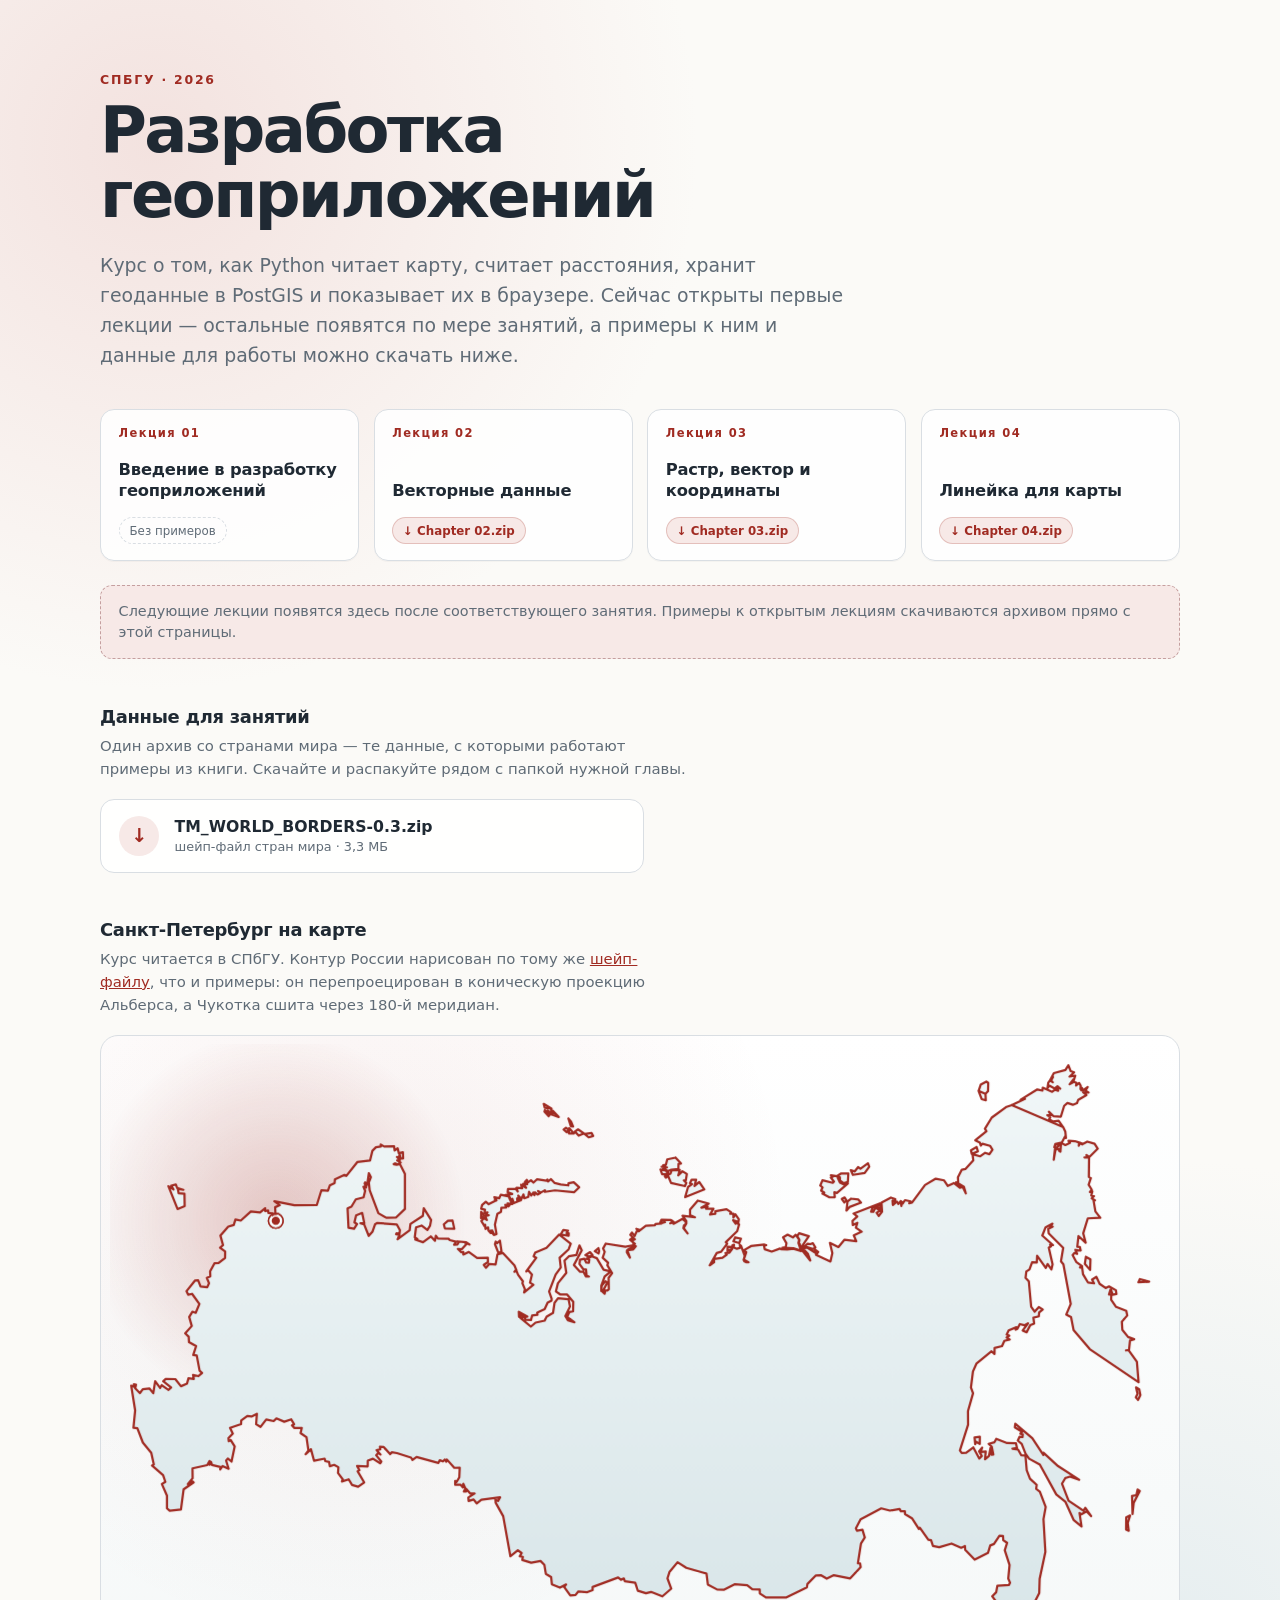
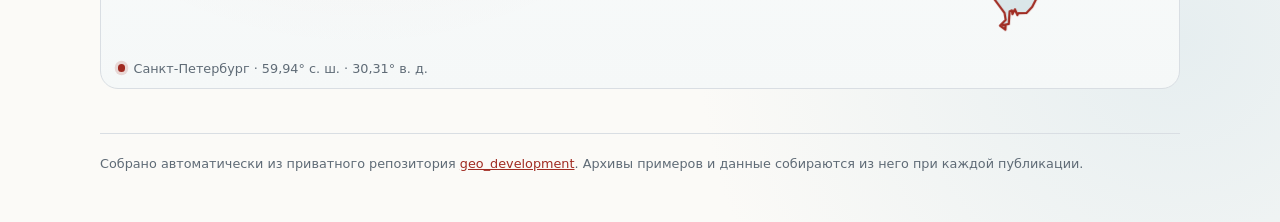
<file: index.html>
<!doctype html>
<html lang="ru">
<head>
  <meta charset="utf-8">
  <meta name="viewport" content="width=device-width, initial-scale=1">
  <title>Разработка геоприложений — презентации</title>
  <style>
    :root {
      color-scheme: light;
      --ink: #1f2933;
      --muted: #5f6b76;
      --line: #d9dee3;
      --accent: #a02b22;
      --accent-soft: #f7e9e7;
      --paper: #fbfaf7;
      --card: #ffffff;
    }
    * { box-sizing: border-box; }
    body {
      margin: 0;
      min-height: 100vh;
      font-family: ui-sans-serif, system-ui, -apple-system, "Segoe UI", Roboto, sans-serif;
      color: var(--ink);
      background:
        radial-gradient(circle at 12% 8%, #f3e2df 0, transparent 34rem),
        radial-gradient(circle at 92% 90%, #e6eef0 0, transparent 30rem),
        var(--paper);
    }
    main {
      width: min(1080px, calc(100% - 2.5rem));
      margin: 0 auto;
      padding: 4.5rem 0 3rem;
    }
    .kicker {
      margin: 0 0 .7rem;
      font-size: .78rem;
      font-weight: 700;
      letter-spacing: .14em;
      text-transform: uppercase;
      color: var(--accent);
    }
    h1 {
      margin: 0;
      max-width: 18ch;
      font-size: clamp(2.1rem, 5vw, 4rem);
      line-height: 1.02;
      letter-spacing: -.04em;
    }
    .lead {
      max-width: 62ch;
      margin: 1.3rem 0 0;
      font-size: clamp(1rem, 1.6vw, 1.18rem);
      line-height: 1.6;
      color: var(--muted);
    }
    .grid {
      display: grid;
      grid-template-columns: repeat(auto-fit, minmax(250px, 1fr));
      gap: .9rem;
      margin-top: 2.4rem;
    }
    .card {
      display: flex;
      flex-direction: column;
      min-height: 8.5rem;
      padding: 1.05rem 1.1rem 1rem;
      background: color-mix(in srgb, var(--card) 88%, transparent);
      border: 1px solid var(--line);
      border-radius: 14px;
      box-shadow: 0 1px 0 rgba(31, 41, 51, .03);
      transition: transform .18s ease, border-color .18s ease, box-shadow .18s ease;
    }
    .card:hover, .card:focus-within {
      transform: translateY(-2px);
      border-color: color-mix(in srgb, var(--accent) 45%, var(--line));
      box-shadow: 0 8px 24px rgba(31, 41, 51, .08);
      outline: none;
    }
    .card-link {
      display: flex;
      flex: 1;
      flex-direction: column;
      text-decoration: none;
      color: inherit;
    }
    .card-link:focus-visible {
      outline: 2px solid color-mix(in srgb, var(--accent) 55%, transparent);
      outline-offset: 4px;
      border-radius: 6px;
    }
    .num {
      font-size: .72rem;
      font-weight: 700;
      letter-spacing: .12em;
      color: var(--accent);
    }
    .name {
      margin-top: auto;
      padding-top: 1.2rem;
      font-size: 1.02rem;
      font-weight: 650;
      line-height: 1.28;
      letter-spacing: -.012em;
    }
    .chips {
      display: flex;
      flex-wrap: wrap;
      gap: .4rem;
      margin-top: 1rem;
    }
    .chip {
      display: inline-flex;
      align-items: center;
      gap: .3rem;
      padding: .34rem .62rem;
      font-size: .74rem;
      font-weight: 650;
      line-height: 1.2;
      text-decoration: none;
      color: var(--accent);
      background: var(--accent-soft);
      border: 1px solid color-mix(in srgb, var(--accent) 22%, transparent);
      border-radius: 999px;
      transition: background .15s ease, border-color .15s ease, color .15s ease;
    }
    .chip:hover, .chip:focus-visible {
      color: #fff;
      background: var(--accent);
      border-color: var(--accent);
      outline: none;
    }
    .chip--none {
      color: var(--muted);
      background: transparent;
      border-color: var(--line);
      border-style: dashed;
      font-weight: 500;
    }
    .chip--none:hover {
      color: var(--muted);
      background: transparent;
      border-color: var(--line);
    }
    .release-note {
      margin: 1.5rem 0 0;
      padding: .9rem 1.1rem;
      font-size: .9rem;
      line-height: 1.5;
      color: var(--muted);
      background: var(--accent-soft);
      border: 1px dashed color-mix(in srgb, var(--accent) 35%, var(--line));
      border-radius: 12px;
    }
    .panel { margin-top: 2.9rem; }
    .panel-title {
      margin: 0;
      font-size: 1.12rem;
      font-weight: 700;
      letter-spacing: -.015em;
    }
    .panel-lead {
      max-width: 62ch;
      margin: .5rem 0 1.1rem;
      font-size: .93rem;
      line-height: 1.55;
      color: var(--muted);
    }
    .panel-lead code {
      padding: .08em .35em;
      font-size: .88em;
      background: color-mix(in srgb, var(--ink) 6%, transparent);
      border-radius: 5px;
    }
    .panel-lead a { color: var(--accent); }
    .download {
      display: flex;
      gap: .95rem;
      align-items: center;
      max-width: 34rem;
      padding: 1rem 1.15rem;
      text-decoration: none;
      color: inherit;
      background: color-mix(in srgb, var(--card) 92%, transparent);
      border: 1px solid var(--line);
      border-radius: 14px;
      transition: transform .18s ease, border-color .18s ease, box-shadow .18s ease;
    }
    .download:hover, .download:focus-visible {
      transform: translateY(-2px);
      border-color: color-mix(in srgb, var(--accent) 45%, var(--line));
      box-shadow: 0 8px 24px rgba(31, 41, 51, .08);
      outline: none;
    }
    .download-icon {
      display: grid;
      flex: none;
      place-items: center;
      width: 2.5rem;
      height: 2.5rem;
      font-size: 1.2rem;
      font-weight: 700;
      color: var(--accent);
      background: var(--accent-soft);
      border-radius: 50%;
    }
    .download-name {
      display: block;
      font-size: .98rem;
      font-weight: 650;
      overflow-wrap: anywhere;
    }
    .download-meta {
      display: block;
      margin-top: .18rem;
      font-size: .8rem;
      color: var(--muted);
    }

    /* Карта России внизу страницы: контур рисуется, точка СПб пульсирует. */
    .map-frame {
      margin-top: .2rem;
      padding: .55rem;
      overflow: hidden;
      background:
        radial-gradient(circle at 24% 28%, rgba(160, 43, 34, .07), transparent 46%),
        linear-gradient(180deg, #ffffff, #f5f8f8);
      border: 1px solid var(--line);
      border-radius: 18px;
    }
    .geo-map {
      display: block;
      width: 100%;
      height: auto;
      font-family: inherit;
    }
    .geo-map__shape {
      fill: url(#ru-fill);
      fill-opacity: 0;
      stroke: var(--accent);
      stroke-width: 2.1;
      stroke-linejoin: round;
      stroke-linecap: round;
      stroke-dasharray: 1;
      stroke-dashoffset: 1;
      animation:
        map-draw 3s cubic-bezier(.45, .05, .2, 1) .2s forwards,
        map-fill 1.2s ease 2.1s forwards;
    }
    .geo-map__glow {
      opacity: 0;
      transform-box: fill-box;
      transform-origin: center;
      animation:
        glow-in 1.4s ease 2.4s forwards,
        glow-breathe 5s ease-in-out 3.8s infinite;
    }
    .geo-map__pin { opacity: 0; animation: pin-in .5s ease 2.7s forwards; }
    .pin-ring {
      fill: none;
      stroke: var(--accent);
      stroke-width: 1.3;
      transform-box: fill-box;
      transform-origin: center;
      animation: pin-ping 3.2s ease-out 3s infinite;
    }
    .pin-ring--2 { animation-delay: 4.6s; }
    .pin-dot {
      fill: var(--accent);
      stroke: #fff;
      stroke-width: 1.4;
    }
    .map-caption {
      display: flex;
      gap: .5rem;
      align-items: center;
      margin: .6rem .5rem .2rem;
      font-size: .8rem;
      color: var(--muted);
    }
    .map-caption-dot {
      flex: none;
      width: .48rem;
      height: .48rem;
      background: var(--accent);
      border-radius: 50%;
      box-shadow: 0 0 0 .2rem rgba(160, 43, 34, .16);
    }
    @keyframes map-draw { to { stroke-dashoffset: 0; } }
    @keyframes map-fill { to { fill-opacity: 1; } }
    @keyframes glow-in { to { opacity: 1; } }
    @keyframes glow-breathe {
      0%, 100% { opacity: .55; transform: scale(.94); }
      50% { opacity: 1; transform: scale(1.04); }
    }
    @keyframes pin-in { to { opacity: 1; } }
    @keyframes pin-ping {
      0% { transform: scale(.5); opacity: .9; }
      65% { transform: scale(4.4); opacity: 0; }
      100% { transform: scale(4.4); opacity: 0; }
    }
    @media (prefers-reduced-motion: reduce) {
      .geo-map__shape {
        animation: none;
        fill-opacity: 1;
        stroke-dashoffset: 0;
      }
      .geo-map__glow { animation: none; opacity: .8; }
      .geo-map__pin { animation: none; opacity: 1; }
      .pin-ring { animation: none; opacity: 0; }
      .card, .download, .chip { transition: none; }
    }
    footer {
      margin-top: 2.8rem;
      padding-top: 1.2rem;
      border-top: 1px solid var(--line);
      font-size: .8rem;
      line-height: 1.6;
      color: var(--muted);
    }
    footer a { color: var(--accent); }
    @media (max-width: 520px) {
      main { padding-top: 2.8rem; }
      .grid { grid-template-columns: 1fr; }
    }
  </style>
</head>
<body>
  <main>
    <p class="kicker">СПбГУ · 2026</p>
    <h1>Разработка геоприложений</h1>
    <p class="lead">
      Курс о том, как Python читает карту, считает расстояния,
      хранит геоданные в PostGIS и показывает их в браузере.
      Сейчас открыты первые лекции — остальные появятся по мере занятий,
      а примеры к ним и данные для работы можно скачать ниже.
    </p>

    <div class="grid" aria-label="Лекции">
      <article class="card">
        <a class="card-link" href="./1_introduction/">
          <span class="num">Лекция 01</span>
          <span class="name">Введение в разработку геоприложений</span>
        </a>
        <div class="chips">
          <span class="chip chip--none">Без примеров</span>
        </div>
      </article>
      <article class="card">
        <a class="card-link" href="./2_vector_data/">
          <span class="num">Лекция 02</span>
          <span class="name">Векторные данные</span>
        </a>
        <div class="chips">
          <a class="chip" href="./examples/Chapter%2002.zip" download title="Скачать примеры: Chapter 02">↓ Chapter 02.zip</a>
        </div>
      </article>
      <article class="card">
        <a class="card-link" href="./3_raster_work/">
          <span class="num">Лекция 03</span>
          <span class="name">Растр, вектор и координаты</span>
        </a>
        <div class="chips">
          <a class="chip" href="./examples/Chapter%2003.zip" download title="Скачать примеры: Chapter 03">↓ Chapter 03.zip</a>
        </div>
      </article>
      <article class="card">
        <a class="card-link" href="./4_geo_operations/">
          <span class="num">Лекция 04</span>
          <span class="name">Линейка для карты</span>
        </a>
        <div class="chips">
          <a class="chip" href="./examples/Chapter%2004.zip" download title="Скачать примеры: Chapter 04">↓ Chapter 04.zip</a>
        </div>
      </article>
    </div>

    <p class="release-note">
Следующие лекции появятся здесь после соответствующего занятия. Примеры к открытым лекциям скачиваются архивом прямо с этой страницы.
    </p>

    <section class="panel" aria-labelledby="data-title">
      <h2 class="panel-title" id="data-title">Данные для занятий</h2>
      <p class="panel-lead">
        Один архив со странами мира — те данные, с которыми работают примеры
        из книги. Скачайте и распакуйте рядом с папкой нужной главы.
      </p>
      <a class="download" href="./data/TM_WORLD_BORDERS-0.3.zip" download>
        <span class="download-icon" aria-hidden="true">↓</span>
        <span class="download-body">
          <span class="download-name">TM_WORLD_BORDERS-0.3.zip</span>
          <span class="download-meta">шейп-файл стран мира · 3,3 МБ</span>
        </span>
      </a>
    </section>

    <section class="panel" aria-labelledby="map-title">
      <h2 class="panel-title" id="map-title">Санкт-Петербург на карте</h2>
      <p class="panel-lead">
        Курс читается в СПбГУ. Контур России нарисован по тому же
        <a href="./data/TM_WORLD_BORDERS-0.3.zip">шейп-файлу</a>, что и примеры:
        он перепроецирован в коническую проекцию Альберса, а Чукотка сшита
        через 180-й меридиан.
      </p>
      <div class="map-frame">
        <svg class="geo-map" viewBox="0 0 1000 572" role="img" aria-label="Контур России и отметка Санкт-Петербурга">
          <defs>
            <linearGradient id="ru-fill" x1="0" y1="0" x2="0" y2="1">
              <stop offset="0" stop-color="#f1f7f8"/>
              <stop offset="1" stop-color="#d9e6e9"/>
            </linearGradient>
            <radialGradient id="ru-glow">
              <stop offset="0" stop-color="#a02b22" stop-opacity=".22"/>
              <stop offset="1" stop-color="#a02b22" stop-opacity="0"/>
            </radialGradient>
          </defs>
          <ellipse class="geo-map__glow" cx="156.3" cy="166.7" rx="180" ry="180" fill="url(#ru-glow)"/>
          <path class="geo-map__shape" pathLength="1" d="M958.3 446.4L962.0 444.6L959.8 451.7L960.7 459.0L958.2 457.9L958.3 446.4ZM971.1 421.5L965.4 432.7L964.3 443.2L963.8 426.2L967.9 425.4L969.1 420.0L971.1 421.5ZM971.7 331.0L969.5 335.7L967.4 333.3L969.0 329.9L967.6 323.8L970.6 325.6L971.7 331.0ZM820.3 370.3L820.2 377.2L816.9 375.2L815.9 377.4L815.3 371.1L820.3 370.3ZM70.2 141.1L70.4 152.8L63.7 155.6L55.1 134.1L59.9 137.1L57.8 133.5L62.1 132.5L63.3 135.7L69.2 137.5L63.9 136.4L64.7 140.7L70.2 141.1ZM969.8 224.7L971.2 221.7L980.0 224.1L969.8 224.7ZM920.3 200.7L924.6 203.0L924.3 213.1L919.3 207.4L920.3 200.7ZM386.7 253.4L390.1 256.4L388.9 258.7L387.8 258.5L386.7 253.4ZM850.4 57.6L862.8 51.8L858.7 52.5L874.5 42.8L879.3 43.9L879.6 41.1L888.5 45.1L891.1 43.1L894.2 44.0L892.6 41.0L896.1 42.1L893.5 39.8L890.9 42.0L885.9 39.3L884.1 41.6L884.8 36.5L886.5 34.3L889.1 36.1L887.4 34.4L889.3 31.1L886.8 33.5L890.1 27.4L901.0 24.5L903.8 20.0L906.0 25.6L909.2 26.7L904.9 30.7L910.3 29.8L908.7 34.9L908.6 33.3L905.0 37.9L909.0 35.6L911.5 36.7L911.0 39.2L913.9 36.7L915.4 39.2L915.2 42.5L916.0 43.7L916.6 41.4L917.7 43.6L922.0 40.5L919.9 43.9L922.8 45.8L917.7 45.5L920.8 48.1L913.1 52.6L911.9 55.8L908.0 57.3L902.9 55.6L899.8 58.3L896.7 68.5L889.7 68.0L885.4 63.9L887.5 67.0L883.9 67.1L886.8 69.0L885.7 70.9L889.4 73.1L894.6 72.4L898.9 78.4L850.4 57.6ZM324.7 174.2L315.8 173.9L314.8 170.1L318.7 166.6L323.0 166.4L324.7 174.2ZM804.3 134.4L804.0 134.5L802.1 135.0L798.4 132.4L798.0 130.3L799.1 131.6L804.3 134.4ZM817.2 97.1L818.5 101.2L812.7 103.7L811.9 100.3L817.2 97.1ZM367.7 185.4L369.2 195.4L366.4 197.3L363.0 188.7L363.8 186.3L365.0 187.8L367.7 185.4ZM350.0 158.3L352.9 161.6L349.9 164.2L350.0 158.3ZM819.1 44.2L825.6 47.0L825.9 53.1L822.0 51.9L819.1 44.2ZM821.1 38.3L826.4 35.4L828.2 36.6L828.0 44.5L825.6 47.0L819.1 44.2L821.1 38.3ZM451.8 200.6L448.3 199.0L452.7 196.3L455.1 199.1L451.8 200.6ZM657.9 188.3L660.6 188.7L662.8 187.8L665.2 191.9L662.6 193.3L656.1 191.0L652.9 192.5L657.9 188.3ZM460.7 197.5L457.2 195.4L460.6 192.5L461.3 195.3L460.7 197.5ZM376.8 145.8L379.3 150.9L374.8 150.3L377.0 151.7L375.8 153.1L372.8 151.7L373.6 154.2L369.1 154.4L368.7 158.2L365.3 160.1L363.0 170.4L364.5 179.2L362.6 179.9L361.0 177.1L362.0 180.1L360.0 177.4L360.6 175.9L358.8 176.0L359.7 176.6L359.8 178.0L359.0 178.2L356.9 176.0L356.6 172.9L354.1 174.3L353.8 170.3L353.4 172.2L350.2 166.9L352.6 164.2L355.4 165.9L353.8 162.3L357.2 161.5L354.2 162.0L356.0 158.8L353.2 159.3L353.6 156.3L350.0 155.4L350.9 151.8L354.4 148.8L357.1 151.0L363.7 147.6L362.9 146.3L364.5 147.4L362.5 144.4L367.0 145.5L368.5 142.1L376.2 143.8L376.8 145.8ZM431.9 176.0L430.6 178.4L431.3 179.0L432.6 178.5L432.5 180.9L425.1 179.6L427.5 175.3L431.9 176.0ZM649.9 178.4L659.0 181.3L652.1 191.3L652.4 193.1L651.2 192.2L650.4 188.5L649.4 187.4L650.1 185.7L650.1 184.5L648.1 181.1L649.9 178.4ZM639.0 179.8L644.0 182.4L646.7 179.9L649.9 184.5L649.2 187.6L651.6 194.8L644.4 192.5L634.1 192.0L637.2 191.6L637.9 187.9L634.7 182.3L639.0 179.8ZM698.8 145.8L705.7 146.7L708.2 149.6L697.4 153.7L694.5 157.0L695.5 148.4L698.8 145.8ZM694.4 147.3L692.5 149.5L690.1 146.1L692.8 144.7L694.4 147.3ZM589.5 182.5L595.0 183.5L593.4 187.7L587.9 186.1L589.5 182.5ZM702.3 120.1L705.5 116.1L707.7 117.6L714.8 112.5L716.0 115.7L711.7 121.7L700.6 123.4L698.6 119.0L702.3 120.1ZM671.9 128.4L681.6 130.9L682.7 129.8L679.7 125.9L681.8 125.0L679.8 123.7L685.6 124.6L689.6 122.0L696.3 122.0L695.8 130.1L691.9 131.3L688.4 128.8L688.3 125.5L686.3 126.3L688.4 130.7L691.4 132.2L695.8 131.6L685.5 140.5L683.1 139.7L683.5 144.4L678.5 144.6L671.9 141.1L673.6 140.1L670.6 138.2L672.0 135.2L669.8 133.5L671.9 128.4ZM437.3 130.3L442.4 135.1L437.8 139.7L419.6 138.0L410.1 139.4L410.1 137.9L406.4 140.0L403.7 138.6L405.6 140.7L403.2 141.9L400.9 139.9L400.3 142.6L399.3 140.0L397.3 142.9L395.2 139.4L394.5 144.1L390.7 145.5L389.9 141.8L387.4 147.4L387.3 145.4L385.0 143.0L386.7 147.7L384.9 148.2L383.9 145.5L384.2 148.7L380.8 150.1L379.5 146.0L378.5 147.5L376.5 143.7L373.0 142.3L379.3 141.4L375.0 139.8L375.3 136.8L382.5 136.4L384.5 139.1L383.3 135.6L388.7 136.1L387.7 132.7L392.4 135.6L389.7 131.8L393.4 132.3L391.3 130.0L393.1 128.1L393.7 130.7L397.0 128.5L399.3 130.7L402.6 127.6L411.7 129.0L412.5 127.7L413.1 129.6L415.8 127.4L419.4 131.1L425.1 132.5L432.2 133.3L432.4 131.2L437.3 130.3ZM554.3 147.7L564.6 150.5L557.7 154.3L563.6 153.3L562.2 155.4L569.1 155.3L565.9 160.8L570.9 160.0L570.9 157.6L581.4 155.8L585.7 158.6L584.9 160.1L587.9 160.0L587.9 163.6L589.7 160.5L593.0 165.2L592.4 169.3L592.5 167.7L587.6 166.2L590.0 169.5L591.2 168.0L591.8 169.4L593.3 170.0L591.5 176.5L580.7 186.9L582.0 188.3L576.3 195.9L572.2 197.1L565.5 208.7L569.7 205.8L569.6 202.8L577.6 201.6L581.6 198.6L580.4 197.0L584.1 196.9L586.7 193.2L582.3 195.1L582.5 191.1L586.8 191.3L587.1 189.7L588.5 189.2L588.1 191.7L591.2 193.1L594.3 192.1L593.9 189.3L595.2 190.4L598.6 199.9L597.5 203.6L598.2 205.0L600.2 205.8L602.2 205.8L597.7 203.3L600.0 196.3L597.4 194.7L604.5 190.5L617.1 189.1L618.8 189.7L616.8 190.4L617.4 193.5L624.0 195.7L631.9 192.8L632.9 193.5L638.6 193.8L644.5 193.1L651.6 195.3L652.2 193.9L660.4 204.2L658.2 197.9L653.3 192.8L657.2 191.9L665.3 197.0L664.5 193.6L667.9 196.1L665.8 198.8L679.4 205.1L681.2 197.1L678.9 187.6L686.9 191.5L692.7 184.5L703.8 186.0L701.4 180.4L708.9 177.0L703.4 173.3L704.8 168.6L700.5 170.7L700.2 166.8L704.7 162.6L701.2 159.9L726.1 150.3L719.2 154.3L717.7 158.1L719.9 158.2L721.0 155.8L726.7 150.5L727.3 157.8L726.2 153.9L725.6 155.5L724.1 154.2L722.9 154.6L726.1 157.4L722.9 159.1L725.0 162.1L728.1 158.1L727.5 149.5L736.4 144.8L740.6 146.2L740.3 148.4L738.0 147.8L738.3 151.7L742.1 148.6L743.5 150.8L745.7 148.1L746.3 152.8L746.9 148.9L747.6 150.4L749.7 147.2L755.0 148.4L753.7 150.1L756.4 149.4L768.6 132.9L778.7 127.0L786.6 128.6L790.1 133.8L795.8 131.1L801.4 135.5L804.1 134.8L807.1 140.8L805.3 134.7L799.9 131.3L799.6 125.7L803.3 118.5L806.6 117.9L814.1 109.7L813.4 103.9L820.7 105.9L825.3 102.6L829.3 103.9L832.2 99.7L829.9 96.0L822.7 94.0L821.2 95.8L820.3 92.9L816.0 90.8L826.5 82.2L825.1 79.9L831.5 69.4L845.5 59.2L850.4 57.6L898.9 78.4L900.9 82.6L901.5 88.7L900.7 87.0L897.7 92.7L891.5 94.2L890.5 97.4L892.3 94.2L895.8 94.7L891.1 99.3L890.0 109.1L891.7 99.5L894.9 98.9L895.2 100.7L895.6 101.2L896.3 101.5L896.9 93.1L900.9 95.3L905.3 93.2L903.9 91.3L909.9 91.6L913.9 92.8L913.6 95.9L914.6 93.4L916.9 94.6L914.5 93.0L917.7 94.1L921.6 92.0L928.5 94.0L931.5 98.7L923.5 106.6L920.8 104.6L921.5 106.7L918.9 106.9L923.3 107.0L923.1 125.4L925.0 126.4L922.9 132.7L925.8 137.3L924.1 139.5L926.4 138.9L925.4 142.8L927.9 143.5L925.8 145.6L928.9 147.3L927.4 146.8L929.3 157.9L933.9 163.8L922.1 164.4L917.8 178.5L920.1 187.4L913.3 181.1L912.2 191.1L914.6 191.3L915.4 194.8L910.4 194.1L912.0 197.9L909.6 197.0L907.8 199.1L911.2 205.5L916.8 209.6L914.7 210.7L916.8 211.0L917.6 217.1L922.2 224.8L928.0 225.7L926.1 222.2L930.2 219.6L933.3 226.2L938.9 230.1L942.1 228.6L948.6 232.2L949.1 235.7L945.5 236.5L943.7 231.0L942.1 236.2L944.3 236.3L944.1 241.1L948.8 247.9L958.4 251.6L959.3 256.0L954.2 261.9L954.7 269.6L960.1 276.3L965.8 278.4L961.9 279.6L961.0 288.4L958.1 288.9L960.6 288.8L968.4 299.6L970.0 318.9L924.0 287.8L908.7 269.8L906.3 257.5L901.8 255.1L906.0 245.1L899.1 207.8L896.8 204.9L898.9 192.2L885.2 178.5L884.8 174.4L889.0 172.2L886.7 172.0L888.8 169.4L882.3 172.8L879.2 180.7L889.3 189.6L886.5 189.3L887.4 190.8L885.3 191.9L888.9 207.9L887.8 212.6L884.2 207.4L882.5 211.2L874.3 199.6L874.0 206.1L869.6 205.8L867.1 212.6L864.1 214.5L863.4 220.6L866.5 223.8L868.7 247.8L872.0 252.4L875.9 248.0L879.6 250.3L876.2 253.1L875.9 256.8L870.8 258.1L871.5 263.6L867.9 265.0L864.4 271.8L860.7 270.2L865.7 263.4L862.3 265.2L858.0 264.1L855.7 268.6L854.1 269.3L854.7 267.1L847.5 270.0L845.6 274.0L848.1 275.0L845.5 276.8L848.5 278.7L843.4 279.9L841.2 284.9L834.2 286.7L834.1 292.3L831.3 289.8L817.2 301.2L813.8 308.8L811.9 323.9L813.9 329.3L809.1 346.2L809.2 359.1L801.5 383.3L803.2 385.6L807.4 385.5L814.1 380.4L819.8 390.9L822.1 388.5L819.6 384.0L822.5 380.6L821.1 384.7L825.9 384.2L825.2 391.5L828.9 388.5L830.3 381.0L831.3 387.3L833.0 387.0L831.5 379.7L828.6 377.1L834.1 375.5L835.8 372.3L846.0 376.3L854.4 376.5L855.3 380.9L851.0 381.7L856.4 382.5L859.3 387.7L863.3 388.1L864.5 401.9L867.6 409.9L873.9 415.7L873.4 419.5L876.9 422.3L882.4 436.6L880.3 448.1L882.1 478.9L876.7 504.4L876.3 517.7L869.7 530.8L864.2 536.6L856.5 536.8L855.7 538.6L853.4 533.1L851.1 537.6L850.6 534.2L848.4 535.1L847.6 546.9L842.1 548.0L844.6 548.8L844.4 552.3L839.3 548.5L844.7 543.1L843.6 536.5L831.9 520.8L835.7 517.0L836.8 510.9L847.8 510.1L848.8 508.0L847.1 504.1L848.3 491.3L843.8 477.4L846.0 470.4L842.4 467.9L842.1 463.9L838.8 463.8L833.6 471.5L830.1 472.9L828.0 479.9L815.4 486.3L806.5 477.1L806.2 473.4L802.7 475.1L793.6 471.1L782.0 474.5L776.1 473.4L774.3 468.0L771.7 467.4L763.7 456.1L762.8 457.3L756.3 447.3L749.7 443.3L749.6 440.7L745.8 440.6L744.6 438.5L735.5 440.0L727.3 437.9L707.8 448.2L703.4 456.8L704.4 459.0L709.6 458.1L711.8 465.4L708.2 471.0L705.3 489.7L707.4 489.9L707.9 493.3L698.0 504.0L682.6 500.9L675.9 504.2L670.3 500.9L665.7 501.1L657.7 509.2L657.2 512.3L637.9 521.9L618.6 522.0L612.8 518.1L612.7 514.5L605.7 514.2L600.9 510.4L589.4 509.4L579.2 514.6L572.5 514.4L563.8 509.7L562.5 499.4L543.5 494.0L535.2 488.7L527.7 497.7L525.7 503.9L529.3 513.6L520.9 520.9L510.2 516.7L505.4 517.9L497.8 515.6L495.3 508.0L485.5 506.7L484.6 504.0L481.8 505.2L479.2 503.1L455.1 512.0L455.1 514.9L450.1 516.9L441.7 516.2L439.0 519.6L434.1 520.1L428.3 512.0L430.1 509.6L424.3 512.7L416.7 509.5L416.0 502.7L411.0 499.6L409.6 491.1L406.0 487.5L397.2 489.2L388.8 486.6L389.3 483.6L386.4 483.0L388.2 480.1L384.6 477.4L377.6 483.1L370.8 445.3L363.7 432.6L363.5 429.9L365.9 430.9L367.9 427.4L350.2 429.7L345.8 433.2L342.9 429.5L338.2 430.9L337.9 427.6L343.8 423.9L339.8 423.9L335.9 419.5L335.8 422.1L333.7 422.0L335.2 419.2L333.2 414.7L332.9 418.3L330.5 415.5L325.5 415.6L325.5 412.0L326.9 412.9L329.4 408.6L329.8 399.6L324.7 399.7L317.7 391.8L317.1 393.9L315.7 391.9L314.0 393.6L311.0 392.5L309.7 395.1L289.1 389.4L285.2 392.2L283.9 390.0L270.6 385.8L265.7 385.0L264.2 386.8L258.0 380.0L254.5 379.7L254.9 382.1L251.4 383.0L255.1 387.1L252.8 385.7L251.0 387.8L255.9 393.8L254.9 395.4L248.0 391.1L243.1 392.8L243.0 398.3L233.0 397.9L235.2 401.9L233.5 402.9L239.7 413.4L234.0 417.5L228.3 415.8L225.1 410.5L218.7 412.5L219.5 410.5L215.0 404.6L215.4 399.1L211.4 396.9L207.3 398.2L206.6 394.1L203.0 393.3L202.4 391.0L192.4 392.9L189.5 382.1L184.4 386.8L187.1 383.3L185.3 370.9L179.7 366.9L180.8 362.1L173.9 362.1L171.6 359.7L173.6 358.6L170.9 353.9L164.3 356.2L156.9 353.1L154.3 355.6L147.3 354.1L141.9 361.1L137.8 358.6L138.5 348.7L133.4 351.3L129.5 350.7L123.7 355.0L123.6 358.5L113.2 362.0L115.8 367.3L111.7 371.7L112.0 374.5L113.8 373.4L117.6 379.5L114.6 393.8L111.1 390.9L109.5 392.9L111.9 400.6L106.2 398.0L103.9 401.1L104.1 398.8L96.2 397.0L95.3 394.1L93.9 396.8L94.5 394.2L93.9 393.2L91.7 397.1L77.8 400.2L77.9 409.5L73.4 414.9L77.7 412.4L78.9 413.4L69.4 420.0L66.9 439.0L56.3 440.2L53.7 437.9L53.7 425.9L48.9 414.9L52.2 412.9L50.1 406.6L39.6 397.5L41.3 396.5L38.9 385.5L31.0 375.9L25.8 362.3L22.1 361.8L23.7 345.5L20.0 322.2L23.5 323.6L22.4 320.9L24.5 321.3L23.8 324.8L28.2 329.2L30.9 325.5L37.1 324.8L40.8 329.3L42.6 318.0L47.3 324.3L48.8 321.7L55.2 326.2L57.6 323.9L50.2 318.0L52.5 315.9L61.6 316.0L66.9 322.7L72.6 320.3L74.0 315.2L79.0 315.8L78.3 312.1L83.4 313.2L86.8 310.2L84.5 308.1L81.8 293.7L78.5 293.2L81.2 284.9L74.5 281.2L74.2 276.0L70.9 272.8L77.1 265.9L74.7 257.4L77.7 252.4L80.8 253.5L84.3 245.1L77.4 235.6L73.7 236.4L72.1 233.1L80.3 222.9L83.1 222.7L85.4 228.7L91.7 229.4L93.4 225.6L91.3 220.5L94.6 219.0L94.4 214.4L98.5 206.8L102.4 206.6L108.5 201.7L108.6 195.7L103.8 192.1L106.6 189.6L104.1 180.6L111.5 172.2L116.7 170.6L118.3 165.5L123.3 166.5L132.8 157.9L141.5 158.8L146.3 154.8L146.4 157.6L149.1 157.0L149.4 159.4L153.2 159.9L154.9 166.4L156.4 166.2L155.7 153.9L160.1 152.0L155.0 148.3L173.9 152.0L195.0 151.9L199.4 137.8L205.5 138.3L207.3 133.3L211.8 131.1L212.1 127.6L221.1 123.4L222.8 124.4L233.2 111.3L245.2 109.9L247.5 100.6L250.8 97.3L255.4 96.7L255.3 94.7L258.5 96.6L267.9 96.4L268.4 100.3L271.3 98.4L272.4 103.0L276.2 102.0L276.4 107.9L274.1 108.0L273.2 104.3L272.3 107.0L270.6 106.5L273.3 109.4L270.8 109.8L274.1 111.7L271.5 113.5L268.9 112.5L267.5 113.3L270.4 113.8L271.6 113.7L273.3 112.9L278.1 122.5L278.1 155.6L269.6 163.7L260.5 163.8L253.1 159.6L244.9 137.9L244.1 130.6L246.0 125.6L244.1 121.8L242.6 132.0L240.6 130.5L242.1 131.9L242.0 133.8L241.4 132.1L240.1 131.3L241.5 135.4L239.0 134.5L240.6 138.5L239.1 144.6L231.8 146.5L227.7 153.3L224.0 154.9L224.9 173.2L230.2 174.1L233.0 169.8L230.5 168.2L232.1 161.5L237.8 159.3L239.8 168.9L236.2 169.1L239.6 170.0L244.0 180.9L247.6 176.8L249.9 170.1L251.8 168.8L270.4 170.1L273.4 175.5L273.0 178.8L270.2 178.5L269.8 179.3L273.0 180.0L271.2 184.1L282.6 175.7L283.3 169.7L295.0 162.1L295.9 154.9L302.8 166.0L301.8 171.4L299.3 175.3L293.8 171.2L288.6 172.9L287.4 182.3L289.9 184.0L287.9 184.4L295.2 186.9L302.5 181.4L306.5 185.5L307.3 180.7L309.2 183.5L319.4 183.7L320.4 184.9L326.4 186.4L324.5 189.2L327.7 189.0L328.9 186.8L327.2 186.1L335.9 187.0L339.1 189.1L334.7 187.1L335.9 188.9L331.8 193.5L328.0 193.2L331.3 196.4L333.2 196.2L333.2 198.6L338.4 196.1L346.2 201.7L356.3 201.5L356.4 205.7L352.5 208.3L354.5 211.0L357.5 207.5L363.6 207.9L365.4 198.4L370.4 197.0L381.4 208.7L383.3 213.4L382.5 213.3L381.4 214.8L383.4 214.0L384.8 217.6L389.4 223.8L388.9 225.6L391.3 231.3L390.5 234.3L399.3 227.0L396.1 225.1L397.9 217.5L394.2 213.3L392.6 214.4L402.0 201.6L399.5 200.2L400.9 196.8L411.6 192.2L423.5 179.7L434.5 188.3L432.5 193.6L424.0 201.5L425.1 210.7L420.3 217.3L414.1 233.4L416.5 240.1L416.4 241.9L412.7 243.9L409.9 249.9L402.9 253.2L403.1 255.3L398.1 256.0L397.0 260.3L392.1 260.1L390.8 257.8L393.6 257.1L385.5 252.5L385.7 257.1L396.9 266.5L401.3 262.7L409.9 260.8L411.8 257.0L417.8 253.5L419.2 244.1L422.5 239.8L432.4 240.6L433.8 247.5L429.4 256.6L431.8 260.5L438.0 262.4L431.1 257.4L433.3 252.7L436.7 252.1L436.9 243.1L431.1 236.3L424.5 236.1L420.5 233.3L422.4 225.6L430.3 215.8L428.6 204.3L432.7 200.2L439.8 198.9L442.7 189.9L444.9 194.6L437.5 208.4L443.1 214.7L446.3 214.5L448.7 219.2L451.7 219.3L449.5 218.5L448.9 212.5L446.6 212.7L442.7 207.5L443.2 203.4L447.3 202.5L449.1 206.1L451.6 206.3L452.0 203.4L449.4 202.5L454.5 200.3L459.1 202.0L465.5 212.9L472.3 214.5L466.5 219.3L463.3 228.0L463.3 233.0L463.7 227.9L467.2 223.7L469.0 225.0L464.5 233.6L466.5 235.5L466.8 233.8L466.4 232.1L469.0 232.5L470.4 231.2L470.2 220.5L473.5 216.1L469.0 208.6L469.7 206.2L464.6 201.5L466.5 196.0L465.0 192.8L467.5 188.2L486.0 191.2L492.6 189.9L493.2 191.5L489.2 193.3L487.5 194.7L487.4 196.4L490.3 201.4L487.9 194.5L493.4 193.8L495.9 190.6L494.4 191.1L493.6 188.4L495.1 188.5L490.4 184.5L492.7 182.7L493.3 184.8L495.0 184.2L490.7 179.9L492.2 177.8L494.8 181.0L496.7 176.5L499.0 176.5L496.4 174.3L499.9 175.6L505.3 171.4L513.9 170.9L514.4 169.7L520.3 169.2L523.4 168.0L518.9 168.2L520.0 165.8L529.0 165.9L530.6 166.9L528.3 169.1L531.7 167.8L531.4 169.5L539.8 164.9L543.1 167.6L542.8 170.0L541.2 171.2L540.7 173.7L544.7 178.6L541.0 173.6L543.5 169.4L543.5 167.0L539.9 162.0L551.7 163.4L547.0 161.3L547.0 156.1L554.3 147.7ZM552.7 128.0L551.2 133.9L555.7 130.1L560.5 137.1L542.4 144.4L545.1 134.9L548.8 132.1L546.9 131.3L548.5 127.9L552.7 128.0ZM519.1 118.4L523.9 119.3L526.3 121.1L523.9 122.9L520.7 122.9L519.1 118.4ZM537.3 118.7L535.9 123.9L539.8 120.0L544.0 122.6L543.0 128.6L541.1 128.6L543.5 131.0L542.2 134.0L529.1 131.0L526.3 124.3L524.2 126.0L523.2 124.6L528.6 122.1L529.7 119.0L537.3 118.7ZM432.5 80.8L430.7 83.1L427.8 80.6L430.0 79.0L432.5 80.8ZM433.0 79.4L437.4 84.3L432.7 84.3L433.0 79.4ZM416.3 60.9L416.6 63.9L415.7 60.9L410.0 60.2L409.0 56.5L416.3 60.9ZM447.0 84.3L442.0 86.4L438.5 82.5L441.4 80.5L447.0 84.3ZM417.9 63.3L423.1 68.8L414.9 65.9L413.6 68.1L409.7 63.8L410.1 62.3L413.3 65.1L412.7 62.6L416.8 65.5L419.2 64.8L417.9 63.3ZM432.3 70.3L434.8 73.2L436.7 77.8L434.6 77.5L432.3 70.3ZM455.6 86.7L451.4 88.0L447.6 84.8L454.2 83.9L455.6 86.7ZM533.3 107.1L538.4 112.6L536.1 113.2L536.0 117.9L529.4 118.5L526.1 119.9L521.8 117.4L525.3 116.3L520.2 115.8L523.6 115.3L521.7 114.2L524.2 113.9L525.5 108.8L533.3 107.1ZM900.9 409.4L897.8 414.6L904.0 430.7L918.0 440.2L919.7 437.4L925.2 445.2L920.9 440.8L916.0 443.5L914.3 442.3L916.2 455.0L908.7 448.8L900.9 431.6L892.4 424.8L876.9 396.6L866.8 391.1L863.4 386.4L859.8 377.2L856.1 374.0L857.8 370.3L860.5 370.7L860.8 368.1L858.5 367.5L860.2 365.7L853.3 361.5L853.7 358.1L869.8 371.8L880.2 387.6L880.3 385.5L894.1 398.1L914.0 410.9L905.2 408.0L900.9 409.4Z"/>
          <g class="geo-map__pin">
            <circle class="pin-ring" cx="156.3" cy="166.7" r="7"/>
            <circle class="pin-ring pin-ring--2" cx="156.3" cy="166.7" r="7"/>
            <circle class="pin-dot" cx="156.3" cy="166.7" r="4.6"/>
          </g>
        </svg>
        <p class="map-caption">
          <span class="map-caption-dot" aria-hidden="true"></span>
          Санкт-Петербург · 59,94° с. ш. · 30,31° в. д.
        </p>
      </div>
    </section>

    <footer>
      Собрано автоматически из приватного репозитория
      <a href="https://github.com/Efreit0r/geo_development">geo_development</a>.
      Архивы примеров и данные собираются из него при каждой публикации.
    </footer>
  </main>
</body>
</html>
</file>
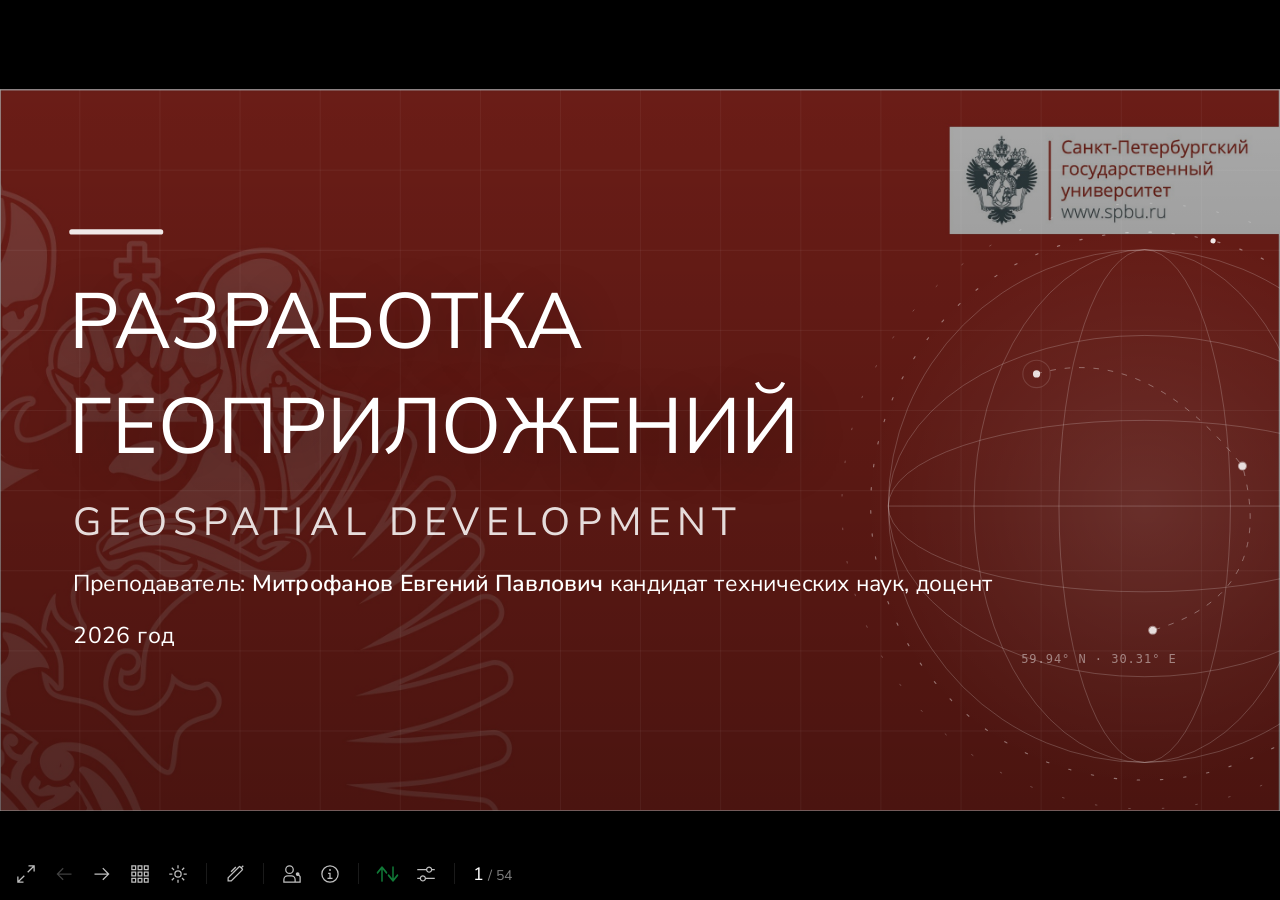
<file: 1_introduction/index.html>
<!DOCTYPE html>
<html lang="en">
<head>
<meta charset="utf-8">
<meta name="viewport" content="width=device-width, initial-scale=1">
<title>Введение в разработку геоприложений - Slidev</title>
<link rel="stylesheet" href="https://fonts.googleapis.com/css2?family=Nunito+Sans:wght@200;400;600&family=Fira+Code:wght@200;400;600&display=swap" type="text/css">
<link rel="preload" as="image" href="./images/cover-spbu.jpg">
<link rel="preload" as="image" href="./images/geo-cover-anim.svg">
<link rel="preload" as="image" href="./images/mitrofanov.jpg">
<link rel="preload" as="image" href="./images/mitrofanov-qr.svg">
<link rel="preload" as="image" href="./images/qgis-release.jpg">
<link rel="preload" as="image" href="./images/qgis-screenshot.jpg">
<link rel="preload" as="image" href="./images/saga-capabilities.jpg">
<link rel="preload" as="image" href="./images/saga-screenshot.jpg">
<link rel="preload" as="image" href="./images/heroes/arcgis.jpg">
<link rel="preload" as="image" href="./images/heroes/google-earth.jpg">
<link rel="preload" as="image" href="./images/heroes/osm.jpg">
<link rel="preload" as="image" href="./images/heroes/usgs.jpg">
<link rel="preload" as="image" href="./images/heroes/copernicus.jpg">
<link rel="preload" as="image" href="./images/heroes/esri-open-data.jpg">
<link rel="preload" as="image" href="./images/heroes/natural-earth.jpg">
<link rel="preload" as="image" href="./images/heroes/open-aerial-map.jpg">
<link rel="preload" as="image" href="./images/heroes/nasa-earthdata.jpg">
<link rel="preload" as="image" href="./images/heroes/sentinel-hub.jpg">
<link rel="preload" as="image" href="./images/heroes/gisa.jpg">
<link rel="preload" as="image" href="./images/heroes/gis-lab.jpg">
<link rel="preload" as="image" href="./images/heroes/ogc.jpg">
<link rel="preload" as="image" href="./images/heroes/coursera-gis.jpg">
<link rel="preload" as="image" href="./images/heroes/coursera-spatial.jpg">
<link rel="preload" as="image" href="./images/heroes/coursera-sds.jpg">
<link rel="preload" as="image" href="./images/heroes/openedu.jpg">
<link rel="preload" as="image" href="./images/heroes/postgresql.jpg">
<link rel="preload" as="image" href="./images/heroes/postgis.jpg">
<link rel="preload" as="image" href="./images/section-geodata.jpg">
<link rel="preload" as="image" href="./images/raster-grid.jpg">
<link rel="preload" as="image" href="./images/vector-diagram.jpg">
<link rel="preload" as="image" href="./images/geopackage-meme.jpg">
<link rel="preload" as="image" href="./images/osm-edit.jpg">
<link rel="preload" as="image" href="./images/heroes/tiger.jpg">
<link rel="preload" as="image" href="./images/natural-earth-scales.jpg">
<link rel="preload" as="image" href="./images/gshhg-noaa.jpg">
<link rel="preload" as="image" href="./images/qgis-example.jpg">
<link rel="preload" as="image" href="./images/aerial-farm.jpg">
<link rel="preload" as="image" href="./images/land-use-map.jpg">
<link rel="preload" as="image" href="./images/osm-pedestrian.jpg">
<link rel="preload" as="image" href="./images/dem-measurement.jpg">
<link rel="preload" as="image" href="./images/aerial-measurement.jpg">
<link rel="preload" as="image" href="./images/final-spbu.jpg">
<link rel="icon" href="https://cdn.jsdelivr.net/gh/slidevjs/slidev/assets/favicon.png">
<meta http-equiv="Content-Type" content="text/html; charset=UTF-8">
<meta property="slidev:version" content="53.0.0">
<meta name="description" content="&quot;Вводная лекция курса «Разработка геоприложений».\nСПбГУ, 2026. Преподаватель — Е. П. Митрофанов.&quot;">
<meta property="og:title" content="Введение в разработку геоприложений - Slidev">
<meta property="og:description" content="&quot;Вводная лекция курса «Разработка геоприложений».\nСПбГУ, 2026. Преподаватель — Е. П. Митрофанов.&quot;">  <script type="module" crossorigin src="./assets/index-tnpE1arO.js"></script>
  <link rel="modulepreload" crossorigin href="./assets/rolldown-runtime-XKyaHtl9.js">
  <link rel="modulepreload" crossorigin href="./assets/modules/shiki-BVji6F9F.js">
  <link rel="modulepreload" crossorigin href="./assets/slidev/utils-B4xxYETg.js">
  <link rel="modulepreload" crossorigin href="./assets/modules/vue-C175fd4t.js">
  <link rel="stylesheet" crossorigin href="./assets/modules/shiki-V4-KMA-J.css">
  <link rel="stylesheet" crossorigin href="./assets/index-BOjWlGfZ.css">
</head>
<body>
  <div id="app"></div>
  <div id="mermaid-rendering-container"></div>
  
</body>
</html>
</file>
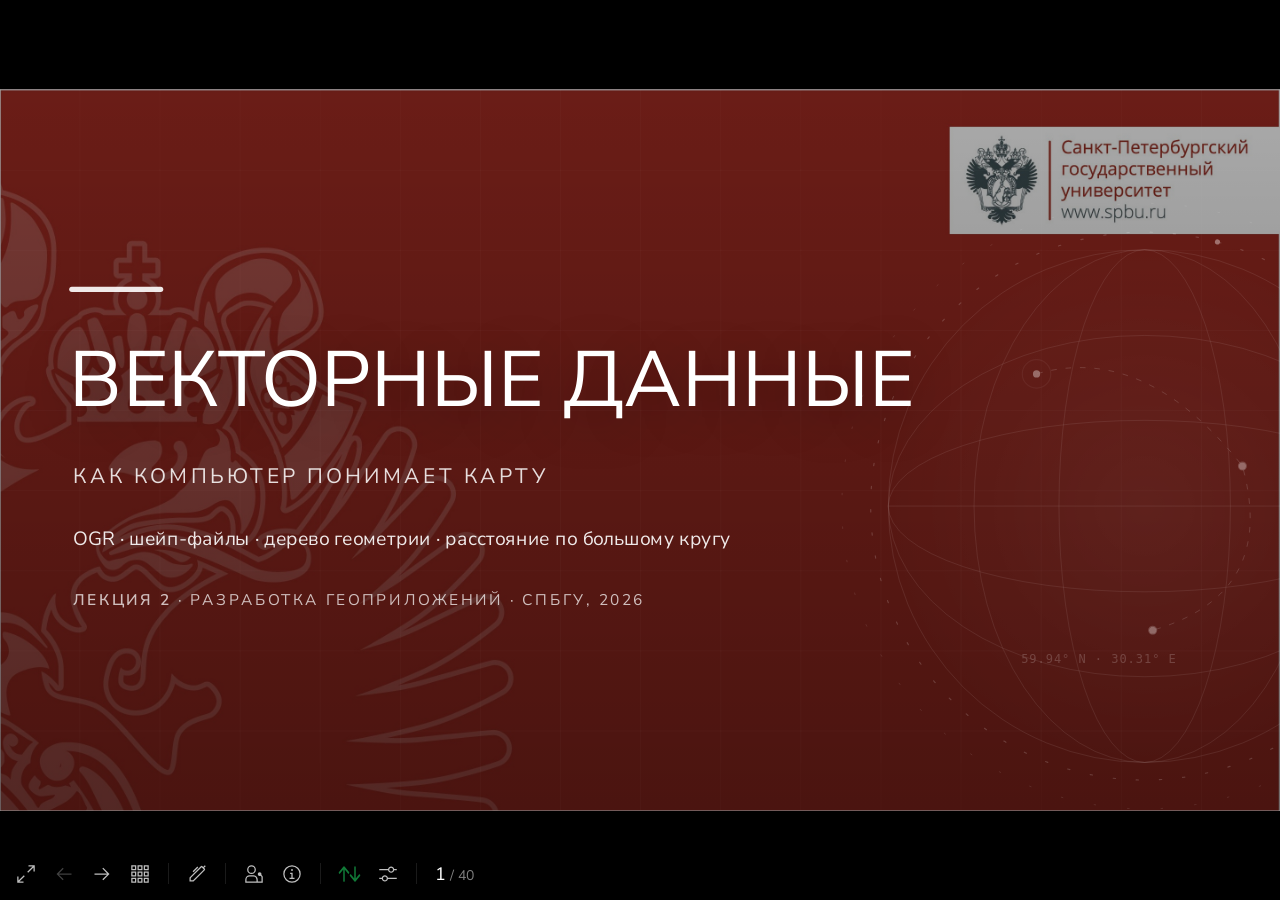
<file: 2_vector_data/index.html>
<!DOCTYPE html>
<html lang="en">
<head>
<meta charset="utf-8">
<meta name="viewport" content="width=device-width, initial-scale=1">
<title>Векторные данные в Python — OGR, шейп-файлы, геометрия - Slidev</title>
<link rel="stylesheet" href="https://fonts.googleapis.com/css2?family=Nunito+Sans:wght@200;400;600&family=Fira+Code:wght@200;400;600&display=swap" type="text/css">
<link rel="preload" as="image" href="./images/cover-spbu.jpg">
<link rel="preload" as="image" href="./images/geo-cover-anim.svg">
<link rel="preload" as="image" href="./images/mitrofanov.jpg">
<link rel="preload" as="image" href="./images/mitrofanov-qr.svg">
<link rel="preload" as="image" href="./images/section-geodata.jpg">
<link rel="preload" as="image" href="./images/vector/fig_us_states.png">
<link rel="preload" as="image" href="./images/vector/fig_distance_compare.png">
<link rel="preload" as="image" href="./images/final-spbu.jpg">
<link rel="icon" href="https://cdn.jsdelivr.net/gh/slidevjs/slidev/assets/favicon.png">
<meta http-equiv="Content-Type" content="text/html; charset=UTF-8">
<meta property="slidev:version" content="53.0.0">
<meta name="description" content="&quot;Лекция 2 курса «Разработка геоприложений». СПбГУ, 2026.\nOGR, устройство шейп-файла, дерево геометрии и расстояние по большому кругу.\n&quot;">
<meta property="og:title" content="Векторные данные в Python — OGR, шейп-файлы, геометрия - Slidev">
<meta property="og:description" content="&quot;Лекция 2 курса «Разработка геоприложений». СПбГУ, 2026.\nOGR, устройство шейп-файла, дерево геометрии и расстояние по большому кругу.\n&quot;">  <script type="module" crossorigin src="./assets/index-zAz7pjLP.js"></script>
  <link rel="modulepreload" crossorigin href="./assets/rolldown-runtime-XKyaHtl9.js">
  <link rel="modulepreload" crossorigin href="./assets/modules/shiki-pVwvuQkB.js">
  <link rel="modulepreload" crossorigin href="./assets/utils-BO_Exx3S.js">
  <link rel="modulepreload" crossorigin href="./assets/slidev/env-DNOmFWOm.js">
  <link rel="modulepreload" crossorigin href="./assets/modules/vue-CL8AAgbM.js">
  <link rel="stylesheet" crossorigin href="./assets/modules/shiki-V4-KMA-J.css">
  <link rel="stylesheet" crossorigin href="./assets/index-Coa2VVm4.css">
</head>
<body>
  <div id="app"></div>
  <div id="mermaid-rendering-container"></div>
  
</body>
</html>
</file>
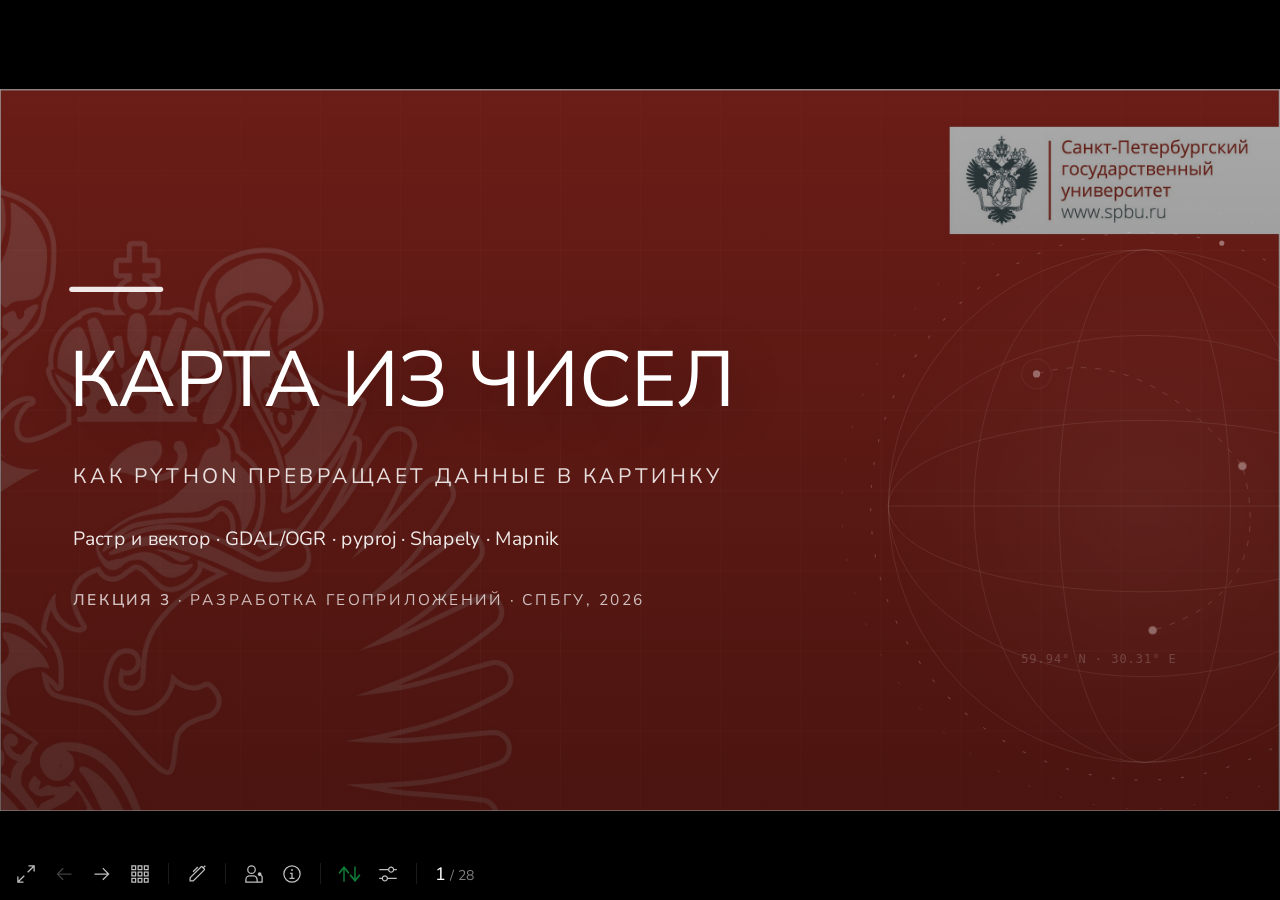
<file: 3_raster_work/index.html>
<!DOCTYPE html>
<html lang="en">
<head>
<meta charset="utf-8">
<meta name="viewport" content="width=device-width, initial-scale=1">
<title>Карта из чисел: как Python рисует карты - Slidev</title>
<link rel="stylesheet" href="https://fonts.googleapis.com/css2?family=Nunito+Sans:wght@200;400;600&family=Fira+Code:wght@200;400;600&display=swap" type="text/css">
<link rel="preload" as="image" href="./images/cover-spbu.jpg">
<link rel="preload" as="image" href="./images/geo-cover-anim.svg">
<link rel="preload" as="image" href="./images/mitrofanov.jpg">
<link rel="preload" as="image" href="./images/mitrofanov-qr.svg">
<link rel="preload" as="image" href="./images/section-geodata.jpg">
<link rel="preload" as="image" href="./images/final-spbu.jpg">
<link rel="icon" href="https://cdn.jsdelivr.net/gh/slidevjs/slidev/assets/favicon.png">
<meta http-equiv="Content-Type" content="text/html; charset=UTF-8">
<meta property="slidev:version" content="53.0.0">
<meta name="description" content="&quot;Лекция 3 курса «Разработка геоприложений». СПбГУ, 2026.\nРастр и вектор, GDAL/OGR, pyproj, Shapely, Mapnik — простыми словами.\n&quot;">
<meta property="og:title" content="Карта из чисел: как Python рисует карты - Slidev">
<meta property="og:description" content="&quot;Лекция 3 курса «Разработка геоприложений». СПбГУ, 2026.\nРастр и вектор, GDAL/OGR, pyproj, Shapely, Mapnik — простыми словами.\n&quot;">  <script type="module" crossorigin src="./assets/index-nqFknRrR.js"></script>
  <link rel="modulepreload" crossorigin href="./assets/rolldown-runtime-XKyaHtl9.js">
  <link rel="modulepreload" crossorigin href="./assets/modules/shiki-pVwvuQkB.js">
  <link rel="modulepreload" crossorigin href="./assets/slidev/utils-p2Jr5ljq.js">
  <link rel="modulepreload" crossorigin href="./assets/modules/vue-CL8AAgbM.js">
  <link rel="stylesheet" crossorigin href="./assets/modules/shiki-V4-KMA-J.css">
  <link rel="stylesheet" crossorigin href="./assets/index-DY-IFUJe.css">
</head>
<body>
  <div id="app"></div>
  <div id="mermaid-rendering-container"></div>
  
</body>
</html>
</file>
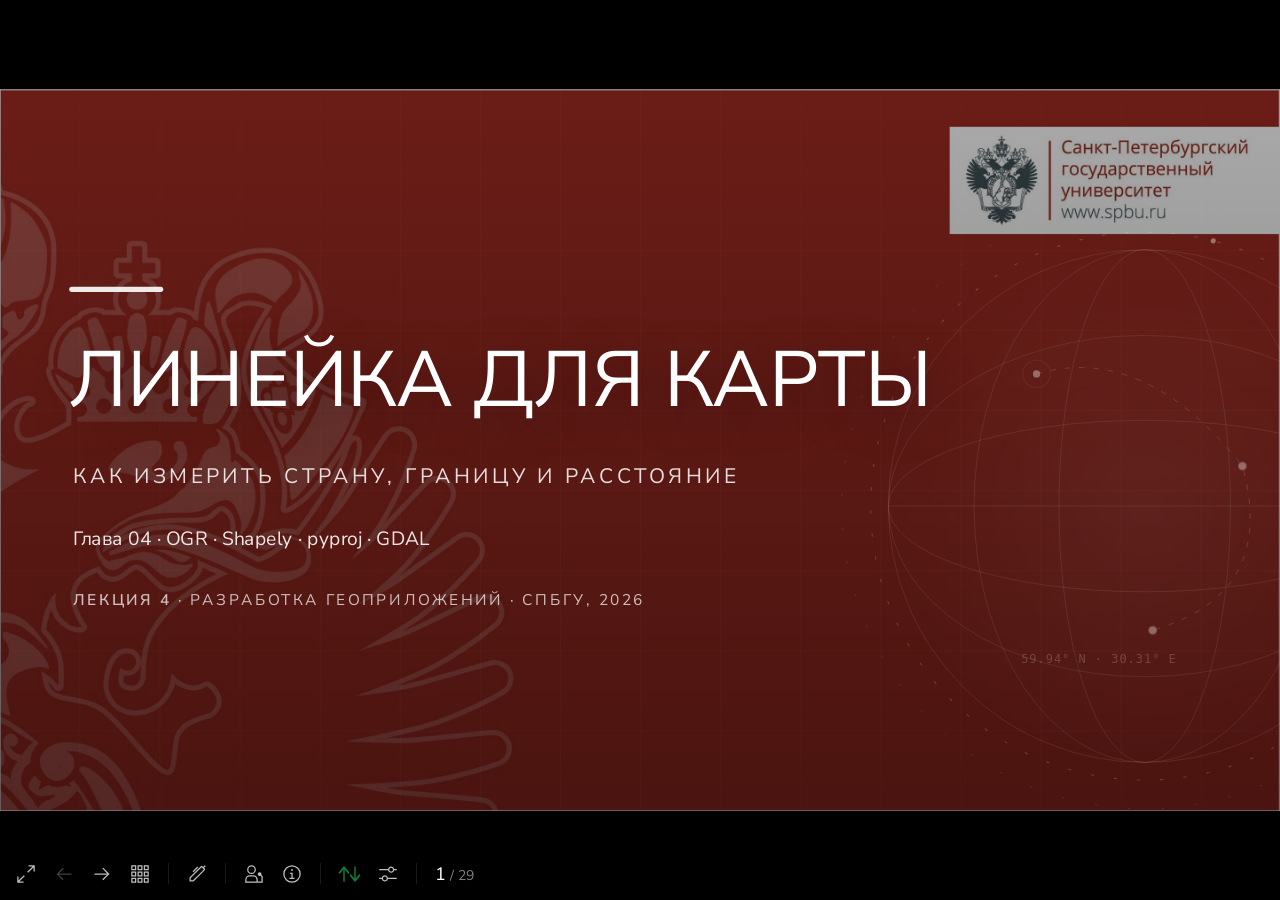
<file: 4_geo_operations/index.html>
<!DOCTYPE html>
<html lang="en">
<head>
<meta charset="utf-8">
<meta name="viewport" content="width=device-width, initial-scale=1">
<title>Линейка для карты: как измерить страну и границу - Slidev</title>
<link rel="stylesheet" href="https://fonts.googleapis.com/css2?family=Nunito+Sans:wght@200;400;600&family=Fira+Code:wght@200;400;600&display=swap" type="text/css">
<link rel="preload" as="image" href="./images/cover-spbu.jpg">
<link rel="preload" as="image" href="./images/geo-cover-anim.svg">
<link rel="preload" as="image" href="./images/mitrofanov.jpg">
<link rel="preload" as="image" href="./images/mitrofanov-qr.svg">
<link rel="preload" as="image" href="./images/section-geodata.jpg">
<link rel="preload" as="image" href="./images/final-spbu.jpg">
<link rel="icon" href="https://cdn.jsdelivr.net/gh/slidevjs/slidev/assets/favicon.png">
<meta http-equiv="Content-Type" content="text/html; charset=UTF-8">
<meta property="slidev:version" content="53.0.0">
<meta name="description" content="&quot;Лекция 4 курса «Разработка геоприложений». СПбГУ, 2026.\nOGR, Shapely, pyproj, GDAL — рамка, граница, длина, проекции, компас, гистограмма.\n&quot;">
<meta property="og:title" content="Линейка для карты: как измерить страну и границу - Slidev">
<meta property="og:description" content="&quot;Лекция 4 курса «Разработка геоприложений». СПбГУ, 2026.\nOGR, Shapely, pyproj, GDAL — рамка, граница, длина, проекции, компас, гистограмма.\n&quot;">  <script type="module" crossorigin src="./assets/index-DrnCI5pA.js"></script>
  <link rel="modulepreload" crossorigin href="./assets/rolldown-runtime-XKyaHtl9.js">
  <link rel="modulepreload" crossorigin href="./assets/modules/shiki-pVwvuQkB.js">
  <link rel="modulepreload" crossorigin href="./assets/slidev/utils-O1qTK36z.js">
  <link rel="modulepreload" crossorigin href="./assets/modules/vue-CL8AAgbM.js">
  <link rel="stylesheet" crossorigin href="./assets/modules/shiki-V4-KMA-J.css">
  <link rel="stylesheet" crossorigin href="./assets/index-99cDCp2C.css">
</head>
<body>
  <div id="app"></div>
  <div id="mermaid-rendering-container"></div>
  
</body>
</html>
</file>
<file: 1_introduction/assets/modules/shiki-V4-KMA-J.css>
.shiki-magic-move-container{white-space:pre;position:relative}.shiki-magic-move-line-number{opacity:.3;-webkit-user-select:none;user-select:none}.shiki-magic-move-item{transition:color var(--smm-duration,.5s) var(--smm-easing,"ease");display:inline-block}.shiki-magic-move-enter-active,.shiki-magic-move-leave-active,.shiki-magic-move-move{transition:all var(--smm-duration,.5s) var(--smm-easing,"ease")}.shiki-magic-move-container-resize,.shiki-magic-move-container-restyle{transition:all var(--smm-duration,.5s) var(--smm-easing,"ease");transition-delay:calc(var(--smm-duration,.5s)*var(--smm-delay-container,1))}.shiki-magic-move-move{transition-delay:calc(var(--smm-duration,.5s)*var(--smm-delay-move,1) + var(--smm-stagger,0));z-index:1}.shiki-magic-move-enter-active{transition-delay:calc(var(--smm-duration,.5s)*var(--smm-delay-enter,1) + var(--smm-stagger,0));z-index:1}.shiki-magic-move-leave-active{transition-delay:calc(var(--smm-duration,.5s)*var(--smm-delay-leave,1) + var(--smm-stagger,0))}.shiki-magic-move-enter-from,.shiki-magic-move-leave-to{opacity:0}br.shiki-magic-move-leave-active{display:none}.v-popper__popper{z-index:10000;outline:none;top:0;left:0}.v-popper__popper.v-popper__popper--hidden{visibility:hidden;opacity:0;pointer-events:none;transition:opacity .15s,visibility .15s}.v-popper__popper.v-popper__popper--shown{visibility:visible;opacity:1;transition:opacity .15s}.v-popper__popper.v-popper__popper--skip-transition,.v-popper__popper.v-popper__popper--skip-transition>.v-popper__wrapper{transition:none!important}.v-popper__backdrop{width:100%;height:100%;display:none;position:absolute;top:0;left:0}.v-popper__inner{box-sizing:border-box;position:relative;overflow-y:auto}.v-popper__inner>div{z-index:1;max-width:inherit;max-height:inherit;position:relative}.v-popper__arrow-container{width:10px;height:10px;position:absolute}.v-popper__popper--arrow-overflow .v-popper__arrow-container,.v-popper__popper--no-positioning .v-popper__arrow-container{display:none}.v-popper__arrow-inner,.v-popper__arrow-outer{border-style:solid;width:0;height:0;position:absolute;top:0;left:0}.v-popper__arrow-inner{visibility:hidden;border-width:7px}.v-popper__arrow-outer{border-width:6px}.v-popper__popper[data-popper-placement^=top] .v-popper__arrow-inner,.v-popper__popper[data-popper-placement^=bottom] .v-popper__arrow-inner{left:-2px}.v-popper__popper[data-popper-placement^=top] .v-popper__arrow-outer,.v-popper__popper[data-popper-placement^=bottom] .v-popper__arrow-outer{left:-1px}.v-popper__popper[data-popper-placement^=top] .v-popper__arrow-inner,.v-popper__popper[data-popper-placement^=top] .v-popper__arrow-outer{border-bottom-width:0;border-bottom-color:#0000!important;border-left-color:#0000!important;border-right-color:#0000!important}.v-popper__popper[data-popper-placement^=top] .v-popper__arrow-inner{top:-2px}.v-popper__popper[data-popper-placement^=bottom] .v-popper__arrow-container{top:0}.v-popper__popper[data-popper-placement^=bottom] .v-popper__arrow-inner,.v-popper__popper[data-popper-placement^=bottom] .v-popper__arrow-outer{border-top-width:0;border-top-color:#0000!important;border-left-color:#0000!important;border-right-color:#0000!important}.v-popper__popper[data-popper-placement^=bottom] .v-popper__arrow-inner{top:-4px}.v-popper__popper[data-popper-placement^=bottom] .v-popper__arrow-outer{top:-6px}.v-popper__popper[data-popper-placement^=left] .v-popper__arrow-inner,.v-popper__popper[data-popper-placement^=right] .v-popper__arrow-inner{top:-2px}.v-popper__popper[data-popper-placement^=left] .v-popper__arrow-outer,.v-popper__popper[data-popper-placement^=right] .v-popper__arrow-outer{top:-1px}.v-popper__popper[data-popper-placement^=right] .v-popper__arrow-inner,.v-popper__popper[data-popper-placement^=right] .v-popper__arrow-outer{border-left-width:0;border-top-color:#0000!important;border-bottom-color:#0000!important;border-left-color:#0000!important}.v-popper__popper[data-popper-placement^=right] .v-popper__arrow-inner{left:-4px}.v-popper__popper[data-popper-placement^=right] .v-popper__arrow-outer{left:-6px}.v-popper__popper[data-popper-placement^=left] .v-popper__arrow-container{right:-10px}.v-popper__popper[data-popper-placement^=left] .v-popper__arrow-inner,.v-popper__popper[data-popper-placement^=left] .v-popper__arrow-outer{border-right-width:0;border-top-color:#0000!important;border-bottom-color:#0000!important;border-right-color:#0000!important}.v-popper__popper[data-popper-placement^=left] .v-popper__arrow-inner{left:-2px}.v-popper--theme-tooltip .v-popper__inner{color:#fff;background:#000c;border-radius:6px;padding:7px 12px 6px}.v-popper--theme-tooltip .v-popper__arrow-outer{border-color:#000c}.v-popper--theme-dropdown .v-popper__inner{color:#000;background:#fff;border:1px solid #ddd;border-radius:6px;box-shadow:0 6px 30px #0000001a}.v-popper--theme-dropdown .v-popper__arrow-inner{visibility:visible;border-color:#fff}.v-popper--theme-dropdown .v-popper__arrow-outer{border-color:#ddd}:root{--twoslash-border-color:#8888;--twoslash-underline-color:currentColor;--twoslash-highlighted-border:#c37d0d50;--twoslash-highlighted-bg:#c37d0d20;--twoslash-popup-bg:#f8f8f8;--twoslash-popup-color:inherit;--twoslash-popup-shadow:#00000014 0px 1px 4px;--twoslash-docs-color:#888;--twoslash-docs-font:sans-serif;--twoslash-code-font:inherit;--twoslash-code-font-size:1em;--twoslash-matched-color:inherit;--twoslash-unmatched-color:#888;--twoslash-cursor-color:#8888;--twoslash-error-color:#d45656;--twoslash-error-bg:#d4565620;--twoslash-warn-color:#c37d0d;--twoslash-warn-bg:#c37d0d20;--twoslash-tag-color:#3772cf;--twoslash-tag-bg:#3772cf20;--twoslash-tag-warn-color:var(--twoslash-warn-color);--twoslash-tag-warn-bg:var(--twoslash-warn-bg);--twoslash-tag-annotate-color:#1ba673;--twoslash-tag-annotate-bg:#1ba67320}@media (prefers-reduced-motion:reduce){.twoslash *{transition:none!important}}.twoslash:hover .twoslash-hover{border-color:var(--twoslash-underline-color)}.twoslash .twoslash-hover{border-bottom:1px dotted #0000;transition:border-color .3s;position:relative}.twoslash .twoslash-popup-container{opacity:0;background:var(--twoslash-popup-bg);color:var(--twoslash-popup-color);border:1px solid var(--twoslash-border-color);pointer-events:none;z-index:10;-webkit-user-select:none;user-select:none;text-align:left;box-shadow:var(--twoslash-popup-shadow);border-radius:4px;flex-direction:column;transition:opacity .3s;display:inline-flex;position:absolute;transform:translateY(1.1em)}.twoslash .twoslash-query-persisted .twoslash-popup-container{z-index:9;transform:translateY(1.5em)}.twoslash .twoslash-hover:hover .twoslash-popup-container,.twoslash .twoslash-error-hover:hover .twoslash-popup-container,.twoslash .twoslash-query-persisted .twoslash-popup-container,.twoslash .twoslash-query-line .twoslash-popup-container{opacity:1;pointer-events:auto}.twoslash .twoslash-popup-container:hover{-webkit-user-select:auto;user-select:auto}.twoslash .twoslash-popup-arrow{border-top:1px solid var(--twoslash-border-color);border-right:1px solid var(--twoslash-border-color);background:var(--twoslash-popup-bg);pointer-events:none;width:6px;height:6px;position:absolute;top:-4px;left:1em;transform:rotate(-45deg)}.twoslash .twoslash-popup-code,.twoslash .twoslash-popup-error,.twoslash .twoslash-popup-docs{padding:6px 8px!important}.twoslash .twoslash-popup-code{font-family:var(--twoslash-code-font);font-size:var(--twoslash-code-font-size)}.twoslash .twoslash-popup-docs{color:var(--twoslash-docs-color);font-family:var(--twoslash-docs-font);border-top:1px solid var(--twoslash-border-color);font-size:.8em}.twoslash .twoslash-popup-error{color:var(--twoslash-error-color);background-color:var(--twoslash-error-bg);font-family:var(--twoslash-docs-font);font-size:.8em}.twoslash .twoslash-popup-docs-tags{font-family:var(--twoslash-docs-font);flex-direction:column;display:flex}.twoslash .twoslash-popup-docs-tags,.twoslash .twoslash-popup-docs-tag-name{margin-right:.5em}.twoslash .twoslash-popup-docs-tag-name{font-family:var(--twoslash-code-font)}.twoslash .twoslash-query-line .twoslash-popup-container{margin-bottom:1.4em;position:relative;transform:translateY(.6em)}.twoslash .twoslash-error-line{background-color:var(--twoslash-error-bg);border-left:3px solid var(--twoslash-error-color);color:var(--twoslash-error-color);width:max-content;min-width:100%;margin:.2em 0;padding:6px 12px;position:relative}.twoslash .twoslash-error-line.twoslash-error-level-warning{background-color:var(--twoslash-warn-bg);border-left:3px solid var(--twoslash-warn-color);color:var(--twoslash-warn-color)}.twoslash .twoslash-error{background:url("data:image/svg+xml,%3Csvg%20xmlns%3D'http%3A%2F%2Fwww.w3.org%2F2000%2Fsvg'%20viewBox%3D'0%200%206%203'%20enable-background%3D'new%200%200%206%203'%20height%3D'3'%20width%3D'6'%3E%3Cg%20fill%3D'%23c94824'%3E%3Cpolygon%20points%3D'5.5%2C0%202.5%2C3%201.1%2C3%204.1%2C0'%2F%3E%3Cpolygon%20points%3D'4%2C0%206%2C2%206%2C0.6%205.4%2C0'%2F%3E%3Cpolygon%20points%3D'0%2C2%201%2C3%202.4%2C3%200%2C0.6'%2F%3E%3C%2Fg%3E%3C%2Fsvg%3E") 0 100% repeat-x;padding-bottom:2px}.twoslash .twoslash-error.twoslash-error-level-warning{background:url("data:image/svg+xml,%3Csvg%20xmlns%3D'http%3A%2F%2Fwww.w3.org%2F2000%2Fsvg'%20viewBox%3D'0%200%206%203'%20enable-background%3D'new%200%200%206%203'%20height%3D'3'%20width%3D'6'%3E%3Cg%20fill%3D'%23c37d0d'%3E%3Cpolygon%20points%3D'5.5%2C0%202.5%2C3%201.1%2C3%204.1%2C0'%2F%3E%3Cpolygon%20points%3D'4%2C0%206%2C2%206%2C0.6%205.4%2C0'%2F%3E%3Cpolygon%20points%3D'0%2C2%201%2C3%202.4%2C3%200%2C0.6'%2F%3E%3C%2Fg%3E%3C%2Fsvg%3E") 0 100% repeat-x;padding-bottom:2px}.twoslash .twoslash-completion-cursor{position:relative}.twoslash .twoslash-completion-cursor .twoslash-completion-list{-webkit-user-select:none;user-select:none;z-index:8;box-shadow:var(--twoslash-popup-shadow);background:var(--twoslash-popup-bg);border:1px solid var(--twoslash-border-color);margin:3px 0 0 -1px;display:inline-block;position:absolute;top:0;left:0;transform:translateY(1.2em)}.twoslash-completion-list{flex-direction:column;gap:4px;width:240px;padding:4px;font-size:.8rem;display:flex}.twoslash-completion-list:hover{-webkit-user-select:auto;user-select:auto}.twoslash-completion-list:before{background-color:var(--twoslash-cursor-color);content:" ";width:2px;height:1.4em;position:absolute;top:-1.6em;left:-1px}.twoslash-completion-list li{align-items:center;gap:.25em;line-height:1em;display:flex;overflow:hidden}.twoslash-completion-list li span.twoslash-completions-unmatched{color:var(--twoslash-unmatched-color)}.twoslash-completion-list .deprecated{opacity:.5;text-decoration:line-through}.twoslash-completion-list li span.twoslash-completions-matched{color:var(--twoslash-matched-color)}.twoslash-highlighted{background-color:var(--twoslash-highlighted-bg);border:1px solid var(--twoslash-highlighted-border);border-radius:4px;margin:-1px -3px;padding:1px 2px}.twoslash-completion-list .twoslash-completions-icon{color:var(--twoslash-unmatched-color);flex:none;width:1em}.twoslash .twoslash-tag-line{background-color:var(--twoslash-tag-bg);border-left:3px solid var(--twoslash-tag-color);color:var(--twoslash-tag-color);align-items:center;gap:.3em;width:max-content;min-width:100%;margin:.2em 0;padding:6px 10px;display:flex;position:relative}.twoslash .twoslash-tag-line .twoslash-tag-icon{width:1.1em;color:inherit}.twoslash .twoslash-tag-line.twoslash-tag-error-line{background-color:var(--twoslash-error-bg);border-left:3px solid var(--twoslash-error-color);color:var(--twoslash-error-color)}.twoslash .twoslash-tag-line.twoslash-tag-warn-line{background-color:var(--twoslash-tag-warn-bg);border-left:3px solid var(--twoslash-tag-warn-color);color:var(--twoslash-tag-warn-color)}.twoslash .twoslash-tag-line.twoslash-tag-annotate-line{background-color:var(--twoslash-tag-annotate-bg);border-left:3px solid var(--twoslash-tag-annotate-color);color:var(--twoslash-tag-annotate-color)}:root{--twoslash-popup-bg:var(--vp-c-bg,inherit);--twoslash-popup-color:var(--vp-c-text-1);--twoslash-docs-color:var(--vp-c-text-1);--twoslash-docs-font:var(--vp-font-family-base);--twoslash-code-font:var(--vp-font-family-mono);--twoslash-code-size:var(--vp-code-font-size);--twoslash-underline-color:#8888;--twoslash-border-color:var(--vp-c-border);--twoslash-cursor-color:var(--vp-c-brand);--twoslash-matched-color:var(--vp-c-brand);--twoslash-unmatched-color:var(--vp-c-text-2)}.v-popper--theme-twoslash{z-index:calc(var(--vp-z-index-local-nav) - 1)}.v-popper--theme-twoslash .v-popper__inner{background:var(--twoslash-popup-bg);color:var(--twoslash-popup-color);border-color:var(--twoslash-border-color)}.v-popper--theme-twoslash .v-popper__arrow-outer{border-color:var(--twoslash-border-color)}.v-popper--theme-twoslash .v-popper__arrow-inner{border-color:var(--twoslash-popup-bg)}.twoslash-popup-container{transform:translateY(1.5em)}.twoslash-query-persisted .twoslash-popup-container{transform:translateY(1.8em)}.twoslash .v-popper{display:inline-block}.twoslash-completion-list .twoslash-completions-icon{color:var(--twoslash-unmatched-color)!important}.twoslash-floating .twoslash-popup-code{width:fit-content;min-width:100%;max-width:600px;line-height:var(--vp-code-line-height);font-size:var(--twoslash-code-size);white-space:pre-wrap;padding:6px 12px;transition:color .5s;display:block}.twoslash-floating .twoslash-popup-docs,.twoslash-floating .twoslash-popup-error{font-family:var(--twoslash-docs-font);text-wrap:balance;max-width:700px;max-height:500px;font-size:.9em;overflow:hidden auto;padding:12px!important}.twoslash-floating .twoslash-popup-docs p:first-child,.twoslash-floating .twoslash-popup-error p:first-child{margin-top:0}.twoslash-floating .twoslash-popup-docs p:last-child,.twoslash-floating .twoslash-popup-error p:last-child{margin-bottom:0}.twoslash-floating .twoslash-popup-docs{border-top:1px solid var(--twoslash-border-color);color:var(--twoslash-docs-color)}.twoslash-floating .twoslash-popup-error{color:var(--twoslash-error-color)}.twoslash-floating .twoslash-popup-error.twoslash-error-level-warning{color:var(--twoslash-warn-color)}.twoslash-floating .twoslash-popup-docs p,.twoslash-floating .twoslash-popup-error p{text-wrap:balance;margin:6px 0}.twoslash-floating .twoslash-popup-docs pre .twoslash-floating .twoslash-popup-error pre{background-color:var(--vp-code-block-bg);border-radius:8px;margin:6px -2px;padding:12px;overflow-x:auto}.twoslash-floating .twoslash-popup-docs-tags{flex-direction:column;display:flex;padding:8px 12px!important}.twoslash-floating .twoslash-popup-docs-tags .twoslash-popup-docs-tag-name{font-family:var(--twoslash-code-font);color:var(--twoslash-unmatched-color);margin-right:.5em}.twoslash-completion-cursor{background:var(--twoslash-cursor-color);-webkit-user-select:none;user-select:none;width:2px;height:1.2em;margin-bottom:-.2em;display:inline-block}.twoslash-floating.twoslash-completion .v-popper__arrow-container{display:none}.twoslash-floating.twoslash-completion .twoslash-completion-list{font-family:var(--twoslash-code-font);padding:6px;font-size:var(--twoslash-code-size)!important}.twoslash-floating.twoslash-completion .twoslash-completion-list li{padding:3px 0}.twoslash-error:empty,.twoslash-error-empty{vertical-align:middle;min-width:.55em;min-height:1.2em;display:inline-block}
</file>
<file: 1_introduction/assets/index-BOjWlGfZ.css>
*,:before,:after{box-sizing:border-box;border-style:solid;border-width:0;border-color:var(--un-default-border-color,#e5e7eb)}:before,:after{--un-content:""}html,:host{-webkit-text-size-adjust:100%;tab-size:4;font-feature-settings:normal;font-variation-settings:normal;-webkit-tap-highlight-color:transparent;font-family:ui-sans-serif,system-ui,sans-serif,Apple Color Emoji,Segoe UI Emoji,Segoe UI Symbol,Noto Color Emoji;line-height:1.5}body{line-height:inherit;margin:0}hr{height:0;color:inherit;border-top-width:1px}abbr:where([title]){-webkit-text-decoration:underline dotted;text-decoration:underline dotted}h1,h2,h3,h4,h5,h6{font-size:inherit;font-weight:inherit}a{color:inherit;-webkit-text-decoration:inherit;text-decoration:inherit}b,strong{font-weight:bolder}code,kbd,samp,pre{font-feature-settings:normal;font-variation-settings:normal;font-family:ui-monospace,SFMono-Regular,Menlo,Monaco,Consolas,Liberation Mono,Courier New,monospace;font-size:1em}small{font-size:80%}sub,sup{vertical-align:baseline;font-size:75%;line-height:0;position:relative}sub{bottom:-.25em}sup{top:-.5em}table{text-indent:0;border-color:inherit;border-collapse:collapse}button,input,optgroup,select,textarea{font-feature-settings:inherit;font-variation-settings:inherit;font-family:inherit;font-size:100%;font-weight:inherit;line-height:inherit;color:inherit;margin:0;padding:0}button,select{text-transform:none}button,[type=button],[type=reset],[type=submit]{-webkit-appearance:button;background-color:#0000;background-image:none}:-moz-focusring{outline:auto}:-moz-ui-invalid{box-shadow:none}progress{vertical-align:baseline}::-webkit-inner-spin-button{height:auto}::-webkit-outer-spin-button{height:auto}[type=search]{-webkit-appearance:textfield;outline-offset:-2px}::-webkit-search-decoration{-webkit-appearance:none}::-webkit-file-upload-button{-webkit-appearance:button;font:inherit}summary{display:list-item}blockquote,dl,dd,h1,h2,h3,h4,h5,h6,hr,figure,p,pre{margin:0}fieldset{margin:0;padding:0}legend{padding:0}ol,ul,menu{margin:0;padding:0;list-style:none}dialog{padding:0}textarea{resize:vertical}input::placeholder,textarea::placeholder{opacity:1;color:#9ca3af}button,[role=button]{cursor:pointer}:disabled{cursor:default}img,svg,video,canvas,audio,iframe,embed,object{vertical-align:middle;display:block}img,video{max-width:100%;height:auto}[hidden]:where(:not([hidden=until-found])){display:none}*,:before,:after,::backdrop{--un-rotate:0;--un-rotate-x:0;--un-rotate-y:0;--un-rotate-z:0;--un-scale-x:1;--un-scale-y:1;--un-scale-z:1;--un-skew-x:0;--un-skew-y:0;--un-translate-x:0;--un-translate-y:0;--un-translate-z:0;--un-pan-x: ;--un-pan-y: ;--un-pinch-zoom: ;--un-scroll-snap-strictness:proximity;--un-ordinal: ;--un-slashed-zero: ;--un-numeric-figure: ;--un-numeric-spacing: ;--un-numeric-fraction: ;--un-border-spacing-x:0;--un-border-spacing-y:0;--un-ring-offset-shadow:0 0 #0000;--un-ring-shadow:0 0 #0000;--un-shadow-inset: ;--un-shadow:0 0 #0000;--un-ring-inset: ;--un-ring-offset-width:0px;--un-ring-offset-color:#fff;--un-ring-width:0px;--un-ring-color:#93c5fd80;--un-blur: ;--un-brightness: ;--un-contrast: ;--un-drop-shadow: ;--un-grayscale: ;--un-hue-rotate: ;--un-invert: ;--un-saturate: ;--un-sepia: ;--un-backdrop-blur: ;--un-backdrop-brightness: ;--un-backdrop-contrast: ;--un-backdrop-grayscale: ;--un-backdrop-hue-rotate: ;--un-backdrop-invert: ;--un-backdrop-opacity: ;--un-backdrop-saturate: ;--un-backdrop-sepia: }.prose{color:var(--un-prose-body);max-width:65ch}.prose :where(p):not(:where([class~=not-prose],[class~=not-prose] *)){margin-top:1.25em;margin-bottom:1.25em}.prose :where([class~=lead]):not(:where([class~=not-prose],[class~=not-prose] *)){color:var(--un-prose-lead);margin-top:1.2em;margin-bottom:1.2em;font-size:1.25em;line-height:1.6}.prose :where(a):not(:where([class~=not-prose],[class~=not-prose] *)){color:var(--un-prose-links);font-weight:500;text-decoration:underline}.prose :where(strong):not(:where([class~=not-prose],[class~=not-prose] *)){color:var(--un-prose-bold);font-weight:600}.prose :where(a strong):not(:where([class~=not-prose],[class~=not-prose] *)),.prose :where(blockquote strong):not(:where([class~=not-prose],[class~=not-prose] *)),.prose :where(thead th strong):not(:where([class~=not-prose],[class~=not-prose] *)){color:inherit}.prose :where(ol):not(:where([class~=not-prose],[class~=not-prose] *)){margin-top:1.25em;margin-bottom:1.25em;padding-inline-start:1.625em;list-style-type:decimal}.prose :where(ol[type=A]):not(:where([class~=not-prose],[class~=not-prose] *)){list-style-type:upper-alpha}.prose :where(ol[type=a]):not(:where([class~=not-prose],[class~=not-prose] *)){list-style-type:lower-alpha}.prose :where(ol[type=A s]):not(:where([class~=not-prose],[class~=not-prose] *)){list-style-type:upper-alpha}.prose :where(ol[type=a s]):not(:where([class~=not-prose],[class~=not-prose] *)){list-style-type:lower-alpha}.prose :where(ol[type=I]):not(:where([class~=not-prose],[class~=not-prose] *)){list-style-type:upper-roman}.prose :where(ol[type=i]):not(:where([class~=not-prose],[class~=not-prose] *)){list-style-type:lower-roman}.prose :where(ol[type=I s]):not(:where([class~=not-prose],[class~=not-prose] *)){list-style-type:upper-roman}.prose :where(ol[type=i s]):not(:where([class~=not-prose],[class~=not-prose] *)){list-style-type:lower-roman}.prose :where(ol[type="1"]):not(:where([class~=not-prose],[class~=not-prose] *)){list-style-type:decimal}.prose :where(ul):not(:where([class~=not-prose],[class~=not-prose] *)){margin-top:1.25em;margin-bottom:1.25em;padding-inline-start:1.625em;list-style-type:disc}.prose :where(ol>li):not(:where([class~=not-prose],[class~=not-prose] *))::marker{color:var(--un-prose-counters);font-weight:400}.prose :where(ul>li):not(:where([class~=not-prose],[class~=not-prose] *))::marker{color:var(--un-prose-bullets)}.prose :where(dt):not(:where([class~=not-prose],[class~=not-prose] *)){color:var(--un-prose-headings);margin-top:1.25em;font-weight:600}.prose :where(hr):not(:where([class~=not-prose],[class~=not-prose] *)){border-color:var(--un-prose-hr);border-top-width:1px;margin-top:3em;margin-bottom:3em}.prose :where(blockquote):not(:where([class~=not-prose],[class~=not-prose] *)){color:var(--un-prose-quotes);border-inline-start-width:.25rem;border-inline-start-color:var(--un-prose-quote-borders);quotes:"“""”""‘""’";margin-top:1.6em;margin-bottom:1.6em;padding-inline-start:1em;font-style:italic;font-weight:500}.prose :where(blockquote p:first-of-type):not(:where([class~=not-prose],[class~=not-prose] *)):before{content:open-quote}.prose :where(blockquote p:last-of-type):not(:where([class~=not-prose],[class~=not-prose] *)):after{content:close-quote}.prose :where(h1):not(:where([class~=not-prose],[class~=not-prose] *)){color:var(--un-prose-headings);margin-top:0;margin-bottom:.888889em;font-size:2.25em;font-weight:800;line-height:1.11111}.prose :where(h1 strong):not(:where([class~=not-prose],[class~=not-prose] *)){color:inherit;font-weight:900}.prose :where(h2):not(:where([class~=not-prose],[class~=not-prose] *)){color:var(--un-prose-headings);margin-top:2em;margin-bottom:1em;font-size:1.5em;font-weight:700;line-height:1.33333}.prose :where(h2 strong):not(:where([class~=not-prose],[class~=not-prose] *)){color:inherit;font-weight:800}.prose :where(h3):not(:where([class~=not-prose],[class~=not-prose] *)){color:var(--un-prose-headings);margin-top:1.6em;margin-bottom:.6em;font-size:1.25em;font-weight:600;line-height:1.6}.prose :where(h3 strong):not(:where([class~=not-prose],[class~=not-prose] *)){color:inherit;font-weight:700}.prose :where(h4):not(:where([class~=not-prose],[class~=not-prose] *)){color:var(--un-prose-headings);margin-top:1.5em;margin-bottom:.5em;font-weight:600;line-height:1.5}.prose :where(h4 strong):not(:where([class~=not-prose],[class~=not-prose] *)){color:inherit;font-weight:700}.prose :where(img):not(:where([class~=not-prose],[class~=not-prose] *)){margin-top:2em;margin-bottom:2em}.prose :where(picture):not(:where([class~=not-prose],[class~=not-prose] *)){margin-top:2em;margin-bottom:2em;display:block}.prose :where(video):not(:where([class~=not-prose],[class~=not-prose] *)){margin-top:2em;margin-bottom:2em}.prose :where(kbd):not(:where([class~=not-prose],[class~=not-prose] *)){color:var(--un-prose-kbd);box-shadow:0 0 0 1px rgb(var(--un-prose-kbd-shadows) / 10%), 0 3px 0 rgb(var(--un-prose-kbd-shadows) / 10%);padding-top:.1875em;padding-inline-end:.375em;padding-bottom:.1875em;border-radius:.3125rem;padding-inline-start:.375em;font-family:inherit;font-size:.875em;font-weight:500}.prose :where(code):not(:where([class~=not-prose],[class~=not-prose] *)){color:var(--un-prose-code);font-size:.875em;font-weight:600}.prose :where(code):not(:where([class~=not-prose],[class~=not-prose] *)):before,.prose :where(code):not(:where([class~=not-prose],[class~=not-prose] *)):after{content:"`"}.prose :where(a code):not(:where([class~=not-prose],[class~=not-prose] *)),.prose :where(h1 code):not(:where([class~=not-prose],[class~=not-prose] *)){color:inherit}.prose :where(h2 code):not(:where([class~=not-prose],[class~=not-prose] *)){color:inherit;font-size:.875em}.prose :where(h3 code):not(:where([class~=not-prose],[class~=not-prose] *)){color:inherit;font-size:.9em}.prose :where(h4 code):not(:where([class~=not-prose],[class~=not-prose] *)),.prose :where(blockquote code):not(:where([class~=not-prose],[class~=not-prose] *)),.prose :where(thead th code):not(:where([class~=not-prose],[class~=not-prose] *)){color:inherit}.prose :where(pre):not(:where([class~=not-prose],[class~=not-prose] *)){color:var(--un-prose-pre-code);background-color:var(--un-prose-pre-bg);padding-top:.857143em;padding-inline-end:1.14286em;padding-bottom:.857143em;border-radius:.375rem;margin-top:1.71429em;margin-bottom:1.71429em;padding-inline-start:1.14286em;font-size:.875em;font-weight:400;line-height:1.71429;overflow-x:auto}.prose :where(pre code):not(:where([class~=not-prose],[class~=not-prose] *)){font-weight:inherit;color:inherit;font-size:inherit;font-family:inherit;line-height:inherit;background-color:#0000;border-width:0;border-radius:0;padding:0}.prose :where(pre code):not(:where([class~=not-prose],[class~=not-prose] *)):before,.prose :where(pre code):not(:where([class~=not-prose],[class~=not-prose] *)):after{content:none}.prose :where(table):not(:where([class~=not-prose],[class~=not-prose] *)){table-layout:auto;width:100%;margin-top:2em;margin-bottom:2em;font-size:.875em;line-height:1.71429}.prose :where(thead):not(:where([class~=not-prose],[class~=not-prose] *)){border-bottom-width:1px;border-bottom-color:var(--un-prose-th-borders)}.prose :where(thead th):not(:where([class~=not-prose],[class~=not-prose] *)){color:var(--un-prose-headings);vertical-align:bottom;padding-inline-end:.571429em;padding-bottom:.571429em;padding-inline-start:.571429em;font-weight:600}.prose :where(tbody tr):not(:where([class~=not-prose],[class~=not-prose] *)){border-bottom-width:1px;border-bottom-color:var(--un-prose-td-borders)}.prose :where(tbody tr:last-child):not(:where([class~=not-prose],[class~=not-prose] *)){border-bottom-width:0}.prose :where(tbody td):not(:where([class~=not-prose],[class~=not-prose] *)){vertical-align:baseline}.prose :where(tfoot):not(:where([class~=not-prose],[class~=not-prose] *)){border-top-width:1px;border-top-color:var(--un-prose-th-borders)}.prose :where(tfoot td):not(:where([class~=not-prose],[class~=not-prose] *)){vertical-align:top}.prose :where(th,td):not(:where([class~=not-prose],[class~=not-prose] *)){text-align:start}.prose :where(figure>*):not(:where([class~=not-prose],[class~=not-prose] *)){margin-top:0;margin-bottom:0}.prose :where(figcaption):not(:where([class~=not-prose],[class~=not-prose] *)){color:var(--un-prose-captions);margin-top:.857143em;font-size:.875em;line-height:1.42857}.prose{font-size:1rem;line-height:1.75}.prose :where(picture>img):not(:where([class~=not-prose],[class~=not-prose] *)){margin-top:0;margin-bottom:0}.prose :where(li):not(:where([class~=not-prose],[class~=not-prose] *)){margin-top:.5em;margin-bottom:.5em}.prose :where(ol>li):not(:where([class~=not-prose],[class~=not-prose] *)),.prose :where(ul>li):not(:where([class~=not-prose],[class~=not-prose] *)){padding-inline-start:.375em}.prose :where():not(:where([class~=not-prose],[class~=not-prose] *)){margin-top:1.25em;margin-bottom:1.25em}.prose :where(ul ul,ul ol,ol ul,ol ol):not(:where([class~=not-prose],[class~=not-prose] *)){margin-top:.75em;margin-bottom:.75em}.prose :where(dl):not(:where([class~=not-prose],[class~=not-prose] *)){margin-top:1.25em;margin-bottom:1.25em}.prose :where(dd):not(:where([class~=not-prose],[class~=not-prose] *)){margin-top:.5em;padding-inline-start:1.625em}.prose :where(hr+*):not(:where([class~=not-prose],[class~=not-prose] *)),.prose :where(h2+*):not(:where([class~=not-prose],[class~=not-prose] *)),.prose :where(h3+*):not(:where([class~=not-prose],[class~=not-prose] *)),.prose :where(h4+*):not(:where([class~=not-prose],[class~=not-prose] *)){margin-top:0}.prose :where(thead th:first-child):not(:where([class~=not-prose],[class~=not-prose] *)){padding-inline-start:0}.prose :where(thead th:last-child):not(:where([class~=not-prose],[class~=not-prose] *)){padding-inline-end:0}.prose :where(tbody td,tfoot td):not(:where([class~=not-prose],[class~=not-prose] *)){padding-top:.571429em;padding-inline-end:.571429em;padding-bottom:.571429em;padding-inline-start:.571429em}.prose :where(tbody td:first-child,tfoot td:first-child):not(:where([class~=not-prose],[class~=not-prose] *)){padding-inline-start:0}.prose :where(tbody td:last-child,tfoot td:last-child):not(:where([class~=not-prose],[class~=not-prose] *)){padding-inline-end:0}.prose :where(figure):not(:where([class~=not-prose],[class~=not-prose] *)){margin-top:2em;margin-bottom:2em}.prose :where():not(:where([class~=not-prose],[class~=not-prose] *)){margin-top:0;margin-bottom:0}.prose{--un-prose-body:#374151;--un-prose-invert-body:#d1d5db;--un-prose-headings:#111827;--un-prose-invert-headings:white;--un-prose-lead:#4b5563;--un-prose-invert-lead:#9ca3af;--un-prose-links:#111827;--un-prose-invert-links:white;--un-prose-bold:#111827;--un-prose-invert-bold:white;--un-prose-counters:#6b7280;--un-prose-invert-counters:#9ca3af;--un-prose-bullets:#d1d5db;--un-prose-invert-bullets:#4b5563;--un-prose-hr:#e5e7eb;--un-prose-invert-hr:#374151;--un-prose-quotes:#111827;--un-prose-invert-quotes:#f3f4f6;--un-prose-quote-borders:#e5e7eb;--un-prose-invert-quote-borders:#374151;--un-prose-captions:#6b7280;--un-prose-invert-captions:#9ca3af;--un-prose-kbd:#111827;--un-prose-invert-kbd:white;--un-prose-kbd-shadows:#111827;--un-prose-invert-kbd-shadows:white;--un-prose-code:#111827;--un-prose-invert-code:white;--un-prose-pre-code:#e5e7eb;--un-prose-invert-pre-code:#d1d5db;--un-prose-pre-bg:#1f2937;--un-prose-invert-pre-bg:#00000080;--un-prose-th-borders:#d1d5db;--un-prose-invert-th-borders:#4b5563;--un-prose-td-borders:#e5e7eb;--un-prose-invert-td-borders:#374151}.dark .dark\:prose-invert{--un-prose-body:var(--un-prose-invert-body);--un-prose-headings:var(--un-prose-invert-headings);--un-prose-lead:var(--un-prose-invert-lead);--un-prose-links:var(--un-prose-invert-links);--un-prose-bold:var(--un-prose-invert-bold);--un-prose-counters:var(--un-prose-invert-counters);--un-prose-bullets:var(--un-prose-invert-bullets);--un-prose-hr:var(--un-prose-invert-hr);--un-prose-quotes:var(--un-prose-invert-quotes);--un-prose-quote-borders:var(--un-prose-invert-quote-borders);--un-prose-captions:var(--un-prose-invert-captions);--un-prose-kbd:var(--un-prose-invert-kbd);--un-prose-kbd-shadows:var(--un-prose-invert-kbd-shadows);--un-prose-code:var(--un-prose-invert-code);--un-prose-pre-code:var(--un-prose-invert-pre-code);--un-prose-pre-bg:var(--un-prose-invert-pre-bg);--un-prose-th-borders:var(--un-prose-invert-th-borders);--un-prose-td-borders:var(--un-prose-invert-td-borders)}.container{width:100%}.z-context-menu{z-index:60}.z-label{z-index:40}.z-menu{z-index:20}.z-modal{z-index:70}.z-nav{z-index:50}.slidev-glass-effect{--un-bg-opacity:1;background-color:rgb(255 255 255/var(--un-bg-opacity));--un-shadow:var(--un-shadow-inset) 0 20px 25px -5px var(--un-shadow-color,#0000001a),var(--un-shadow-inset) 0 8px 10px -6px var(--un-shadow-color,#0000001a);box-shadow:var(--un-ring-offset-shadow), var(--un-ring-shadow), var(--un-shadow);--un-backdrop-blur:blur(8px);-webkit-backdrop-filter:var(--un-backdrop-blur) var(--un-backdrop-brightness) var(--un-backdrop-contrast) var(--un-backdrop-grayscale) var(--un-backdrop-hue-rotate) var(--un-backdrop-invert) var(--un-backdrop-opacity) var(--un-backdrop-saturate) var(--un-backdrop-sepia);backdrop-filter:var(--un-backdrop-blur) var(--un-backdrop-brightness) var(--un-backdrop-contrast) var(--un-backdrop-grayscale) var(--un-backdrop-hue-rotate) var(--un-backdrop-invert) var(--un-backdrop-opacity) var(--un-backdrop-saturate) var(--un-backdrop-sepia);border-width:1px;border-color:#9ca3af33;--un-bg-opacity:.75!important}.border-main,.dark [border~=dark\:main],.dark [dark\:border~=main],[border-main=""],[border~=main]{border-color:#9ca3af33}.border-primary,.hover\:border-primary:hover{border-color:var(--slidev-theme-primary)}.bg-active{background-color:#9ca3af1a}.bg-main{--un-bg-opacity:1;background-color:rgb(255 255 255/var(--un-bg-opacity))}.dark .bg-main,.dark .slidev-glass-effect{--un-bg-opacity:1;background-color:rgb(18 18 18/var(--un-bg-opacity))}.bg-primary,[bg-primary=""]{background-color:var(--slidev-theme-primary)}.hover\:bg-active:hover,[hover\:bg-active=""]:hover{background-color:#9ca3af1a}.dark .text-main{--un-text-opacity:1;color:rgb(221 221 221/var(--un-text-opacity))}.text-main{--un-text-opacity:1;color:rgb(24 24 24/var(--un-text-opacity))}.text-primary,[text-primary=""]{color:var(--slidev-theme-primary)}@media (width>=640px){.container{max-width:640px}}@media (width>=768px){.container{max-width:768px}}@media (width>=1024px){.container{max-width:1024px}}@media (width>=1280px){.container{max-width:1280px}}@media (width>=1536px){.container{max-width:1536px}}:root{--color-note:#0969da;--color-tip:#1a7f37;--color-warning:#9a6700;--color-severe:#bc4c00;--color-caution:#d1242f;--color-important:#8250df}@media (prefers-color-scheme:dark){:root{--color-note:#2f81f7;--color-tip:#3fb950;--color-warning:#d29922;--color-severe:#db6d28;--color-caution:#f85149;--color-important:#a371f7}}.markdown-alert{color:inherit;border-left:.25em solid #888;margin-bottom:16px;padding:.5rem 1rem}.markdown-alert>:first-child{margin-top:0}.markdown-alert>:last-child{margin-bottom:0}.markdown-alert .markdown-alert-title{align-items:center;font-weight:500;line-height:1;display:flex}.markdown-alert .markdown-alert-title .octicon{vertical-align:text-bottom;fill:currentColor;margin-right:.5rem;display:inline-block;overflow:visible!important}.markdown-alert.markdown-alert-note{border-left-color:var(--color-note)}.markdown-alert.markdown-alert-note .markdown-alert-title{color:var(--color-note)}.markdown-alert.markdown-alert-important{border-left-color:var(--color-important)}.markdown-alert.markdown-alert-important .markdown-alert-title{color:var(--color-important)}.markdown-alert.markdown-alert-warning{border-left-color:var(--color-warning)}.markdown-alert.markdown-alert-warning .markdown-alert-title{color:var(--color-warning)}.markdown-alert.markdown-alert-tip{border-left-color:var(--color-tip)}.markdown-alert.markdown-alert-tip .markdown-alert-title{color:var(--color-tip)}.markdown-alert.markdown-alert-caution{border-left-color:var(--color-caution)}.markdown-alert.markdown-alert-caution .markdown-alert-title{color:var(--color-caution)}:root{--slidev-code-background:#f5f5f5;--slidev-code-foreground:#1b1b1b;--slidev-code-font-family:"Fira Code",ui-monospace,SFMono-Regular,Menlo,Monaco,Consolas,"Liberation Mono","Courier New",monospace;--slidev-code-padding:8px;--slidev-code-font-size:12px;--slidev-code-line-height:18px;--slidev-code-radius:4px;--slidev-code-margin:4px 0;--slidev-theme-primary:#3ab9d5;--slidev-transition-duration:.5s;--slidev-slide-container-background:black;--slidev-controls-foreground:white;--slidev-code-tab-divider:#e5e5e5;--slidev-code-tab-text-color:#67676c;--slidev-code-tab-font-size:12px;--slidev-code-tab-active-text-color:#3c3c43}html.dark{--slidev-code-background:#1b1b1b;--slidev-code-foreground:#eee;--slidev-code-tab-divider:#222;--slidev-code-tab-text-color:#98989f;--slidev-code-tab-active-text-color:#dfdfd6}html,body,#app,#page-root{width:100%;height:100vh;height:calc(var(--vh,1vh) * 100);-webkit-print-color-adjust:exact;print-color-adjust:exact;--un-bg-opacity:1;background-color:rgb(255 255 255/var(--un-bg-opacity));margin:0;padding:0;font-family:Avenir Next,Nunito Sans,ui-sans-serif,system-ui,-apple-system,BlinkMacSystemFont,Segoe UI,Roboto,Helvetica Neue,Arial,Noto Sans,sans-serif,Apple Color Emoji,Segoe UI Emoji,Segoe UI Symbol,Noto Color Emoji;overflow:hidden}.dark html,.dark body,.dark #app,.dark #page-root{--un-bg-opacity:1;background-color:rgb(18 18 18/var(--un-bg-opacity))}html{background:0 0}.slidev-icon-btn{aspect-ratio:1;-webkit-user-select:none;user-select:none;cursor:pointer;vertical-align:middle;opacity:.75;border-radius:.25rem;outline:none;justify-content:center;align-items:center;padding:.25rem;transition-property:color,background-color,border-color,text-decoration-color,fill,stroke,opacity,box-shadow,transform,filter,-webkit-backdrop-filter,backdrop-filter;transition-duration:.2s;transition-timing-function:cubic-bezier(.4,0,.2,1);display:inline-flex;position:relative}@media (width>=768px){.slidev-icon-btn{padding:.5rem}}.slidev-icon-btn:hover{--un-bg-opacity:.1;background-color:rgb(156 163 175/var(--un-bg-opacity))}.slidev-icon-btn:focus-visible{opacity:1;--un-outline-color-opacity:1;outline-width:2px;outline-color:rgb(0 0 0/var(--un-outline-color-opacity));outline-offset:2px;outline-style:solid}.dark .slidev-icon-btn:focus-visible{--un-outline-color-opacity:1;outline-color:rgb(255 255 255/var(--un-outline-color-opacity))}.slidev-icon-btn.shallow{opacity:.3}.slidev-icon-btn.active{opacity:1}.slidev-icon-btn.disabled{opacity:.25;pointer-events:none}.slidev-layout a.slidev-icon-btn{border-style:none}.slidev-layout a.slidev-icon-btn:hover{--un-text-opacity:1;color:rgb(255 255 255/var(--un-text-opacity));border-style:none}.slidev-icon{vertical-align:sub;line-height:1em;display:inline-block}.slidev-page{width:100%;position:relative;top:0;left:0;right:0}.slidev-note-with-clicks .slidev-note-fade{color:#888c}.dark .slidev-note-with-clicks .slidev-note-fade{color:#a1a1a1cc}.slidev-note-click-mark{-webkit-user-select:none;user-select:none;--un-text-opacity:1;color:rgb(167 139 250/var(--un-text-opacity));background-color:#a78bfa1a;border-width:1px;border-color:#0000;border-radius:.25rem;align-items:center;padding-left:.25rem;padding-right:.25rem;font-family:Fira Code,ui-monospace,SFMono-Regular,Menlo,Monaco,Consolas,Liberation Mono,Courier New,monospace;font-size:.7em;display:inline-flex}.slidev-note-click-mark.slidev-note-click-mark-active{--un-border-opacity:1;border-width:1px;border-color:rgb(167 139 250/var(--un-border-opacity))}.slidev-note-click-mark.slidev-note-click-mark-past{filter:saturate(0);opacity:.5}.slidev-note-click-mark.slidev-note-click-mark-future{opacity:.5}.slidev-note-click-mark:before{content:"";--un-icon:url("data:image/svg+xml;utf8,%3Csvg viewBox='0 0 32 32' width='1.2em' height='1.2em' xmlns='http://www.w3.org/2000/svg' %3E%3Cpath fill='currentColor' d='M23 28a1 1 0 0 1-.71-.29l-6.13-6.14l-3.33 5a1 1 0 0 1-1 .44a1 1 0 0 1-.81-.7l-6-20A1 1 0 0 1 6.29 5l20 6a1 1 0 0 1 .7.81a1 1 0 0 1-.44 1l-5 3.33l6.14 6.13a1 1 0 0 1 0 1.42l-4 4A1 1 0 0 1 23 28m0-2.41L25.59 23l-7.16-7.15l5.25-3.5L7.49 7.49l4.86 16.19l3.5-5.25Z'/%3E%3C/svg%3E");-webkit-mask:var(--un-icon) no-repeat;-webkit-mask:var(--un-icon) no-repeat;mask:var(--un-icon) no-repeat;color:inherit;opacity:.8;background-color:currentColor;width:1.2em;height:1.2em;display:inline-block;-webkit-mask-size:100% 100%;mask-size:100% 100%}.slidev-note-click-mark:after{content:attr(data-clicks);display:inline-block;transform:translateY(.1em)}.slidev-form-button{--un-text-opacity:1;color:rgb(255 255 255/var(--un-text-opacity));--un-border-opacity:1;border-bottom-width:2px;border-color:rgb(55 65 81/var(--un-border-opacity));--un-bg-opacity:1;background-color:rgb(107 114 128/var(--un-bg-opacity));border-radius:.25rem;padding:.25rem 1rem}.slidev-form-button:hover{--un-border-opacity:1;border-color:rgb(75 85 99/var(--un-border-opacity));--un-bg-opacity:1;background-color:rgb(156 163 175/var(--un-bg-opacity))}.slidev-form-button.primary{--un-border-opacity:1;border-color:rgb(17 94 89/var(--un-border-opacity));--un-bg-opacity:1;background-color:rgb(13 148 136/var(--un-bg-opacity))}.slidev-form-button.primary:hover{--un-border-opacity:1;border-color:rgb(15 118 110/var(--un-border-opacity));--un-bg-opacity:1;background-color:rgb(20 184 166/var(--un-bg-opacity))}.rough-annotation{transform:scale(calc(1 / var(--slidev-slide-scale)))}.slidev-layout-iframe{--slidev-iframe-raster:max(var(--slidev-slide-scale,1), 1);width:calc(100% * var(--slidev-iframe-raster));height:calc(100% * var(--slidev-iframe-raster));transform:scale(calc(var(--slidev-iframe-scale,1) / var(--slidev-iframe-raster)));transform-origin:0 0}#twoslash-container{position:fixed}#twoslash-container .v-popper__wrapper:not(.no-slide-scale>*){zoom:var(--slidev-slide-scale)}#twoslash-container .v-popper__popper:not(.no-slide-scale>*){translate:calc(10px * (1 - var(--slidev-slide-scale))) 0;width:max-content}.slidev-note ul{margin:0}html.dark:root{--lightningcss-light: ;--lightningcss-dark:initial;color-scheme:dark}html.dark .shiki{color:var(--shiki-dark,inherit);--twoslash-popup-bg:var(--shiki-dark-bg,inherit)}html.dark .shiki span{color:var(--shiki-dark)}html:not(.dark) .shiki{color:var(--shiki-light,inherit);--twoslash-popup-bg:var(--shiki-light-bg,inherit)}html:not(.dark) .shiki span{color:var(--shiki-light)}.twoslash-meta-line.twoslash-popover-line{margin-top:-10px}.slidev-code-wrapper{scroll-padding:var(--slidev-code-padding);margin:var(--slidev-code-margin)!important}.slidev-code-wrapper:-webkit-scrollbar{width:0}.slidev-code{background:var(--slidev-code-background);overflow:auto;font-family:var(--slidev-code-font-family)!important;padding:var(--slidev-code-padding)!important;font-size:var(--slidev-code-font-size)!important;line-height:var(--slidev-code-line-height)!important;border-radius:var(--slidev-code-radius)!important}.slidev-code-block-title,.slidev-code-group-tabs{background:var(--slidev-code-background);color:var(--slidev-code-tab-text-color);padding-left:var(--slidev-code-padding);padding-right:var(--slidev-code-padding);font-size:var(--slidev-code-tab-font-size);border-radius:var(--slidev-code-radius) var(--slidev-code-radius) 0 0;box-shadow:inset 0 -1px var(--slidev-code-tab-divider);align-items:center;gap:8px;display:flex}.slidev-code-block-title{padding:var(--slidev-code-padding)}.slidev-code-tab{font-size:var(--slidev-code-tab-font-size);white-space:nowrap;cursor:pointer;padding:var(--slidev-code-padding);color:var(--slidev-code-tab-text-color);border-bottom:2px solid #0000;align-items:center;gap:8px;transition:color .25s;display:flex;position:relative}.slidev-code-tab:hover{color:var(--slidev-code-tab-active-text-color)!important}.slidev-code-group-blocks .slidev-code-wrapper{margin:0!important}.slidev-code-group-blocks .slidev-code{border-radius:0 0 var(--slidev-code-radius) var(--slidev-code-radius)!important}.slidev-code-group-blocks .slidev-code-wrapper.active{display:block}.slidev-code-group-blocks .slidev-code-wrapper{display:none}.slidev-code-block-title+.slidev-code,.slidev-code-group-tabs+.slidev-code{border-top-left-radius:0!important;border-top-right-radius:0!important}.slidev-code .slidev-code-dishonored{opacity:.3;pointer-events:none}.slidev-code-line-numbers .slidev-code code{counter-reset:step;counter-increment:step calc(var(--start,1) - 1)}.slidev-code-line-numbers .slidev-code code .line:before{content:counter(step);counter-increment:step;text-align:right;--un-text-opacity:1;width:1rem;color:rgb(156 163 175/var(--un-text-opacity));margin-right:1.5rem;display:inline-block}.dark .slidev-code-line-numbers .slidev-code code .line:before{--un-text-opacity:1;color:rgb(75 85 99/var(--un-text-opacity))}.slidev-note :not(pre)>code,.slidev-layout :not(pre)>code{background:var(--slidev-code-background);border-radius:var(--slidev-code-radius);padding:.125rem .375rem;font-size:.9em;font-weight:300}.slidev-note :not(pre)>code:after,.slidev-note :not(pre)>code:before{content:""}.slidev-layout :not(pre)>code:before{margin-right:-.08em}.katex,.katex :after,.katex :before{border-color:currentColor}.slidev-katex-wrapper .mord.dishonored{opacity:.3}.slide-left-enter-active,.slide-left-leave-active,.slide-right-enter-active,.slide-right-leave-active,.slide-up-enter-active,.slide-up-leave-active,.slide-down-enter-active,.slide-down-leave-active{transition:all var(--slidev-transition-duration) ease}.slide-left-enter-from,.slide-right-leave-to{translate:100%}.slide-left-leave-to,.slide-right-enter-from{translate:-100%}.slide-up-enter-from,.slide-down-leave-to{translate:0 100%}.slide-up-leave-to,.slide-down-enter-from{translate:0 -100%}.fade-enter-active,.fade-leave-active{transition:opacity var(--slidev-transition-duration) ease}.fade-enter-from,.fade-leave-to{opacity:0}.fade-out-leave-active{transition:opacity calc(var(--slidev-transition-duration) * .6) ease-out}.fade-out-enter-active{transition:opacity calc(var(--slidev-transition-duration) * .8) ease-in;transition-delay:calc(var(--slidev-transition-duration) * .6)}.fade-out-enter-from,.fade-out-leave-to{opacity:0}:root{--twoslash-popup-bg:var(--slidev-code-background);--twoslash-popup-color:var(--slidev-code-foreground);--twoslash-docs-color:inherit;--twoslash-docs-font:inherit;--twoslash-code-font:"Fira Code",ui-monospace,SFMono-Regular,Menlo,Monaco,Consolas,"Liberation Mono","Courier New",monospace;--twoslash-underline-color:#8888;--twoslash-border-color:#8888;--twoslash-cursor-color:var(--slidev-theme-primary);--twoslash-matched-color:var(--slidev-theme-primary)}.twoslash-popup-container{font-size:13px}.twoslash-popup-container .twoslash-popup-code{font-size:.85em}.twoslash-floating .twoslash-popup-docs-tags .twoslash-popup-docs-tag-name{color:inherit;opacity:.5}.slidev-vclick-target.slidev-vclick-anim-none{transition:none}.slidev-vclick-target.slidev-vclick-anim-fade-in{transition:all .3s}.slidev-vclick-hidden{opacity:0!important;pointer-events:none!important;-webkit-user-select:none!important;user-select:none!important}.slidev-vclick-hidden.slidev-vclick-anim-fade{opacity:.5!important}.slidev-vclick-hidden.slidev-vclick-anim-fade-in{opacity:0!important}.slidev-vclick-hidden.slidev-vclick-anim-up{translate:0 20px}.slidev-vclick-hidden.slidev-vclick-anim-down{translate:0 -20px}.slidev-vclick-hidden.slidev-vclick-anim-left{translate:20px}.slidev-vclick-hidden.slidev-vclick-anim-right{translate:-20px}.slidev-vclick-hidden.slidev-vclick-anim-scale{scale:.9}.slidev-vclick-display-none{display:none!important}.slidev-vclick-fade{opacity:.5}.slidev-layout{height:100%;padding:2.5rem 3.5rem;font-size:1.1rem}.slidev-layout pre,.slidev-layout code{-webkit-user-select:text;user-select:text}.slidev-layout code{font-family:Fira Code,ui-monospace,SFMono-Regular,Menlo,Monaco,Consolas,Liberation Mono,Courier New,monospace}.slidev-layout h1{margin-bottom:1rem;font-size:2.25rem;line-height:2.5rem}.slidev-layout h6{letter-spacing:.1em;text-transform:uppercase;padding-top:.25rem;font-size:.875rem;font-weight:500;line-height:1.25rem}:where(.slidev-layout) h6{opacity:.4}.slidev-layout p{margin-top:1rem;margin-bottom:1rem;line-height:1.5rem}.slidev-layout ul{list-style:square}.slidev-layout ol{list-style:decimal}.slidev-layout li{line-height:1.8em}.slidev-layout blockquote{background:var(--slidev-code-background);color:var(--slidev-code-foreground);border-left-width:1px;border-color:var(--slidev-theme-primary);border-radius:.25rem;padding:.25rem .5rem;font-size:.875rem;line-height:1.25rem}.slidev-layout blockquote>*{margin-top:0;margin-bottom:0}.slidev-layout table{width:100%}.slidev-layout tr{border-color:#9ca3af33;border-bottom-width:1px}.slidev-layout th{text-align:left;font-weight:400}.slidev-layout a{border-style:dashed;border-color:currentColor;border-bottom-width:1px}.slidev-layout a:hover{color:var(--slidev-theme-primary);border-style:solid}.slidev-layout td,.slidev-layout th{padding:.75rem .5rem}.slidev-layout b,.slidev-layout strong{font-weight:600}.slidev-layout kbd{--un-bg-opacity:.05;background-color:rgb(156 163 175/var(--un-bg-opacity));border-width:1px 1px 2px;border-color:#9ca3af33;border-radius:.25rem;padding:.125rem .25rem;font-family:Fira Code,ui-monospace,SFMono-Regular,Menlo,Monaco,Consolas,Liberation Mono,Courier New,monospace;font-size:.75rem;line-height:1rem}.slidev-layout h1,[dir=ltr] h1,.slidev-layout [dir=ltr] h1,.slidev-layout h6,[dir=ltr] h6,.slidev-layout [dir=ltr] h6{margin-left:-.05em;margin-right:0}.slidev-layout li,[dir=ltr] li,.slidev-layout [dir=ltr] li{margin-left:1.1em;margin-right:0;padding-left:.2em;padding-right:0}[dir=rtl] h1,.slidev-layout [dir=rtl] h1,[dir=rtl] h6,.slidev-layout [dir=rtl] h6{margin-left:0;margin-right:-.05em}[dir=rtl] li,.slidev-layout [dir=rtl] li{margin-left:0;margin-right:1.1em;padding-left:0;padding-right:.2em}.slidev-layout h1+p{opacity:.5;margin-top:-.5rem;margin-bottom:1rem}.slidev-layout p+h2,.slidev-layout ul+h2,.slidev-layout table+h2{margin-top:2.5rem}.slidev-layout h1{margin-bottom:1rem;margin-left:-.05em;font-size:2.25rem;line-height:2.5rem}.slidev-layout h2{font-size:1.875rem;line-height:2.25rem}.slidev-layout h3{font-size:1.5rem;line-height:2rem}.slidev-layout h4{font-size:1.25rem;line-height:1.75rem}.slidev-layout h5{font-size:1rem;line-height:1.5rem}.slidev-layout h6{letter-spacing:.1em;text-transform:uppercase;margin-left:-.05em;padding-top:.25rem;font-size:.875rem;font-weight:500;line-height:1.25rem}.slidev-layout h6:not(.opacity-100){opacity:.4}.slidev-layout.cover,.slidev-layout.intro{height:100%;display:grid}.slidev-layout.cover h1,.slidev-layout.intro h1{font-size:3.75rem;line-height:5rem}.slidev-layout.fact{text-align:center;height:100%;display:grid}.slidev-layout.fact h1{font-size:6rem;font-weight:700;line-height:1}.slidev-layout.fact h1+p{font-size:1.5rem;font-weight:700;line-height:2rem}.slidev-layout.statement{text-align:center;height:100%;display:grid}.slidev-layout.statement h1{font-size:3.75rem;font-weight:700;line-height:1}.slidev-layout.quote{height:100%;display:grid}.slidev-layout.quote h1+p{margin-top:.5rem}.slidev-layout.section h1{font-size:3.75rem;font-weight:500;line-height:5rem}:root{--prism-scheme:light;--prism-foreground:#6e6e6e;--prism-background:#f4f4f4;--prism-comment:#a8a8a8;--prism-string:#555;--prism-literal:#333;--prism-keyword:#000;--prism-function:#4f4f4f;--prism-deleted:#333;--prism-class:#333;--prism-builtin:#757575;--prism-property:#333;--prism-namespace:#4f4f4f;--prism-punctuation:#ababab;--prism-decorator:var(--prism-class);--prism-operator:var(--prism-punctuation);--prism-number:var(--prism-literal);--prism-boolean:var(--prism-literal);--prism-variable:var(--prism-literal);--prism-constant:var(--prism-literal);--prism-symbol:var(--prism-literal);--prism-interpolation:var(--prism-literal);--prism-selector:var(--prism-keyword);--prism-keyword-control:var(--prism-keyword);--prism-regex:var(--prism-string);--prism-json-property:var(--prism-property);--prism-inline-background:var(--prism-background);--prism-comment-style:italic;--prism-url-decoration:underline;--prism-line-number:#a5a5a5;--prism-line-number-gutter:#333;--prism-line-highlight-background:#eee;--prism-selection-background:#ddd;--prism-marker-color:var(--prism-foreground);--prism-marker-opacity:.4;--prism-marker-font-size:.8em;--prism-font-size:1em;--prism-line-height:1.5em;--prism-font-family:monospace;--prism-inline-font-size:var(--prism-font-size);--prism-block-font-size:var(--prism-font-size);--prism-tab-size:2;--prism-block-padding-x:1em;--prism-block-padding-y:1em;--prism-block-margin-x:0;--prism-block-margin-y:.5em;--prism-block-radius:.3em;--prism-inline-padding-x:.3em;--prism-inline-padding-y:.1em;--prism-inline-radius:.3em}div[class*=language-],pre[class*=language-],code[class*=language-]{font-size:var(--prism-font-size);font-family:var(--prism-font-family);text-align:left;white-space:pre;word-spacing:normal;word-break:normal;line-height:var(--prism-line-height);-moz-tab-size:var(--prism-tab-size);-o-tab-size:var(--prism-tab-size);tab-size:var(--prism-tab-size);-webkit-hyphens:none;hyphens:none;direction:ltr;color:var(--prism-foreground)!important}div[class*=language-],pre[class*=language-]{font-size:var(--prism-block-font-size);padding:var(--prism-block-padding-y) var(--prism-block-padding-x);margin:var(--prism-block-margin-y) var(--prism-block-margin-x);border-radius:var(--prism-block-radius);background:var(--prism-background);overflow:auto}:not(pre)>code[class*=language-]{font-size:var(--prism-inline-font-size);padding:var(--prism-inline-padding-y) var(--prism-inline-padding-x);border-radius:var(--prism-inline-radius);background:var(--prism-inline-background)}pre[class*=language-]::-moz-selection{background:var(--prism-selection-background)}pre[class*=language-] ::-moz-selection{background:var(--prism-selection-background)}code[class*=language-]::-moz-selection{background:var(--prism-selection-background)}code[class*=language-] ::-moz-selection{background:var(--prism-selection-background)}pre[class*=language-]::selection{background:var(--prism-selection-background)}pre[class*=language-] ::selection{background:var(--prism-selection-background)}code[class*=language-]::selection{background:var(--prism-selection-background)}code[class*=language-] ::selection{background:var(--prism-selection-background)}.token.comment,.token.prolog,.token.doctype,.token.cdata{color:var(--prism-comment);font-style:var(--prism-comment-style)}.token.namespace{color:var(--prism-namespace)}.token.interpolation{color:var(--prism-interpolation)}.token.string{color:var(--prism-string)}.token.punctuation{color:var(--prism-punctuation)}.token.operator{color:var(--prism-operator)}.token.keyword.module,.token.keyword.control-flow{color:var(--prism-keyword-control)}.token.url,.token.symbol,.token.inserted{color:var(--prism-symbol)}.token.constant{color:var(--prism-constant)}.token.string.url{-webkit-text-decoration:var(--prism-url-decoration);text-decoration:var(--prism-url-decoration)}.token.boolean,.language-json .token.boolean{color:var(--prism-boolean)}.token.number,.language-json .token.number{color:var(--prism-number)}.token.variable{color:var(--prism-variable)}.token.keyword{color:var(--prism-keyword)}.token.atrule,.token.attr-value,.token.selector{color:var(--prism-selector)}.token.function{color:var(--prism-function)}.token.deleted{color:var(--prism-deleted)}.token.important,.token.bold{font-weight:700}.token.italic{font-style:italic}.token.class-name{color:var(--prism-class)}.token.tag,.token.builtin{color:var(--prism-builtin)}.token.attr-name,.token.property,.token.entity{color:var(--prism-property)}.language-json .token.property{color:var(--prism-json-property)}.token.regex{color:var(--prism-regex)}.token.decorator,.token.annotation{color:var(--prism-decorator)}.line-numbers .line-numbers-rows{border-right-color:var(--prism-line-number)}.line-numbers-rows>span:before{color:var(--prism-line-number-gutter)}.line-highlight{background:var(--prism-line-highlight-background)}.cm-s-vars.CodeMirror{background-color:var(--cm-background);color:var(--cm-foreground)}.cm-s-vars .CodeMirror-gutters{background:var(--cm-line-number-gutter);color:var(--cm-line-number);border:none}.cm-s-vars .CodeMirror-guttermarker,.cm-s-vars .CodeMirror-guttermarker-subtle,.cm-s-vars .CodeMirror-linenumber{color:var(--cm-line-number)}.cm-s-vars div.CodeMirror-selected,.cm-s-vars.CodeMirror-focused div.CodeMirror-selected{background:var(--cm-selection-background)}.cm-s-vars .CodeMirror-line::selection{background:var(--cm-selection-background)}.cm-s-vars .CodeMirror-line>span::selection{background:var(--cm-selection-background)}.cm-s-vars .CodeMirror-line>span>span::selection{background:var(--cm-selection-background)}.cm-s-vars .CodeMirror-line::-moz-selection{background:var(--cm-selection-background)}.cm-s-vars .CodeMirror-line>span::-moz-selection{background:var(--cm-selection-background)}.cm-s-vars .CodeMirror-line>span>span::-moz-selection{background:var(--cm-selection-background)}.cm-s-vars .CodeMirror-activeline-background{background:var(--cm-line-highlight-background)}.cm-s-vars .cm-keyword{color:var(--cm-keyword)}.cm-s-vars .cm-variable,.cm-s-vars .cm-variable-2,.cm-s-vars .cm-variable-3,.cm-s-vars .cm-type{color:var(--cm-variable)}.cm-s-vars .cm-builtin{color:var(--cm-builtin)}.cm-s-vars .cm-atom{color:var(--cm-literal)}.cm-s-vars .cm-number{color:var(--cm-number)}.cm-s-vars .cm-def{color:var(--cm-decorator)}.cm-s-vars .cm-string,.cm-s-vars .cm-string-2{color:var(--cm-string)}.cm-s-vars .cm-comment{color:var(--cm-comment)}.cm-s-vars .cm-tag{color:var(--cm-builtin)}.cm-s-vars .cm-meta{color:var(--cm-namespace)}.cm-s-vars .cm-attribute,.cm-s-vars .cm-property{color:var(--cm-property)}.cm-s-vars .cm-qualifier{color:var(--cm-keyword)}.cm-s-vars .cm-error{color:var(--prism-deleted)}.cm-s-vars .cm-operator,.cm-s-vars .cm-bracket{color:var(--cm-punctuation)}.cm-s-vars .CodeMirror-matchingbracket{text-decoration:underline}.cm-s-vars .CodeMirror-cursor{border-left:1px solid}:root{--cm-scheme:var(--prism-scheme);--cm-foreground:var(--prism-foreground);--cm-background:var(--prism-background);--cm-comment:var(--prism-comment);--cm-string:var(--prism-string);--cm-literal:var(--prism-literal);--cm-keyword:var(--prism-keyword);--cm-function:var(--prism-function);--cm-deleted:var(--prism-deleted);--cm-class:var(--prism-class);--cm-builtin:var(--prism-builtin);--cm-property:var(--prism-property);--cm-namespace:var(--prism-namespace);--cm-punctuation:var(--prism-punctuation);--cm-decorator:var(--prism-decorator);--cm-operator:var(--prism-operator);--cm-number:var(--prism-number);--cm-boolean:var(--prism-boolean);--cm-variable:var(--prism-variable);--cm-constant:var(--prism-constant);--cm-symbol:var(--prism-symbol);--cm-interpolation:var(--prism-interpolation);--cm-selector:var(--prism-selector);--cm-keyword-control:var(--prism-keyword-control);--cm-regex:var(--prism-regex);--cm-json-property:var(--prism-json-property);--cm-inline-background:var(--prism-inline-background);--cm-comment-style:var(--prism-comment-style);--cm-url-decoration:var(--prism-url-decoration);--cm-line-number:var(--prism-line-number);--cm-line-number-gutter:var(--prism-line-number-gutter);--cm-line-highlight-background:var(--prism-line-highlight-background);--cm-selection-background:var(--prism-selection-background);--cm-marker-color:var(--prism-marker-color);--cm-marker-opacity:var(--prism-marker-opacity);--cm-marker-font-size:var(--prism-marker-font-size);--cm-font-size:var(--prism-font-size);--cm-line-height:var(--prism-line-height);--cm-font-family:var(--prism-font-family);--cm-inline-font-size:var(--prism-inline-font-size);--cm-block-font-size:var(--prism-block-font-size);--cm-tab-size:var(--prism-tab-size);--cm-block-padding-x:var(--prism-block-padding-x);--cm-block-padding-y:var(--prism-block-padding-y);--cm-block-margin-x:var(--prism-block-margin-x);--cm-block-margin-y:var(--prism-block-margin-y);--cm-block-radius:var(--prism-block-radius);--cm-inline-padding-x:var(--prism-inline-padding-x);--cm-inline-padding-y:var(--prism-inline-padding-y);--cm-inline-radius:var(--prism-inline-radius);--prism-font-family:var(--slidev-code-font-family);--prism-background:var(--slidev-code-background)}html:not(.dark){--prism-foreground:#393a34;--prism-comment:#a0ada0;--prism-string:#b56959;--prism-literal:#2f8a89;--prism-number:#296aa3;--prism-keyword:#1c6b48;--prism-function:#6c7834;--prism-boolean:#1c6b48;--prism-constant:#a65e2b;--prism-deleted:#a14f55;--prism-class:#2993a3;--prism-builtin:#ab5959;--prism-property:#b58451;--prism-namespace:#b05a78;--prism-punctuation:#8e8f8b;--prism-decorator:#bd8f8f;--prism-regex:#ab5e3f;--prism-json-property:#698c96}html.dark{--prism-foreground:#d4cfbf;--prism-comment:#758575;--prism-string:#d48372;--prism-literal:#429988;--prism-keyword:#4d9375;--prism-boolean:#1c6b48;--prism-number:#6394bf;--prism-variable:#c2b36e;--prism-function:#a1b567;--prism-deleted:#a14f55;--prism-class:#54b1bf;--prism-builtin:#e0a569;--prism-property:#dd8e6e;--prism-namespace:#db889a;--prism-punctuation:#858585;--prism-decorator:#bd8f8f;--prism-regex:#ab5e3f;--prism-json-property:#6b8b9e;--prism-line-number:#888;--prism-line-number-gutter:#eee;--prism-line-highlight-background:#444;--prism-selection-background:#444}.slidev-layout.cover-top{background-position:top!important}.slidev-layout.cover-top .geo-anim{pointer-events:none;-webkit-user-select:none;user-select:none;width:100%;height:100%;position:absolute;inset:0}.slidev-layout.cover-top .geo-anim~*{position:relative}.slidev-layout.cover-top h1{text-shadow:0 8px 36px #00000059}.slidev-layout.cover-top h1:before{content:"";background:#ffffffe6;border-radius:2px;width:72px;height:4px;margin-bottom:.45em;display:block}.slidev-layout.cover-top h2{letter-spacing:.16em;opacity:.85;font-weight:400}.teacher .tchr{align-items:center;gap:2.2rem;height:100%;display:flex}.teacher .tchr-photo{flex:none;width:224px;height:224px;position:relative}.teacher .tchr-photo:before{content:"";background:radial-gradient(circle,#e05a4e52,#0000 68%);border-radius:50%;position:absolute;inset:-70px}.teacher .tchr-photo img{object-fit:cover;border-radius:50%;width:100%;height:100%;position:relative;box-shadow:0 20px 50px #0000008c}.teacher .tchr-ring{border:2px dashed #e05a4e8c;border-radius:50%;animation:30s linear infinite tchr-spin;position:absolute;inset:-14px}.teacher .tchr-ring--2{border-style:dotted;border-color:#e05a4e4d;animation-duration:46s;animation-direction:reverse;inset:-27px}@keyframes tchr-spin{to{transform:rotate(360deg)}}.teacher .tchr-kicker{letter-spacing:.24em;text-transform:uppercase;color:#e05a4e;margin:0 0 .55rem;font-size:.72rem;font-weight:600}.teacher .tchr-name{margin:0 0 .45rem;font-size:2.05rem;line-height:1.15}.teacher .tchr-role{opacity:.7;margin:0 0 1.5rem;font-size:1rem;line-height:1.45}.teacher .tchr-contacts{margin:0 0 1.5rem;padding:0;font-size:.95rem;list-style:none}.teacher .tchr-contacts li{align-items:baseline;gap:.9rem;margin:0 0 .4rem;display:flex}.teacher .tchr-contacts span{letter-spacing:.14em;text-transform:uppercase;opacity:.5;flex:none;width:4.2rem;font-size:.7rem}.teacher .tchr-contacts a{border-bottom:1px solid #e05a4e73;text-decoration:none}.teacher .tchr-tags{flex-wrap:wrap;gap:.5rem;max-width:30rem;display:flex}.teacher .tchr-tags span{color:#ffffffe0;background:#e05a4e17;border:1px solid #e05a4e73;border-radius:999px;padding:.28rem .8rem;font-size:.8rem}.teacher .tchr-qr{text-align:center;flex:none;width:176px;margin:0}.teacher .tchr-qr-frame{background:#fff;border-radius:18px;padding:16px;display:block;position:relative;overflow:hidden;box-shadow:0 0 0 1px #e05a4e8c,0 18px 40px #00000073}.teacher .tchr-qr-frame img{width:148px;height:148px;display:block}.teacher .tchr-scan{background:linear-gradient(#e05a4e00 0%,#e05a4e59 60%,#e05a4ebf 100%);height:10px;animation:3.6s ease-in-out infinite tchr-scan;position:absolute;left:10px;right:10px}@keyframes tchr-scan{0%{opacity:0;top:6px}12%{opacity:1}82%{opacity:1}to{opacity:0;top:calc(100% - 16px)}}.teacher .tchr-qr figcaption{letter-spacing:.12em;text-transform:uppercase;opacity:.55;margin-top:.85rem;font-size:.62rem;line-height:1.5}.teacher .tchr-qr figcaption a{color:#e05a4e;text-decoration:none}@media print{.teacher .tchr-scan{display:none}}.res{flex-direction:column;height:100%;display:flex}.res-kicker{letter-spacing:.24em;text-transform:uppercase;color:#e05a4e;margin:0 0 .35rem;font-size:.72rem;font-weight:600}.res-head{justify-content:space-between;align-items:baseline;gap:1.5rem;display:flex}.res-head .res-title{margin:0;font-size:2.1rem;line-height:1.1}.res-head .res-title span{letter-spacing:.06em;opacity:.55;margin-left:.55rem;font-size:.95rem;font-weight:400}.res-ver{letter-spacing:.04em;vertical-align:middle;color:#e05a4e;background:#e05a4e1a;border:1px solid #e05a4e73;border-radius:999px;margin-left:.6rem;padding:.1rem .55rem;font-size:.72rem;font-style:normal;font-weight:600}.res-site{color:#e05a4e;border-bottom:1px solid #e05a4e73;flex:none;font-size:.82rem;text-decoration:none}.res-tagline{opacity:.7;margin:.55rem 0 1rem;font-size:1rem}.res-hero{background:#111;border-radius:14px;width:84%;margin:.2rem auto 0;animation:9s ease-in-out infinite alternate res-glow;position:relative;overflow:hidden;box-shadow:0 0 0 1px #ffffff12,0 26px 60px #0000008c}.res-hero--full{width:100%}.res-hero--band{width:100%;height:258px}.res-hero--band img{object-fit:cover;height:100%}.res-hero--short{height:178px}.res-facts{flex-wrap:wrap;gap:.45rem;margin:.9rem 0 0;padding:0;list-style:none;display:flex}.res-facts li{color:#ffffffc7;background:#ffffff0a;border:1px solid #ffffff29;border-radius:999px;padding:.22rem .7rem;font-size:.78rem;list-style:none}.res-facts li:before{content:none}.res-hero img{width:100%;height:auto;display:block}@keyframes res-glow{0%{box-shadow:0 0 0 1px #ffffff12,0 26px 60px #0000008c}to{box-shadow:0 0 0 1px #e05a4e66,0 26px 70px #e05a4e40}}.res-links{flex-wrap:wrap;gap:.6rem;margin:auto 0 0;padding:0;list-style:none;display:flex}.res-links li{padding:0;list-style:none}.res-links li:before{content:none}.res-links a,.res-links span{color:#ffffffe6;border:1px solid #e05a4e73;border-radius:999px;padding:.42rem 1rem;font-size:.85rem;text-decoration:none;display:inline-block}.res-links span{color:#fff9;border-color:#ffffff2e}.res-links a.is-primary{background:#a02b22;border-color:#a02b22;font-weight:600;animation:3.6s ease-in-out infinite res-cta}@keyframes res-cta{0%,to{box-shadow:0 0 #e05a4e00}50%{box-shadow:0 0 24px #e05a4e8c}}@media print{.res-hero,.res-links a.is-primary{animation:none}}.vec-dense .slidev-code,.vec-dense .slidev-code code,.vec-dense .slidev-code .line{font-size:11.5px!important;line-height:16.5px!important}.vec-dense .slidev-code-wrapper{margin-top:0!important;margin-bottom:0!important}.vec-block{background:#f1f6fc;border-left:3px solid #2f6db5;border-radius:0 6px 6px 0;padding:.45rem .75rem;font-size:.82rem;line-height:1.45}.vec-block p{margin:.3rem 0;line-height:1.45}.vec-block>p:first-child{margin-top:0;margin-bottom:.2rem;font-weight:600}.vec-block>p:last-child{margin-bottom:0}.vec-block ul,.vec-block ol{margin:0}.vec-block li{line-height:1.45}.vec-block--warn{background:#fdf5ee;border-left-color:#c2410c}.vec-tight td,.vec-tight th{line-height:1.35;padding:.2rem .5rem!important}.vec-tight table{line-height:1.35}.vec-tight table+ul,.vec-tight table+ol{margin-top:.45rem}.vec-tight h1+p{opacity:1}.vec-h1-sm h1{line-height:1.2;font-size:1.9rem!important}.vec-tight .katex-display{margin:.4em 0!important}.rep{align-items:center;gap:2.2rem;height:100%;display:flex}.rep .rep-main{flex:auto;min-width:0}.rep .rep-title{margin:0;font-size:2.1rem;line-height:1.1}.rep .rep-lead{opacity:.7;max-width:34rem;margin:.6rem 0 0;font-size:1rem;line-height:1.45}.rep-list{gap:.5rem;margin:1.3rem 0 0;padding:0;list-style:none;display:grid}.rep-item{background:#ffffff09;border:1px solid #ffffff17;border-radius:12px;align-items:baseline;gap:.85rem;padding:.55rem .9rem;display:flex}.rep-item:before{content:none}.rep-num{letter-spacing:.1em;color:#e05a4e;flex:none;font-size:.72rem;font-weight:700}.rep-text{font-size:.92rem;line-height:1.4}.rep-text b{font-weight:600}.rep-text span{opacity:.62}.rep-visual{flex:none;width:44%;margin:0}.rep-visual img{border-radius:18px;width:100%;animation:9s ease-in-out infinite alternate res-glow;display:block}@media print{.rep-visual img{animation:none}}.rep-visual figcaption{text-align:center;opacity:.5;margin-top:.75rem;font-size:.72rem;line-height:1.4}:root{--spbu:#a02b22;--spbu-soft:#e05a4e;--vec-muted:#64727c;--vec-line:#e6dcda;--vec-paper:#f8f4f3}.slidev-vclick-target{transition:opacity .45s,transform .45s cubic-bezier(.2,.7,.3,1)}.slidev-vclick-hidden{transform:translateY(12px)}.vec-cover h1{font-size:3.1rem;line-height:1.02}.vec-cover h2{letter-spacing:.2em;text-transform:uppercase;opacity:.82;margin-top:.5rem;font-size:1rem;font-weight:400}.vec-cover .geo-anim{opacity:.42}.vec-cover-sub{opacity:.9;max-width:37rem;margin-top:1.2rem;font-size:.92rem;line-height:1.55}.vec-cover-foot{letter-spacing:.16em;text-transform:uppercase;opacity:.72;margin-top:1.7rem;font-size:.74rem}.vec-part h1{letter-spacing:.02em;font-size:3.4rem;line-height:1.02;animation:.7s cubic-bezier(.2,.7,.3,1) both vec-rise}.vec-part h1:before{margin-left:auto;margin-right:auto}.vec-part h2{letter-spacing:.16em;text-transform:uppercase;opacity:.85;margin-top:.35rem;font-size:1rem;font-weight:400;animation:.7s cubic-bezier(.2,.7,.3,1) .1s both vec-rise}.vec-part-fact{letter-spacing:.14em;text-transform:uppercase;opacity:.6;margin-top:1.1rem;font-size:.74rem;animation:.7s cubic-bezier(.2,.7,.3,1) .2s both vec-rise}@keyframes vec-rise{0%{opacity:0;transform:translateY(24px)}to{opacity:1;transform:none}}.vec-part-list{flex-wrap:wrap;justify-content:center;gap:.5rem;max-width:42rem;margin:1.5rem auto 0;animation:.7s cubic-bezier(.2,.7,.3,1) .3s both vec-rise;display:flex}.vec-part-list span{background:#ffffff12;border:1px solid #ffffff52;border-radius:999px;padding:.32rem .9rem;font-size:.76rem}.vec-part-list code{--slidev-code-background:transparent;color:#fff;margin-right:.35rem;padding:0;font-size:.95em;background:0 0!important}.vec h1{margin-top:0;line-height:1.15;font-size:1.8rem!important}.vec h1:before{content:"";background:var(--spbu);border-radius:2px;width:2.4rem;height:3px;margin-bottom:.4rem;display:block}.vec .slidev-code .line.dishonored{opacity:.55}.vec-code-sm .slidev-code,.vec-code-sm .slidev-code code,.vec-code-sm .slidev-code .line{font-size:11px!important;line-height:15.4px!important}.vec h1 code{--slidev-code-background:transparent;padding:0;font-size:.92em;background:0 0!important}.vec-simple,.vec-note{background:#a02b220d;border:1px dashed #a02b2261;border-radius:10px;padding:.5rem .85rem;font-size:.8rem;line-height:1.45}.vec-simple:before{content:"Простыми словами: ";color:var(--spbu);font-weight:700}.vec-simple p,.vec-note p{opacity:1;margin:.15rem 0}.vec-note--warn{background:#fdf6ef;border-color:#c2410c6b}.vec-mark{white-space:nowrap;font-weight:600;position:relative}.vec-mark:after{content:"";transform-origin:0;background:#e05a4ecc;border-radius:2px;height:.18em;animation:.7s cubic-bezier(.2,.7,.3,1) .25s forwards vec-mark-in;position:absolute;bottom:-.26em;left:-.08em;right:-.08em;transform:scaleX(0)}@keyframes vec-mark-in{to{transform:scaleX(1)}}.vec-tile{border:1px solid var(--vec-line);background:#fff;border-radius:14px;padding:.85rem .95rem;box-shadow:0 14px 30px #341f1b12}.vec-tile p{margin:0}.vec-file code,.vec-node code,.vec-matr code{--slidev-code-background:transparent;background:0 0!important;padding:0!important}.vec-file code{font-size:1rem!important}.vec-fill{flex-direction:column;justify-content:center;display:flex}.vec-big{color:var(--spbu);font-size:1.9rem;font-weight:700;line-height:1}.vec-files{grid-template-columns:repeat(5,minmax(0,1fr));gap:.55rem;display:grid}.vec-file{text-align:center;border:1px solid var(--vec-line);background:#fff;border-radius:12px;padding:.7rem .45rem .75rem}.vec-file code{color:var(--spbu);background:0 0;padding:0;font-size:1rem;font-weight:700;display:block}.vec-file b{margin-top:.4rem;font-size:.74rem;display:block}.vec-file span{color:var(--vec-muted);margin-top:.25rem;font-size:.66rem;line-height:1.35;display:block}.vec-chain{align-items:stretch;gap:.35rem;display:flex}.vec-node{text-align:center;background:var(--vec-paper);border:1px solid #a02b2240;border-radius:12px;flex:1 1 0;padding:.75rem .6rem}.vec-node b{font-size:.9rem;display:block}.vec-node code{background:0 0;padding:0;font-size:.66rem}.vec-node span{color:var(--vec-muted);margin-top:.35rem;font-size:.66rem;line-height:1.35;display:block}.vec-arrow{color:var(--spbu-soft);align-self:center}.vec-matr{background:#a02b220d;border:1px solid #a02b2259;border-radius:10px;padding:.45rem .7rem;font-size:.78rem}.vec-matr code{background:0 0;padding:0;font-size:.95em}.vec-matr .vec-matr{background:#fff9}.vec-matr .vec-matr .vec-matr{background:#a02b220d}.vec-matr--pt{border-style:dashed;background:#fff!important}.vec-matr-note{opacity:.65;margin-left:.6rem;font-size:.68rem}.vec-draw .arc{stroke-dasharray:100;stroke-dashoffset:100px;animation:2.4s cubic-bezier(.4,0,.2,1) .4s forwards vec-draw}@keyframes vec-draw{to{stroke-dashoffset:0}}.vec-pin{animation:2.4s ease-out infinite vec-pulse}@keyframes vec-pulse{0%{r:5;opacity:.5}70%{r:28;opacity:0}to{r:28;opacity:0}}.vec-block{border-left-color:var(--spbu);background:var(--vec-paper)}@media print{.vec-cover .geo-anim,.vec-part h1,.vec-part h2,.vec-part-fact,.vec-pin{animation:none!important}.vec-draw .arc{stroke-dashoffset:0;animation:none!important}}html:not(.dark) .teacher .tchr-tags span{color:#1f2933bf;background:#a02b2212;border-color:#a02b2259}html:not(.dark) .teacher .tchr-qr figcaption{opacity:.6;color:#1f2933}html:not(.dark) .teacher .tchr-qr figcaption a{color:#a02b22}.vec-fig{width:100%;height:auto;display:block}.vec-fig .grid-line{stroke:#2f6db517;stroke-width:1px}.vec-fig .axis{stroke:#1f293359;stroke-width:1.4px}.vec-fig .axis-label{fill:#1f29338c;font-family:ui-sans-serif,system-ui,sans-serif;font-size:12px}.vec-fig .hint{fill:#1f293380;font-family:ui-sans-serif,system-ui,sans-serif;font-size:11px}.vec-fig .ink{stroke-dasharray:100;stroke-dashoffset:100px;animation:1.6s cubic-bezier(.4,0,.2,1) forwards vec-draw}.vec-fig .ink--2{animation-delay:.35s}.vec-fig .pt{opacity:0;transform-box:fill-box;transform-origin:50%;animation:.55s cubic-bezier(.2,.7,.3,1) both vec-pop}.vec-fig .pt--2{animation-delay:1.05s}.vec-fig .pt--3{animation-delay:1.25s}.vec-fig .halo{transform-box:fill-box;transform-origin:50%;animation:.55s cubic-bezier(.2,.7,.3,1) 1.1s both vec-pop}@keyframes vec-pop{0%{opacity:0;transform:scale(.4)}to{opacity:1;transform:scale(1)}}.vec-map{width:78%;margin:0 auto;animation:1s cubic-bezier(.2,.7,.3,1) both vec-map-in;position:relative}@keyframes vec-map-in{0%{opacity:0;transform:translateY(16px)scale(.965)}to{opacity:1;transform:none}}.vec-map img{border-radius:10px;width:100%;display:block}.vec-map-pin{--pin:64, 120, 220;background:rgb(var(--pin));border-radius:999px;width:.72rem;height:.72rem;animation:2.6s ease-out infinite vec-map-ping;position:absolute;transform:translate(-50%,-50%);box-shadow:0 0 0 2px #ffffffe6}.vec-map-pin--az{--pin:224, 90, 78;animation-delay:.9s}@keyframes vec-map-ping{0%{box-shadow:0 0 0 0 rgba(var(--pin), .55)}70%{box-shadow:0 0 0 14px rgba(var(--pin), 0)}to{box-shadow:0 0 0 0 rgba(var(--pin), 0)}}.vec-nest{flex-direction:column;gap:.4rem;display:flex}.vec-nest .vec-matr:nth-child(2){margin-left:1.6rem}.vec-nest .vec-matr:nth-child(3){margin-left:3.2rem}.vec-nest .vec-matr:nth-child(4){margin-left:4.8rem}.vec-az{width:100%;height:auto;display:block}.vec-az .outline{stroke-dasharray:100;stroke-dashoffset:100px;animation:2s cubic-bezier(.4,0,.2,1) .2s forwards vec-draw}.vec-az .env{opacity:0;animation:.7s 1.5s forwards vec-fade-in}.vec-az .fill-in{opacity:0;animation:.8s 1.3s forwards vec-fade-in}.vec-az .span-line{stroke-dasharray:100;stroke-dashoffset:100px;animation:1s cubic-bezier(.4,0,.2,1) 1.8s forwards vec-draw}.vec-az .dot{opacity:0;transform-box:fill-box;transform-origin:50%;animation:.5s cubic-bezier(.2,.7,.3,1) 2.2s both vec-pop}.vec-az .dot--s{animation-delay:2.45s}.vec-az .scan{offset-path:path("M73.7 7.8 H506 V450 H332 L8.7 359 L22 300 L44 268 L30 232 L58 200 L40 168 L66 140 L52 110 L73.7 78 Z");offset-rotate:0deg;animation:9s linear infinite vec-scan,.6s 2.8s forwards vec-fade-in}@keyframes vec-scan{0%{offset-distance:0%}to{offset-distance:100%}}.vec-az .lbl{fill:#64727c;opacity:0;font-family:ui-sans-serif,system-ui,sans-serif;font-size:12px;animation:.6s 2.4s forwards vec-fade-in}@keyframes vec-fade-in{0%{opacity:0}to{opacity:1}}@media print{.vec-fig .ink,.vec-fig .pt,.vec-fig .halo,.vec-map,.vec-map-pin,.vec-az .outline,.vec-az .env,.vec-az .span-line,.vec-az .dot,.vec-az .lbl,.vec-az .fill-in{opacity:1!important;stroke-dashoffset:0!important;animation:none!important;transform:none!important}.vec-az .scan{display:none}}.ras-grid{gap:3px;display:grid}.ras-cell{opacity:0;border-radius:3px;animation:.5s cubic-bezier(.2,.7,.3,1) forwards ras-cell-in}@keyframes ras-cell-in{0%{opacity:0;transform:scale(.6)}to{opacity:1;transform:none}}.ras-row{transform-origin:0;border-radius:2px;height:.5rem;animation:.45s cubic-bezier(.4,0,.2,1) forwards ras-row-in;transform:scaleX(0)}@keyframes ras-row-in{to{transform:scaleX(1)}}.ras-slider{appearance:none;cursor:pointer;background:#e9e2e0;border-radius:999px;outline:none;width:100%;height:6px;margin:.4rem 0}.ras-slider::-webkit-slider-thumb{-webkit-appearance:none;background:var(--spbu);border:3px solid #fff;border-radius:50%;width:20px;height:20px;box-shadow:0 2px 8px #341f1b59}.ras-slider::-moz-range-thumb{background:var(--spbu);border:3px solid #fff;border-radius:50%;width:16px;height:16px;box-shadow:0 2px 8px #341f1b59}.ras-btn{color:var(--spbu);cursor:pointer;background:#a02b220f;border:1px solid #a02b2273;border-radius:999px;padding:.35rem .95rem;font-size:.78rem;font-weight:600;transition:background .2s,transform .2s}.ras-btn:hover{background:#a02b221f;transform:translateY(-1px)}.ras-btn:active{transform:translateY(0)}details.ras-toggle{background:#a02b220d;border:1px dashed #a02b2266;border-radius:10px;padding:.5rem .85rem;font-size:.8rem;line-height:1.45}details.ras-toggle summary{cursor:pointer;color:var(--spbu);font-weight:600;list-style:none}details.ras-toggle summary::-webkit-details-marker{display:none}details.ras-toggle summary:before{content:"▸ "}details.ras-toggle[open] summary:before{content:"▾ "}details.ras-toggle>:not(summary){margin-top:.5rem}.ras-readout{color:var(--spbu);background:#a02b220f;border-radius:8px;padding:.35rem .6rem;font-family:ui-monospace,SFMono-Regular,Menlo,monospace;font-size:.8rem}.ras-swatch{vertical-align:middle;gap:.35rem;display:inline-flex}.ras-swatch i{border:2px solid #fff;border-radius:4px;width:1.1rem;height:1.1rem;display:block;box-shadow:0 1px 4px #0003}.ras-dot{opacity:0;transform-box:fill-box;transform-origin:50%;animation:.45s cubic-bezier(.2,.7,.3,1) both vec-pop}.ras-buffer{transform-box:fill-box;transform-origin:50%;animation:1.2s cubic-bezier(.2,.7,.3,1) .3s both ras-buffer-grow}@keyframes ras-buffer-grow{0%{opacity:0;transform:scale(0)}to{opacity:1;transform:scale(1)}}.ras-dotmark{vertical-align:middle;border-radius:2px;width:.55rem;height:.55rem;margin-right:.35rem;display:inline-block}.ras-anim-fade{opacity:0}.slidev-vclick-target:not(.slidev-vclick-hidden) .ras-anim-fade{animation:.6s both vec-fade-in}.ras-anim-draw{stroke-dasharray:100;stroke-dashoffset:100px}.slidev-vclick-target:not(.slidev-vclick-hidden) .ras-anim-draw{animation:1.1s cubic-bezier(.4,0,.2,1) .1s forwards vec-draw}.ras-anim-pop{opacity:0;transform-box:fill-box;transform-origin:50%}.slidev-vclick-target:not(.slidev-vclick-hidden) .ras-anim-pop{animation:.5s cubic-bezier(.2,.7,.3,1) .2s both vec-pop}.ras-anim-grow{transform-box:fill-box;transform-origin:50%;transform:scale(0)}.slidev-vclick-target:not(.slidev-vclick-hidden) .ras-anim-grow{animation:1.1s cubic-bezier(.2,.7,.3,1) .15s both ras-buffer-grow}.vec-part-rose{opacity:.55;width:96px;margin:1.1rem auto 0;animation:1s .5s both vec-fade-in}.vec-part-rose .needle{transform-box:fill-box;transform-origin:50%;animation:16s linear infinite vec-spin}@keyframes vec-spin{to{transform:rotate(360deg)}}@media print{.vec-part-rose .needle{animation:none!important}}.vec-part-fig{opacity:.6;width:120px;margin:1.1rem auto 0;animation:1s .5s both vec-fade-in}.vec-part-fig .march{stroke-dasharray:6 6;animation:1.6s linear infinite vec-march}@keyframes vec-march{to{stroke-dashoffset:-24px}}.geo-bar{transform-origin:bottom;animation:.6s cubic-bezier(.2,.7,.3,1) forwards geo-bar-in;transform:scaleY(0)}@keyframes geo-bar-in{to{transform:scaleY(1)}}.slidev-vclick-target:not(.slidev-vclick-hidden) .geo-bar{animation:.6s cubic-bezier(.2,.7,.3,1) forwards geo-bar-in}.geo-switch{background:#a02b220d;border:1px solid #a02b2259;border-radius:999px;padding:2px;display:inline-flex}.geo-switch button{color:#1f2933a6;cursor:pointer;background:0 0;border:0;border-radius:999px;padding:.22rem .8rem;font-size:.74rem;font-weight:600}.geo-switch button.on{color:#fff;background:var(--spbu)}@media print{.vec-part-fig .march{animation:none!important}.geo-bar{animation:none!important;transform:none!important}}.slidev-vclick-target.ras-anim-fade:not(.slidev-vclick-hidden){animation:.6s both vec-fade-in}.slidev-vclick-target.ras-anim-draw:not(.slidev-vclick-hidden){animation:1.1s cubic-bezier(.4,0,.2,1) .1s forwards vec-draw}.slidev-vclick-target.ras-anim-pop:not(.slidev-vclick-hidden){animation:.5s cubic-bezier(.2,.7,.3,1) .2s both vec-pop}.slidev-vclick-target.ras-anim-grow:not(.slidev-vclick-hidden){animation:1.1s cubic-bezier(.2,.7,.3,1) .15s both ras-buffer-grow}.slidev-vclick-target.geo-bar:not(.slidev-vclick-hidden){animation:.6s cubic-bezier(.2,.7,.3,1) forwards geo-bar-in}.tbx-files{grid-template-columns:repeat(4,1fr);gap:.5rem;display:grid}.tbx-file{text-align:center;cursor:pointer;background:#fff;border:1.5px solid #a02b2238;border-radius:10px;padding:.5rem .4rem;transition:transform .18s,border-color .18s,background .18s}.tbx-file code{color:var(--spbu);background:0 0;padding:0;font-size:.82rem;font-weight:700;display:block}.tbx-file span{color:#1f29339e;margin-top:.15rem;font-size:.68rem;display:block}.tbx-file:hover{transform:translateY(-2px)}.tbx-file.on{border-color:var(--spbu);background:#a02b2212;box-shadow:0 4px 14px #a02b221f}.tbx-map{cursor:crosshair}@media print{.tbx-file{transform:none!important}}.db-pills{flex-wrap:wrap;gap:.3rem;display:flex}.db-pill{color:#1f2933d9;background:#fff;border:1px solid #a02b2247;border-radius:999px;padding:.1rem .55rem;font-size:.72rem}.db-pill.on{border-color:var(--spbu);color:var(--spbu);background:#a02b221a;font-weight:600}.db-legend{color:#1f2933b3;flex-wrap:wrap;gap:.5rem .9rem;font-size:.7rem;display:flex}.db-legend i{vertical-align:-1px;border-radius:3px;width:.7rem;height:.7rem;margin-right:.25rem;display:inline-block}.text-center.vec h1:before,.text-center .vec h1:before{margin-left:auto;margin-right:auto}.dst-levels .lvl{transition:opacity .25s}.dst-levels .lvl.off{opacity:.18}.dst-clickmap{cursor:crosshair}@media print{.dst-levels .lvl.off{opacity:.3}}.sed-term{color:#e6edf3;background:#22262b;border:1px solid #0003;border-radius:10px;min-height:6.4rem;padding:.5rem .7rem;font-family:ui-monospace,SFMono-Regular,Menlo,monospace;font-size:.68rem;line-height:1.55}.sed-term .cmd{color:#8ab4f8}.sed-term .ok{color:#7ee787}.sed-term .err{color:#ff8b81}.sed-term .dim{color:#e6edf38c}.sed-chip{color:#1f2933b8;cursor:pointer;background:#fff;border:1px solid #a02b2247;border-radius:999px;padding:.16rem .6rem;font-size:.72rem;font-weight:600;transition:background .18s,color .18s,border-color .18s}.sed-chip:hover{border-color:var(--spbu)}.sed-chip.on{color:#fff;background:var(--spbu);border-color:var(--spbu)}.sed-slot{border:1px solid var(--vec-line);color:#1f29338c;background:#fff;border-radius:8px;align-items:center;gap:.4rem;padding:.26rem .55rem;font-family:ui-monospace,SFMono-Regular,Menlo,monospace;font-size:.7rem;transition:color .2s,border-color .2s,background .2s;display:flex}.sed-slot .mark{width:.9rem;font-weight:700}.sed-slot.on{color:var(--spbu);border-color:var(--spbu);background:#a02b2212;animation:.45s cubic-bezier(.2,.7,.3,1) both vec-pop;box-shadow:0 6px 16px #a02b221f}.sed-cell{text-align:center;cursor:pointer;background:#fff;border:1px dashed #a02b2247;border-radius:8px;padding:.28rem .45rem;font-size:.74rem;transition:transform .18s,background .18s,color .18s,border-color .18s}.sed-cell:hover{border-color:var(--spbu);transform:translateY(-1px)}.sed-cell.on{color:#fff;background:var(--spbu);border-style:solid;border-color:var(--spbu);font-weight:700}.sed-cell.flat{cursor:default;border-style:solid;border-color:var(--vec-line)}.sed-cell.flat:hover{transform:none}.sed-card{border:1px solid var(--spbu);color:#6d1d17;background:#a02b220f;border-radius:10px;padding:.5rem .7rem;font-family:ui-monospace,SFMono-Regular,Menlo,monospace;font-size:.74rem}.sed-flash{animation:.45s cubic-bezier(.2,.7,.3,1) both sed-pop-in}@keyframes sed-pop-in{0%{opacity:0;transform:translateY(6px)scale(.98)}to{opacity:1;transform:none}}.sed-admin{background:#fff;border:1px solid #d7d2d0;border-radius:10px;overflow:hidden;box-shadow:0 10px 24px #341f1b14}.sed-admin-bar{letter-spacing:.06em;color:#fff;background:#2c3338;padding:.26rem .55rem;font-size:.66rem}.sed-admin-row{cursor:pointer;border-bottom:1px solid #f0eceb;align-items:center;gap:.4rem;padding:.26rem .5rem;font-size:.73rem;transition:background .18s,color .18s;display:flex}.sed-admin-row:hover{background:#faf6f5}.sed-admin-row.on{color:var(--spbu);background:#a02b2214;font-weight:600}.sed-bar{background:#a02b221f;border-radius:999px;height:.3rem;overflow:hidden}.sed-bar-fill{background:var(--spbu);height:100%;transition:width .35s cubic-bezier(.2,.7,.3,1)}.sed-step{color:#1f29336b;align-items:baseline;gap:.4rem;padding:.1rem 0;font-size:.74rem;transition:color .25s;display:flex}.sed-step .n{text-align:right;width:1.1rem;font-weight:700}.sed-step.cur{color:var(--spbu);font-weight:600}.sed-step.done{color:#1b5e20}.sed-step.done .n:after{content:" ✓";font-size:.8em}.sed-strike{opacity:.4;text-decoration:line-through}@media print{.sed-flash,.sed-slot.on{animation:none!important}}.io-parts{grid-template-columns:repeat(4,minmax(0,1fr));gap:.4rem;display:grid}.io-part{text-align:center;color:#1f29338c;cursor:pointer;background:#fff;border:1.5px dashed #a02b224d;border-radius:10px;padding:.38rem .3rem;font-size:.72rem;transition:transform .18s,border-color .18s,background .18s,color .18s}.io-part code{color:inherit;background:0 0;padding:0;font-size:.8rem;font-weight:700;display:block}.io-part:hover{border-color:var(--spbu);transform:translateY(-2px)}.io-part.on{color:var(--spbu);border-style:solid;border-color:var(--spbu);background:#a02b220f;animation:.4s cubic-bezier(.2,.7,.3,1) both vec-pop}.io-verdict{border-left:4px solid var(--spbu);color:#6d1d17;background:#a02b220f;border-radius:10px;padding:.55rem .75rem;font-family:ui-monospace,SFMono-Regular,Menlo,monospace;font-size:.74rem;line-height:1.5}.io-verdict.ok{color:#1b5e20;background:#f1f8f2;border-left-color:#2e7d32}.io-bar{color:#fff;background:#2c3338;border-radius:10px 10px 0 0;align-items:center;gap:.4rem;padding:.3rem .55rem;font-family:ui-monospace,SFMono-Regular,Menlo,monospace;font-size:.68rem;display:flex}.io-bar .dot{background:#ffffff59;border-radius:999px;width:.45rem;height:.45rem}.io-bar .url{background:#ffffff1f;border-radius:6px;flex:1;margin-left:.25rem;padding:.1rem .45rem}.io-page{background:#fff;border:1px solid #d7d2d0;border-top:0;border-radius:0 0 10px 10px;min-height:5.4rem;padding:.55rem .7rem;font-size:.74rem}.io-404{color:#6d1d17;font-family:ui-monospace,SFMono-Regular,Menlo,monospace}.io-404 b{font-size:1.1rem}.io-ok{color:#1b5e20;font-family:ui-monospace,SFMono-Regular,Menlo,monospace}.io-mirror{grid-template-columns:1fr auto 1fr;align-items:center;gap:.35rem .5rem;font-size:.74rem;display:grid}.io-mirror .cell{border:1px solid var(--vec-line);background:#fff;border-radius:8px;padding:.24rem .5rem;transition:border-color .25s,color .25s,background .25s}.io-mirror .cell.hot{border-color:var(--spbu);color:var(--spbu);background:#a02b220f;font-weight:600}.io-mirror .arrow{color:#1f293359;font-size:.9rem}@media print{.io-part.on{animation:none!important}}.i-carbon-camera{--un-icon:url("data:image/svg+xml;utf8,%3Csvg viewBox='0 0 32 32' width='1em' height='1em' xmlns='http://www.w3.org/2000/svg' %3E%3Cpath fill='currentColor' d='M29 26H3a1 1 0 0 1-1-1V8a1 1 0 0 1 1-1h6.46l1.71-2.55A1 1 0 0 1 12 4h8a1 1 0 0 1 .83.45L22.54 7H29a1 1 0 0 1 1 1v17a1 1 0 0 1-1 1M4 24h24V9h-6a1 1 0 0 1-.83-.45L19.46 6h-6.92l-1.71 2.55A1 1 0 0 1 10 9H4Z'/%3E%3Cpath fill='currentColor' d='M16 22a6 6 0 1 1 6-6a6 6 0 0 1-6 6m0-10a4 4 0 1 0 4 4a4 4 0 0 0-4-4'/%3E%3C/svg%3E");-webkit-mask:var(--un-icon) no-repeat;-webkit-mask:var(--un-icon) no-repeat;mask:var(--un-icon) no-repeat;color:inherit;background-color:currentColor;width:1em;height:1em;-webkit-mask-size:100% 100%;mask-size:100% 100%}.i-carbon-magic-wand{--un-icon:url("data:image/svg+xml;utf8,%3Csvg viewBox='0 0 32 32' width='1em' height='1em' xmlns='http://www.w3.org/2000/svg' %3E%3Cpath fill='currentColor' d='M29.414 24L12 6.586a2.05 2.05 0 0 0-2.828 0L6.586 9.172a2 2 0 0 0 0 2.828l17.413 17.414a2 2 0 0 0 2.828 0l2.587-2.586a2 2 0 0 0 0-2.828M8 10.586L10.586 8l5 5l-2.587 2.587zM25.413 28l-11-10.999L17 14.414l11 11ZM2 16l2-2l2 2l-2 2zM14 4l2-2l2 2l-2 2zM2 4l2-2l2 2l-2 2z'/%3E%3C/svg%3E");-webkit-mask:var(--un-icon) no-repeat;-webkit-mask:var(--un-icon) no-repeat;mask:var(--un-icon) no-repeat;color:inherit;background-color:currentColor;width:1em;height:1em;-webkit-mask-size:100% 100%;mask-size:100% 100%}.i-carbon-magic-wand-filled{--un-icon:url("data:image/svg+xml;utf8,%3Csvg viewBox='0 0 32 32' width='1em' height='1em' xmlns='http://www.w3.org/2000/svg' %3E%3Cpath fill='currentColor' d='M29.414 24L12 6.586a2.05 2.05 0 0 0-2.828 0L6.586 9.172a2 2 0 0 0 0 2.828l17.413 17.414a2 2 0 0 0 2.828 0l2.587-2.586a2 2 0 0 0 0-2.828M8 10.586L10.586 8l5 5l-2.587 2.587zM2 16l2-2l2 2l-2 2zM14 4l2-2l2 2l-2 2zM2 4l2-2l2 2l-2 2z'/%3E%3C/svg%3E");-webkit-mask:var(--un-icon) no-repeat;-webkit-mask:var(--un-icon) no-repeat;mask:var(--un-icon) no-repeat;color:inherit;background-color:currentColor;width:1em;height:1em;-webkit-mask-size:100% 100%;mask-size:100% 100%}.i-carbon-moon{--un-icon:url("data:image/svg+xml;utf8,%3Csvg viewBox='0 0 32 32' width='1em' height='1em' xmlns='http://www.w3.org/2000/svg' %3E%3Cpath fill='currentColor' d='M13.503 5.414a15.076 15.076 0 0 0 11.593 18.194a11.1 11.1 0 0 1-7.975 3.39c-.138 0-.278.005-.418 0a11.094 11.094 0 0 1-3.2-21.584M14.98 3a1 1 0 0 0-.175.016a13.096 13.096 0 0 0 1.825 25.981c.164.006.328 0 .49 0a13.07 13.07 0 0 0 10.703-5.555a1.01 1.01 0 0 0-.783-1.565A13.08 13.08 0 0 1 15.89 4.38A1.015 1.015 0 0 0 14.98 3'/%3E%3C/svg%3E");-webkit-mask:var(--un-icon) no-repeat;-webkit-mask:var(--un-icon) no-repeat;mask:var(--un-icon) no-repeat;color:inherit;background-color:currentColor;width:1em;height:1em;-webkit-mask-size:100% 100%;mask-size:100% 100%}.i-carbon-sun{--un-icon:url("data:image/svg+xml;utf8,%3Csvg viewBox='0 0 32 32' width='1em' height='1em' xmlns='http://www.w3.org/2000/svg' %3E%3Cpath fill='currentColor' d='M16 12.005a4 4 0 1 1-4 4a4.005 4.005 0 0 1 4-4m0-2a6 6 0 1 0 6 6a6 6 0 0 0-6-6M5.394 6.813L6.81 5.399l3.505 3.506L8.9 10.319zM2 15.005h5v2H2zm3.394 10.193L8.9 21.692l1.414 1.414l-3.505 3.506zM15 25.005h2v5h-2zm6.687-1.9l1.414-1.414l3.506 3.506l-1.414 1.414zm3.313-8.1h5v2h-5zm-3.313-6.101l3.506-3.506l1.414 1.414l-3.506 3.506zM15 2.005h2v5h-2z'/%3E%3C/svg%3E");-webkit-mask:var(--un-icon) no-repeat;-webkit-mask:var(--un-icon) no-repeat;mask:var(--un-icon) no-repeat;color:inherit;background-color:currentColor;width:1em;height:1em;-webkit-mask-size:100% 100%;mask-size:100% 100%}.i-carbon\:apps{--un-icon:url("data:image/svg+xml;utf8,%3Csvg viewBox='0 0 32 32' width='1em' height='1em' xmlns='http://www.w3.org/2000/svg' %3E%3Cpath fill='currentColor' d='M8 4v4H4V4Zm2-2H2v8h8Zm8 2v4h-4V4Zm2-2h-8v8h8Zm8 2v4h-4V4Zm2-2h-8v8h8ZM8 14v4H4v-4Zm2-2H2v8h8Zm8 2v4h-4v-4Zm2-2h-8v8h8Zm8 2v4h-4v-4Zm2-2h-8v8h8ZM8 24v4H4v-4Zm2-2H2v8h8Zm8 2v4h-4v-4Zm2-2h-8v8h8Zm8 2v4h-4v-4Zm2-2h-8v8h8Z'/%3E%3C/svg%3E");-webkit-mask:var(--un-icon) no-repeat;-webkit-mask:var(--un-icon) no-repeat;mask:var(--un-icon) no-repeat;color:inherit;background-color:currentColor;width:1em;height:1em;-webkit-mask-size:100% 100%;mask-size:100% 100%}.i-carbon\:arrow-down{--un-icon:url("data:image/svg+xml;utf8,%3Csvg viewBox='0 0 32 32' width='1em' height='1em' xmlns='http://www.w3.org/2000/svg' %3E%3Cpath fill='currentColor' d='M24.59 16.59L17 24.17V4h-2v20.17l-7.59-7.58L6 18l10 10l10-10z'/%3E%3C/svg%3E");-webkit-mask:var(--un-icon) no-repeat;-webkit-mask:var(--un-icon) no-repeat;mask:var(--un-icon) no-repeat;color:inherit;background-color:currentColor;width:1em;height:1em;-webkit-mask-size:100% 100%;mask-size:100% 100%}.i-carbon\:arrow-left{--un-icon:url("data:image/svg+xml;utf8,%3Csvg viewBox='0 0 32 32' width='1em' height='1em' xmlns='http://www.w3.org/2000/svg' %3E%3Cpath fill='currentColor' d='m14 26l1.41-1.41L7.83 17H28v-2H7.83l7.58-7.59L14 6L4 16z'/%3E%3C/svg%3E");-webkit-mask:var(--un-icon) no-repeat;-webkit-mask:var(--un-icon) no-repeat;mask:var(--un-icon) no-repeat;color:inherit;background-color:currentColor;width:1em;height:1em;-webkit-mask-size:100% 100%;mask-size:100% 100%}.i-carbon\:arrow-right{--un-icon:url("data:image/svg+xml;utf8,%3Csvg viewBox='0 0 32 32' width='1em' height='1em' xmlns='http://www.w3.org/2000/svg' %3E%3Cpath fill='currentColor' d='m18 6l-1.43 1.393L24.15 15H4v2h20.15l-7.58 7.573L18 26l10-10z'/%3E%3C/svg%3E");-webkit-mask:var(--un-icon) no-repeat;-webkit-mask:var(--un-icon) no-repeat;mask:var(--un-icon) no-repeat;color:inherit;background-color:currentColor;width:1em;height:1em;-webkit-mask-size:100% 100%;mask-size:100% 100%}.i-carbon\:arrow-up{--un-icon:url("data:image/svg+xml;utf8,%3Csvg viewBox='0 0 32 32' width='1em' height='1em' xmlns='http://www.w3.org/2000/svg' %3E%3Cpath fill='currentColor' d='M16 4L6 14l1.41 1.41L15 7.83V28h2V7.83l7.59 7.58L26 14z'/%3E%3C/svg%3E");-webkit-mask:var(--un-icon) no-repeat;-webkit-mask:var(--un-icon) no-repeat;mask:var(--un-icon) no-repeat;color:inherit;background-color:currentColor;width:1em;height:1em;-webkit-mask-size:100% 100%;mask-size:100% 100%}.i-carbon\:arrow-up-right{--un-icon:url("data:image/svg+xml;utf8,%3Csvg viewBox='0 0 32 32' width='1em' height='1em' xmlns='http://www.w3.org/2000/svg' %3E%3Cpath fill='currentColor' d='M10 6v2h12.59L6 24.59L7.41 26L24 9.41V22h2V6z'/%3E%3C/svg%3E");-webkit-mask:var(--un-icon) no-repeat;-webkit-mask:var(--un-icon) no-repeat;mask:var(--un-icon) no-repeat;color:inherit;background-color:currentColor;width:1em;height:1em;-webkit-mask-size:100% 100%;mask-size:100% 100%}.i-carbon\:catalog{--un-icon:url("data:image/svg+xml;utf8,%3Csvg viewBox='0 0 32 32' width='1em' height='1em' xmlns='http://www.w3.org/2000/svg' %3E%3Cpath fill='currentColor' d='M26 2H8a2 2 0 0 0-2 2v4H4v2h2v5H4v2h2v5H4v2h2v4a2 2 0 0 0 2 2h18a2 2 0 0 0 2-2V4a2 2 0 0 0-2-2m0 26H8v-4h2v-2H8v-5h2v-2H8v-5h2V8H8V4h18Z'/%3E%3Cpath fill='currentColor' d='M14 8h8v2h-8zm0 7h8v2h-8zm0 7h8v2h-8z'/%3E%3C/svg%3E");-webkit-mask:var(--un-icon) no-repeat;-webkit-mask:var(--un-icon) no-repeat;mask:var(--un-icon) no-repeat;color:inherit;background-color:currentColor;width:1em;height:1em;-webkit-mask-size:100% 100%;mask-size:100% 100%}.i-carbon\:checkbox{--un-icon:url("data:image/svg+xml;utf8,%3Csvg viewBox='0 0 32 32' width='1em' height='1em' xmlns='http://www.w3.org/2000/svg' %3E%3Cpath fill='currentColor' d='M26 4H6a2 2 0 0 0-2 2v20a2 2 0 0 0 2 2h20a2 2 0 0 0 2-2V6a2 2 0 0 0-2-2M6 26V6h20v20Z'/%3E%3C/svg%3E");-webkit-mask:var(--un-icon) no-repeat;-webkit-mask:var(--un-icon) no-repeat;mask:var(--un-icon) no-repeat;color:inherit;background-color:currentColor;width:1em;height:1em;-webkit-mask-size:100% 100%;mask-size:100% 100%}.i-carbon\:checkmark{--un-icon:url("data:image/svg+xml;utf8,%3Csvg viewBox='0 0 32 32' width='1em' height='1em' xmlns='http://www.w3.org/2000/svg' %3E%3Cpath fill='currentColor' d='m13 24l-9-9l1.414-1.414L13 21.171L26.586 7.586L28 9z'/%3E%3C/svg%3E");-webkit-mask:var(--un-icon) no-repeat;-webkit-mask:var(--un-icon) no-repeat;mask:var(--un-icon) no-repeat;color:inherit;background-color:currentColor;width:1em;height:1em;-webkit-mask-size:100% 100%;mask-size:100% 100%}.i-carbon\:close{--un-icon:url("data:image/svg+xml;utf8,%3Csvg viewBox='0 0 32 32' width='1em' height='1em' xmlns='http://www.w3.org/2000/svg' %3E%3Cpath fill='currentColor' d='M17.414 16L24 9.414L22.586 8L16 14.586L9.414 8L8 9.414L14.586 16L8 22.586L9.414 24L16 17.414L22.586 24L24 22.586z'/%3E%3C/svg%3E");-webkit-mask:var(--un-icon) no-repeat;-webkit-mask:var(--un-icon) no-repeat;mask:var(--un-icon) no-repeat;color:inherit;background-color:currentColor;width:1em;height:1em;-webkit-mask-size:100% 100%;mask-size:100% 100%}.i-carbon\:close-outline{--un-icon:url("data:image/svg+xml;utf8,%3Csvg viewBox='0 0 32 32' width='1em' height='1em' xmlns='http://www.w3.org/2000/svg' %3E%3Cpath fill='currentColor' d='M16 2C8.2 2 2 8.2 2 16s6.2 14 14 14s14-6.2 14-14S23.8 2 16 2m0 26C9.4 28 4 22.6 4 16S9.4 4 16 4s12 5.4 12 12s-5.4 12-12 12'/%3E%3Cpath fill='currentColor' d='M21.4 23L16 17.6L10.6 23L9 21.4l5.4-5.4L9 10.6L10.6 9l5.4 5.4L21.4 9l1.6 1.6l-5.4 5.4l5.4 5.4z'/%3E%3C/svg%3E");-webkit-mask:var(--un-icon) no-repeat;-webkit-mask:var(--un-icon) no-repeat;mask:var(--un-icon) no-repeat;color:inherit;background-color:currentColor;width:1em;height:1em;-webkit-mask-size:100% 100%;mask-size:100% 100%}.i-carbon\:cursor-1,[i-carbon\:cursor-1=""]{--un-icon:url("data:image/svg+xml;utf8,%3Csvg viewBox='0 0 32 32' width='1em' height='1em' xmlns='http://www.w3.org/2000/svg' %3E%3Cpath fill='currentColor' d='M23 28a1 1 0 0 1-.71-.29l-6.13-6.14l-3.33 5a1 1 0 0 1-1 .44a1 1 0 0 1-.81-.7l-6-20A1 1 0 0 1 6.29 5l20 6a1 1 0 0 1 .7.81a1 1 0 0 1-.44 1l-5 3.33l6.14 6.13a1 1 0 0 1 0 1.42l-4 4A1 1 0 0 1 23 28m0-2.41L25.59 23l-7.16-7.15l5.25-3.5L7.49 7.49l4.86 16.19l3.5-5.25Z'/%3E%3C/svg%3E");-webkit-mask:var(--un-icon) no-repeat;-webkit-mask:var(--un-icon) no-repeat;mask:var(--un-icon) no-repeat;color:inherit;background-color:currentColor;width:1em;height:1em;-webkit-mask-size:100% 100%;mask-size:100% 100%}.i-carbon\:document-pdf{--un-icon:url("data:image/svg+xml;utf8,%3Csvg viewBox='0 0 32 32' width='1em' height='1em' xmlns='http://www.w3.org/2000/svg' %3E%3Cpath fill='currentColor' d='M30 18v-2h-6v10h2v-4h3v-2h-3v-2zm-11 8h-4V16h4a3.003 3.003 0 0 1 3 3v4a3.003 3.003 0 0 1-3 3m-2-2h2a1 1 0 0 0 1-1v-4a1 1 0 0 0-1-1h-2Zm-6-8H6v10h2v-3h3a2.003 2.003 0 0 0 2-2v-3a2 2 0 0 0-2-2m-3 5v-3h3l.001 3Z'/%3E%3Cpath fill='currentColor' d='M22 14v-4a.91.91 0 0 0-.3-.7l-7-7A.9.9 0 0 0 14 2H4a2.006 2.006 0 0 0-2 2v24a2 2 0 0 0 2 2h16v-2H4V4h8v6a2.006 2.006 0 0 0 2 2h6v2Zm-8-4V4.4l5.6 5.6Z'/%3E%3C/svg%3E");-webkit-mask:var(--un-icon) no-repeat;-webkit-mask:var(--un-icon) no-repeat;mask:var(--un-icon) no-repeat;color:inherit;background-color:currentColor;width:1em;height:1em;-webkit-mask-size:100% 100%;mask-size:100% 100%}.i-carbon\:download{--un-icon:url("data:image/svg+xml;utf8,%3Csvg viewBox='0 0 32 32' width='1em' height='1em' xmlns='http://www.w3.org/2000/svg' %3E%3Cpath fill='currentColor' d='M26 24v4H6v-4H4v4a2 2 0 0 0 2 2h20a2 2 0 0 0 2-2v-4Zm0-10l-1.41-1.41L17 20.17V2h-2v18.17l-7.59-7.58L6 14l10 10z'/%3E%3C/svg%3E");-webkit-mask:var(--un-icon) no-repeat;-webkit-mask:var(--un-icon) no-repeat;mask:var(--un-icon) no-repeat;color:inherit;background-color:currentColor;width:1em;height:1em;-webkit-mask-size:100% 100%;mask-size:100% 100%}.i-carbon\:drop-photo{--un-icon:url("data:image/svg+xml;utf8,%3Csvg viewBox='0 0 32 32' width='1em' height='1em' xmlns='http://www.w3.org/2000/svg' %3E%3Cpath fill='currentColor' d='M19 26a4 4 0 1 1 4-4a4.005 4.005 0 0 1-4 4m0-6a2 2 0 1 0 2 2a2 2 0 0 0-2-2'/%3E%3Cpath fill='currentColor' d='M27 29H11a2 2 0 0 1-2-2v-9a2 2 0 0 1 2-2h3.28l.543-1.632A2 2 0 0 1 16.721 13h4.558a2 2 0 0 1 1.898 1.368L23.72 16H27a2 2 0 0 1 2 2v9a2 2 0 0 1-2 2m-16-2h16v-9h-4.72l-1-3h-4.56l-1 3H11Zm16-16h2v2h-2zm0-4h2v2h-2zm0-4h2v2h-2zm-4 0h2v2h-2zm-4 0h2v2h-2zm-4 0h2v2h-2zm-4 0h2v2h-2zM7 3h2v2H7zM3 3h2v2H3zm0 4h2v2H3zm0 4h2v2H3zm0 4h2v2H3zm0 4h2v2H3zm0 4h2v2H3zm0 4h2v2H3z'/%3E%3C/svg%3E");-webkit-mask:var(--un-icon) no-repeat;-webkit-mask:var(--un-icon) no-repeat;mask:var(--un-icon) no-repeat;color:inherit;background-color:currentColor;width:1em;height:1em;-webkit-mask-size:100% 100%;mask-size:100% 100%}.i-carbon\:edit{--un-icon:url("data:image/svg+xml;utf8,%3Csvg viewBox='0 0 32 32' width='1em' height='1em' xmlns='http://www.w3.org/2000/svg' %3E%3Cpath fill='currentColor' d='M2 26h28v2H2zM25.4 9c.8-.8.8-2 0-2.8l-3.6-3.6c-.8-.8-2-.8-2.8 0l-15 15V24h6.4zm-5-5L24 7.6l-3 3L17.4 7zM6 22v-3.6l10-10l3.6 3.6l-10 10z'/%3E%3C/svg%3E");-webkit-mask:var(--un-icon) no-repeat;-webkit-mask:var(--un-icon) no-repeat;mask:var(--un-icon) no-repeat;color:inherit;background-color:currentColor;width:1em;height:1em;-webkit-mask-size:100% 100%;mask-size:100% 100%}.i-carbon\:erase{--un-icon:url("data:image/svg+xml;utf8,%3Csvg viewBox='0 0 32 32' width='1em' height='1em' xmlns='http://www.w3.org/2000/svg' %3E%3Cpath fill='currentColor' d='M7 27h23v2H7zm20.38-16.49l-7.93-7.92a2 2 0 0 0-2.83 0l-14 14a2 2 0 0 0 0 2.83L7.13 24h9.59l10.66-10.66a2 2 0 0 0 0-2.83M15.89 22H8l-4-4l6.31-6.31l7.93 7.92Zm3.76-3.76l-7.92-7.93L18 4l8 7.93Z'/%3E%3C/svg%3E");-webkit-mask:var(--un-icon) no-repeat;-webkit-mask:var(--un-icon) no-repeat;mask:var(--un-icon) no-repeat;color:inherit;background-color:currentColor;width:1em;height:1em;-webkit-mask-size:100% 100%;mask-size:100% 100%}.i-carbon\:error{--un-icon:url("data:image/svg+xml;utf8,%3Csvg viewBox='0 0 32 32' width='1em' height='1em' xmlns='http://www.w3.org/2000/svg' %3E%3Cpath fill='currentColor' d='M2 16A14 14 0 1 0 16 2A14 14 0 0 0 2 16m23.15 7.75L8.25 6.85a12 12 0 0 1 16.9 16.9M8.24 25.16a12 12 0 0 1-1.4-16.89l16.89 16.89a12 12 0 0 1-15.49 0'/%3E%3C/svg%3E");-webkit-mask:var(--un-icon) no-repeat;-webkit-mask:var(--un-icon) no-repeat;mask:var(--un-icon) no-repeat;color:inherit;background-color:currentColor;width:1em;height:1em;-webkit-mask-size:100% 100%;mask-size:100% 100%}.i-carbon\:help{--un-icon:url("data:image/svg+xml;utf8,%3Csvg viewBox='0 0 32 32' width='1em' height='1em' xmlns='http://www.w3.org/2000/svg' %3E%3Cpath fill='currentColor' d='M16 2a14 14 0 1 0 14 14A14 14 0 0 0 16 2m0 26a12 12 0 1 1 12-12a12 12 0 0 1-12 12'/%3E%3Ccircle cx='16' cy='23.5' r='1.5' fill='currentColor'/%3E%3Cpath fill='currentColor' d='M17 8h-1.5a4.49 4.49 0 0 0-4.5 4.5v.5h2v-.5a2.5 2.5 0 0 1 2.5-2.5H17a2.5 2.5 0 0 1 0 5h-2v4.5h2V17a4.5 4.5 0 0 0 0-9'/%3E%3C/svg%3E");-webkit-mask:var(--un-icon) no-repeat;-webkit-mask:var(--un-icon) no-repeat;mask:var(--un-icon) no-repeat;color:inherit;background-color:currentColor;width:1em;height:1em;-webkit-mask-size:100% 100%;mask-size:100% 100%}.i-carbon\:information{--un-icon:url("data:image/svg+xml;utf8,%3Csvg viewBox='0 0 32 32' width='1em' height='1em' xmlns='http://www.w3.org/2000/svg' %3E%3Cpath fill='currentColor' d='M17 22v-8h-4v2h2v6h-3v2h8v-2zM16 8a1.5 1.5 0 1 0 1.5 1.5A1.5 1.5 0 0 0 16 8'/%3E%3Cpath fill='currentColor' d='M16 30a14 14 0 1 1 14-14a14 14 0 0 1-14 14m0-26a12 12 0 1 0 12 12A12 12 0 0 0 16 4'/%3E%3C/svg%3E");-webkit-mask:var(--un-icon) no-repeat;-webkit-mask:var(--un-icon) no-repeat;mask:var(--un-icon) no-repeat;color:inherit;background-color:currentColor;width:1em;height:1em;-webkit-mask-size:100% 100%;mask-size:100% 100%}.i-carbon\:list-boxes{--un-icon:url("data:image/svg+xml;utf8,%3Csvg viewBox='0 0 32 32' width='1em' height='1em' xmlns='http://www.w3.org/2000/svg' %3E%3Cpath fill='currentColor' d='M16 8h14v2H16zm0 14h14v2H16zm-6-8H4a2 2 0 0 1-2-2V6a2 2 0 0 1 2-2h6a2 2 0 0 1 2 2v6a2 2 0 0 1-2 2M4 6v6h6.001L10 6Zm6 22H4a2 2 0 0 1-2-2v-6a2 2 0 0 1 2-2h6a2 2 0 0 1 2 2v6a2 2 0 0 1-2 2m-6-8v6h6.001L10 20Z'/%3E%3C/svg%3E");-webkit-mask:var(--un-icon) no-repeat;-webkit-mask:var(--un-icon) no-repeat;mask:var(--un-icon) no-repeat;color:inherit;background-color:currentColor;width:1em;height:1em;-webkit-mask-size:100% 100%;mask-size:100% 100%}.i-carbon\:maximize{--un-icon:url("data:image/svg+xml;utf8,%3Csvg viewBox='0 0 32 32' width='1em' height='1em' xmlns='http://www.w3.org/2000/svg' %3E%3Cpath fill='currentColor' d='M20 2v2h6.586L18 12.582L19.414 14L28 5.414V12h2V2zm-6 17.416L12.592 18L4 26.586V20H2v10h10v-2H5.414z'/%3E%3C/svg%3E");-webkit-mask:var(--un-icon) no-repeat;-webkit-mask:var(--un-icon) no-repeat;mask:var(--un-icon) no-repeat;color:inherit;background-color:currentColor;width:1em;height:1em;-webkit-mask-size:100% 100%;mask-size:100% 100%}.i-carbon\:minimize{--un-icon:url("data:image/svg+xml;utf8,%3Csvg viewBox='0 0 32 32' width='1em' height='1em' xmlns='http://www.w3.org/2000/svg' %3E%3Cpath fill='currentColor' d='M4 18v2h6.586L2 28.582L3.414 30L12 21.414V28h2V18zM30 3.416L28.592 2L20 10.586V4h-2v10h10v-2h-6.586z'/%3E%3C/svg%3E");-webkit-mask:var(--un-icon) no-repeat;-webkit-mask:var(--un-icon) no-repeat;mask:var(--un-icon) no-repeat;color:inherit;background-color:currentColor;width:1em;height:1em;-webkit-mask-size:100% 100%;mask-size:100% 100%}.i-carbon\:pause{--un-icon:url("data:image/svg+xml;utf8,%3Csvg viewBox='0 0 32 32' width='1em' height='1em' xmlns='http://www.w3.org/2000/svg' %3E%3Cpath fill='currentColor' d='M12 8v16H8V8zm0-2H8a2 2 0 0 0-2 2v16a2 2 0 0 0 2 2h4a2 2 0 0 0 2-2V8a2 2 0 0 0-2-2m12 2v16h-4V8zm0-2h-4a2 2 0 0 0-2 2v16a2 2 0 0 0 2 2h4a2 2 0 0 0 2-2V8a2 2 0 0 0-2-2'/%3E%3C/svg%3E");-webkit-mask:var(--un-icon) no-repeat;-webkit-mask:var(--un-icon) no-repeat;mask:var(--un-icon) no-repeat;color:inherit;background-color:currentColor;width:1em;height:1em;-webkit-mask-size:100% 100%;mask-size:100% 100%}.i-carbon\:pen{--un-icon:url("data:image/svg+xml;utf8,%3Csvg viewBox='0 0 32 32' width='1em' height='1em' xmlns='http://www.w3.org/2000/svg' %3E%3Cpath fill='currentColor' d='M27.307 6.107L30 3.414L28.586 2l-2.693 2.693L24.8 3.6a1.933 1.933 0 0 0-2.8 0l-18 18V28h6.4l18-18a1.933 1.933 0 0 0 0-2.8ZM9.6 26H6v-3.6L23.4 5L27 8.6ZM9 11.586L16.586 4L18 5.414L10.414 13z'/%3E%3C/svg%3E");-webkit-mask:var(--un-icon) no-repeat;-webkit-mask:var(--un-icon) no-repeat;mask:var(--un-icon) no-repeat;color:inherit;background-color:currentColor;width:1em;height:1em;-webkit-mask-size:100% 100%;mask-size:100% 100%}.i-carbon\:pin{--un-icon:url("data:image/svg+xml;utf8,%3Csvg viewBox='0 0 32 32' width='1em' height='1em' xmlns='http://www.w3.org/2000/svg' %3E%3Cpath fill='currentColor' d='M28.59 13.31L30 11.9L20 2l-1.31 1.42l1.18 1.18l-11.49 9.72l-1.72-1.71L5.25 14l5.66 5.68L2 28.58L3.41 30l8.91-8.91L18 26.75l1.39-1.42l-1.71-1.71l9.72-11.49ZM16.26 22.2L9.8 15.74L21.29 6L26 10.71Z'/%3E%3C/svg%3E");-webkit-mask:var(--un-icon) no-repeat;-webkit-mask:var(--un-icon) no-repeat;mask:var(--un-icon) no-repeat;color:inherit;background-color:currentColor;width:1em;height:1em;-webkit-mask-size:100% 100%;mask-size:100% 100%}.i-carbon\:pin-filled{--un-icon:url("data:image/svg+xml;utf8,%3Csvg viewBox='0 0 32 32' width='1em' height='1em' xmlns='http://www.w3.org/2000/svg' %3E%3Cpath fill='currentColor' d='M28.586 13.314L30 11.9L20 2l-1.314 1.415l1.186 1.186L8.38 14.322l-1.716-1.715L5.25 14l5.657 5.677L2 28.583L3.41 30l8.911-8.909L18 26.748l1.393-1.414l-1.716-1.716l9.724-11.49Z'/%3E%3C/svg%3E");-webkit-mask:var(--un-icon) no-repeat;-webkit-mask:var(--un-icon) no-repeat;mask:var(--un-icon) no-repeat;color:inherit;background-color:currentColor;width:1em;height:1em;-webkit-mask-size:100% 100%;mask-size:100% 100%}.i-carbon\:play{--un-icon:url("data:image/svg+xml;utf8,%3Csvg viewBox='0 0 32 32' width='1em' height='1em' xmlns='http://www.w3.org/2000/svg' %3E%3Cpath fill='currentColor' d='M7 28a1 1 0 0 1-1-1V5a1 1 0 0 1 1.482-.876l20 11a1 1 0 0 1 0 1.752l-20 11A1 1 0 0 1 7 28M8 6.69v18.62L24.925 16Z'/%3E%3C/svg%3E");-webkit-mask:var(--un-icon) no-repeat;-webkit-mask:var(--un-icon) no-repeat;mask:var(--un-icon) no-repeat;color:inherit;background-color:currentColor;width:1em;height:1em;-webkit-mask-size:100% 100%;mask-size:100% 100%}.i-carbon\:presentation-file{--un-icon:url("data:image/svg+xml;utf8,%3Csvg viewBox='0 0 32 32' width='1em' height='1em' xmlns='http://www.w3.org/2000/svg' %3E%3Cpath fill='currentColor' d='M15 10h2v8h-2zm5 4h2v4h-2zm-10-2h2v6h-2z'/%3E%3Cpath fill='currentColor' d='M25 4h-8V2h-2v2H7a2 2 0 0 0-2 2v14a2 2 0 0 0 2 2h8v6h-4v2h10v-2h-4v-6h8a2 2 0 0 0 2-2V6a2 2 0 0 0-2-2m0 16H7V6h18Z'/%3E%3C/svg%3E");-webkit-mask:var(--un-icon) no-repeat;-webkit-mask:var(--un-icon) no-repeat;mask:var(--un-icon) no-repeat;color:inherit;background-color:currentColor;width:1em;height:1em;-webkit-mask-size:100% 100%;mask-size:100% 100%}.i-carbon\:radio-button{--un-icon:url("data:image/svg+xml;utf8,%3Csvg viewBox='0 0 32 32' width='1em' height='1em' xmlns='http://www.w3.org/2000/svg' %3E%3Cpath fill='currentColor' d='M16 2a14 14 0 1 0 14 14A14 14 0 0 0 16 2m0 26a12 12 0 1 1 12-12a12 12 0 0 1-12 12'/%3E%3C/svg%3E");-webkit-mask:var(--un-icon) no-repeat;-webkit-mask:var(--un-icon) no-repeat;mask:var(--un-icon) no-repeat;color:inherit;background-color:currentColor;width:1em;height:1em;-webkit-mask-size:100% 100%;mask-size:100% 100%}.i-carbon\:redo{--un-icon:url("data:image/svg+xml;utf8,%3Csvg viewBox='0 0 32 32' width='1em' height='1em' xmlns='http://www.w3.org/2000/svg' %3E%3Cpath fill='currentColor' d='M12 10h12.185l-3.587-3.586L22 5l6 6l-6 6l-1.402-1.415L24.182 12H12a6 6 0 0 0 0 12h8v2h-8a8 8 0 0 1 0-16'/%3E%3C/svg%3E");-webkit-mask:var(--un-icon) no-repeat;-webkit-mask:var(--un-icon) no-repeat;mask:var(--un-icon) no-repeat;color:inherit;background-color:currentColor;width:1em;height:1em;-webkit-mask-size:100% 100%;mask-size:100% 100%}.i-carbon\:renew{--un-icon:url("data:image/svg+xml;utf8,%3Csvg viewBox='0 0 32 32' width='1em' height='1em' xmlns='http://www.w3.org/2000/svg' %3E%3Cpath fill='currentColor' d='M12 10H6.78A11 11 0 0 1 27 16h2A13 13 0 0 0 6 7.68V4H4v8h8Zm8 12h5.22A11 11 0 0 1 5 16H3a13 13 0 0 0 23 8.32V28h2v-8h-8Z'/%3E%3C/svg%3E");-webkit-mask:var(--un-icon) no-repeat;-webkit-mask:var(--un-icon) no-repeat;mask:var(--un-icon) no-repeat;color:inherit;background-color:currentColor;width:1em;height:1em;-webkit-mask-size:100% 100%;mask-size:100% 100%}.i-carbon\:settings-adjust{--un-icon:url("data:image/svg+xml;utf8,%3Csvg viewBox='0 0 32 32' width='1em' height='1em' xmlns='http://www.w3.org/2000/svg' %3E%3Cpath fill='currentColor' d='M30 8h-4.1c-.5-2.3-2.5-4-4.9-4s-4.4 1.7-4.9 4H2v2h14.1c.5 2.3 2.5 4 4.9 4s4.4-1.7 4.9-4H30zm-9 4c-1.7 0-3-1.3-3-3s1.3-3 3-3s3 1.3 3 3s-1.3 3-3 3M2 24h4.1c.5 2.3 2.5 4 4.9 4s4.4-1.7 4.9-4H30v-2H15.9c-.5-2.3-2.5-4-4.9-4s-4.4 1.7-4.9 4H2zm9-4c1.7 0 3 1.3 3 3s-1.3 3-3 3s-3-1.3-3-3s1.3-3 3-3'/%3E%3C/svg%3E");-webkit-mask:var(--un-icon) no-repeat;-webkit-mask:var(--un-icon) no-repeat;mask:var(--un-icon) no-repeat;color:inherit;background-color:currentColor;width:1em;height:1em;-webkit-mask-size:100% 100%;mask-size:100% 100%}.i-carbon\:template{--un-icon:url("data:image/svg+xml;utf8,%3Csvg viewBox='0 0 32 32' width='1em' height='1em' xmlns='http://www.w3.org/2000/svg' %3E%3Cpath fill='currentColor' d='M26 6v4H6V6zm0-2H6a2 2 0 0 0-2 2v4a2 2 0 0 0 2 2h20a2 2 0 0 0 2-2V6a2 2 0 0 0-2-2M10 16v10H6V16zm0-2H6a2 2 0 0 0-2 2v10a2 2 0 0 0 2 2h4a2 2 0 0 0 2-2V16a2 2 0 0 0-2-2m16 2v10H16V16zm0-2H16a2 2 0 0 0-2 2v10a2 2 0 0 0 2 2h10a2 2 0 0 0 2-2V16a2 2 0 0 0-2-2'/%3E%3C/svg%3E");-webkit-mask:var(--un-icon) no-repeat;-webkit-mask:var(--un-icon) no-repeat;mask:var(--un-icon) no-repeat;color:inherit;background-color:currentColor;width:1em;height:1em;-webkit-mask-size:100% 100%;mask-size:100% 100%}.i-carbon\:text-annotation-toggle{--un-icon:url("data:image/svg+xml;utf8,%3Csvg viewBox='0 0 32 32' width='1em' height='1em' xmlns='http://www.w3.org/2000/svg' %3E%3Cpath d='M29.537 13.76l-3.297-3.297a1.586 1.586 0 0 0-2.24 0L10 24.467V30h5.533l14.004-14a1.586 1.586 0 0 0 0-2.24zM14.704 28H12v-2.704l9.44-9.441l2.705 2.704zM25.56 17.145l-2.704-2.704l2.267-2.267l2.704 2.704z' fill='currentColor'/%3E%3Cpath d='M11 17h2v-7h3V8H8v2h3v7z' fill='currentColor'/%3E%3Cpath d='M8 20H4V4h16v4h2V4a2 2 0 0 0-2-2H4a2 2 0 0 0-2 2v16a2 2 0 0 0 2 2h4z' fill='currentColor'/%3E%3C/svg%3E");-webkit-mask:var(--un-icon) no-repeat;-webkit-mask:var(--un-icon) no-repeat;mask:var(--un-icon) no-repeat;color:inherit;background-color:currentColor;width:1em;height:1em;-webkit-mask-size:100% 100%;mask-size:100% 100%}.i-carbon\:time{--un-icon:url("data:image/svg+xml;utf8,%3Csvg viewBox='0 0 32 32' width='1em' height='1em' xmlns='http://www.w3.org/2000/svg' %3E%3Cpath fill='currentColor' d='M16 30a14 14 0 1 1 14-14a14 14 0 0 1-14 14m0-26a12 12 0 1 0 12 12A12 12 0 0 0 16 4'/%3E%3Cpath fill='currentColor' d='M20.59 22L15 16.41V7h2v8.58l5 5.01z'/%3E%3C/svg%3E");-webkit-mask:var(--un-icon) no-repeat;-webkit-mask:var(--un-icon) no-repeat;mask:var(--un-icon) no-repeat;color:inherit;background-color:currentColor;width:1em;height:1em;-webkit-mask-size:100% 100%;mask-size:100% 100%}.i-carbon\:timer{--un-icon:url("data:image/svg+xml;utf8,%3Csvg viewBox='0 0 32 32' width='1em' height='1em' xmlns='http://www.w3.org/2000/svg' %3E%3Cpath fill='currentColor' d='M15 11h2v9h-2zm-2-9h6v2h-6z'/%3E%3Cpath fill='currentColor' d='m28 9l-1.42-1.41l-2.25 2.25a10.94 10.94 0 1 0 1.18 1.65ZM16 26a9 9 0 1 1 9-9a9 9 0 0 1-9 9'/%3E%3C/svg%3E");-webkit-mask:var(--un-icon) no-repeat;-webkit-mask:var(--un-icon) no-repeat;mask:var(--un-icon) no-repeat;color:inherit;background-color:currentColor;width:1em;height:1em;-webkit-mask-size:100% 100%;mask-size:100% 100%}.i-carbon\:trash-can{--un-icon:url("data:image/svg+xml;utf8,%3Csvg viewBox='0 0 32 32' width='1em' height='1em' xmlns='http://www.w3.org/2000/svg' %3E%3Cpath fill='currentColor' d='M12 12h2v12h-2zm6 0h2v12h-2z'/%3E%3Cpath fill='currentColor' d='M4 6v2h2v20a2 2 0 0 0 2 2h16a2 2 0 0 0 2-2V8h2V6Zm4 22V8h16v20Zm4-26h8v2h-8z'/%3E%3C/svg%3E");-webkit-mask:var(--un-icon) no-repeat;-webkit-mask:var(--un-icon) no-repeat;mask:var(--un-icon) no-repeat;color:inherit;background-color:currentColor;width:1em;height:1em;-webkit-mask-size:100% 100%;mask-size:100% 100%}.i-carbon\:undo{--un-icon:url("data:image/svg+xml;utf8,%3Csvg viewBox='0 0 32 32' width='1em' height='1em' xmlns='http://www.w3.org/2000/svg' %3E%3Cpath fill='currentColor' d='M20 10H7.815l3.587-3.586L10 5l-6 6l6 6l1.402-1.415L7.818 12H20a6 6 0 0 1 0 12h-8v2h8a8 8 0 0 0 0-16'/%3E%3C/svg%3E");-webkit-mask:var(--un-icon) no-repeat;-webkit-mask:var(--un-icon) no-repeat;mask:var(--un-icon) no-repeat;color:inherit;background-color:currentColor;width:1em;height:1em;-webkit-mask-size:100% 100%;mask-size:100% 100%}.i-carbon\:user-speaker{--un-icon:url("data:image/svg+xml;utf8,%3Csvg viewBox='0 0 32 32' width='1em' height='1em' xmlns='http://www.w3.org/2000/svg' %3E%3Cpath fill='currentColor' d='M29.415 19L27.7 17.285A3 3 0 0 0 28 16a3 3 0 1 0-3 3a3 3 0 0 0 1.286-.3L28 20.414V28h-6v-3a7.01 7.01 0 0 0-7-7H9a7.01 7.01 0 0 0-7 7v5h28v-9.586A2 2 0 0 0 29.415 19M4 25a5.006 5.006 0 0 1 5-5h6a5.006 5.006 0 0 1 5 5v3H4Z'/%3E%3Cpath fill='currentColor' d='M12 4a5 5 0 1 1-5 5a5 5 0 0 1 5-5m0-2a7 7 0 1 0 7 7a7 7 0 0 0-7-7'/%3E%3C/svg%3E");-webkit-mask:var(--un-icon) no-repeat;-webkit-mask:var(--un-icon) no-repeat;mask:var(--un-icon) no-repeat;color:inherit;background-color:currentColor;width:1em;height:1em;-webkit-mask-size:100% 100%;mask-size:100% 100%}.i-carbon\:zoom-in{--un-icon:url("data:image/svg+xml;utf8,%3Csvg viewBox='0 0 32 32' width='1em' height='1em' xmlns='http://www.w3.org/2000/svg' %3E%3Cpath fill='currentColor' d='M18 12h-4V8h-2v4H8v2h4v4h2v-4h4z'/%3E%3Cpath fill='currentColor' d='M21.448 20A10.86 10.86 0 0 0 24 13a11 11 0 1 0-11 11a10.86 10.86 0 0 0 7-2.552L27.586 29L29 27.586ZM13 22a9 9 0 1 1 9-9a9.01 9.01 0 0 1-9 9'/%3E%3C/svg%3E");-webkit-mask:var(--un-icon) no-repeat;-webkit-mask:var(--un-icon) no-repeat;mask:var(--un-icon) no-repeat;color:inherit;background-color:currentColor;width:1em;height:1em;-webkit-mask-size:100% 100%;mask-size:100% 100%}.i-carbon\:zoom-out{--un-icon:url("data:image/svg+xml;utf8,%3Csvg viewBox='0 0 32 32' width='1em' height='1em' xmlns='http://www.w3.org/2000/svg' %3E%3Cpath fill='currentColor' d='M8 12h10v2H8z'/%3E%3Cpath fill='currentColor' d='M21.448 20A10.86 10.86 0 0 0 24 13a11 11 0 1 0-11 11a10.86 10.86 0 0 0 7-2.552L27.586 29L29 27.586ZM13 22a9 9 0 1 1 9-9a9.01 9.01 0 0 1-9 9'/%3E%3C/svg%3E");-webkit-mask:var(--un-icon) no-repeat;-webkit-mask:var(--un-icon) no-repeat;mask:var(--un-icon) no-repeat;color:inherit;background-color:currentColor;width:1em;height:1em;-webkit-mask-size:100% 100%;mask-size:100% 100%}.i-ph-cursor-duotone{--un-icon:url("data:image/svg+xml;utf8,%3Csvg viewBox='0 0 256 256' width='1em' height='1em' xmlns='http://www.w3.org/2000/svg' %3E%3Cg fill='currentColor'%3E%3Cpath d='M213.66 201L201 213.66a8 8 0 0 1-11.31 0l-51.31-51.31a8 8 0 0 0-13 2.46l-17.82 46.41a8 8 0 0 1-14.85-.71L40.41 50.44a8 8 0 0 1 10-10l160.1 52.24a8 8 0 0 1 .71 14.85l-46.41 17.82a8 8 0 0 0-2.46 13l51.31 51.31a8 8 0 0 1 0 11.34' opacity='.2'/%3E%3Cpath d='M168 132.69L214.08 115l.33-.13a16 16 0 0 0-1.41-29.8L52.92 32.8A15.95 15.95 0 0 0 32.8 52.92L85.07 213a15.82 15.82 0 0 0 14.41 11h.78a15.84 15.84 0 0 0 14.61-9.59l.13-.33L132.69 168L184 219.31a16 16 0 0 0 22.63 0l12.68-12.68a16 16 0 0 0 0-22.63ZM195.31 208L144 156.69a16 16 0 0 0-26 4.93c0 .11-.09.22-.13.32l-17.65 46L48 48l159.85 52.2l-45.95 17.64l-.32.13a16 16 0 0 0-4.93 26L208 195.31Z'/%3E%3C/g%3E%3C/svg%3E");-webkit-mask:var(--un-icon) no-repeat;-webkit-mask:var(--un-icon) no-repeat;mask:var(--un-icon) no-repeat;color:inherit;background-color:currentColor;width:1em;height:1em;-webkit-mask-size:100% 100%;mask-size:100% 100%}.i-ph-cursor-fill{--un-icon:url("data:image/svg+xml;utf8,%3Csvg viewBox='0 0 256 256' width='1em' height='1em' xmlns='http://www.w3.org/2000/svg' %3E%3Cpath fill='currentColor' d='m220.49 207.8l-12.69 12.69a12 12 0 0 1-17 0l-56.57-56.57L115 214.08l-.13.33a15.84 15.84 0 0 1-14.61 9.59h-.78a15.82 15.82 0 0 1-14.41-11L32.8 52.92A15.95 15.95 0 0 1 52.92 32.8L213 85.07a16 16 0 0 1 1.41 29.8l-.33.13l-50.16 19.27l56.57 56.56a12 12 0 0 1 0 16.97'/%3E%3C/svg%3E");-webkit-mask:var(--un-icon) no-repeat;-webkit-mask:var(--un-icon) no-repeat;mask:var(--un-icon) no-repeat;color:inherit;background-color:currentColor;width:1em;height:1em;-webkit-mask-size:100% 100%;mask-size:100% 100%}.i-ph\:arrow-down-bold{--un-icon:url("data:image/svg+xml;utf8,%3Csvg viewBox='0 0 256 256' width='1em' height='1em' xmlns='http://www.w3.org/2000/svg' %3E%3Cpath fill='currentColor' d='m208.49 152.49l-72 72a12 12 0 0 1-17 0l-72-72a12 12 0 0 1 17-17L116 187V40a12 12 0 0 1 24 0v147l51.51-51.52a12 12 0 0 1 17 17Z'/%3E%3C/svg%3E");-webkit-mask:var(--un-icon) no-repeat;-webkit-mask:var(--un-icon) no-repeat;mask:var(--un-icon) no-repeat;color:inherit;background-color:currentColor;width:1em;height:1em;-webkit-mask-size:100% 100%;mask-size:100% 100%}.i-ph\:arrow-up-bold{--un-icon:url("data:image/svg+xml;utf8,%3Csvg viewBox='0 0 256 256' width='1em' height='1em' xmlns='http://www.w3.org/2000/svg' %3E%3Cpath fill='currentColor' d='M208.49 120.49a12 12 0 0 1-17 0L140 69v147a12 12 0 0 1-24 0V69l-51.51 51.49a12 12 0 0 1-17-17l72-72a12 12 0 0 1 17 0l72 72a12 12 0 0 1 0 17'/%3E%3C/svg%3E");-webkit-mask:var(--un-icon) no-repeat;-webkit-mask:var(--un-icon) no-repeat;mask:var(--un-icon) no-repeat;color:inherit;background-color:currentColor;width:1em;height:1em;-webkit-mask-size:100% 100%;mask-size:100% 100%}.i-svg-spinners-90-ring-with-bg{--un-icon:url("data:image/svg+xml;utf8,%3Csvg viewBox='0 0 24 24' width='1em' height='1em' xmlns='http://www.w3.org/2000/svg' %3E%3Cpath fill='currentColor' d='M12,1A11,11,0,1,0,23,12,11,11,0,0,0,12,1Zm0,19a8,8,0,1,1,8-8A8,8,0,0,1,12,20Z' opacity='.25'/%3E%3Cpath fill='currentColor' d='M10.14,1.16a11,11,0,0,0-9,8.92A1.59,1.59,0,0,0,2.46,12,1.52,1.52,0,0,0,4.11,10.7a8,8,0,0,1,6.66-6.61A1.42,1.42,0,0,0,12,2.69h0A1.57,1.57,0,0,0,10.14,1.16Z'%3E%3CanimateTransform attributeName='transform' dur='0.75s' repeatCount='indefinite' type='rotate' values='0 12 12;360 12 12'/%3E%3C/path%3E%3C/svg%3E");-webkit-mask:var(--un-icon) no-repeat;-webkit-mask:var(--un-icon) no-repeat;mask:var(--un-icon) no-repeat;color:inherit;background-color:currentColor;width:1em;height:1em;-webkit-mask-size:100% 100%;mask-size:100% 100%}.sr-only{clip:rect(0,0,0,0);white-space:nowrap;border-width:0;width:1px;height:1px;margin:-1px;padding:0;position:absolute;overflow:hidden}.pointer-events-none,[pointer-events-none=""]{pointer-events:none}.absolute,[absolute=""]{position:absolute}.fixed,[fixed=""]{position:fixed}.relative,[relative=""]{position:relative}.inset-0,[inset-0=""]{inset:0}.inset-y-0,[inset-y-0=""]{top:0;bottom:0}.-top-15px{top:-15px}.-top-20{top:-5rem}.bottom-\[-6px\]{bottom:-6px}.bottom-0,[bottom-0=""]{bottom:0}.bottom-1,[bottom-1=""]{bottom:.25rem}.bottom-10{bottom:2.5rem}.bottom-5{bottom:1.25rem}.left-0,[left-0=""]{left:0}.left-1{left:.25rem}.left-1\/2{left:50%}.left-110\%{left:110%}.right--2,[right--2=""]{right:-.5rem}.right-\[-6px\]{right:-6px}.right-0,[right-0=""]{right:0}.right-0\.5,[right-0\.5=""]{right:.125rem}.right-1,[right-1=""]{right:.25rem}.right-4{right:1rem}.right-5,[right-5=""]{right:1.25rem}.top-\[-6px\]{top:-6px}.top-0,[top-0=""]{top:0}.top-0\.5,[top-0\.5=""]{top:.125rem}.top-1\/2,.top-50\%{top:50%}.top-10{top:2.5rem}.top-4{top:1rem}.top-5{top:1.25rem}.-z-1{z-index:-1}.z-1,[z-1=""]{z-index:1}.z-10,[z-10=""]{z-index:10}.z-2{z-index:2}.grid{display:grid}.auto-rows-fr{grid-auto-rows:minmax(0,1fr)}.grid-cols-\[1fr_max-content\]{grid-template-columns:1fr max-content}.grid-cols-\[35px_1fr\]{grid-template-columns:35px 1fr}.grid-rows-\[1fr_max-content\]{grid-template-rows:1fr max-content}.grid-rows-\[1fr_min-content\]{grid-template-rows:1fr min-content}.grid-rows-\[auto_max-content\]{grid-template-rows:auto max-content}.grid-rows-\[max-content_1fr\]{grid-template-rows:max-content 1fr}.grid-cols-2{grid-template-columns:repeat(2,minmax(0,1fr))}.m--1,[m--1=""]{margin:-.25rem}.m-1{margin:.25rem}.m-auto,.ma{margin:auto}.m0,[m0=""]{margin:0}.children\:my-auto>*,.my-auto,.mya{margin-top:auto;margin-bottom:auto}.mx--1\.2{margin-left:-.3rem;margin-right:-.3rem}.mx-1{margin-left:.25rem;margin-right:.25rem}.mx-auto{margin-left:auto;margin-right:auto}.my-1,.my1{margin-top:.25rem;margin-bottom:.25rem}.my2{margin-top:.5rem;margin-bottom:.5rem}.my5{margin-top:1.25rem;margin-bottom:1.25rem}.-mt-0\.5{margin-top:-.125rem}.mb-4{margin-bottom:1rem}.mb2{margin-bottom:.5rem}.ml-1{margin-left:.25rem}.ml-auto{margin-left:auto}.mr--14px{margin-right:-14px}.mr--4{margin-right:-1rem}.mr-2{margin-right:.5rem}.mr0{margin-right:0}.mr1{margin-right:.25rem}.ms{margin-inline-start:1rem}.mt-1,.mt1{margin-top:.25rem}.mt-2{margin-top:.5rem}.mt-3{margin-top:.75rem}.mt-4{margin-top:1rem}.mt-px{margin-top:1px}.block{display:block}.inline-block{display:inline-block}.group:hover .group-hover\:hidden,.group:not(:hover) .group-not-hover\:hidden{display:none}.aspect-ratio-initial{aspect-ratio:initial}.h-\[22px\],.h-22px,[h-22px=""]{height:22px}.h-\[40px\]{height:40px}.h-\[calc\(var\(--vh\,1vh\)\*100\)\]{height:calc(var(--vh,1vh) * 100)}.h-0\.7{height:.175rem}.h-1\.5,[h-1\.5=""]{height:.375rem}.h-1px{height:1px}.h-2,[h-2=""]{height:.5rem}.h-3\.5{height:.875rem}.h-40{height:10rem}.h-4px{height:4px}.h-5,.h5,[h-5=""]{height:1.25rem}.h-6{height:1.5rem}.h-8,[h-8=""]{height:2rem}.h-full,[h-full=""]{height:100%}.h-max{height:max-content}.h-screen{height:100vh}.h1,[h1=""]{height:.25rem}.max-h-48{max-height:12rem}.max-h-full{max-height:100%}.max-h-full\!{max-height:100%!important}.max-w-\[calc\(100\%-3rem\)\]{max-width:calc(100% - 3rem)}.max-w-150{max-width:37.5rem}.max-w-250{max-width:62.5rem}.max-w-90,[max-w-90=""]{max-width:22.5rem}.max-w-full{max-width:100%}.max-w-full\!{max-width:100%!important}.max-w-xs{max-width:20rem}.min-h-50{min-height:12.5rem}.min-h-full\!{min-height:100%!important}.min-w-\[70\%\]{min-width:70%}.min-w-0{min-width:0}.min-w-16{min-width:4rem}.min-w-30,[min-w-30=""]{min-width:7.5rem}.min-w-40{min-width:10rem}.min-w-90,[min-w-90=""]{min-width:22.5rem}.min-w-full\!{min-width:100%!important}.w-\[40px\]{width:40px}.w-\[calc\(100\%-0\.25rem\)\]{width:calc(100% - .25rem)}.w-0{width:0}.w-0\.5,[w-0\.5=""]{width:.125rem}.w-1\.5,[w-1\.5=""]{width:.375rem}.w-13{width:3.25rem}.w-1px,[w-1px=""]{width:1px}.w-2,[w-2=""]{width:.5rem}.w-20,[w-20=""]{width:5rem}.w-200{width:50rem}.w-22px{width:22px}.w-250{width:62.5rem}.w-3\.5{width:.875rem}.w-3\/4{width:75%}.w-30,[w-30=""]{width:7.5rem}.w-5,[w-5=""]{width:1.25rem}.w-6{width:1.5rem}.w-60,[w-60=""]{width:15rem}.w-7{width:1.75rem}.w-8{width:2rem}.w-88{width:22rem}.w-9{width:2.25rem}.w-90,[w-90=""]{width:22.5rem}.w-full,[w-full=""]{width:100%}.w-full\!{width:100%!important}.w-screen{width:100vw}.w1,[w1=""]{width:.25rem}.flex,[flex=""],[flex~=\~]{display:flex}.flex-1{flex:1}.flex-auto,[flex-auto=""]{flex:auto}.flex-none{flex:none}[flex~=row]{flex-direction:row}.flex-col,[flex~=col]{flex-direction:column}.flex-wrap{flex-wrap:wrap}.flex-wrap-reverse{flex-wrap:wrap-reverse}.table,[table=""]{display:table}.table-cell,[table-cell=""]{display:table-cell}.table-row,[table-row=""]{display:table-row}.border-collapse,[border-collapse=""]{border-collapse:collapse}.translate-y--50\%{--un-translate-y:-50%;transform:translateX(var(--un-translate-x)) translateY(var(--un-translate-y)) translateZ(var(--un-translate-z)) rotate(var(--un-rotate)) rotateX(var(--un-rotate-x)) rotateY(var(--un-rotate-y)) rotateZ(var(--un-rotate-z)) skewX(var(--un-skew-x)) skewY(var(--un-skew-y)) scaleX(var(--un-scale-x)) scaleY(var(--un-scale-y)) scaleZ(var(--un-scale-z))}.-rotate-45{--un-rotate-x:0;--un-rotate-y:0;--un-rotate-z:0;--un-rotate:-45deg;transform:translateX(var(--un-translate-x)) translateY(var(--un-translate-y)) translateZ(var(--un-translate-z)) rotate(var(--un-rotate)) rotateX(var(--un-rotate-x)) rotateY(var(--un-rotate-y)) rotateZ(var(--un-rotate-z)) skewX(var(--un-skew-x)) skewY(var(--un-skew-y)) scaleX(var(--un-scale-x)) scaleY(var(--un-scale-y)) scaleZ(var(--un-scale-z))}.scale-102{--un-scale-x:1.02;--un-scale-y:1.02;transform:translateX(var(--un-translate-x)) translateY(var(--un-translate-y)) translateZ(var(--un-translate-z)) rotate(var(--un-rotate)) rotateX(var(--un-rotate-x)) rotateY(var(--un-rotate-y)) rotateZ(var(--un-rotate-z)) skewX(var(--un-skew-x)) skewY(var(--un-skew-y)) scaleX(var(--un-scale-x)) scaleY(var(--un-scale-y)) scaleZ(var(--un-scale-z))}.scale-85{--un-scale-x:.85;--un-scale-y:.85;transform:translateX(var(--un-translate-x)) translateY(var(--un-translate-y)) translateZ(var(--un-translate-z)) rotate(var(--un-rotate)) rotateX(var(--un-rotate-x)) rotateY(var(--un-rotate-y)) rotateZ(var(--un-rotate-z)) skewX(var(--un-skew-x)) skewY(var(--un-skew-y)) scaleX(var(--un-scale-x)) scaleY(var(--un-scale-y)) scaleZ(var(--un-scale-z))}.scale-x-80{--un-scale-x:.8;transform:translateX(var(--un-translate-x)) translateY(var(--un-translate-y)) translateZ(var(--un-translate-z)) rotate(var(--un-rotate)) rotateX(var(--un-rotate-x)) rotateY(var(--un-rotate-y)) rotateZ(var(--un-rotate-z)) skewX(var(--un-skew-x)) skewY(var(--un-skew-y)) scaleX(var(--un-scale-x)) scaleY(var(--un-scale-y)) scaleZ(var(--un-scale-z))}.transform{transform:translateX(var(--un-translate-x)) translateY(var(--un-translate-y)) translateZ(var(--un-translate-z)) rotate(var(--un-rotate)) rotateX(var(--un-rotate-x)) rotateY(var(--un-rotate-y)) rotateZ(var(--un-rotate-z)) skewX(var(--un-skew-x)) skewY(var(--un-skew-y)) scaleX(var(--un-scale-x)) scaleY(var(--un-scale-y)) scaleZ(var(--un-scale-z))}@keyframes fade-in{0%{opacity:0}to{opacity:1}}.animate-fade-in{animation:1s linear fade-in}.animate-duration-100{animation-duration:.1s}.cursor-default{cursor:default}.cursor-pointer,[cursor-pointer=""]{cursor:pointer}.touch-none,[touch-none=""]{touch-action:none}.important\:\[\&_\*\]\:select-none *{-webkit-user-select:none!important;user-select:none!important}.select-none,[select-none=""]{-webkit-user-select:none;user-select:none}.resize{resize:both}.resize-none{resize:none}.items-end{align-items:flex-end}.items-center,[flex~=items-center],[items-center=""]{align-items:center}.self-center{align-self:center}.justify-center,[flex~=justify-center],[justify-center=""]{justify-content:center}.justify-between{justify-content:space-between}.justify-items-start{justify-items:start}.gap-0{gap:0}.gap-0\.2{gap:.05rem}.gap-0\.5{gap:.125rem}.gap-1,[flex~=gap-1],[gap-1=""]{gap:.25rem}.gap-2,[flex~=gap-2]{gap:.5rem}.gap-4,[flex~=gap-4]{gap:1rem}.gap-5{gap:1.25rem}.gap-px{gap:1px}.gap-x-8{column-gap:2rem}.gap-y-4{row-gap:1rem}.of-auto,.overflow-auto{overflow:auto}.of-hidden,.overflow-hidden,[of-hidden=""]{overflow:hidden}.of-x-visible{overflow-x:visible}.of-y-auto,.overflow-y-auto{overflow-y:auto}.whitespace-nowrap,.ws-nowrap,[ws-nowrap=""]{white-space:nowrap}.b,.border,.dark .dark\:border,.dark [dark\:border~=\~],[b=""],[border=""],[border~=\~]{border-width:1px}.border-2,[b~="2"]{border-width:2px}[b~="100%"]{border-width:100%}[b~="16"]{border-width:16px}[b~="50%"]{border-width:50%}[b~="64"]{border-width:64px}[border~="0"]{border-width:0}.border-x,[b~=x]{border-left-width:1px;border-right-width:1px}[b~=y],[border~=y]{border-top-width:1px;border-bottom-width:1px}.border-b,[b~=b],[border~=b]{border-bottom-width:1px}.border-b-0{border-bottom-width:0}.border-l{border-left-width:1px}.border-r,[border~=r]{border-right-width:1px}.border-r-2{border-right-width:2px}.border-t,[border-t=""],[border~=t]{border-top-width:1px}.b-dark{--un-border-opacity:1;border-color:rgb(34 34 34/var(--un-border-opacity))}.border-gray,.dark .dark\:b-gray-400,[border-gray=""]{--un-border-opacity:1;border-color:rgb(156 163 175/var(--un-border-opacity))}.border-gray-300\/50{border-color:#d1d5db80}.border-transparent,[border~=transparent]{border-color:#0000}.border-white{--un-border-opacity:1;border-color:rgb(255 255 255/var(--un-border-opacity))}.dark .dark\:border-gray-500,.dark [dark\:border-gray-500=""]{--un-border-opacity:1;border-color:rgb(107 114 128/var(--un-border-opacity))}[b-dark~="1"]{--un-border-opacity:1;border-color:rgb(60 60 60/var(--un-border-opacity))}.dark [b~=dark\:b-gray-400]{--un-border-opacity:1;--un-border-bottom-opacity:var(--un-border-opacity);border-bottom-color:rgb(156 163 175/var(--un-border-bottom-opacity))}[b~=b-dark]{--un-border-opacity:1;--un-border-bottom-opacity:var(--un-border-opacity);border-bottom-color:rgb(34 34 34/var(--un-border-bottom-opacity))}.rounded,[border~=rounded],[rounded=""]{border-radius:.25rem}.rounded-1\/2{border-radius:50%}.rounded-full,[rounded-full=""]{border-radius:9999px}.rounded-md,[border~=rounded-md]{border-radius:.375rem}.rounded-l{border-top-left-radius:.25rem;border-bottom-left-radius:.25rem}.rounded-r{border-top-right-radius:.25rem;border-bottom-right-radius:.25rem}.rounded-lb{border-bottom-left-radius:.25rem}.rounded-tl{border-top-left-radius:.25rem}.rounded-tr{border-top-right-radius:.25rem}.rounded-tr-0{border-top-right-radius:0}.\!border-none{border-style:none!important}.b-dashed{border-style:dashed}[b~=b-dashed]{border-bottom-style:dashed}.bg-blue{--un-bg-opacity:1;background-color:rgb(96 165 250/var(--un-bg-opacity))}.bg-current{background-color:currentColor}.bg-cyan\:10,[bg-cyan\:10=""]{background-color:#22d3ee1a}.bg-gray,[bg-gray=""]{--un-bg-opacity:1;background-color:rgb(156 163 175/var(--un-bg-opacity))}.bg-gray\:10,.bg-gray\/10{background-color:#9ca3af1a}.bg-gray\:4,[bg-gray\:4=""]{background-color:#9ca3af0a}.bg-gray\:5,.bg-gray\/5,[bg-gray\:5=""]{background-color:#9ca3af0d}.bg-gray\/20{background-color:#9ca3af33}.bg-green{--un-bg-opacity:1;background-color:rgb(74 222 128/var(--un-bg-opacity))}.bg-red{--un-bg-opacity:1;background-color:rgb(248 113 113/var(--un-bg-opacity))}.bg-transparent{background-color:#0000}.bg-yellow{--un-bg-opacity:1;background-color:rgb(250 204 21/var(--un-bg-opacity))}.dark .dark\:bg-gray-800,.dark [dark\:bg-gray-800=""]{--un-bg-opacity:1;background-color:rgb(31 41 55/var(--un-bg-opacity))}[bg~=black]{--un-bg-opacity:1;background-color:rgb(0 0 0/var(--un-bg-opacity))}.hover\:bg-gray-400:hover{--un-bg-opacity:1;background-color:rgb(156 163 175/var(--un-bg-opacity))}.hover\:bg-gray\/20:hover{background-color:#9ca3af33}[bg-transparent~=placeholder\:]::placeholder{background-color:#0000}.\!bg-opacity-75{--un-bg-opacity:.75!important}.bg-opacity-30,[bg-opacity-30=""]{--un-bg-opacity:.3}[bg~=opacity-80]{--un-bg-opacity:.8}.hover\:bg-opacity-10:hover{--un-bg-opacity:.1}[stroke-width~="1"]{stroke-width:1px}[stroke-width~="2"]{stroke-width:2px}[stroke-width~="3"]{stroke-width:3px}.dark .dark\:stroke-black{--un-stroke-opacity:1;stroke:rgb(0 0 0/var(--un-stroke-opacity))}.stroke-white{--un-stroke-opacity:1;stroke:rgb(255 255 255/var(--un-stroke-opacity))}.object-cover{object-fit:cover}.object-contain{object-fit:contain}.\!p-4{padding:1rem!important}.p-1,.p1,[p1=""]{padding:.25rem}.p-16{padding:4rem}.p-2,.p2,[p2=""]{padding:.5rem}.p-4,.p4{padding:1rem}.p-6px{padding:6px}.p0\.5,[p0\.5=""]{padding:.125rem}.p3{padding:.75rem}.p5{padding:1.25rem}.px,.px-4,.px4,[p~=x-4],[px=""],[px4=""]{padding-left:1rem;padding-right:1rem}.px-1\.5{padding-left:.375rem;padding-right:.375rem}.px-2,.px2,[px2=""]{padding-left:.5rem;padding-right:.5rem}.px-3,.px3,[px3=""]{padding-left:.75rem;padding-right:.75rem}.px-5{padding-left:1.25rem;padding-right:1.25rem}.px-6{padding-left:1.5rem;padding-right:1.5rem}.px1{padding-left:.25rem;padding-right:.25rem}.py-1,.py1{padding-top:.25rem;padding-bottom:.25rem}.py-10{padding-top:2.5rem;padding-bottom:2.5rem}.py-2,.py2,[p~=y-2],[py-2=""],[py2=""]{padding-top:.5rem;padding-bottom:.5rem}.py-20{padding-top:5rem;padding-bottom:5rem}.py-3{padding-top:.75rem;padding-bottom:.75rem}.py-4{padding-top:1rem;padding-bottom:1rem}.py0\.5{padding-top:.125rem;padding-bottom:.125rem}.py1\.5{padding-top:.375rem;padding-bottom:.375rem}.pb2{padding-bottom:.5rem}.pl-0{padding-left:0}.pl-1,.pl1{padding-left:.25rem}.pl-4,[pl-4=""]{padding-left:1rem}.pl2,[pl2=""]{padding-left:.5rem}.pr-3,[pr-3=""]{padding-right:.75rem}.pr-4,[pr-4=""]{padding-right:1rem}.pt-\.5{padding-top:.125rem}.pt-15\%{padding-top:15%}.pt2{padding-top:.5rem}.text-center{text-align:center}.text-right,[text-right=""]{text-align:right}.text-nowrap{text-wrap:nowrap}.align-top,[align-top=""]{vertical-align:top}.vertical-middle,[vertical-middle=""]{vertical-align:middle}.text-1\.2em{font-size:1.2em}.text-11px{font-size:11px}.text-2xl{font-size:1.5rem;line-height:2rem}.text-3em{font-size:3em}.text-3xl{font-size:1.875rem;line-height:2.25rem}.text-9xl,[text-9xl=""]{font-size:8rem;line-height:1}.text-base{font-size:1rem;line-height:1.5rem}.text-lg{font-size:1.125rem;line-height:1.75rem}.text-sm,[text-sm=""]{font-size:.875rem;line-height:1.25rem}.text-xl{font-size:1.25rem;line-height:1.75rem}.text-xs,[text-xs=""]{font-size:.75rem;line-height:1rem}.\!text-current{color:currentColor!important}.dark .dark\:text-blue3{--un-text-opacity:1;color:rgb(147 197 253/var(--un-text-opacity))}.dark .dark\:text-green,.text-green{--un-text-opacity:1;color:rgb(74 222 128/var(--un-text-opacity))}.dark .dark\:text-green3{--un-text-opacity:1;color:rgb(134 239 172/var(--un-text-opacity))}.dark .dark\:text-red-500{--un-text-opacity:1;color:rgb(239 68 68/var(--un-text-opacity))}.dark .dark\:text-red3{--un-text-opacity:1;color:rgb(252 165 165/var(--un-text-opacity))}.dark .dark\:text-yellow3{--un-text-opacity:1;color:rgb(253 224 71/var(--un-text-opacity))}.text-\$slidev-controls-foreground{color:var(--slidev-controls-foreground)}.text-black{--un-text-opacity:1;color:rgb(0 0 0/var(--un-text-opacity))}.text-blue{--un-text-opacity:1;color:rgb(96 165 250/var(--un-text-opacity))}.text-blue6{--un-text-opacity:1;color:rgb(37 99 235/var(--un-text-opacity))}.text-cyan{--un-text-opacity:1;color:rgb(34 211 238/var(--un-text-opacity))}.text-cyan\:75,[text-cyan\:75=""]{color:#22d3eebf}.text-gray,.text-gray-400{--un-text-opacity:1;color:rgb(156 163 175/var(--un-text-opacity))}.text-gray-500{--un-text-opacity:1;color:rgb(107 114 128/var(--un-text-opacity))}.text-green-500{--un-text-opacity:1;color:rgb(34 197 94/var(--un-text-opacity))}.text-green6{--un-text-opacity:1;color:rgb(22 163 74/var(--un-text-opacity))}.text-indigo{--un-text-opacity:1;color:rgb(129 140 248/var(--un-text-opacity))}.text-lime{--un-text-opacity:1;color:rgb(163 230 53/var(--un-text-opacity))}.text-orange{--un-text-opacity:1;color:rgb(251 146 60/var(--un-text-opacity))}.text-pink{--un-text-opacity:1;color:rgb(244 114 182/var(--un-text-opacity))}.text-purple{--un-text-opacity:1;color:rgb(192 132 252/var(--un-text-opacity))}.dark .dark\:color-red-400,.text-red,.text-red-400{--un-text-opacity:1;color:rgb(248 113 113/var(--un-text-opacity))}.text-red-700{--un-text-opacity:1;color:rgb(185 28 28/var(--un-text-opacity))}.color-red-600,.text-red6{--un-text-opacity:1;color:rgb(220 38 38/var(--un-text-opacity))}.text-teal{--un-text-opacity:1;color:rgb(45 212 191/var(--un-text-opacity))}.text-white{--un-text-opacity:1;color:rgb(255 255 255/var(--un-text-opacity))}.text-yellow{--un-text-opacity:1;color:rgb(250 204 21/var(--un-text-opacity))}.text-yellow6{--un-text-opacity:1;color:rgb(202 138 4/var(--un-text-opacity))}.important-text-op-50,.text-opacity-50\!{--un-text-opacity:.5!important}.font-bold,[font-bold=""]{font-weight:700}.font-light{font-weight:300}.leading-1\.6em{line-height:1.6em}.leading-1em{line-height:1em}.leading-tight{line-height:1.25}.font-mono,[font-mono=""]{font-family:Fira Code,ui-monospace,SFMono-Regular,Menlo,Monaco,Consolas,Liberation Mono,Courier New,monospace}.italic{font-style:italic}.tabular-nums{--un-numeric-spacing:tabular-nums;font-variant-numeric:var(--un-ordinal) var(--un-slashed-zero) var(--un-numeric-figure) var(--un-numeric-spacing) var(--un-numeric-fraction)}.line-through{text-decoration-line:line-through}.underline,.hover\:underline:hover{text-decoration-line:underline}.underline-offset-2{text-underline-offset:2px}.tab{tab-size:4}.\!opacity-0{opacity:0!important}.\!opacity-100{opacity:1!important}.op-60,.op60{opacity:.6}.op-80,.op80,.opacity-80{opacity:.8}.op0,.opacity-0{opacity:0}.op100,.group:hover .group-hover\:op100{opacity:1}.op15{opacity:.15}.op20,.group:hover .group-hover\:opacity-20{opacity:.2}.op25,.opacity-25,[op25=""]{opacity:.25}.op30{opacity:.3}.op35{opacity:.35}.op40,.opacity-40,[op40=""]{opacity:.4}.op50,.opacity-50,[op50=""]{opacity:.5}.op75,[op75=""]{opacity:.75}.opacity-10,[opacity-10=""]{opacity:.1}.opacity-5{opacity:.05}.focus-within\:opacity-100:focus-within{opacity:1}.hover\:\!opacity-100:hover{opacity:1!important}.hover\:op-100:hover,.hover\:op100:hover{opacity:1}.hover\:op90:hover{opacity:.9}.hover\:opacity-100:hover{opacity:1}.hover\:opacity-90:hover{opacity:.9}[hover~=op100]:hover,.focus-visible\:opacity-100:focus-visible{opacity:1}.placeholder\:op25::placeholder{opacity:.25}.shadow,[shadow~=\~]{--un-shadow:var(--un-shadow-inset) 0 1px 3px 0 var(--un-shadow-color,#0000001a),var(--un-shadow-inset) 0 1px 2px -1px var(--un-shadow-color,#0000001a);box-shadow:var(--un-ring-offset-shadow), var(--un-ring-shadow), var(--un-shadow)}.shadow-xl{--un-shadow:var(--un-shadow-inset) 0 20px 25px -5px var(--un-shadow-color,#0000001a),var(--un-shadow-inset) 0 8px 10px -6px var(--un-shadow-color,#0000001a);box-shadow:var(--un-ring-offset-shadow), var(--un-ring-shadow), var(--un-shadow)}.outline{outline-style:solid}.outline-none,[outline-none=""]{outline-offset:2px;outline:2px solid #0000}.\!backdrop-blur-0px{--un-backdrop-blur:blur(0px)!important;-webkit-backdrop-filter:var(--un-backdrop-blur) var(--un-backdrop-brightness) var(--un-backdrop-contrast) var(--un-backdrop-grayscale) var(--un-backdrop-hue-rotate) var(--un-backdrop-invert) var(--un-backdrop-opacity) var(--un-backdrop-saturate) var(--un-backdrop-sepia)!important;backdrop-filter:var(--un-backdrop-blur) var(--un-backdrop-brightness) var(--un-backdrop-contrast) var(--un-backdrop-grayscale) var(--un-backdrop-hue-rotate) var(--un-backdrop-invert) var(--un-backdrop-opacity) var(--un-backdrop-saturate) var(--un-backdrop-sepia)!important}.backdrop-blur{--un-backdrop-blur:blur(8px);-webkit-backdrop-filter:var(--un-backdrop-blur) var(--un-backdrop-brightness) var(--un-backdrop-contrast) var(--un-backdrop-grayscale) var(--un-backdrop-hue-rotate) var(--un-backdrop-invert) var(--un-backdrop-opacity) var(--un-backdrop-saturate) var(--un-backdrop-sepia);backdrop-filter:var(--un-backdrop-blur) var(--un-backdrop-brightness) var(--un-backdrop-contrast) var(--un-backdrop-grayscale) var(--un-backdrop-hue-rotate) var(--un-backdrop-invert) var(--un-backdrop-opacity) var(--un-backdrop-saturate) var(--un-backdrop-sepia)}.backdrop-blur-5px{--un-backdrop-blur:blur(5px);-webkit-backdrop-filter:var(--un-backdrop-blur) var(--un-backdrop-brightness) var(--un-backdrop-contrast) var(--un-backdrop-grayscale) var(--un-backdrop-hue-rotate) var(--un-backdrop-invert) var(--un-backdrop-opacity) var(--un-backdrop-saturate) var(--un-backdrop-sepia);backdrop-filter:var(--un-backdrop-blur) var(--un-backdrop-brightness) var(--un-backdrop-contrast) var(--un-backdrop-grayscale) var(--un-backdrop-hue-rotate) var(--un-backdrop-invert) var(--un-backdrop-opacity) var(--un-backdrop-saturate) var(--un-backdrop-sepia)}.filter{filter:var(--un-blur) var(--un-brightness) var(--un-contrast) var(--un-drop-shadow) var(--un-grayscale) var(--un-hue-rotate) var(--un-invert) var(--un-saturate) var(--un-sepia)}.backdrop-filter{-webkit-backdrop-filter:var(--un-backdrop-blur) var(--un-backdrop-brightness) var(--un-backdrop-contrast) var(--un-backdrop-grayscale) var(--un-backdrop-hue-rotate) var(--un-backdrop-invert) var(--un-backdrop-opacity) var(--un-backdrop-saturate) var(--un-backdrop-sepia);backdrop-filter:var(--un-backdrop-blur) var(--un-backdrop-brightness) var(--un-backdrop-contrast) var(--un-backdrop-grayscale) var(--un-backdrop-hue-rotate) var(--un-backdrop-invert) var(--un-backdrop-opacity) var(--un-backdrop-saturate) var(--un-backdrop-sepia)}.transition{transition-property:color,background-color,border-color,text-decoration-color,fill,stroke,opacity,box-shadow,transform,filter,-webkit-backdrop-filter,backdrop-filter;transition-duration:.15s;transition-timing-function:cubic-bezier(.4,0,.2,1)}.transition-all{transition-property:all;transition-duration:.15s;transition-timing-function:cubic-bezier(.4,0,.2,1)}.transition-opacity{transition-property:opacity;transition-duration:.15s;transition-timing-function:cubic-bezier(.4,0,.2,1)}[transition-all~="0"]{transition-property:all;transition-duration:0s;transition-timing-function:cubic-bezier(.4,0,.2,1)}[transition-all~="4"]{transition-property:all;transition-duration:4ms;transition-timing-function:cubic-bezier(.4,0,.2,1)}.duration-150{transition-duration:.15s}.duration-200{transition-duration:.2s}.duration-300{transition-duration:.3s}.duration-400{transition-duration:.4s}.ease{transition-timing-function:cubic-bezier(.4,0,.2,1)}.ease-in{transition-timing-function:cubic-bezier(.4,0,1,1)}.ease-out{transition-timing-function:cubic-bezier(0,0,.2,1)}.view-transition-name{view-transition-name:name}@media (width<=767.9px){.lt-md\:hidden{display:none}.lt-md\:flex-col{flex-direction:column}}@media (width>=768px){.md\:p-10px{padding:10px}}@media (width>=1024px){.lg\:m-2{margin:.5rem}.lg\:p-2{padding:.5rem}.lg\:p-4{padding:1rem}}
</file>
<file: 2_vector_data/assets/modules/shiki-V4-KMA-J.css>
.shiki-magic-move-container{white-space:pre;position:relative}.shiki-magic-move-line-number{opacity:.3;-webkit-user-select:none;user-select:none}.shiki-magic-move-item{transition:color var(--smm-duration,.5s) var(--smm-easing,"ease");display:inline-block}.shiki-magic-move-enter-active,.shiki-magic-move-leave-active,.shiki-magic-move-move{transition:all var(--smm-duration,.5s) var(--smm-easing,"ease")}.shiki-magic-move-container-resize,.shiki-magic-move-container-restyle{transition:all var(--smm-duration,.5s) var(--smm-easing,"ease");transition-delay:calc(var(--smm-duration,.5s)*var(--smm-delay-container,1))}.shiki-magic-move-move{transition-delay:calc(var(--smm-duration,.5s)*var(--smm-delay-move,1) + var(--smm-stagger,0));z-index:1}.shiki-magic-move-enter-active{transition-delay:calc(var(--smm-duration,.5s)*var(--smm-delay-enter,1) + var(--smm-stagger,0));z-index:1}.shiki-magic-move-leave-active{transition-delay:calc(var(--smm-duration,.5s)*var(--smm-delay-leave,1) + var(--smm-stagger,0))}.shiki-magic-move-enter-from,.shiki-magic-move-leave-to{opacity:0}br.shiki-magic-move-leave-active{display:none}.v-popper__popper{z-index:10000;outline:none;top:0;left:0}.v-popper__popper.v-popper__popper--hidden{visibility:hidden;opacity:0;pointer-events:none;transition:opacity .15s,visibility .15s}.v-popper__popper.v-popper__popper--shown{visibility:visible;opacity:1;transition:opacity .15s}.v-popper__popper.v-popper__popper--skip-transition,.v-popper__popper.v-popper__popper--skip-transition>.v-popper__wrapper{transition:none!important}.v-popper__backdrop{width:100%;height:100%;display:none;position:absolute;top:0;left:0}.v-popper__inner{box-sizing:border-box;position:relative;overflow-y:auto}.v-popper__inner>div{z-index:1;max-width:inherit;max-height:inherit;position:relative}.v-popper__arrow-container{width:10px;height:10px;position:absolute}.v-popper__popper--arrow-overflow .v-popper__arrow-container,.v-popper__popper--no-positioning .v-popper__arrow-container{display:none}.v-popper__arrow-inner,.v-popper__arrow-outer{border-style:solid;width:0;height:0;position:absolute;top:0;left:0}.v-popper__arrow-inner{visibility:hidden;border-width:7px}.v-popper__arrow-outer{border-width:6px}.v-popper__popper[data-popper-placement^=top] .v-popper__arrow-inner,.v-popper__popper[data-popper-placement^=bottom] .v-popper__arrow-inner{left:-2px}.v-popper__popper[data-popper-placement^=top] .v-popper__arrow-outer,.v-popper__popper[data-popper-placement^=bottom] .v-popper__arrow-outer{left:-1px}.v-popper__popper[data-popper-placement^=top] .v-popper__arrow-inner,.v-popper__popper[data-popper-placement^=top] .v-popper__arrow-outer{border-bottom-width:0;border-bottom-color:#0000!important;border-left-color:#0000!important;border-right-color:#0000!important}.v-popper__popper[data-popper-placement^=top] .v-popper__arrow-inner{top:-2px}.v-popper__popper[data-popper-placement^=bottom] .v-popper__arrow-container{top:0}.v-popper__popper[data-popper-placement^=bottom] .v-popper__arrow-inner,.v-popper__popper[data-popper-placement^=bottom] .v-popper__arrow-outer{border-top-width:0;border-top-color:#0000!important;border-left-color:#0000!important;border-right-color:#0000!important}.v-popper__popper[data-popper-placement^=bottom] .v-popper__arrow-inner{top:-4px}.v-popper__popper[data-popper-placement^=bottom] .v-popper__arrow-outer{top:-6px}.v-popper__popper[data-popper-placement^=left] .v-popper__arrow-inner,.v-popper__popper[data-popper-placement^=right] .v-popper__arrow-inner{top:-2px}.v-popper__popper[data-popper-placement^=left] .v-popper__arrow-outer,.v-popper__popper[data-popper-placement^=right] .v-popper__arrow-outer{top:-1px}.v-popper__popper[data-popper-placement^=right] .v-popper__arrow-inner,.v-popper__popper[data-popper-placement^=right] .v-popper__arrow-outer{border-left-width:0;border-top-color:#0000!important;border-bottom-color:#0000!important;border-left-color:#0000!important}.v-popper__popper[data-popper-placement^=right] .v-popper__arrow-inner{left:-4px}.v-popper__popper[data-popper-placement^=right] .v-popper__arrow-outer{left:-6px}.v-popper__popper[data-popper-placement^=left] .v-popper__arrow-container{right:-10px}.v-popper__popper[data-popper-placement^=left] .v-popper__arrow-inner,.v-popper__popper[data-popper-placement^=left] .v-popper__arrow-outer{border-right-width:0;border-top-color:#0000!important;border-bottom-color:#0000!important;border-right-color:#0000!important}.v-popper__popper[data-popper-placement^=left] .v-popper__arrow-inner{left:-2px}.v-popper--theme-tooltip .v-popper__inner{color:#fff;background:#000c;border-radius:6px;padding:7px 12px 6px}.v-popper--theme-tooltip .v-popper__arrow-outer{border-color:#000c}.v-popper--theme-dropdown .v-popper__inner{color:#000;background:#fff;border:1px solid #ddd;border-radius:6px;box-shadow:0 6px 30px #0000001a}.v-popper--theme-dropdown .v-popper__arrow-inner{visibility:visible;border-color:#fff}.v-popper--theme-dropdown .v-popper__arrow-outer{border-color:#ddd}:root{--twoslash-border-color:#8888;--twoslash-underline-color:currentColor;--twoslash-highlighted-border:#c37d0d50;--twoslash-highlighted-bg:#c37d0d20;--twoslash-popup-bg:#f8f8f8;--twoslash-popup-color:inherit;--twoslash-popup-shadow:#00000014 0px 1px 4px;--twoslash-docs-color:#888;--twoslash-docs-font:sans-serif;--twoslash-code-font:inherit;--twoslash-code-font-size:1em;--twoslash-matched-color:inherit;--twoslash-unmatched-color:#888;--twoslash-cursor-color:#8888;--twoslash-error-color:#d45656;--twoslash-error-bg:#d4565620;--twoslash-warn-color:#c37d0d;--twoslash-warn-bg:#c37d0d20;--twoslash-tag-color:#3772cf;--twoslash-tag-bg:#3772cf20;--twoslash-tag-warn-color:var(--twoslash-warn-color);--twoslash-tag-warn-bg:var(--twoslash-warn-bg);--twoslash-tag-annotate-color:#1ba673;--twoslash-tag-annotate-bg:#1ba67320}@media (prefers-reduced-motion:reduce){.twoslash *{transition:none!important}}.twoslash:hover .twoslash-hover{border-color:var(--twoslash-underline-color)}.twoslash .twoslash-hover{border-bottom:1px dotted #0000;transition:border-color .3s;position:relative}.twoslash .twoslash-popup-container{opacity:0;background:var(--twoslash-popup-bg);color:var(--twoslash-popup-color);border:1px solid var(--twoslash-border-color);pointer-events:none;z-index:10;-webkit-user-select:none;user-select:none;text-align:left;box-shadow:var(--twoslash-popup-shadow);border-radius:4px;flex-direction:column;transition:opacity .3s;display:inline-flex;position:absolute;transform:translateY(1.1em)}.twoslash .twoslash-query-persisted .twoslash-popup-container{z-index:9;transform:translateY(1.5em)}.twoslash .twoslash-hover:hover .twoslash-popup-container,.twoslash .twoslash-error-hover:hover .twoslash-popup-container,.twoslash .twoslash-query-persisted .twoslash-popup-container,.twoslash .twoslash-query-line .twoslash-popup-container{opacity:1;pointer-events:auto}.twoslash .twoslash-popup-container:hover{-webkit-user-select:auto;user-select:auto}.twoslash .twoslash-popup-arrow{border-top:1px solid var(--twoslash-border-color);border-right:1px solid var(--twoslash-border-color);background:var(--twoslash-popup-bg);pointer-events:none;width:6px;height:6px;position:absolute;top:-4px;left:1em;transform:rotate(-45deg)}.twoslash .twoslash-popup-code,.twoslash .twoslash-popup-error,.twoslash .twoslash-popup-docs{padding:6px 8px!important}.twoslash .twoslash-popup-code{font-family:var(--twoslash-code-font);font-size:var(--twoslash-code-font-size)}.twoslash .twoslash-popup-docs{color:var(--twoslash-docs-color);font-family:var(--twoslash-docs-font);border-top:1px solid var(--twoslash-border-color);font-size:.8em}.twoslash .twoslash-popup-error{color:var(--twoslash-error-color);background-color:var(--twoslash-error-bg);font-family:var(--twoslash-docs-font);font-size:.8em}.twoslash .twoslash-popup-docs-tags{font-family:var(--twoslash-docs-font);flex-direction:column;display:flex}.twoslash .twoslash-popup-docs-tags,.twoslash .twoslash-popup-docs-tag-name{margin-right:.5em}.twoslash .twoslash-popup-docs-tag-name{font-family:var(--twoslash-code-font)}.twoslash .twoslash-query-line .twoslash-popup-container{margin-bottom:1.4em;position:relative;transform:translateY(.6em)}.twoslash .twoslash-error-line{background-color:var(--twoslash-error-bg);border-left:3px solid var(--twoslash-error-color);color:var(--twoslash-error-color);width:max-content;min-width:100%;margin:.2em 0;padding:6px 12px;position:relative}.twoslash .twoslash-error-line.twoslash-error-level-warning{background-color:var(--twoslash-warn-bg);border-left:3px solid var(--twoslash-warn-color);color:var(--twoslash-warn-color)}.twoslash .twoslash-error{background:url("data:image/svg+xml,%3Csvg%20xmlns%3D'http%3A%2F%2Fwww.w3.org%2F2000%2Fsvg'%20viewBox%3D'0%200%206%203'%20enable-background%3D'new%200%200%206%203'%20height%3D'3'%20width%3D'6'%3E%3Cg%20fill%3D'%23c94824'%3E%3Cpolygon%20points%3D'5.5%2C0%202.5%2C3%201.1%2C3%204.1%2C0'%2F%3E%3Cpolygon%20points%3D'4%2C0%206%2C2%206%2C0.6%205.4%2C0'%2F%3E%3Cpolygon%20points%3D'0%2C2%201%2C3%202.4%2C3%200%2C0.6'%2F%3E%3C%2Fg%3E%3C%2Fsvg%3E") 0 100% repeat-x;padding-bottom:2px}.twoslash .twoslash-error.twoslash-error-level-warning{background:url("data:image/svg+xml,%3Csvg%20xmlns%3D'http%3A%2F%2Fwww.w3.org%2F2000%2Fsvg'%20viewBox%3D'0%200%206%203'%20enable-background%3D'new%200%200%206%203'%20height%3D'3'%20width%3D'6'%3E%3Cg%20fill%3D'%23c37d0d'%3E%3Cpolygon%20points%3D'5.5%2C0%202.5%2C3%201.1%2C3%204.1%2C0'%2F%3E%3Cpolygon%20points%3D'4%2C0%206%2C2%206%2C0.6%205.4%2C0'%2F%3E%3Cpolygon%20points%3D'0%2C2%201%2C3%202.4%2C3%200%2C0.6'%2F%3E%3C%2Fg%3E%3C%2Fsvg%3E") 0 100% repeat-x;padding-bottom:2px}.twoslash .twoslash-completion-cursor{position:relative}.twoslash .twoslash-completion-cursor .twoslash-completion-list{-webkit-user-select:none;user-select:none;z-index:8;box-shadow:var(--twoslash-popup-shadow);background:var(--twoslash-popup-bg);border:1px solid var(--twoslash-border-color);margin:3px 0 0 -1px;display:inline-block;position:absolute;top:0;left:0;transform:translateY(1.2em)}.twoslash-completion-list{flex-direction:column;gap:4px;width:240px;padding:4px;font-size:.8rem;display:flex}.twoslash-completion-list:hover{-webkit-user-select:auto;user-select:auto}.twoslash-completion-list:before{background-color:var(--twoslash-cursor-color);content:" ";width:2px;height:1.4em;position:absolute;top:-1.6em;left:-1px}.twoslash-completion-list li{align-items:center;gap:.25em;line-height:1em;display:flex;overflow:hidden}.twoslash-completion-list li span.twoslash-completions-unmatched{color:var(--twoslash-unmatched-color)}.twoslash-completion-list .deprecated{opacity:.5;text-decoration:line-through}.twoslash-completion-list li span.twoslash-completions-matched{color:var(--twoslash-matched-color)}.twoslash-highlighted{background-color:var(--twoslash-highlighted-bg);border:1px solid var(--twoslash-highlighted-border);border-radius:4px;margin:-1px -3px;padding:1px 2px}.twoslash-completion-list .twoslash-completions-icon{color:var(--twoslash-unmatched-color);flex:none;width:1em}.twoslash .twoslash-tag-line{background-color:var(--twoslash-tag-bg);border-left:3px solid var(--twoslash-tag-color);color:var(--twoslash-tag-color);align-items:center;gap:.3em;width:max-content;min-width:100%;margin:.2em 0;padding:6px 10px;display:flex;position:relative}.twoslash .twoslash-tag-line .twoslash-tag-icon{width:1.1em;color:inherit}.twoslash .twoslash-tag-line.twoslash-tag-error-line{background-color:var(--twoslash-error-bg);border-left:3px solid var(--twoslash-error-color);color:var(--twoslash-error-color)}.twoslash .twoslash-tag-line.twoslash-tag-warn-line{background-color:var(--twoslash-tag-warn-bg);border-left:3px solid var(--twoslash-tag-warn-color);color:var(--twoslash-tag-warn-color)}.twoslash .twoslash-tag-line.twoslash-tag-annotate-line{background-color:var(--twoslash-tag-annotate-bg);border-left:3px solid var(--twoslash-tag-annotate-color);color:var(--twoslash-tag-annotate-color)}:root{--twoslash-popup-bg:var(--vp-c-bg,inherit);--twoslash-popup-color:var(--vp-c-text-1);--twoslash-docs-color:var(--vp-c-text-1);--twoslash-docs-font:var(--vp-font-family-base);--twoslash-code-font:var(--vp-font-family-mono);--twoslash-code-size:var(--vp-code-font-size);--twoslash-underline-color:#8888;--twoslash-border-color:var(--vp-c-border);--twoslash-cursor-color:var(--vp-c-brand);--twoslash-matched-color:var(--vp-c-brand);--twoslash-unmatched-color:var(--vp-c-text-2)}.v-popper--theme-twoslash{z-index:calc(var(--vp-z-index-local-nav) - 1)}.v-popper--theme-twoslash .v-popper__inner{background:var(--twoslash-popup-bg);color:var(--twoslash-popup-color);border-color:var(--twoslash-border-color)}.v-popper--theme-twoslash .v-popper__arrow-outer{border-color:var(--twoslash-border-color)}.v-popper--theme-twoslash .v-popper__arrow-inner{border-color:var(--twoslash-popup-bg)}.twoslash-popup-container{transform:translateY(1.5em)}.twoslash-query-persisted .twoslash-popup-container{transform:translateY(1.8em)}.twoslash .v-popper{display:inline-block}.twoslash-completion-list .twoslash-completions-icon{color:var(--twoslash-unmatched-color)!important}.twoslash-floating .twoslash-popup-code{width:fit-content;min-width:100%;max-width:600px;line-height:var(--vp-code-line-height);font-size:var(--twoslash-code-size);white-space:pre-wrap;padding:6px 12px;transition:color .5s;display:block}.twoslash-floating .twoslash-popup-docs,.twoslash-floating .twoslash-popup-error{font-family:var(--twoslash-docs-font);text-wrap:balance;max-width:700px;max-height:500px;font-size:.9em;overflow:hidden auto;padding:12px!important}.twoslash-floating .twoslash-popup-docs p:first-child,.twoslash-floating .twoslash-popup-error p:first-child{margin-top:0}.twoslash-floating .twoslash-popup-docs p:last-child,.twoslash-floating .twoslash-popup-error p:last-child{margin-bottom:0}.twoslash-floating .twoslash-popup-docs{border-top:1px solid var(--twoslash-border-color);color:var(--twoslash-docs-color)}.twoslash-floating .twoslash-popup-error{color:var(--twoslash-error-color)}.twoslash-floating .twoslash-popup-error.twoslash-error-level-warning{color:var(--twoslash-warn-color)}.twoslash-floating .twoslash-popup-docs p,.twoslash-floating .twoslash-popup-error p{text-wrap:balance;margin:6px 0}.twoslash-floating .twoslash-popup-docs pre .twoslash-floating .twoslash-popup-error pre{background-color:var(--vp-code-block-bg);border-radius:8px;margin:6px -2px;padding:12px;overflow-x:auto}.twoslash-floating .twoslash-popup-docs-tags{flex-direction:column;display:flex;padding:8px 12px!important}.twoslash-floating .twoslash-popup-docs-tags .twoslash-popup-docs-tag-name{font-family:var(--twoslash-code-font);color:var(--twoslash-unmatched-color);margin-right:.5em}.twoslash-completion-cursor{background:var(--twoslash-cursor-color);-webkit-user-select:none;user-select:none;width:2px;height:1.2em;margin-bottom:-.2em;display:inline-block}.twoslash-floating.twoslash-completion .v-popper__arrow-container{display:none}.twoslash-floating.twoslash-completion .twoslash-completion-list{font-family:var(--twoslash-code-font);padding:6px;font-size:var(--twoslash-code-size)!important}.twoslash-floating.twoslash-completion .twoslash-completion-list li{padding:3px 0}.twoslash-error:empty,.twoslash-error-empty{vertical-align:middle;min-width:.55em;min-height:1.2em;display:inline-block}
</file>
<file: 2_vector_data/assets/index-Coa2VVm4.css>
*,:before,:after{box-sizing:border-box;border-style:solid;border-width:0;border-color:var(--un-default-border-color,#e5e7eb)}:before,:after{--un-content:""}html,:host{-webkit-text-size-adjust:100%;tab-size:4;font-feature-settings:normal;font-variation-settings:normal;-webkit-tap-highlight-color:transparent;font-family:ui-sans-serif,system-ui,sans-serif,Apple Color Emoji,Segoe UI Emoji,Segoe UI Symbol,Noto Color Emoji;line-height:1.5}body{line-height:inherit;margin:0}hr{height:0;color:inherit;border-top-width:1px}abbr:where([title]){-webkit-text-decoration:underline dotted;text-decoration:underline dotted}h1,h2,h3,h4,h5,h6{font-size:inherit;font-weight:inherit}a{color:inherit;-webkit-text-decoration:inherit;text-decoration:inherit}b,strong{font-weight:bolder}code,kbd,samp,pre{font-feature-settings:normal;font-variation-settings:normal;font-family:ui-monospace,SFMono-Regular,Menlo,Monaco,Consolas,Liberation Mono,Courier New,monospace;font-size:1em}small{font-size:80%}sub,sup{vertical-align:baseline;font-size:75%;line-height:0;position:relative}sub{bottom:-.25em}sup{top:-.5em}table{text-indent:0;border-color:inherit;border-collapse:collapse}button,input,optgroup,select,textarea{font-feature-settings:inherit;font-variation-settings:inherit;font-family:inherit;font-size:100%;font-weight:inherit;line-height:inherit;color:inherit;margin:0;padding:0}button,select{text-transform:none}button,[type=button],[type=reset],[type=submit]{-webkit-appearance:button;background-color:#0000;background-image:none}:-moz-focusring{outline:auto}:-moz-ui-invalid{box-shadow:none}progress{vertical-align:baseline}::-webkit-inner-spin-button{height:auto}::-webkit-outer-spin-button{height:auto}[type=search]{-webkit-appearance:textfield;outline-offset:-2px}::-webkit-search-decoration{-webkit-appearance:none}::-webkit-file-upload-button{-webkit-appearance:button;font:inherit}summary{display:list-item}blockquote,dl,dd,h1,h2,h3,h4,h5,h6,hr,figure,p,pre{margin:0}fieldset{margin:0;padding:0}legend{padding:0}ol,ul,menu{margin:0;padding:0;list-style:none}dialog{padding:0}textarea{resize:vertical}input::placeholder,textarea::placeholder{opacity:1;color:#9ca3af}button,[role=button]{cursor:pointer}:disabled{cursor:default}img,svg,video,canvas,audio,iframe,embed,object{vertical-align:middle;display:block}img,video{max-width:100%;height:auto}[hidden]:where(:not([hidden=until-found])){display:none}*,:before,:after,::backdrop{--un-rotate:0;--un-rotate-x:0;--un-rotate-y:0;--un-rotate-z:0;--un-scale-x:1;--un-scale-y:1;--un-scale-z:1;--un-skew-x:0;--un-skew-y:0;--un-translate-x:0;--un-translate-y:0;--un-translate-z:0;--un-pan-x: ;--un-pan-y: ;--un-pinch-zoom: ;--un-scroll-snap-strictness:proximity;--un-ordinal: ;--un-slashed-zero: ;--un-numeric-figure: ;--un-numeric-spacing: ;--un-numeric-fraction: ;--un-border-spacing-x:0;--un-border-spacing-y:0;--un-ring-offset-shadow:0 0 #0000;--un-ring-shadow:0 0 #0000;--un-shadow-inset: ;--un-shadow:0 0 #0000;--un-ring-inset: ;--un-ring-offset-width:0px;--un-ring-offset-color:#fff;--un-ring-width:0px;--un-ring-color:#93c5fd80;--un-blur: ;--un-brightness: ;--un-contrast: ;--un-drop-shadow: ;--un-grayscale: ;--un-hue-rotate: ;--un-invert: ;--un-saturate: ;--un-sepia: ;--un-backdrop-blur: ;--un-backdrop-brightness: ;--un-backdrop-contrast: ;--un-backdrop-grayscale: ;--un-backdrop-hue-rotate: ;--un-backdrop-invert: ;--un-backdrop-opacity: ;--un-backdrop-saturate: ;--un-backdrop-sepia: }.prose{color:var(--un-prose-body);max-width:65ch}.prose :where(p):not(:where([class~=not-prose],[class~=not-prose] *)){margin-top:1.25em;margin-bottom:1.25em}.prose :where([class~=lead]):not(:where([class~=not-prose],[class~=not-prose] *)){color:var(--un-prose-lead);margin-top:1.2em;margin-bottom:1.2em;font-size:1.25em;line-height:1.6}.prose :where(a):not(:where([class~=not-prose],[class~=not-prose] *)){color:var(--un-prose-links);font-weight:500;text-decoration:underline}.prose :where(strong):not(:where([class~=not-prose],[class~=not-prose] *)){color:var(--un-prose-bold);font-weight:600}.prose :where(a strong):not(:where([class~=not-prose],[class~=not-prose] *)),.prose :where(blockquote strong):not(:where([class~=not-prose],[class~=not-prose] *)),.prose :where(thead th strong):not(:where([class~=not-prose],[class~=not-prose] *)){color:inherit}.prose :where(ol):not(:where([class~=not-prose],[class~=not-prose] *)){margin-top:1.25em;margin-bottom:1.25em;padding-inline-start:1.625em;list-style-type:decimal}.prose :where(ol[type=A]):not(:where([class~=not-prose],[class~=not-prose] *)){list-style-type:upper-alpha}.prose :where(ol[type=a]):not(:where([class~=not-prose],[class~=not-prose] *)){list-style-type:lower-alpha}.prose :where(ol[type=A s]):not(:where([class~=not-prose],[class~=not-prose] *)){list-style-type:upper-alpha}.prose :where(ol[type=a s]):not(:where([class~=not-prose],[class~=not-prose] *)){list-style-type:lower-alpha}.prose :where(ol[type=I]):not(:where([class~=not-prose],[class~=not-prose] *)){list-style-type:upper-roman}.prose :where(ol[type=i]):not(:where([class~=not-prose],[class~=not-prose] *)){list-style-type:lower-roman}.prose :where(ol[type=I s]):not(:where([class~=not-prose],[class~=not-prose] *)){list-style-type:upper-roman}.prose :where(ol[type=i s]):not(:where([class~=not-prose],[class~=not-prose] *)){list-style-type:lower-roman}.prose :where(ol[type="1"]):not(:where([class~=not-prose],[class~=not-prose] *)){list-style-type:decimal}.prose :where(ul):not(:where([class~=not-prose],[class~=not-prose] *)){margin-top:1.25em;margin-bottom:1.25em;padding-inline-start:1.625em;list-style-type:disc}.prose :where(ol>li):not(:where([class~=not-prose],[class~=not-prose] *))::marker{color:var(--un-prose-counters);font-weight:400}.prose :where(ul>li):not(:where([class~=not-prose],[class~=not-prose] *))::marker{color:var(--un-prose-bullets)}.prose :where(dt):not(:where([class~=not-prose],[class~=not-prose] *)){color:var(--un-prose-headings);margin-top:1.25em;font-weight:600}.prose :where(hr):not(:where([class~=not-prose],[class~=not-prose] *)){border-color:var(--un-prose-hr);border-top-width:1px;margin-top:3em;margin-bottom:3em}.prose :where(blockquote):not(:where([class~=not-prose],[class~=not-prose] *)){color:var(--un-prose-quotes);border-inline-start-width:.25rem;border-inline-start-color:var(--un-prose-quote-borders);quotes:"“""”""‘""’";margin-top:1.6em;margin-bottom:1.6em;padding-inline-start:1em;font-style:italic;font-weight:500}.prose :where(blockquote p:first-of-type):not(:where([class~=not-prose],[class~=not-prose] *)):before{content:open-quote}.prose :where(blockquote p:last-of-type):not(:where([class~=not-prose],[class~=not-prose] *)):after{content:close-quote}.prose :where(h1):not(:where([class~=not-prose],[class~=not-prose] *)){color:var(--un-prose-headings);margin-top:0;margin-bottom:.888889em;font-size:2.25em;font-weight:800;line-height:1.11111}.prose :where(h1 strong):not(:where([class~=not-prose],[class~=not-prose] *)){color:inherit;font-weight:900}.prose :where(h2):not(:where([class~=not-prose],[class~=not-prose] *)){color:var(--un-prose-headings);margin-top:2em;margin-bottom:1em;font-size:1.5em;font-weight:700;line-height:1.33333}.prose :where(h2 strong):not(:where([class~=not-prose],[class~=not-prose] *)){color:inherit;font-weight:800}.prose :where(h3):not(:where([class~=not-prose],[class~=not-prose] *)){color:var(--un-prose-headings);margin-top:1.6em;margin-bottom:.6em;font-size:1.25em;font-weight:600;line-height:1.6}.prose :where(h3 strong):not(:where([class~=not-prose],[class~=not-prose] *)){color:inherit;font-weight:700}.prose :where(h4):not(:where([class~=not-prose],[class~=not-prose] *)){color:var(--un-prose-headings);margin-top:1.5em;margin-bottom:.5em;font-weight:600;line-height:1.5}.prose :where(h4 strong):not(:where([class~=not-prose],[class~=not-prose] *)){color:inherit;font-weight:700}.prose :where(img):not(:where([class~=not-prose],[class~=not-prose] *)){margin-top:2em;margin-bottom:2em}.prose :where(picture):not(:where([class~=not-prose],[class~=not-prose] *)){margin-top:2em;margin-bottom:2em;display:block}.prose :where(video):not(:where([class~=not-prose],[class~=not-prose] *)){margin-top:2em;margin-bottom:2em}.prose :where(kbd):not(:where([class~=not-prose],[class~=not-prose] *)){color:var(--un-prose-kbd);box-shadow:0 0 0 1px rgb(var(--un-prose-kbd-shadows) / 10%), 0 3px 0 rgb(var(--un-prose-kbd-shadows) / 10%);padding-top:.1875em;padding-inline-end:.375em;padding-bottom:.1875em;border-radius:.3125rem;padding-inline-start:.375em;font-family:inherit;font-size:.875em;font-weight:500}.prose :where(code):not(:where([class~=not-prose],[class~=not-prose] *)){color:var(--un-prose-code);font-size:.875em;font-weight:600}.prose :where(code):not(:where([class~=not-prose],[class~=not-prose] *)):before,.prose :where(code):not(:where([class~=not-prose],[class~=not-prose] *)):after{content:"`"}.prose :where(a code):not(:where([class~=not-prose],[class~=not-prose] *)),.prose :where(h1 code):not(:where([class~=not-prose],[class~=not-prose] *)){color:inherit}.prose :where(h2 code):not(:where([class~=not-prose],[class~=not-prose] *)){color:inherit;font-size:.875em}.prose :where(h3 code):not(:where([class~=not-prose],[class~=not-prose] *)){color:inherit;font-size:.9em}.prose :where(h4 code):not(:where([class~=not-prose],[class~=not-prose] *)),.prose :where(blockquote code):not(:where([class~=not-prose],[class~=not-prose] *)),.prose :where(thead th code):not(:where([class~=not-prose],[class~=not-prose] *)){color:inherit}.prose :where(pre):not(:where([class~=not-prose],[class~=not-prose] *)){color:var(--un-prose-pre-code);background-color:var(--un-prose-pre-bg);padding-top:.857143em;padding-inline-end:1.14286em;padding-bottom:.857143em;border-radius:.375rem;margin-top:1.71429em;margin-bottom:1.71429em;padding-inline-start:1.14286em;font-size:.875em;font-weight:400;line-height:1.71429;overflow-x:auto}.prose :where(pre code):not(:where([class~=not-prose],[class~=not-prose] *)){font-weight:inherit;color:inherit;font-size:inherit;font-family:inherit;line-height:inherit;background-color:#0000;border-width:0;border-radius:0;padding:0}.prose :where(pre code):not(:where([class~=not-prose],[class~=not-prose] *)):before,.prose :where(pre code):not(:where([class~=not-prose],[class~=not-prose] *)):after{content:none}.prose :where(table):not(:where([class~=not-prose],[class~=not-prose] *)){table-layout:auto;width:100%;margin-top:2em;margin-bottom:2em;font-size:.875em;line-height:1.71429}.prose :where(thead):not(:where([class~=not-prose],[class~=not-prose] *)){border-bottom-width:1px;border-bottom-color:var(--un-prose-th-borders)}.prose :where(thead th):not(:where([class~=not-prose],[class~=not-prose] *)){color:var(--un-prose-headings);vertical-align:bottom;padding-inline-end:.571429em;padding-bottom:.571429em;padding-inline-start:.571429em;font-weight:600}.prose :where(tbody tr):not(:where([class~=not-prose],[class~=not-prose] *)){border-bottom-width:1px;border-bottom-color:var(--un-prose-td-borders)}.prose :where(tbody tr:last-child):not(:where([class~=not-prose],[class~=not-prose] *)){border-bottom-width:0}.prose :where(tbody td):not(:where([class~=not-prose],[class~=not-prose] *)){vertical-align:baseline}.prose :where(tfoot):not(:where([class~=not-prose],[class~=not-prose] *)){border-top-width:1px;border-top-color:var(--un-prose-th-borders)}.prose :where(tfoot td):not(:where([class~=not-prose],[class~=not-prose] *)){vertical-align:top}.prose :where(th,td):not(:where([class~=not-prose],[class~=not-prose] *)){text-align:start}.prose :where(figure>*):not(:where([class~=not-prose],[class~=not-prose] *)){margin-top:0;margin-bottom:0}.prose :where(figcaption):not(:where([class~=not-prose],[class~=not-prose] *)){color:var(--un-prose-captions);margin-top:.857143em;font-size:.875em;line-height:1.42857}.prose{font-size:1rem;line-height:1.75}.prose :where(picture>img):not(:where([class~=not-prose],[class~=not-prose] *)){margin-top:0;margin-bottom:0}.prose :where(li):not(:where([class~=not-prose],[class~=not-prose] *)){margin-top:.5em;margin-bottom:.5em}.prose :where(ol>li):not(:where([class~=not-prose],[class~=not-prose] *)),.prose :where(ul>li):not(:where([class~=not-prose],[class~=not-prose] *)){padding-inline-start:.375em}.prose :where():not(:where([class~=not-prose],[class~=not-prose] *)){margin-top:1.25em;margin-bottom:1.25em}.prose :where(ul ul,ul ol,ol ul,ol ol):not(:where([class~=not-prose],[class~=not-prose] *)){margin-top:.75em;margin-bottom:.75em}.prose :where(dl):not(:where([class~=not-prose],[class~=not-prose] *)){margin-top:1.25em;margin-bottom:1.25em}.prose :where(dd):not(:where([class~=not-prose],[class~=not-prose] *)){margin-top:.5em;padding-inline-start:1.625em}.prose :where(hr+*):not(:where([class~=not-prose],[class~=not-prose] *)),.prose :where(h2+*):not(:where([class~=not-prose],[class~=not-prose] *)),.prose :where(h3+*):not(:where([class~=not-prose],[class~=not-prose] *)),.prose :where(h4+*):not(:where([class~=not-prose],[class~=not-prose] *)){margin-top:0}.prose :where(thead th:first-child):not(:where([class~=not-prose],[class~=not-prose] *)){padding-inline-start:0}.prose :where(thead th:last-child):not(:where([class~=not-prose],[class~=not-prose] *)){padding-inline-end:0}.prose :where(tbody td,tfoot td):not(:where([class~=not-prose],[class~=not-prose] *)){padding-top:.571429em;padding-inline-end:.571429em;padding-bottom:.571429em;padding-inline-start:.571429em}.prose :where(tbody td:first-child,tfoot td:first-child):not(:where([class~=not-prose],[class~=not-prose] *)){padding-inline-start:0}.prose :where(tbody td:last-child,tfoot td:last-child):not(:where([class~=not-prose],[class~=not-prose] *)){padding-inline-end:0}.prose :where(figure):not(:where([class~=not-prose],[class~=not-prose] *)){margin-top:2em;margin-bottom:2em}.prose :where():not(:where([class~=not-prose],[class~=not-prose] *)){margin-top:0;margin-bottom:0}.prose{--un-prose-body:#374151;--un-prose-invert-body:#d1d5db;--un-prose-headings:#111827;--un-prose-invert-headings:white;--un-prose-lead:#4b5563;--un-prose-invert-lead:#9ca3af;--un-prose-links:#111827;--un-prose-invert-links:white;--un-prose-bold:#111827;--un-prose-invert-bold:white;--un-prose-counters:#6b7280;--un-prose-invert-counters:#9ca3af;--un-prose-bullets:#d1d5db;--un-prose-invert-bullets:#4b5563;--un-prose-hr:#e5e7eb;--un-prose-invert-hr:#374151;--un-prose-quotes:#111827;--un-prose-invert-quotes:#f3f4f6;--un-prose-quote-borders:#e5e7eb;--un-prose-invert-quote-borders:#374151;--un-prose-captions:#6b7280;--un-prose-invert-captions:#9ca3af;--un-prose-kbd:#111827;--un-prose-invert-kbd:white;--un-prose-kbd-shadows:#111827;--un-prose-invert-kbd-shadows:white;--un-prose-code:#111827;--un-prose-invert-code:white;--un-prose-pre-code:#e5e7eb;--un-prose-invert-pre-code:#d1d5db;--un-prose-pre-bg:#1f2937;--un-prose-invert-pre-bg:#00000080;--un-prose-th-borders:#d1d5db;--un-prose-invert-th-borders:#4b5563;--un-prose-td-borders:#e5e7eb;--un-prose-invert-td-borders:#374151}.dark .dark\:prose-invert{--un-prose-body:var(--un-prose-invert-body);--un-prose-headings:var(--un-prose-invert-headings);--un-prose-lead:var(--un-prose-invert-lead);--un-prose-links:var(--un-prose-invert-links);--un-prose-bold:var(--un-prose-invert-bold);--un-prose-counters:var(--un-prose-invert-counters);--un-prose-bullets:var(--un-prose-invert-bullets);--un-prose-hr:var(--un-prose-invert-hr);--un-prose-quotes:var(--un-prose-invert-quotes);--un-prose-quote-borders:var(--un-prose-invert-quote-borders);--un-prose-captions:var(--un-prose-invert-captions);--un-prose-kbd:var(--un-prose-invert-kbd);--un-prose-kbd-shadows:var(--un-prose-invert-kbd-shadows);--un-prose-code:var(--un-prose-invert-code);--un-prose-pre-code:var(--un-prose-invert-pre-code);--un-prose-pre-bg:var(--un-prose-invert-pre-bg);--un-prose-th-borders:var(--un-prose-invert-th-borders);--un-prose-td-borders:var(--un-prose-invert-td-borders)}.container{width:100%}.z-context-menu{z-index:60}.z-label{z-index:40}.z-menu{z-index:20}.z-modal{z-index:70}.z-nav{z-index:50}.slidev-glass-effect{--un-bg-opacity:1;background-color:rgb(255 255 255/var(--un-bg-opacity));--un-shadow:var(--un-shadow-inset) 0 20px 25px -5px var(--un-shadow-color,#0000001a),var(--un-shadow-inset) 0 8px 10px -6px var(--un-shadow-color,#0000001a);box-shadow:var(--un-ring-offset-shadow), var(--un-ring-shadow), var(--un-shadow);--un-backdrop-blur:blur(8px);-webkit-backdrop-filter:var(--un-backdrop-blur) var(--un-backdrop-brightness) var(--un-backdrop-contrast) var(--un-backdrop-grayscale) var(--un-backdrop-hue-rotate) var(--un-backdrop-invert) var(--un-backdrop-opacity) var(--un-backdrop-saturate) var(--un-backdrop-sepia);backdrop-filter:var(--un-backdrop-blur) var(--un-backdrop-brightness) var(--un-backdrop-contrast) var(--un-backdrop-grayscale) var(--un-backdrop-hue-rotate) var(--un-backdrop-invert) var(--un-backdrop-opacity) var(--un-backdrop-saturate) var(--un-backdrop-sepia);border-width:1px;border-color:#9ca3af33;--un-bg-opacity:.75!important}.border-main,.dark [border~=dark\:main],.dark [dark\:border~=main],[border-main=""],[border~=main]{border-color:#9ca3af33}.border-primary,.hover\:border-primary:hover{border-color:var(--slidev-theme-primary)}.bg-active{background-color:#9ca3af1a}.bg-main{--un-bg-opacity:1;background-color:rgb(255 255 255/var(--un-bg-opacity))}.dark .bg-main,.dark .slidev-glass-effect{--un-bg-opacity:1;background-color:rgb(18 18 18/var(--un-bg-opacity))}.bg-primary,[bg-primary=""]{background-color:var(--slidev-theme-primary)}.hover\:bg-active:hover,[hover\:bg-active=""]:hover{background-color:#9ca3af1a}.dark .text-main{--un-text-opacity:1;color:rgb(221 221 221/var(--un-text-opacity))}.text-main{--un-text-opacity:1;color:rgb(24 24 24/var(--un-text-opacity))}.text-primary,[text-primary=""]{color:var(--slidev-theme-primary)}@media (width>=640px){.container{max-width:640px}}@media (width>=768px){.container{max-width:768px}}@media (width>=1024px){.container{max-width:1024px}}@media (width>=1280px){.container{max-width:1280px}}@media (width>=1536px){.container{max-width:1536px}}:root{--color-note:#0969da;--color-tip:#1a7f37;--color-warning:#9a6700;--color-severe:#bc4c00;--color-caution:#d1242f;--color-important:#8250df}@media (prefers-color-scheme:dark){:root{--color-note:#2f81f7;--color-tip:#3fb950;--color-warning:#d29922;--color-severe:#db6d28;--color-caution:#f85149;--color-important:#a371f7}}.markdown-alert{color:inherit;border-left:.25em solid #888;margin-bottom:16px;padding:.5rem 1rem}.markdown-alert>:first-child{margin-top:0}.markdown-alert>:last-child{margin-bottom:0}.markdown-alert .markdown-alert-title{align-items:center;font-weight:500;line-height:1;display:flex}.markdown-alert .markdown-alert-title .octicon{vertical-align:text-bottom;fill:currentColor;margin-right:.5rem;display:inline-block;overflow:visible!important}.markdown-alert.markdown-alert-note{border-left-color:var(--color-note)}.markdown-alert.markdown-alert-note .markdown-alert-title{color:var(--color-note)}.markdown-alert.markdown-alert-important{border-left-color:var(--color-important)}.markdown-alert.markdown-alert-important .markdown-alert-title{color:var(--color-important)}.markdown-alert.markdown-alert-warning{border-left-color:var(--color-warning)}.markdown-alert.markdown-alert-warning .markdown-alert-title{color:var(--color-warning)}.markdown-alert.markdown-alert-tip{border-left-color:var(--color-tip)}.markdown-alert.markdown-alert-tip .markdown-alert-title{color:var(--color-tip)}.markdown-alert.markdown-alert-caution{border-left-color:var(--color-caution)}.markdown-alert.markdown-alert-caution .markdown-alert-title{color:var(--color-caution)}:root{--slidev-code-background:#f5f5f5;--slidev-code-foreground:#1b1b1b;--slidev-code-font-family:"Fira Code",ui-monospace,SFMono-Regular,Menlo,Monaco,Consolas,"Liberation Mono","Courier New",monospace;--slidev-code-padding:8px;--slidev-code-font-size:12px;--slidev-code-line-height:18px;--slidev-code-radius:4px;--slidev-code-margin:4px 0;--slidev-theme-primary:#3ab9d5;--slidev-transition-duration:.5s;--slidev-slide-container-background:black;--slidev-controls-foreground:white;--slidev-code-tab-divider:#e5e5e5;--slidev-code-tab-text-color:#67676c;--slidev-code-tab-font-size:12px;--slidev-code-tab-active-text-color:#3c3c43}html.dark{--slidev-code-background:#1b1b1b;--slidev-code-foreground:#eee;--slidev-code-tab-divider:#222;--slidev-code-tab-text-color:#98989f;--slidev-code-tab-active-text-color:#dfdfd6}html,body,#app,#page-root{width:100%;height:100vh;height:calc(var(--vh,1vh) * 100);-webkit-print-color-adjust:exact;print-color-adjust:exact;--un-bg-opacity:1;background-color:rgb(255 255 255/var(--un-bg-opacity));margin:0;padding:0;font-family:Avenir Next,Nunito Sans,ui-sans-serif,system-ui,-apple-system,BlinkMacSystemFont,Segoe UI,Roboto,Helvetica Neue,Arial,Noto Sans,sans-serif,Apple Color Emoji,Segoe UI Emoji,Segoe UI Symbol,Noto Color Emoji;overflow:hidden}.dark html,.dark body,.dark #app,.dark #page-root{--un-bg-opacity:1;background-color:rgb(18 18 18/var(--un-bg-opacity))}html{background:0 0}.slidev-icon-btn{aspect-ratio:1;-webkit-user-select:none;user-select:none;cursor:pointer;vertical-align:middle;opacity:.75;border-radius:.25rem;outline:none;justify-content:center;align-items:center;padding:.25rem;transition-property:color,background-color,border-color,text-decoration-color,fill,stroke,opacity,box-shadow,transform,filter,-webkit-backdrop-filter,backdrop-filter;transition-duration:.2s;transition-timing-function:cubic-bezier(.4,0,.2,1);display:inline-flex;position:relative}@media (width>=768px){.slidev-icon-btn{padding:.5rem}}.slidev-icon-btn:hover{--un-bg-opacity:.1;background-color:rgb(156 163 175/var(--un-bg-opacity))}.slidev-icon-btn:focus-visible{opacity:1;--un-outline-color-opacity:1;outline-width:2px;outline-color:rgb(0 0 0/var(--un-outline-color-opacity));outline-offset:2px;outline-style:solid}.dark .slidev-icon-btn:focus-visible{--un-outline-color-opacity:1;outline-color:rgb(255 255 255/var(--un-outline-color-opacity))}.slidev-icon-btn.shallow{opacity:.3}.slidev-icon-btn.active{opacity:1}.slidev-icon-btn.disabled{opacity:.25;pointer-events:none}.slidev-layout a.slidev-icon-btn{border-style:none}.slidev-layout a.slidev-icon-btn:hover{--un-text-opacity:1;color:rgb(255 255 255/var(--un-text-opacity));border-style:none}.slidev-icon{vertical-align:sub;line-height:1em;display:inline-block}.slidev-page{width:100%;position:relative;top:0;left:0;right:0}.slidev-note-with-clicks .slidev-note-fade{color:#888c}.dark .slidev-note-with-clicks .slidev-note-fade{color:#a1a1a1cc}.slidev-note-click-mark{-webkit-user-select:none;user-select:none;--un-text-opacity:1;color:rgb(167 139 250/var(--un-text-opacity));background-color:#a78bfa1a;border-width:1px;border-color:#0000;border-radius:.25rem;align-items:center;padding-left:.25rem;padding-right:.25rem;font-family:Fira Code,ui-monospace,SFMono-Regular,Menlo,Monaco,Consolas,Liberation Mono,Courier New,monospace;font-size:.7em;display:inline-flex}.slidev-note-click-mark.slidev-note-click-mark-active{--un-border-opacity:1;border-width:1px;border-color:rgb(167 139 250/var(--un-border-opacity))}.slidev-note-click-mark.slidev-note-click-mark-past{filter:saturate(0);opacity:.5}.slidev-note-click-mark.slidev-note-click-mark-future{opacity:.5}.slidev-note-click-mark:before{content:"";--un-icon:url("data:image/svg+xml;utf8,%3Csvg viewBox='0 0 32 32' width='1.2em' height='1.2em' xmlns='http://www.w3.org/2000/svg' %3E%3Cpath fill='currentColor' d='M23 28a1 1 0 0 1-.71-.29l-6.13-6.14l-3.33 5a1 1 0 0 1-1 .44a1 1 0 0 1-.81-.7l-6-20A1 1 0 0 1 6.29 5l20 6a1 1 0 0 1 .7.81a1 1 0 0 1-.44 1l-5 3.33l6.14 6.13a1 1 0 0 1 0 1.42l-4 4A1 1 0 0 1 23 28m0-2.41L25.59 23l-7.16-7.15l5.25-3.5L7.49 7.49l4.86 16.19l3.5-5.25Z'/%3E%3C/svg%3E");-webkit-mask:var(--un-icon) no-repeat;-webkit-mask:var(--un-icon) no-repeat;mask:var(--un-icon) no-repeat;color:inherit;opacity:.8;background-color:currentColor;width:1.2em;height:1.2em;display:inline-block;-webkit-mask-size:100% 100%;mask-size:100% 100%}.slidev-note-click-mark:after{content:attr(data-clicks);display:inline-block;transform:translateY(.1em)}.slidev-form-button{--un-text-opacity:1;color:rgb(255 255 255/var(--un-text-opacity));--un-border-opacity:1;border-bottom-width:2px;border-color:rgb(55 65 81/var(--un-border-opacity));--un-bg-opacity:1;background-color:rgb(107 114 128/var(--un-bg-opacity));border-radius:.25rem;padding:.25rem 1rem}.slidev-form-button:hover{--un-border-opacity:1;border-color:rgb(75 85 99/var(--un-border-opacity));--un-bg-opacity:1;background-color:rgb(156 163 175/var(--un-bg-opacity))}.slidev-form-button.primary{--un-border-opacity:1;border-color:rgb(17 94 89/var(--un-border-opacity));--un-bg-opacity:1;background-color:rgb(13 148 136/var(--un-bg-opacity))}.slidev-form-button.primary:hover{--un-border-opacity:1;border-color:rgb(15 118 110/var(--un-border-opacity));--un-bg-opacity:1;background-color:rgb(20 184 166/var(--un-bg-opacity))}.rough-annotation{transform:scale(calc(1 / var(--slidev-slide-scale)))}.slidev-layout-iframe{--slidev-iframe-raster:max(var(--slidev-slide-scale,1), 1);width:calc(100% * var(--slidev-iframe-raster));height:calc(100% * var(--slidev-iframe-raster));transform:scale(calc(var(--slidev-iframe-scale,1) / var(--slidev-iframe-raster)));transform-origin:0 0}#twoslash-container{position:fixed}#twoslash-container .v-popper__wrapper:not(.no-slide-scale>*){zoom:var(--slidev-slide-scale)}#twoslash-container .v-popper__popper:not(.no-slide-scale>*){translate:calc(10px * (1 - var(--slidev-slide-scale))) 0;width:max-content}.slidev-note ul{margin:0}html.dark:root{--lightningcss-light: ;--lightningcss-dark:initial;color-scheme:dark}html.dark .shiki{color:var(--shiki-dark,inherit);--twoslash-popup-bg:var(--shiki-dark-bg,inherit)}html.dark .shiki span{color:var(--shiki-dark)}html:not(.dark) .shiki{color:var(--shiki-light,inherit);--twoslash-popup-bg:var(--shiki-light-bg,inherit)}html:not(.dark) .shiki span{color:var(--shiki-light)}.twoslash-meta-line.twoslash-popover-line{margin-top:-10px}.slidev-code-wrapper{scroll-padding:var(--slidev-code-padding);margin:var(--slidev-code-margin)!important}.slidev-code-wrapper:-webkit-scrollbar{width:0}.slidev-code{background:var(--slidev-code-background);overflow:auto;font-family:var(--slidev-code-font-family)!important;padding:var(--slidev-code-padding)!important;font-size:var(--slidev-code-font-size)!important;line-height:var(--slidev-code-line-height)!important;border-radius:var(--slidev-code-radius)!important}.slidev-code-block-title,.slidev-code-group-tabs{background:var(--slidev-code-background);color:var(--slidev-code-tab-text-color);padding-left:var(--slidev-code-padding);padding-right:var(--slidev-code-padding);font-size:var(--slidev-code-tab-font-size);border-radius:var(--slidev-code-radius) var(--slidev-code-radius) 0 0;box-shadow:inset 0 -1px var(--slidev-code-tab-divider);align-items:center;gap:8px;display:flex}.slidev-code-block-title{padding:var(--slidev-code-padding)}.slidev-code-tab{font-size:var(--slidev-code-tab-font-size);white-space:nowrap;cursor:pointer;padding:var(--slidev-code-padding);color:var(--slidev-code-tab-text-color);border-bottom:2px solid #0000;align-items:center;gap:8px;transition:color .25s;display:flex;position:relative}.slidev-code-tab:hover{color:var(--slidev-code-tab-active-text-color)!important}.slidev-code-group-blocks .slidev-code-wrapper{margin:0!important}.slidev-code-group-blocks .slidev-code{border-radius:0 0 var(--slidev-code-radius) var(--slidev-code-radius)!important}.slidev-code-group-blocks .slidev-code-wrapper.active{display:block}.slidev-code-group-blocks .slidev-code-wrapper{display:none}.slidev-code-block-title+.slidev-code,.slidev-code-group-tabs+.slidev-code{border-top-left-radius:0!important;border-top-right-radius:0!important}.slidev-code .slidev-code-dishonored{opacity:.3;pointer-events:none}.slidev-code-line-numbers .slidev-code code{counter-reset:step;counter-increment:step calc(var(--start,1) - 1)}.slidev-code-line-numbers .slidev-code code .line:before{content:counter(step);counter-increment:step;text-align:right;--un-text-opacity:1;width:1rem;color:rgb(156 163 175/var(--un-text-opacity));margin-right:1.5rem;display:inline-block}.dark .slidev-code-line-numbers .slidev-code code .line:before{--un-text-opacity:1;color:rgb(75 85 99/var(--un-text-opacity))}.slidev-note :not(pre)>code,.slidev-layout :not(pre)>code{background:var(--slidev-code-background);border-radius:var(--slidev-code-radius);padding:.125rem .375rem;font-size:.9em;font-weight:300}.slidev-note :not(pre)>code:after,.slidev-note :not(pre)>code:before{content:""}.slidev-layout :not(pre)>code:before{margin-right:-.08em}.katex,.katex :after,.katex :before{border-color:currentColor}.slidev-katex-wrapper .mord.dishonored{opacity:.3}.slide-left-enter-active,.slide-left-leave-active,.slide-right-enter-active,.slide-right-leave-active,.slide-up-enter-active,.slide-up-leave-active,.slide-down-enter-active,.slide-down-leave-active{transition:all var(--slidev-transition-duration) ease}.slide-left-enter-from,.slide-right-leave-to{translate:100%}.slide-left-leave-to,.slide-right-enter-from{translate:-100%}.slide-up-enter-from,.slide-down-leave-to{translate:0 100%}.slide-up-leave-to,.slide-down-enter-from{translate:0 -100%}.fade-enter-active,.fade-leave-active{transition:opacity var(--slidev-transition-duration) ease}.fade-enter-from,.fade-leave-to{opacity:0}.fade-out-leave-active{transition:opacity calc(var(--slidev-transition-duration) * .6) ease-out}.fade-out-enter-active{transition:opacity calc(var(--slidev-transition-duration) * .8) ease-in;transition-delay:calc(var(--slidev-transition-duration) * .6)}.fade-out-enter-from,.fade-out-leave-to{opacity:0}:root{--twoslash-popup-bg:var(--slidev-code-background);--twoslash-popup-color:var(--slidev-code-foreground);--twoslash-docs-color:inherit;--twoslash-docs-font:inherit;--twoslash-code-font:"Fira Code",ui-monospace,SFMono-Regular,Menlo,Monaco,Consolas,"Liberation Mono","Courier New",monospace;--twoslash-underline-color:#8888;--twoslash-border-color:#8888;--twoslash-cursor-color:var(--slidev-theme-primary);--twoslash-matched-color:var(--slidev-theme-primary)}.twoslash-popup-container{font-size:13px}.twoslash-popup-container .twoslash-popup-code{font-size:.85em}.twoslash-floating .twoslash-popup-docs-tags .twoslash-popup-docs-tag-name{color:inherit;opacity:.5}.slidev-vclick-target.slidev-vclick-anim-none{transition:none}.slidev-vclick-target.slidev-vclick-anim-fade-in{transition:all .3s}.slidev-vclick-hidden{opacity:0!important;pointer-events:none!important;-webkit-user-select:none!important;user-select:none!important}.slidev-vclick-hidden.slidev-vclick-anim-fade{opacity:.5!important}.slidev-vclick-hidden.slidev-vclick-anim-fade-in{opacity:0!important}.slidev-vclick-hidden.slidev-vclick-anim-up{translate:0 20px}.slidev-vclick-hidden.slidev-vclick-anim-down{translate:0 -20px}.slidev-vclick-hidden.slidev-vclick-anim-left{translate:20px}.slidev-vclick-hidden.slidev-vclick-anim-right{translate:-20px}.slidev-vclick-hidden.slidev-vclick-anim-scale{scale:.9}.slidev-vclick-display-none{display:none!important}.slidev-vclick-fade{opacity:.5}.slidev-layout{height:100%;padding:2.5rem 3.5rem;font-size:1.1rem}.slidev-layout pre,.slidev-layout code{-webkit-user-select:text;user-select:text}.slidev-layout code{font-family:Fira Code,ui-monospace,SFMono-Regular,Menlo,Monaco,Consolas,Liberation Mono,Courier New,monospace}.slidev-layout h1{margin-bottom:1rem;font-size:2.25rem;line-height:2.5rem}.slidev-layout h6{letter-spacing:.1em;text-transform:uppercase;padding-top:.25rem;font-size:.875rem;font-weight:500;line-height:1.25rem}:where(.slidev-layout) h6{opacity:.4}.slidev-layout p{margin-top:1rem;margin-bottom:1rem;line-height:1.5rem}.slidev-layout ul{list-style:square}.slidev-layout ol{list-style:decimal}.slidev-layout li{line-height:1.8em}.slidev-layout blockquote{background:var(--slidev-code-background);color:var(--slidev-code-foreground);border-left-width:1px;border-color:var(--slidev-theme-primary);border-radius:.25rem;padding:.25rem .5rem;font-size:.875rem;line-height:1.25rem}.slidev-layout blockquote>*{margin-top:0;margin-bottom:0}.slidev-layout table{width:100%}.slidev-layout tr{border-color:#9ca3af33;border-bottom-width:1px}.slidev-layout th{text-align:left;font-weight:400}.slidev-layout a{border-style:dashed;border-color:currentColor;border-bottom-width:1px}.slidev-layout a:hover{color:var(--slidev-theme-primary);border-style:solid}.slidev-layout td,.slidev-layout th{padding:.75rem .5rem}.slidev-layout b,.slidev-layout strong{font-weight:600}.slidev-layout kbd{--un-bg-opacity:.05;background-color:rgb(156 163 175/var(--un-bg-opacity));border-width:1px 1px 2px;border-color:#9ca3af33;border-radius:.25rem;padding:.125rem .25rem;font-family:Fira Code,ui-monospace,SFMono-Regular,Menlo,Monaco,Consolas,Liberation Mono,Courier New,monospace;font-size:.75rem;line-height:1rem}.slidev-layout h1,[dir=ltr] h1,.slidev-layout [dir=ltr] h1,.slidev-layout h6,[dir=ltr] h6,.slidev-layout [dir=ltr] h6{margin-left:-.05em;margin-right:0}.slidev-layout li,[dir=ltr] li,.slidev-layout [dir=ltr] li{margin-left:1.1em;margin-right:0;padding-left:.2em;padding-right:0}[dir=rtl] h1,.slidev-layout [dir=rtl] h1,[dir=rtl] h6,.slidev-layout [dir=rtl] h6{margin-left:0;margin-right:-.05em}[dir=rtl] li,.slidev-layout [dir=rtl] li{margin-left:0;margin-right:1.1em;padding-left:0;padding-right:.2em}.slidev-layout h1+p{opacity:.5;margin-top:-.5rem;margin-bottom:1rem}.slidev-layout p+h2,.slidev-layout ul+h2,.slidev-layout table+h2{margin-top:2.5rem}.slidev-layout h1{margin-bottom:1rem;margin-left:-.05em;font-size:2.25rem;line-height:2.5rem}.slidev-layout h2{font-size:1.875rem;line-height:2.25rem}.slidev-layout h3{font-size:1.5rem;line-height:2rem}.slidev-layout h4{font-size:1.25rem;line-height:1.75rem}.slidev-layout h5{font-size:1rem;line-height:1.5rem}.slidev-layout h6{letter-spacing:.1em;text-transform:uppercase;margin-left:-.05em;padding-top:.25rem;font-size:.875rem;font-weight:500;line-height:1.25rem}.slidev-layout h6:not(.opacity-100){opacity:.4}.slidev-layout.cover,.slidev-layout.intro{height:100%;display:grid}.slidev-layout.cover h1,.slidev-layout.intro h1{font-size:3.75rem;line-height:5rem}.slidev-layout.fact{text-align:center;height:100%;display:grid}.slidev-layout.fact h1{font-size:6rem;font-weight:700;line-height:1}.slidev-layout.fact h1+p{font-size:1.5rem;font-weight:700;line-height:2rem}.slidev-layout.statement{text-align:center;height:100%;display:grid}.slidev-layout.statement h1{font-size:3.75rem;font-weight:700;line-height:1}.slidev-layout.quote{height:100%;display:grid}.slidev-layout.quote h1+p{margin-top:.5rem}.slidev-layout.section h1{font-size:3.75rem;font-weight:500;line-height:5rem}:root{--prism-scheme:light;--prism-foreground:#6e6e6e;--prism-background:#f4f4f4;--prism-comment:#a8a8a8;--prism-string:#555;--prism-literal:#333;--prism-keyword:#000;--prism-function:#4f4f4f;--prism-deleted:#333;--prism-class:#333;--prism-builtin:#757575;--prism-property:#333;--prism-namespace:#4f4f4f;--prism-punctuation:#ababab;--prism-decorator:var(--prism-class);--prism-operator:var(--prism-punctuation);--prism-number:var(--prism-literal);--prism-boolean:var(--prism-literal);--prism-variable:var(--prism-literal);--prism-constant:var(--prism-literal);--prism-symbol:var(--prism-literal);--prism-interpolation:var(--prism-literal);--prism-selector:var(--prism-keyword);--prism-keyword-control:var(--prism-keyword);--prism-regex:var(--prism-string);--prism-json-property:var(--prism-property);--prism-inline-background:var(--prism-background);--prism-comment-style:italic;--prism-url-decoration:underline;--prism-line-number:#a5a5a5;--prism-line-number-gutter:#333;--prism-line-highlight-background:#eee;--prism-selection-background:#ddd;--prism-marker-color:var(--prism-foreground);--prism-marker-opacity:.4;--prism-marker-font-size:.8em;--prism-font-size:1em;--prism-line-height:1.5em;--prism-font-family:monospace;--prism-inline-font-size:var(--prism-font-size);--prism-block-font-size:var(--prism-font-size);--prism-tab-size:2;--prism-block-padding-x:1em;--prism-block-padding-y:1em;--prism-block-margin-x:0;--prism-block-margin-y:.5em;--prism-block-radius:.3em;--prism-inline-padding-x:.3em;--prism-inline-padding-y:.1em;--prism-inline-radius:.3em}div[class*=language-],pre[class*=language-],code[class*=language-]{font-size:var(--prism-font-size);font-family:var(--prism-font-family);text-align:left;white-space:pre;word-spacing:normal;word-break:normal;line-height:var(--prism-line-height);-moz-tab-size:var(--prism-tab-size);-o-tab-size:var(--prism-tab-size);tab-size:var(--prism-tab-size);-webkit-hyphens:none;hyphens:none;direction:ltr;color:var(--prism-foreground)!important}div[class*=language-],pre[class*=language-]{font-size:var(--prism-block-font-size);padding:var(--prism-block-padding-y) var(--prism-block-padding-x);margin:var(--prism-block-margin-y) var(--prism-block-margin-x);border-radius:var(--prism-block-radius);background:var(--prism-background);overflow:auto}:not(pre)>code[class*=language-]{font-size:var(--prism-inline-font-size);padding:var(--prism-inline-padding-y) var(--prism-inline-padding-x);border-radius:var(--prism-inline-radius);background:var(--prism-inline-background)}pre[class*=language-]::-moz-selection{background:var(--prism-selection-background)}pre[class*=language-] ::-moz-selection{background:var(--prism-selection-background)}code[class*=language-]::-moz-selection{background:var(--prism-selection-background)}code[class*=language-] ::-moz-selection{background:var(--prism-selection-background)}pre[class*=language-]::selection{background:var(--prism-selection-background)}pre[class*=language-] ::selection{background:var(--prism-selection-background)}code[class*=language-]::selection{background:var(--prism-selection-background)}code[class*=language-] ::selection{background:var(--prism-selection-background)}.token.comment,.token.prolog,.token.doctype,.token.cdata{color:var(--prism-comment);font-style:var(--prism-comment-style)}.token.namespace{color:var(--prism-namespace)}.token.interpolation{color:var(--prism-interpolation)}.token.string{color:var(--prism-string)}.token.punctuation{color:var(--prism-punctuation)}.token.operator{color:var(--prism-operator)}.token.keyword.module,.token.keyword.control-flow{color:var(--prism-keyword-control)}.token.url,.token.symbol,.token.inserted{color:var(--prism-symbol)}.token.constant{color:var(--prism-constant)}.token.string.url{-webkit-text-decoration:var(--prism-url-decoration);text-decoration:var(--prism-url-decoration)}.token.boolean,.language-json .token.boolean{color:var(--prism-boolean)}.token.number,.language-json .token.number{color:var(--prism-number)}.token.variable{color:var(--prism-variable)}.token.keyword{color:var(--prism-keyword)}.token.atrule,.token.attr-value,.token.selector{color:var(--prism-selector)}.token.function{color:var(--prism-function)}.token.deleted{color:var(--prism-deleted)}.token.important,.token.bold{font-weight:700}.token.italic{font-style:italic}.token.class-name{color:var(--prism-class)}.token.tag,.token.builtin{color:var(--prism-builtin)}.token.attr-name,.token.property,.token.entity{color:var(--prism-property)}.language-json .token.property{color:var(--prism-json-property)}.token.regex{color:var(--prism-regex)}.token.decorator,.token.annotation{color:var(--prism-decorator)}.line-numbers .line-numbers-rows{border-right-color:var(--prism-line-number)}.line-numbers-rows>span:before{color:var(--prism-line-number-gutter)}.line-highlight{background:var(--prism-line-highlight-background)}.cm-s-vars.CodeMirror{background-color:var(--cm-background);color:var(--cm-foreground)}.cm-s-vars .CodeMirror-gutters{background:var(--cm-line-number-gutter);color:var(--cm-line-number);border:none}.cm-s-vars .CodeMirror-guttermarker,.cm-s-vars .CodeMirror-guttermarker-subtle,.cm-s-vars .CodeMirror-linenumber{color:var(--cm-line-number)}.cm-s-vars div.CodeMirror-selected,.cm-s-vars.CodeMirror-focused div.CodeMirror-selected{background:var(--cm-selection-background)}.cm-s-vars .CodeMirror-line::selection{background:var(--cm-selection-background)}.cm-s-vars .CodeMirror-line>span::selection{background:var(--cm-selection-background)}.cm-s-vars .CodeMirror-line>span>span::selection{background:var(--cm-selection-background)}.cm-s-vars .CodeMirror-line::-moz-selection{background:var(--cm-selection-background)}.cm-s-vars .CodeMirror-line>span::-moz-selection{background:var(--cm-selection-background)}.cm-s-vars .CodeMirror-line>span>span::-moz-selection{background:var(--cm-selection-background)}.cm-s-vars .CodeMirror-activeline-background{background:var(--cm-line-highlight-background)}.cm-s-vars .cm-keyword{color:var(--cm-keyword)}.cm-s-vars .cm-variable,.cm-s-vars .cm-variable-2,.cm-s-vars .cm-variable-3,.cm-s-vars .cm-type{color:var(--cm-variable)}.cm-s-vars .cm-builtin{color:var(--cm-builtin)}.cm-s-vars .cm-atom{color:var(--cm-literal)}.cm-s-vars .cm-number{color:var(--cm-number)}.cm-s-vars .cm-def{color:var(--cm-decorator)}.cm-s-vars .cm-string,.cm-s-vars .cm-string-2{color:var(--cm-string)}.cm-s-vars .cm-comment{color:var(--cm-comment)}.cm-s-vars .cm-tag{color:var(--cm-builtin)}.cm-s-vars .cm-meta{color:var(--cm-namespace)}.cm-s-vars .cm-attribute,.cm-s-vars .cm-property{color:var(--cm-property)}.cm-s-vars .cm-qualifier{color:var(--cm-keyword)}.cm-s-vars .cm-error{color:var(--prism-deleted)}.cm-s-vars .cm-operator,.cm-s-vars .cm-bracket{color:var(--cm-punctuation)}.cm-s-vars .CodeMirror-matchingbracket{text-decoration:underline}.cm-s-vars .CodeMirror-cursor{border-left:1px solid}:root{--cm-scheme:var(--prism-scheme);--cm-foreground:var(--prism-foreground);--cm-background:var(--prism-background);--cm-comment:var(--prism-comment);--cm-string:var(--prism-string);--cm-literal:var(--prism-literal);--cm-keyword:var(--prism-keyword);--cm-function:var(--prism-function);--cm-deleted:var(--prism-deleted);--cm-class:var(--prism-class);--cm-builtin:var(--prism-builtin);--cm-property:var(--prism-property);--cm-namespace:var(--prism-namespace);--cm-punctuation:var(--prism-punctuation);--cm-decorator:var(--prism-decorator);--cm-operator:var(--prism-operator);--cm-number:var(--prism-number);--cm-boolean:var(--prism-boolean);--cm-variable:var(--prism-variable);--cm-constant:var(--prism-constant);--cm-symbol:var(--prism-symbol);--cm-interpolation:var(--prism-interpolation);--cm-selector:var(--prism-selector);--cm-keyword-control:var(--prism-keyword-control);--cm-regex:var(--prism-regex);--cm-json-property:var(--prism-json-property);--cm-inline-background:var(--prism-inline-background);--cm-comment-style:var(--prism-comment-style);--cm-url-decoration:var(--prism-url-decoration);--cm-line-number:var(--prism-line-number);--cm-line-number-gutter:var(--prism-line-number-gutter);--cm-line-highlight-background:var(--prism-line-highlight-background);--cm-selection-background:var(--prism-selection-background);--cm-marker-color:var(--prism-marker-color);--cm-marker-opacity:var(--prism-marker-opacity);--cm-marker-font-size:var(--prism-marker-font-size);--cm-font-size:var(--prism-font-size);--cm-line-height:var(--prism-line-height);--cm-font-family:var(--prism-font-family);--cm-inline-font-size:var(--prism-inline-font-size);--cm-block-font-size:var(--prism-block-font-size);--cm-tab-size:var(--prism-tab-size);--cm-block-padding-x:var(--prism-block-padding-x);--cm-block-padding-y:var(--prism-block-padding-y);--cm-block-margin-x:var(--prism-block-margin-x);--cm-block-margin-y:var(--prism-block-margin-y);--cm-block-radius:var(--prism-block-radius);--cm-inline-padding-x:var(--prism-inline-padding-x);--cm-inline-padding-y:var(--prism-inline-padding-y);--cm-inline-radius:var(--prism-inline-radius);--prism-font-family:var(--slidev-code-font-family);--prism-background:var(--slidev-code-background)}html:not(.dark){--prism-foreground:#393a34;--prism-comment:#a0ada0;--prism-string:#b56959;--prism-literal:#2f8a89;--prism-number:#296aa3;--prism-keyword:#1c6b48;--prism-function:#6c7834;--prism-boolean:#1c6b48;--prism-constant:#a65e2b;--prism-deleted:#a14f55;--prism-class:#2993a3;--prism-builtin:#ab5959;--prism-property:#b58451;--prism-namespace:#b05a78;--prism-punctuation:#8e8f8b;--prism-decorator:#bd8f8f;--prism-regex:#ab5e3f;--prism-json-property:#698c96}html.dark{--prism-foreground:#d4cfbf;--prism-comment:#758575;--prism-string:#d48372;--prism-literal:#429988;--prism-keyword:#4d9375;--prism-boolean:#1c6b48;--prism-number:#6394bf;--prism-variable:#c2b36e;--prism-function:#a1b567;--prism-deleted:#a14f55;--prism-class:#54b1bf;--prism-builtin:#e0a569;--prism-property:#dd8e6e;--prism-namespace:#db889a;--prism-punctuation:#858585;--prism-decorator:#bd8f8f;--prism-regex:#ab5e3f;--prism-json-property:#6b8b9e;--prism-line-number:#888;--prism-line-number-gutter:#eee;--prism-line-highlight-background:#444;--prism-selection-background:#444}.slidev-layout.cover-top{background-position:top!important}.slidev-layout.cover-top .geo-anim{pointer-events:none;-webkit-user-select:none;user-select:none;width:100%;height:100%;position:absolute;inset:0}.slidev-layout.cover-top .geo-anim~*{position:relative}.slidev-layout.cover-top h1{text-shadow:0 8px 36px #00000059}.slidev-layout.cover-top h1:before{content:"";background:#ffffffe6;border-radius:2px;width:72px;height:4px;margin-bottom:.45em;display:block}.slidev-layout.cover-top h2{letter-spacing:.16em;opacity:.85;font-weight:400}.teacher .tchr{align-items:center;gap:2.2rem;height:100%;display:flex}.teacher .tchr-photo{flex:none;width:224px;height:224px;position:relative}.teacher .tchr-photo:before{content:"";background:radial-gradient(circle,#e05a4e52,#0000 68%);border-radius:50%;position:absolute;inset:-70px}.teacher .tchr-photo img{object-fit:cover;border-radius:50%;width:100%;height:100%;position:relative;box-shadow:0 20px 50px #0000008c}.teacher .tchr-ring{border:2px dashed #e05a4e8c;border-radius:50%;animation:30s linear infinite tchr-spin;position:absolute;inset:-14px}.teacher .tchr-ring--2{border-style:dotted;border-color:#e05a4e4d;animation-duration:46s;animation-direction:reverse;inset:-27px}@keyframes tchr-spin{to{transform:rotate(360deg)}}.teacher .tchr-kicker{letter-spacing:.24em;text-transform:uppercase;color:#e05a4e;margin:0 0 .55rem;font-size:.72rem;font-weight:600}.teacher .tchr-name{margin:0 0 .45rem;font-size:2.05rem;line-height:1.15}.teacher .tchr-role{opacity:.7;margin:0 0 1.5rem;font-size:1rem;line-height:1.45}.teacher .tchr-contacts{margin:0 0 1.5rem;padding:0;font-size:.95rem;list-style:none}.teacher .tchr-contacts li{align-items:baseline;gap:.9rem;margin:0 0 .4rem;display:flex}.teacher .tchr-contacts span{letter-spacing:.14em;text-transform:uppercase;opacity:.5;flex:none;width:4.2rem;font-size:.7rem}.teacher .tchr-contacts a{border-bottom:1px solid #e05a4e73;text-decoration:none}.teacher .tchr-tags{flex-wrap:wrap;gap:.5rem;max-width:30rem;display:flex}.teacher .tchr-tags span{color:#ffffffe0;background:#e05a4e17;border:1px solid #e05a4e73;border-radius:999px;padding:.28rem .8rem;font-size:.8rem}.teacher .tchr-qr{text-align:center;flex:none;width:176px;margin:0}.teacher .tchr-qr-frame{background:#fff;border-radius:18px;padding:16px;display:block;position:relative;overflow:hidden;box-shadow:0 0 0 1px #e05a4e8c,0 18px 40px #00000073}.teacher .tchr-qr-frame img{width:148px;height:148px;display:block}.teacher .tchr-scan{background:linear-gradient(#e05a4e00 0%,#e05a4e59 60%,#e05a4ebf 100%);height:10px;animation:3.6s ease-in-out infinite tchr-scan;position:absolute;left:10px;right:10px}@keyframes tchr-scan{0%{opacity:0;top:6px}12%{opacity:1}82%{opacity:1}to{opacity:0;top:calc(100% - 16px)}}.teacher .tchr-qr figcaption{letter-spacing:.12em;text-transform:uppercase;opacity:.55;margin-top:.85rem;font-size:.62rem;line-height:1.5}.teacher .tchr-qr figcaption a{color:#e05a4e;text-decoration:none}@media print{.teacher .tchr-scan{display:none}}.res{flex-direction:column;height:100%;display:flex}.res-kicker{letter-spacing:.24em;text-transform:uppercase;color:#e05a4e;margin:0 0 .35rem;font-size:.72rem;font-weight:600}.res-head{justify-content:space-between;align-items:baseline;gap:1.5rem;display:flex}.res-head .res-title{margin:0;font-size:2.1rem;line-height:1.1}.res-head .res-title span{letter-spacing:.06em;opacity:.55;margin-left:.55rem;font-size:.95rem;font-weight:400}.res-ver{letter-spacing:.04em;vertical-align:middle;color:#e05a4e;background:#e05a4e1a;border:1px solid #e05a4e73;border-radius:999px;margin-left:.6rem;padding:.1rem .55rem;font-size:.72rem;font-style:normal;font-weight:600}.res-site{color:#e05a4e;border-bottom:1px solid #e05a4e73;flex:none;font-size:.82rem;text-decoration:none}.res-tagline{opacity:.7;margin:.55rem 0 1rem;font-size:1rem}.res-hero{background:#111;border-radius:14px;width:84%;margin:.2rem auto 0;animation:9s ease-in-out infinite alternate res-glow;position:relative;overflow:hidden;box-shadow:0 0 0 1px #ffffff12,0 26px 60px #0000008c}.res-hero--full{width:100%}.res-hero--band{width:100%;height:258px}.res-hero--band img{object-fit:cover;height:100%}.res-hero--short{height:178px}.res-facts{flex-wrap:wrap;gap:.45rem;margin:.9rem 0 0;padding:0;list-style:none;display:flex}.res-facts li{color:#ffffffc7;background:#ffffff0a;border:1px solid #ffffff29;border-radius:999px;padding:.22rem .7rem;font-size:.78rem;list-style:none}.res-facts li:before{content:none}.res-hero img{width:100%;height:auto;display:block}@keyframes res-glow{0%{box-shadow:0 0 0 1px #ffffff12,0 26px 60px #0000008c}to{box-shadow:0 0 0 1px #e05a4e66,0 26px 70px #e05a4e40}}.res-links{flex-wrap:wrap;gap:.6rem;margin:auto 0 0;padding:0;list-style:none;display:flex}.res-links li{padding:0;list-style:none}.res-links li:before{content:none}.res-links a,.res-links span{color:#ffffffe6;border:1px solid #e05a4e73;border-radius:999px;padding:.42rem 1rem;font-size:.85rem;text-decoration:none;display:inline-block}.res-links span{color:#fff9;border-color:#ffffff2e}.res-links a.is-primary{background:#a02b22;border-color:#a02b22;font-weight:600;animation:3.6s ease-in-out infinite res-cta}@keyframes res-cta{0%,to{box-shadow:0 0 #e05a4e00}50%{box-shadow:0 0 24px #e05a4e8c}}@media print{.res-hero,.res-links a.is-primary{animation:none}}.vec-dense .slidev-code,.vec-dense .slidev-code code,.vec-dense .slidev-code .line{font-size:11.5px!important;line-height:16.5px!important}.vec-dense .slidev-code-wrapper{margin-top:0!important;margin-bottom:0!important}.vec-block{background:#f1f6fc;border-left:3px solid #2f6db5;border-radius:0 6px 6px 0;padding:.45rem .75rem;font-size:.82rem;line-height:1.45}.vec-block p{margin:.3rem 0;line-height:1.45}.vec-block>p:first-child{margin-top:0;margin-bottom:.2rem;font-weight:600}.vec-block>p:last-child{margin-bottom:0}.vec-block ul,.vec-block ol{margin:0}.vec-block li{line-height:1.45}.vec-block--warn{background:#fdf5ee;border-left-color:#c2410c}.vec-tight td,.vec-tight th{line-height:1.35;padding:.2rem .5rem!important}.vec-tight table{line-height:1.35}.vec-tight table+ul,.vec-tight table+ol{margin-top:.45rem}.vec-tight h1+p{opacity:1}.vec-h1-sm h1{line-height:1.2;font-size:1.9rem!important}.vec-tight .katex-display{margin:.4em 0!important}.rep{align-items:center;gap:2.2rem;height:100%;display:flex}.rep .rep-main{flex:auto;min-width:0}.rep .rep-title{margin:0;font-size:2.1rem;line-height:1.1}.rep .rep-lead{opacity:.7;max-width:34rem;margin:.6rem 0 0;font-size:1rem;line-height:1.45}.rep-list{gap:.5rem;margin:1.3rem 0 0;padding:0;list-style:none;display:grid}.rep-item{background:#ffffff09;border:1px solid #ffffff17;border-radius:12px;align-items:baseline;gap:.85rem;padding:.55rem .9rem;display:flex}.rep-item:before{content:none}.rep-num{letter-spacing:.1em;color:#e05a4e;flex:none;font-size:.72rem;font-weight:700}.rep-text{font-size:.92rem;line-height:1.4}.rep-text b{font-weight:600}.rep-text span{opacity:.62}.rep-visual{flex:none;width:44%;margin:0}.rep-visual img{border-radius:18px;width:100%;animation:9s ease-in-out infinite alternate res-glow;display:block}@media print{.rep-visual img{animation:none}}.rep-visual figcaption{text-align:center;opacity:.5;margin-top:.75rem;font-size:.72rem;line-height:1.4}:root{--spbu:#a02b22;--spbu-soft:#e05a4e;--vec-muted:#64727c;--vec-line:#e6dcda;--vec-paper:#f8f4f3}.slidev-vclick-target{transition:opacity .45s,transform .45s cubic-bezier(.2,.7,.3,1)}.slidev-vclick-hidden{transform:translateY(12px)}.vec-cover h1{font-size:3.1rem;line-height:1.02}.vec-cover h2{letter-spacing:.2em;text-transform:uppercase;opacity:.82;margin-top:.5rem;font-size:1rem;font-weight:400}.vec-cover .geo-anim{opacity:.42}.vec-cover-sub{opacity:.9;max-width:37rem;margin-top:1.2rem;font-size:.92rem;line-height:1.55}.vec-cover-foot{letter-spacing:.16em;text-transform:uppercase;opacity:.72;margin-top:1.7rem;font-size:.74rem}.vec-part h1{letter-spacing:.02em;font-size:3.4rem;line-height:1.02;animation:.7s cubic-bezier(.2,.7,.3,1) both vec-rise}.vec-part h1:before{margin-left:auto;margin-right:auto}.vec-part h2{letter-spacing:.16em;text-transform:uppercase;opacity:.85;margin-top:.35rem;font-size:1rem;font-weight:400;animation:.7s cubic-bezier(.2,.7,.3,1) .1s both vec-rise}.vec-part-fact{letter-spacing:.14em;text-transform:uppercase;opacity:.6;margin-top:1.1rem;font-size:.74rem;animation:.7s cubic-bezier(.2,.7,.3,1) .2s both vec-rise}@keyframes vec-rise{0%{opacity:0;transform:translateY(24px)}to{opacity:1;transform:none}}.vec-part-list{flex-wrap:wrap;justify-content:center;gap:.5rem;max-width:42rem;margin:1.5rem auto 0;animation:.7s cubic-bezier(.2,.7,.3,1) .3s both vec-rise;display:flex}.vec-part-list span{background:#ffffff12;border:1px solid #ffffff52;border-radius:999px;padding:.32rem .9rem;font-size:.76rem}.vec-part-list code{--slidev-code-background:transparent;color:#fff;margin-right:.35rem;padding:0;font-size:.95em;background:0 0!important}.vec h1{margin-top:0;line-height:1.15;font-size:1.8rem!important}.vec h1:before{content:"";background:var(--spbu);border-radius:2px;width:2.4rem;height:3px;margin-bottom:.4rem;display:block}.vec .slidev-code .line.dishonored{opacity:.55}.vec-code-sm .slidev-code,.vec-code-sm .slidev-code code,.vec-code-sm .slidev-code .line{font-size:11px!important;line-height:15.4px!important}.vec h1 code{--slidev-code-background:transparent;padding:0;font-size:.92em;background:0 0!important}.vec-simple,.vec-note{background:#a02b220d;border:1px dashed #a02b2261;border-radius:10px;padding:.5rem .85rem;font-size:.8rem;line-height:1.45}.vec-simple:before{content:"Простыми словами: ";color:var(--spbu);font-weight:700}.vec-simple p,.vec-note p{opacity:1;margin:.15rem 0}.vec-note--warn{background:#fdf6ef;border-color:#c2410c6b}.vec-mark{white-space:nowrap;font-weight:600;position:relative}.vec-mark:after{content:"";transform-origin:0;background:#e05a4ecc;border-radius:2px;height:.18em;animation:.7s cubic-bezier(.2,.7,.3,1) .25s forwards vec-mark-in;position:absolute;bottom:-.26em;left:-.08em;right:-.08em;transform:scaleX(0)}@keyframes vec-mark-in{to{transform:scaleX(1)}}.vec-tile{border:1px solid var(--vec-line);background:#fff;border-radius:14px;padding:.85rem .95rem;box-shadow:0 14px 30px #341f1b12}.vec-tile p{margin:0}.vec-file code,.vec-node code,.vec-matr code{--slidev-code-background:transparent;background:0 0!important;padding:0!important}.vec-file code{font-size:1rem!important}.vec-fill{flex-direction:column;justify-content:center;display:flex}.vec-big{color:var(--spbu);font-size:1.9rem;font-weight:700;line-height:1}.vec-files{grid-template-columns:repeat(5,minmax(0,1fr));gap:.55rem;display:grid}.vec-file{text-align:center;border:1px solid var(--vec-line);background:#fff;border-radius:12px;padding:.7rem .45rem .75rem}.vec-file code{color:var(--spbu);background:0 0;padding:0;font-size:1rem;font-weight:700;display:block}.vec-file b{margin-top:.4rem;font-size:.74rem;display:block}.vec-file span{color:var(--vec-muted);margin-top:.25rem;font-size:.66rem;line-height:1.35;display:block}.vec-chain{align-items:stretch;gap:.35rem;display:flex}.vec-node{text-align:center;background:var(--vec-paper);border:1px solid #a02b2240;border-radius:12px;flex:1 1 0;padding:.75rem .6rem}.vec-node b{font-size:.9rem;display:block}.vec-node code{background:0 0;padding:0;font-size:.66rem}.vec-node span{color:var(--vec-muted);margin-top:.35rem;font-size:.66rem;line-height:1.35;display:block}.vec-arrow{color:var(--spbu-soft);align-self:center}.vec-matr{background:#a02b220d;border:1px solid #a02b2259;border-radius:10px;padding:.45rem .7rem;font-size:.78rem}.vec-matr code{background:0 0;padding:0;font-size:.95em}.vec-matr .vec-matr{background:#fff9}.vec-matr .vec-matr .vec-matr{background:#a02b220d}.vec-matr--pt{border-style:dashed;background:#fff!important}.vec-matr-note{opacity:.65;margin-left:.6rem;font-size:.68rem}.vec-draw .arc{stroke-dasharray:100;stroke-dashoffset:100px;animation:2.4s cubic-bezier(.4,0,.2,1) .4s forwards vec-draw}@keyframes vec-draw{to{stroke-dashoffset:0}}.vec-pin{animation:2.4s ease-out infinite vec-pulse}@keyframes vec-pulse{0%{r:5;opacity:.5}70%{r:28;opacity:0}to{r:28;opacity:0}}.vec-block{border-left-color:var(--spbu);background:var(--vec-paper)}@media print{.vec-cover .geo-anim,.vec-part h1,.vec-part h2,.vec-part-fact,.vec-pin{animation:none!important}.vec-draw .arc{stroke-dashoffset:0;animation:none!important}}html:not(.dark) .teacher .tchr-tags span{color:#1f2933bf;background:#a02b2212;border-color:#a02b2259}html:not(.dark) .teacher .tchr-qr figcaption{opacity:.6;color:#1f2933}html:not(.dark) .teacher .tchr-qr figcaption a{color:#a02b22}.vec-fig{width:100%;height:auto;display:block}.vec-fig .grid-line{stroke:#2f6db517;stroke-width:1px}.vec-fig .axis{stroke:#1f293359;stroke-width:1.4px}.vec-fig .axis-label{fill:#1f29338c;font-family:ui-sans-serif,system-ui,sans-serif;font-size:12px}.vec-fig .hint{fill:#1f293380;font-family:ui-sans-serif,system-ui,sans-serif;font-size:11px}.vec-fig .ink{stroke-dasharray:100;stroke-dashoffset:100px;animation:1.6s cubic-bezier(.4,0,.2,1) forwards vec-draw}.vec-fig .ink--2{animation-delay:.35s}.vec-fig .pt{opacity:0;transform-box:fill-box;transform-origin:50%;animation:.55s cubic-bezier(.2,.7,.3,1) both vec-pop}.vec-fig .pt--2{animation-delay:1.05s}.vec-fig .pt--3{animation-delay:1.25s}.vec-fig .halo{transform-box:fill-box;transform-origin:50%;animation:.55s cubic-bezier(.2,.7,.3,1) 1.1s both vec-pop}@keyframes vec-pop{0%{opacity:0;transform:scale(.4)}to{opacity:1;transform:scale(1)}}.vec-map{width:78%;margin:0 auto;animation:1s cubic-bezier(.2,.7,.3,1) both vec-map-in;position:relative}@keyframes vec-map-in{0%{opacity:0;transform:translateY(16px)scale(.965)}to{opacity:1;transform:none}}.vec-map img{border-radius:10px;width:100%;display:block}.vec-map-pin{--pin:64, 120, 220;background:rgb(var(--pin));border-radius:999px;width:.72rem;height:.72rem;animation:2.6s ease-out infinite vec-map-ping;position:absolute;transform:translate(-50%,-50%);box-shadow:0 0 0 2px #ffffffe6}.vec-map-pin--az{--pin:224, 90, 78;animation-delay:.9s}@keyframes vec-map-ping{0%{box-shadow:0 0 0 0 rgba(var(--pin), .55)}70%{box-shadow:0 0 0 14px rgba(var(--pin), 0)}to{box-shadow:0 0 0 0 rgba(var(--pin), 0)}}.vec-nest{flex-direction:column;gap:.4rem;display:flex}.vec-nest .vec-matr:nth-child(2){margin-left:1.6rem}.vec-nest .vec-matr:nth-child(3){margin-left:3.2rem}.vec-nest .vec-matr:nth-child(4){margin-left:4.8rem}.vec-az{width:100%;height:auto;display:block}.vec-az .outline{stroke-dasharray:100;stroke-dashoffset:100px;animation:2s cubic-bezier(.4,0,.2,1) .2s forwards vec-draw}.vec-az .env{opacity:0;animation:.7s 1.5s forwards vec-fade-in}.vec-az .fill-in{opacity:0;animation:.8s 1.3s forwards vec-fade-in}.vec-az .span-line{stroke-dasharray:100;stroke-dashoffset:100px;animation:1s cubic-bezier(.4,0,.2,1) 1.8s forwards vec-draw}.vec-az .dot{opacity:0;transform-box:fill-box;transform-origin:50%;animation:.5s cubic-bezier(.2,.7,.3,1) 2.2s both vec-pop}.vec-az .dot--s{animation-delay:2.45s}.vec-az .scan{offset-path:path("M73.7 7.8 H506 V450 H332 L8.7 359 L22 300 L44 268 L30 232 L58 200 L40 168 L66 140 L52 110 L73.7 78 Z");offset-rotate:0deg;animation:9s linear infinite vec-scan,.6s 2.8s forwards vec-fade-in}@keyframes vec-scan{0%{offset-distance:0%}to{offset-distance:100%}}.vec-az .lbl{fill:#64727c;opacity:0;font-family:ui-sans-serif,system-ui,sans-serif;font-size:12px;animation:.6s 2.4s forwards vec-fade-in}@keyframes vec-fade-in{0%{opacity:0}to{opacity:1}}@media print{.vec-fig .ink,.vec-fig .pt,.vec-fig .halo,.vec-map,.vec-map-pin,.vec-az .outline,.vec-az .env,.vec-az .span-line,.vec-az .dot,.vec-az .lbl,.vec-az .fill-in{opacity:1!important;stroke-dashoffset:0!important;animation:none!important;transform:none!important}.vec-az .scan{display:none}}.ras-grid{gap:3px;display:grid}.ras-cell{opacity:0;border-radius:3px;animation:.5s cubic-bezier(.2,.7,.3,1) forwards ras-cell-in}@keyframes ras-cell-in{0%{opacity:0;transform:scale(.6)}to{opacity:1;transform:none}}.ras-row{transform-origin:0;border-radius:2px;height:.5rem;animation:.45s cubic-bezier(.4,0,.2,1) forwards ras-row-in;transform:scaleX(0)}@keyframes ras-row-in{to{transform:scaleX(1)}}.ras-slider{appearance:none;cursor:pointer;background:#e9e2e0;border-radius:999px;outline:none;width:100%;height:6px;margin:.4rem 0}.ras-slider::-webkit-slider-thumb{-webkit-appearance:none;background:var(--spbu);border:3px solid #fff;border-radius:50%;width:20px;height:20px;box-shadow:0 2px 8px #341f1b59}.ras-slider::-moz-range-thumb{background:var(--spbu);border:3px solid #fff;border-radius:50%;width:16px;height:16px;box-shadow:0 2px 8px #341f1b59}.ras-btn{color:var(--spbu);cursor:pointer;background:#a02b220f;border:1px solid #a02b2273;border-radius:999px;padding:.35rem .95rem;font-size:.78rem;font-weight:600;transition:background .2s,transform .2s}.ras-btn:hover{background:#a02b221f;transform:translateY(-1px)}.ras-btn:active{transform:translateY(0)}details.ras-toggle{background:#a02b220d;border:1px dashed #a02b2266;border-radius:10px;padding:.5rem .85rem;font-size:.8rem;line-height:1.45}details.ras-toggle summary{cursor:pointer;color:var(--spbu);font-weight:600;list-style:none}details.ras-toggle summary::-webkit-details-marker{display:none}details.ras-toggle summary:before{content:"▸ "}details.ras-toggle[open] summary:before{content:"▾ "}details.ras-toggle>:not(summary){margin-top:.5rem}.ras-readout{color:var(--spbu);background:#a02b220f;border-radius:8px;padding:.35rem .6rem;font-family:ui-monospace,SFMono-Regular,Menlo,monospace;font-size:.8rem}.ras-swatch{vertical-align:middle;gap:.35rem;display:inline-flex}.ras-swatch i{border:2px solid #fff;border-radius:4px;width:1.1rem;height:1.1rem;display:block;box-shadow:0 1px 4px #0003}.ras-dot{opacity:0;transform-box:fill-box;transform-origin:50%;animation:.45s cubic-bezier(.2,.7,.3,1) both vec-pop}.ras-buffer{transform-box:fill-box;transform-origin:50%;animation:1.2s cubic-bezier(.2,.7,.3,1) .3s both ras-buffer-grow}@keyframes ras-buffer-grow{0%{opacity:0;transform:scale(0)}to{opacity:1;transform:scale(1)}}.ras-dotmark{vertical-align:middle;border-radius:2px;width:.55rem;height:.55rem;margin-right:.35rem;display:inline-block}.ras-anim-fade{opacity:0}.slidev-vclick-target:not(.slidev-vclick-hidden) .ras-anim-fade{animation:.6s both vec-fade-in}.ras-anim-draw{stroke-dasharray:100;stroke-dashoffset:100px}.slidev-vclick-target:not(.slidev-vclick-hidden) .ras-anim-draw{animation:1.1s cubic-bezier(.4,0,.2,1) .1s forwards vec-draw}.ras-anim-pop{opacity:0;transform-box:fill-box;transform-origin:50%}.slidev-vclick-target:not(.slidev-vclick-hidden) .ras-anim-pop{animation:.5s cubic-bezier(.2,.7,.3,1) .2s both vec-pop}.ras-anim-grow{transform-box:fill-box;transform-origin:50%;transform:scale(0)}.slidev-vclick-target:not(.slidev-vclick-hidden) .ras-anim-grow{animation:1.1s cubic-bezier(.2,.7,.3,1) .15s both ras-buffer-grow}.vec-part-rose{opacity:.55;width:96px;margin:1.1rem auto 0;animation:1s .5s both vec-fade-in}.vec-part-rose .needle{transform-box:fill-box;transform-origin:50%;animation:16s linear infinite vec-spin}@keyframes vec-spin{to{transform:rotate(360deg)}}@media print{.vec-part-rose .needle{animation:none!important}}.vec-part-fig{opacity:.6;width:120px;margin:1.1rem auto 0;animation:1s .5s both vec-fade-in}.vec-part-fig .march{stroke-dasharray:6 6;animation:1.6s linear infinite vec-march}@keyframes vec-march{to{stroke-dashoffset:-24px}}.geo-bar{transform-origin:bottom;animation:.6s cubic-bezier(.2,.7,.3,1) forwards geo-bar-in;transform:scaleY(0)}@keyframes geo-bar-in{to{transform:scaleY(1)}}.slidev-vclick-target:not(.slidev-vclick-hidden) .geo-bar{animation:.6s cubic-bezier(.2,.7,.3,1) forwards geo-bar-in}.geo-switch{background:#a02b220d;border:1px solid #a02b2259;border-radius:999px;padding:2px;display:inline-flex}.geo-switch button{color:#1f2933a6;cursor:pointer;background:0 0;border:0;border-radius:999px;padding:.22rem .8rem;font-size:.74rem;font-weight:600}.geo-switch button.on{color:#fff;background:var(--spbu)}@media print{.vec-part-fig .march{animation:none!important}.geo-bar{animation:none!important;transform:none!important}}.slidev-vclick-target.ras-anim-fade:not(.slidev-vclick-hidden){animation:.6s both vec-fade-in}.slidev-vclick-target.ras-anim-draw:not(.slidev-vclick-hidden){animation:1.1s cubic-bezier(.4,0,.2,1) .1s forwards vec-draw}.slidev-vclick-target.ras-anim-pop:not(.slidev-vclick-hidden){animation:.5s cubic-bezier(.2,.7,.3,1) .2s both vec-pop}.slidev-vclick-target.ras-anim-grow:not(.slidev-vclick-hidden){animation:1.1s cubic-bezier(.2,.7,.3,1) .15s both ras-buffer-grow}.slidev-vclick-target.geo-bar:not(.slidev-vclick-hidden){animation:.6s cubic-bezier(.2,.7,.3,1) forwards geo-bar-in}.tbx-files{grid-template-columns:repeat(4,1fr);gap:.5rem;display:grid}.tbx-file{text-align:center;cursor:pointer;background:#fff;border:1.5px solid #a02b2238;border-radius:10px;padding:.5rem .4rem;transition:transform .18s,border-color .18s,background .18s}.tbx-file code{color:var(--spbu);background:0 0;padding:0;font-size:.82rem;font-weight:700;display:block}.tbx-file span{color:#1f29339e;margin-top:.15rem;font-size:.68rem;display:block}.tbx-file:hover{transform:translateY(-2px)}.tbx-file.on{border-color:var(--spbu);background:#a02b2212;box-shadow:0 4px 14px #a02b221f}.tbx-map{cursor:crosshair}@media print{.tbx-file{transform:none!important}}.db-pills{flex-wrap:wrap;gap:.3rem;display:flex}.db-pill{color:#1f2933d9;background:#fff;border:1px solid #a02b2247;border-radius:999px;padding:.1rem .55rem;font-size:.72rem}.db-pill.on{border-color:var(--spbu);color:var(--spbu);background:#a02b221a;font-weight:600}.db-legend{color:#1f2933b3;flex-wrap:wrap;gap:.5rem .9rem;font-size:.7rem;display:flex}.db-legend i{vertical-align:-1px;border-radius:3px;width:.7rem;height:.7rem;margin-right:.25rem;display:inline-block}.text-center.vec h1:before,.text-center .vec h1:before{margin-left:auto;margin-right:auto}.dst-levels .lvl{transition:opacity .25s}.dst-levels .lvl.off{opacity:.18}.dst-clickmap{cursor:crosshair}@media print{.dst-levels .lvl.off{opacity:.3}}.sed-term{color:#e6edf3;background:#22262b;border:1px solid #0003;border-radius:10px;min-height:6.4rem;padding:.5rem .7rem;font-family:ui-monospace,SFMono-Regular,Menlo,monospace;font-size:.68rem;line-height:1.55}.sed-term .cmd{color:#8ab4f8}.sed-term .ok{color:#7ee787}.sed-term .err{color:#ff8b81}.sed-term .dim{color:#e6edf38c}.sed-chip{color:#1f2933b8;cursor:pointer;background:#fff;border:1px solid #a02b2247;border-radius:999px;padding:.16rem .6rem;font-size:.72rem;font-weight:600;transition:background .18s,color .18s,border-color .18s}.sed-chip:hover{border-color:var(--spbu)}.sed-chip.on{color:#fff;background:var(--spbu);border-color:var(--spbu)}.sed-slot{border:1px solid var(--vec-line);color:#1f29338c;background:#fff;border-radius:8px;align-items:center;gap:.4rem;padding:.26rem .55rem;font-family:ui-monospace,SFMono-Regular,Menlo,monospace;font-size:.7rem;transition:color .2s,border-color .2s,background .2s;display:flex}.sed-slot .mark{width:.9rem;font-weight:700}.sed-slot.on{color:var(--spbu);border-color:var(--spbu);background:#a02b2212;animation:.45s cubic-bezier(.2,.7,.3,1) both vec-pop;box-shadow:0 6px 16px #a02b221f}.sed-cell{text-align:center;cursor:pointer;background:#fff;border:1px dashed #a02b2247;border-radius:8px;padding:.28rem .45rem;font-size:.74rem;transition:transform .18s,background .18s,color .18s,border-color .18s}.sed-cell:hover{border-color:var(--spbu);transform:translateY(-1px)}.sed-cell.on{color:#fff;background:var(--spbu);border-style:solid;border-color:var(--spbu);font-weight:700}.sed-cell.flat{cursor:default;border-style:solid;border-color:var(--vec-line)}.sed-cell.flat:hover{transform:none}.sed-card{border:1px solid var(--spbu);color:#6d1d17;background:#a02b220f;border-radius:10px;padding:.5rem .7rem;font-family:ui-monospace,SFMono-Regular,Menlo,monospace;font-size:.74rem}.sed-flash{animation:.45s cubic-bezier(.2,.7,.3,1) both sed-pop-in}@keyframes sed-pop-in{0%{opacity:0;transform:translateY(6px)scale(.98)}to{opacity:1;transform:none}}.sed-admin{background:#fff;border:1px solid #d7d2d0;border-radius:10px;overflow:hidden;box-shadow:0 10px 24px #341f1b14}.sed-admin-bar{letter-spacing:.06em;color:#fff;background:#2c3338;padding:.26rem .55rem;font-size:.66rem}.sed-admin-row{cursor:pointer;border-bottom:1px solid #f0eceb;align-items:center;gap:.4rem;padding:.26rem .5rem;font-size:.73rem;transition:background .18s,color .18s;display:flex}.sed-admin-row:hover{background:#faf6f5}.sed-admin-row.on{color:var(--spbu);background:#a02b2214;font-weight:600}.sed-bar{background:#a02b221f;border-radius:999px;height:.3rem;overflow:hidden}.sed-bar-fill{background:var(--spbu);height:100%;transition:width .35s cubic-bezier(.2,.7,.3,1)}.sed-step{color:#1f29336b;align-items:baseline;gap:.4rem;padding:.1rem 0;font-size:.74rem;transition:color .25s;display:flex}.sed-step .n{text-align:right;width:1.1rem;font-weight:700}.sed-step.cur{color:var(--spbu);font-weight:600}.sed-step.done{color:#1b5e20}.sed-step.done .n:after{content:" ✓";font-size:.8em}.sed-strike{opacity:.4;text-decoration:line-through}@media print{.sed-flash,.sed-slot.on{animation:none!important}}.io-parts{grid-template-columns:repeat(4,minmax(0,1fr));gap:.4rem;display:grid}.io-part{text-align:center;color:#1f29338c;cursor:pointer;background:#fff;border:1.5px dashed #a02b224d;border-radius:10px;padding:.38rem .3rem;font-size:.72rem;transition:transform .18s,border-color .18s,background .18s,color .18s}.io-part code{color:inherit;background:0 0;padding:0;font-size:.8rem;font-weight:700;display:block}.io-part:hover{border-color:var(--spbu);transform:translateY(-2px)}.io-part.on{color:var(--spbu);border-style:solid;border-color:var(--spbu);background:#a02b220f;animation:.4s cubic-bezier(.2,.7,.3,1) both vec-pop}.io-verdict{border-left:4px solid var(--spbu);color:#6d1d17;background:#a02b220f;border-radius:10px;padding:.55rem .75rem;font-family:ui-monospace,SFMono-Regular,Menlo,monospace;font-size:.74rem;line-height:1.5}.io-verdict.ok{color:#1b5e20;background:#f1f8f2;border-left-color:#2e7d32}.io-bar{color:#fff;background:#2c3338;border-radius:10px 10px 0 0;align-items:center;gap:.4rem;padding:.3rem .55rem;font-family:ui-monospace,SFMono-Regular,Menlo,monospace;font-size:.68rem;display:flex}.io-bar .dot{background:#ffffff59;border-radius:999px;width:.45rem;height:.45rem}.io-bar .url{background:#ffffff1f;border-radius:6px;flex:1;margin-left:.25rem;padding:.1rem .45rem}.io-page{background:#fff;border:1px solid #d7d2d0;border-top:0;border-radius:0 0 10px 10px;min-height:5.4rem;padding:.55rem .7rem;font-size:.74rem}.io-404{color:#6d1d17;font-family:ui-monospace,SFMono-Regular,Menlo,monospace}.io-404 b{font-size:1.1rem}.io-ok{color:#1b5e20;font-family:ui-monospace,SFMono-Regular,Menlo,monospace}.io-mirror{grid-template-columns:1fr auto 1fr;align-items:center;gap:.35rem .5rem;font-size:.74rem;display:grid}.io-mirror .cell{border:1px solid var(--vec-line);background:#fff;border-radius:8px;padding:.24rem .5rem;transition:border-color .25s,color .25s,background .25s}.io-mirror .cell.hot{border-color:var(--spbu);color:var(--spbu);background:#a02b220f;font-weight:600}.io-mirror .arrow{color:#1f293359;font-size:.9rem}@media print{.io-part.on{animation:none!important}}@font-face{font-display:block;font-family:KaTeX_AMS;font-style:normal;font-weight:400;src:url(./KaTeX_AMS-Regular-BQhdFMY1.woff2)format("woff2"),url(./KaTeX_AMS-Regular-DMm9YOAa.woff)format("woff"),url(./KaTeX_AMS-Regular-DRggAlZN.ttf)format("truetype")}@font-face{font-display:block;font-family:KaTeX_Caligraphic;font-style:normal;font-weight:700;src:url(./KaTeX_Caligraphic-Bold-Dq_IR9rO.woff2)format("woff2"),url(./KaTeX_Caligraphic-Bold-BEiXGLvX.woff)format("woff"),url(./KaTeX_Caligraphic-Bold-ATXxdsX0.ttf)format("truetype")}@font-face{font-display:block;font-family:KaTeX_Caligraphic;font-style:normal;font-weight:400;src:url(./KaTeX_Caligraphic-Regular-Di6jR-x-.woff2)format("woff2"),url(./KaTeX_Caligraphic-Regular-CTRA-rTL.woff)format("woff"),url(./KaTeX_Caligraphic-Regular-wX97UBjC.ttf)format("truetype")}@font-face{font-display:block;font-family:KaTeX_Fraktur;font-style:normal;font-weight:700;src:url(./KaTeX_Fraktur-Bold-CL6g_b3V.woff2)format("woff2"),url(./KaTeX_Fraktur-Bold-BsDP51OF.woff)format("woff"),url(./KaTeX_Fraktur-Bold-BdnERNNW.ttf)format("truetype")}@font-face{font-display:block;font-family:KaTeX_Fraktur;font-style:normal;font-weight:400;src:url(./KaTeX_Fraktur-Regular-CTYiF6lA.woff2)format("woff2"),url(./KaTeX_Fraktur-Regular-Dxdc4cR9.woff)format("woff"),url(./KaTeX_Fraktur-Regular-CB_wures.ttf)format("truetype")}@font-face{font-display:block;font-family:KaTeX_Main;font-style:normal;font-weight:700;src:url(./KaTeX_Main-Bold-Cx986IdX.woff2)format("woff2"),url(./KaTeX_Main-Bold-Jm3AIy58.woff)format("woff"),url(./KaTeX_Main-Bold-waoOVXN0.ttf)format("truetype")}@font-face{font-display:block;font-family:KaTeX_Main;font-style:italic;font-weight:700;src:url(./KaTeX_Main-BoldItalic-DxDJ3AOS.woff2)format("woff2"),url(./KaTeX_Main-BoldItalic-SpSLRI95.woff)format("woff"),url(./KaTeX_Main-BoldItalic-DzxPMmG6.ttf)format("truetype")}@font-face{font-display:block;font-family:KaTeX_Main;font-style:italic;font-weight:400;src:url(./KaTeX_Main-Italic-NWA7e6Wa.woff2)format("woff2"),url(./KaTeX_Main-Italic-BMLOBm91.woff)format("woff"),url(./KaTeX_Main-Italic-3WenGoN9.ttf)format("truetype")}@font-face{font-display:block;font-family:KaTeX_Main;font-style:normal;font-weight:400;src:url(./KaTeX_Main-Regular-B22Nviop.woff2)format("woff2"),url(./KaTeX_Main-Regular-Dr94JaBh.woff)format("woff"),url(./KaTeX_Main-Regular-ypZvNtVU.ttf)format("truetype")}@font-face{font-display:block;font-family:KaTeX_Math;font-style:italic;font-weight:700;src:url(./KaTeX_Math-BoldItalic-CZnvNsCZ.woff2)format("woff2"),url(./KaTeX_Math-BoldItalic-iY-2wyZ7.woff)format("woff"),url(./KaTeX_Math-BoldItalic-B3XSjfu4.ttf)format("truetype")}@font-face{font-display:block;font-family:KaTeX_Math;font-style:italic;font-weight:400;src:url(./KaTeX_Math-Italic-t53AETM-.woff2)format("woff2"),url(./KaTeX_Math-Italic-DA0__PXp.woff)format("woff"),url(./KaTeX_Math-Italic-flOr_0UB.ttf)format("truetype")}@font-face{font-display:block;font-family:KaTeX_SansSerif;font-style:normal;font-weight:700;src:url(./KaTeX_SansSerif-Bold-D1sUS0GD.woff2)format("woff2"),url(./KaTeX_SansSerif-Bold-DbIhKOiC.woff)format("woff"),url(./KaTeX_SansSerif-Bold-CFMepnvq.ttf)format("truetype")}@font-face{font-display:block;font-family:KaTeX_SansSerif;font-style:italic;font-weight:400;src:url(./KaTeX_SansSerif-Italic-C3H0VqGB.woff2)format("woff2"),url(./KaTeX_SansSerif-Italic-DN2j7dab.woff)format("woff"),url(./KaTeX_SansSerif-Italic-YYjJ1zSn.ttf)format("truetype")}@font-face{font-display:block;font-family:KaTeX_SansSerif;font-style:normal;font-weight:400;src:url(./KaTeX_SansSerif-Regular-DDBCnlJ7.woff2)format("woff2"),url(./KaTeX_SansSerif-Regular-CS6fqUqJ.woff)format("woff"),url(./KaTeX_SansSerif-Regular-BNo7hRIc.ttf)format("truetype")}@font-face{font-display:block;font-family:KaTeX_Script;font-style:normal;font-weight:400;src:url(./KaTeX_Script-Regular-D3wIWfF6.woff2)format("woff2"),url(./KaTeX_Script-Regular-D5yQViql.woff)format("woff"),url(./KaTeX_Script-Regular-C5JkGWo-.ttf)format("truetype")}@font-face{font-display:block;font-family:KaTeX_Size1;font-style:normal;font-weight:400;src:url(./KaTeX_Size1-Regular-mCD8mA8B.woff2)format("woff2"),url(./KaTeX_Size1-Regular-C195tn64.woff)format("woff"),url(./KaTeX_Size1-Regular-Dbsnue_I.ttf)format("truetype")}@font-face{font-display:block;font-family:KaTeX_Size2;font-style:normal;font-weight:400;src:url(./KaTeX_Size2-Regular-Dy4dx90m.woff2)format("woff2"),url(./KaTeX_Size2-Regular-oD1tc_U0.woff)format("woff"),url(./KaTeX_Size2-Regular-B7gKUWhC.ttf)format("truetype")}@font-face{font-display:block;font-family:KaTeX_Size3;font-style:normal;font-weight:400;src:url([data-uri])format("woff2"),url(./KaTeX_Size3-Regular-CTq5MqoE.woff)format("woff"),url(./KaTeX_Size3-Regular-DgpXs0kz.ttf)format("truetype")}@font-face{font-display:block;font-family:KaTeX_Size4;font-style:normal;font-weight:400;src:url(./KaTeX_Size4-Regular-Dl5lxZxV.woff2)format("woff2"),url(./KaTeX_Size4-Regular-BF-4gkZK.woff)format("woff"),url(./KaTeX_Size4-Regular-DWFBv043.ttf)format("truetype")}@font-face{font-display:block;font-family:KaTeX_Typewriter;font-style:normal;font-weight:400;src:url(./KaTeX_Typewriter-Regular-CO6r4hn1.woff2)format("woff2"),url(./KaTeX_Typewriter-Regular-C0xS9mPB.woff)format("woff"),url(./KaTeX_Typewriter-Regular-D3Ib7_Hf.ttf)format("truetype")}.katex{text-indent:0;text-rendering:auto;font:1.21em/1.2 KaTeX_Main,math,Times New Roman,serif;position:relative}.katex *{border-color:currentColor;-ms-high-contrast-adjust:none!important}.katex .katex-version:after{content:"0.18.10"}.katex .katex-mathml{clip-path:inset(50%);border:0;width:1px;height:1px;padding:0;position:absolute;overflow:hidden}.katex .katex-html>.katex-newline{display:block}.katex .katex-base{white-space:nowrap;width:min-content;position:relative}.katex .katex-base,.katex .katex-strut{display:inline-block}.katex .textbf{font-weight:700}.katex .textit{font-style:italic}.katex .textrm{font-family:KaTeX_Main}.katex .textsf{font-family:KaTeX_SansSerif}.katex .texttt{font-family:KaTeX_Typewriter}.katex .mathnormal{font-family:KaTeX_Math;font-style:italic}.katex .mathit{font-family:KaTeX_Main;font-style:italic}.katex .mathrm{font-style:normal}.katex .mathbf{font-family:KaTeX_Main;font-weight:700}.katex .boldsymbol{font-family:KaTeX_Math;font-style:italic;font-weight:700}.katex .amsrm,.katex .mathbb,.katex .textbb{font-family:KaTeX_AMS}.katex .mathcal{font-family:KaTeX_Caligraphic}.katex .mathfrak,.katex .textfrak{font-family:KaTeX_Fraktur}.katex .mathboldfrak,.katex .textboldfrak{font-family:KaTeX_Fraktur;font-weight:700}.katex .mathtt{font-family:KaTeX_Typewriter}.katex .mathscr,.katex .textscr{font-family:KaTeX_Script}.katex .mathsf,.katex .textsf{font-family:KaTeX_SansSerif}.katex .mathboldsf,.katex .textboldsf{font-family:KaTeX_SansSerif;font-weight:700}.katex .mathitsf,.katex .mathsfit,.katex .textitsf{font-family:KaTeX_SansSerif;font-style:italic}.katex .mainrm{font-family:KaTeX_Main;font-style:normal}.katex .vlist-t{border-collapse:collapse;table-layout:fixed;display:inline-table}.katex .vlist-r{display:table-row}.katex .vlist{vertical-align:bottom;display:table-cell;position:relative}.katex .vlist>span{height:0;display:block;position:relative}.katex .vlist>span>span{display:inline-block}.katex .vlist>span>.pstrut{width:0;overflow:hidden}.katex .vlist-t2{margin-right:-2px}.katex .vlist-s{vertical-align:bottom;width:2px;min-width:2px;font-size:1px;display:table-cell}.katex .katex-vbox{flex-direction:column;align-items:baseline;display:inline-flex}.katex .katex-thinbox{flex-direction:row;width:0;max-width:0;display:inline-flex}.katex .msupsub{text-align:left}.katex .mfrac>span>span{text-align:center}.katex .mfrac .frac-line{border-bottom-style:solid;width:100%;display:inline-block}.katex .katex-hdashline,.katex .katex-hline,.katex .katex-overline .overline-line,.katex .katex-rule,.katex .katex-underline .underline-line,.katex .mfrac .frac-line{min-height:1px}.katex .mspace{display:inline-block}.katex .katex-smash{line-height:0;display:inline}.katex .clap,.katex .llap,.katex .rlap{width:0;position:relative}.katex .clap>.katex-inner,.katex .llap>.katex-inner,.katex .rlap>.katex-inner{position:absolute}.katex .clap>.katex-fix,.katex .llap>.katex-fix,.katex .rlap>.katex-fix{display:inline-block}.katex .llap>.katex-inner{right:0}.katex .clap>.katex-inner,.katex .rlap>.katex-inner{left:0}.katex .clap>.katex-inner>span{margin-left:-50%;margin-right:50%}.katex .katex-rule{border:0 solid;display:inline-block;position:relative}.katex .katex-hline,.katex .katex-overline .overline-line,.katex .katex-underline .underline-line{border-bottom-style:solid;width:100%;display:inline-block}.katex .katex-hdashline{border-bottom-style:dashed;width:100%;display:inline-block}.katex .sqrt>.katex-root{margin-left:.277778em;margin-right:-.555556em}.katex .fontsize-ensurer.reset-size1.size1,.katex .katex-sizing.reset-size1.size1{font-size:1em}.katex .fontsize-ensurer.reset-size1.size2,.katex .katex-sizing.reset-size1.size2{font-size:1.2em}.katex .fontsize-ensurer.reset-size1.size3,.katex .katex-sizing.reset-size1.size3{font-size:1.4em}.katex .fontsize-ensurer.reset-size1.size4,.katex .katex-sizing.reset-size1.size4{font-size:1.6em}.katex .fontsize-ensurer.reset-size1.size5,.katex .katex-sizing.reset-size1.size5{font-size:1.8em}.katex .fontsize-ensurer.reset-size1.size6,.katex .katex-sizing.reset-size1.size6{font-size:2em}.katex .fontsize-ensurer.reset-size1.size7,.katex .katex-sizing.reset-size1.size7{font-size:2.4em}.katex .fontsize-ensurer.reset-size1.size8,.katex .katex-sizing.reset-size1.size8{font-size:2.88em}.katex .fontsize-ensurer.reset-size1.size9,.katex .katex-sizing.reset-size1.size9{font-size:3.456em}.katex .fontsize-ensurer.reset-size1.size10,.katex .katex-sizing.reset-size1.size10{font-size:4.148em}.katex .fontsize-ensurer.reset-size1.size11,.katex .katex-sizing.reset-size1.size11{font-size:4.976em}.katex .fontsize-ensurer.reset-size2.size1,.katex .katex-sizing.reset-size2.size1{font-size:.833333em}.katex .fontsize-ensurer.reset-size2.size2,.katex .katex-sizing.reset-size2.size2{font-size:1em}.katex .fontsize-ensurer.reset-size2.size3,.katex .katex-sizing.reset-size2.size3{font-size:1.16667em}.katex .fontsize-ensurer.reset-size2.size4,.katex .katex-sizing.reset-size2.size4{font-size:1.33333em}.katex .fontsize-ensurer.reset-size2.size5,.katex .katex-sizing.reset-size2.size5{font-size:1.5em}.katex .fontsize-ensurer.reset-size2.size6,.katex .katex-sizing.reset-size2.size6{font-size:1.66667em}.katex .fontsize-ensurer.reset-size2.size7,.katex .katex-sizing.reset-size2.size7{font-size:2em}.katex .fontsize-ensurer.reset-size2.size8,.katex .katex-sizing.reset-size2.size8{font-size:2.4em}.katex .fontsize-ensurer.reset-size2.size9,.katex .katex-sizing.reset-size2.size9{font-size:2.88em}.katex .fontsize-ensurer.reset-size2.size10,.katex .katex-sizing.reset-size2.size10{font-size:3.45667em}.katex .fontsize-ensurer.reset-size2.size11,.katex .katex-sizing.reset-size2.size11{font-size:4.14667em}.katex .fontsize-ensurer.reset-size3.size1,.katex .katex-sizing.reset-size3.size1{font-size:.714286em}.katex .fontsize-ensurer.reset-size3.size2,.katex .katex-sizing.reset-size3.size2{font-size:.857143em}.katex .fontsize-ensurer.reset-size3.size3,.katex .katex-sizing.reset-size3.size3{font-size:1em}.katex .fontsize-ensurer.reset-size3.size4,.katex .katex-sizing.reset-size3.size4{font-size:1.14286em}.katex .fontsize-ensurer.reset-size3.size5,.katex .katex-sizing.reset-size3.size5{font-size:1.28571em}.katex .fontsize-ensurer.reset-size3.size6,.katex .katex-sizing.reset-size3.size6{font-size:1.42857em}.katex .fontsize-ensurer.reset-size3.size7,.katex .katex-sizing.reset-size3.size7{font-size:1.71429em}.katex .fontsize-ensurer.reset-size3.size8,.katex .katex-sizing.reset-size3.size8{font-size:2.05714em}.katex .fontsize-ensurer.reset-size3.size9,.katex .katex-sizing.reset-size3.size9{font-size:2.46857em}.katex .fontsize-ensurer.reset-size3.size10,.katex .katex-sizing.reset-size3.size10{font-size:2.96286em}.katex .fontsize-ensurer.reset-size3.size11,.katex .katex-sizing.reset-size3.size11{font-size:3.55429em}.katex .fontsize-ensurer.reset-size4.size1,.katex .katex-sizing.reset-size4.size1{font-size:.625em}.katex .fontsize-ensurer.reset-size4.size2,.katex .katex-sizing.reset-size4.size2{font-size:.75em}.katex .fontsize-ensurer.reset-size4.size3,.katex .katex-sizing.reset-size4.size3{font-size:.875em}.katex .fontsize-ensurer.reset-size4.size4,.katex .katex-sizing.reset-size4.size4{font-size:1em}.katex .fontsize-ensurer.reset-size4.size5,.katex .katex-sizing.reset-size4.size5{font-size:1.125em}.katex .fontsize-ensurer.reset-size4.size6,.katex .katex-sizing.reset-size4.size6{font-size:1.25em}.katex .fontsize-ensurer.reset-size4.size7,.katex .katex-sizing.reset-size4.size7{font-size:1.5em}.katex .fontsize-ensurer.reset-size4.size8,.katex .katex-sizing.reset-size4.size8{font-size:1.8em}.katex .fontsize-ensurer.reset-size4.size9,.katex .katex-sizing.reset-size4.size9{font-size:2.16em}.katex .fontsize-ensurer.reset-size4.size10,.katex .katex-sizing.reset-size4.size10{font-size:2.5925em}.katex .fontsize-ensurer.reset-size4.size11,.katex .katex-sizing.reset-size4.size11{font-size:3.11em}.katex .fontsize-ensurer.reset-size5.size1,.katex .katex-sizing.reset-size5.size1{font-size:.555556em}.katex .fontsize-ensurer.reset-size5.size2,.katex .katex-sizing.reset-size5.size2{font-size:.666667em}.katex .fontsize-ensurer.reset-size5.size3,.katex .katex-sizing.reset-size5.size3{font-size:.777778em}.katex .fontsize-ensurer.reset-size5.size4,.katex .katex-sizing.reset-size5.size4{font-size:.888889em}.katex .fontsize-ensurer.reset-size5.size5,.katex .katex-sizing.reset-size5.size5{font-size:1em}.katex .fontsize-ensurer.reset-size5.size6,.katex .katex-sizing.reset-size5.size6{font-size:1.11111em}.katex .fontsize-ensurer.reset-size5.size7,.katex .katex-sizing.reset-size5.size7{font-size:1.33333em}.katex .fontsize-ensurer.reset-size5.size8,.katex .katex-sizing.reset-size5.size8{font-size:1.6em}.katex .fontsize-ensurer.reset-size5.size9,.katex .katex-sizing.reset-size5.size9{font-size:1.92em}.katex .fontsize-ensurer.reset-size5.size10,.katex .katex-sizing.reset-size5.size10{font-size:2.30444em}.katex .fontsize-ensurer.reset-size5.size11,.katex .katex-sizing.reset-size5.size11{font-size:2.76444em}.katex .fontsize-ensurer.reset-size6.size1,.katex .katex-sizing.reset-size6.size1{font-size:.5em}.katex .fontsize-ensurer.reset-size6.size2,.katex .katex-sizing.reset-size6.size2{font-size:.6em}.katex .fontsize-ensurer.reset-size6.size3,.katex .katex-sizing.reset-size6.size3{font-size:.7em}.katex .fontsize-ensurer.reset-size6.size4,.katex .katex-sizing.reset-size6.size4{font-size:.8em}.katex .fontsize-ensurer.reset-size6.size5,.katex .katex-sizing.reset-size6.size5{font-size:.9em}.katex .fontsize-ensurer.reset-size6.size6,.katex .katex-sizing.reset-size6.size6{font-size:1em}.katex .fontsize-ensurer.reset-size6.size7,.katex .katex-sizing.reset-size6.size7{font-size:1.2em}.katex .fontsize-ensurer.reset-size6.size8,.katex .katex-sizing.reset-size6.size8{font-size:1.44em}.katex .fontsize-ensurer.reset-size6.size9,.katex .katex-sizing.reset-size6.size9{font-size:1.728em}.katex .fontsize-ensurer.reset-size6.size10,.katex .katex-sizing.reset-size6.size10{font-size:2.074em}.katex .fontsize-ensurer.reset-size6.size11,.katex .katex-sizing.reset-size6.size11{font-size:2.488em}.katex .fontsize-ensurer.reset-size7.size1,.katex .katex-sizing.reset-size7.size1{font-size:.416667em}.katex .fontsize-ensurer.reset-size7.size2,.katex .katex-sizing.reset-size7.size2{font-size:.5em}.katex .fontsize-ensurer.reset-size7.size3,.katex .katex-sizing.reset-size7.size3{font-size:.583333em}.katex .fontsize-ensurer.reset-size7.size4,.katex .katex-sizing.reset-size7.size4{font-size:.666667em}.katex .fontsize-ensurer.reset-size7.size5,.katex .katex-sizing.reset-size7.size5{font-size:.75em}.katex .fontsize-ensurer.reset-size7.size6,.katex .katex-sizing.reset-size7.size6{font-size:.833333em}.katex .fontsize-ensurer.reset-size7.size7,.katex .katex-sizing.reset-size7.size7{font-size:1em}.katex .fontsize-ensurer.reset-size7.size8,.katex .katex-sizing.reset-size7.size8{font-size:1.2em}.katex .fontsize-ensurer.reset-size7.size9,.katex .katex-sizing.reset-size7.size9{font-size:1.44em}.katex .fontsize-ensurer.reset-size7.size10,.katex .katex-sizing.reset-size7.size10{font-size:1.72833em}.katex .fontsize-ensurer.reset-size7.size11,.katex .katex-sizing.reset-size7.size11{font-size:2.07333em}.katex .fontsize-ensurer.reset-size8.size1,.katex .katex-sizing.reset-size8.size1{font-size:.347222em}.katex .fontsize-ensurer.reset-size8.size2,.katex .katex-sizing.reset-size8.size2{font-size:.416667em}.katex .fontsize-ensurer.reset-size8.size3,.katex .katex-sizing.reset-size8.size3{font-size:.486111em}.katex .fontsize-ensurer.reset-size8.size4,.katex .katex-sizing.reset-size8.size4{font-size:.555556em}.katex .fontsize-ensurer.reset-size8.size5,.katex .katex-sizing.reset-size8.size5{font-size:.625em}.katex .fontsize-ensurer.reset-size8.size6,.katex .katex-sizing.reset-size8.size6{font-size:.694444em}.katex .fontsize-ensurer.reset-size8.size7,.katex .katex-sizing.reset-size8.size7{font-size:.833333em}.katex .fontsize-ensurer.reset-size8.size8,.katex .katex-sizing.reset-size8.size8{font-size:1em}.katex .fontsize-ensurer.reset-size8.size9,.katex .katex-sizing.reset-size8.size9{font-size:1.2em}.katex .fontsize-ensurer.reset-size8.size10,.katex .katex-sizing.reset-size8.size10{font-size:1.44028em}.katex .fontsize-ensurer.reset-size8.size11,.katex .katex-sizing.reset-size8.size11{font-size:1.72778em}.katex .fontsize-ensurer.reset-size9.size1,.katex .katex-sizing.reset-size9.size1{font-size:.289352em}.katex .fontsize-ensurer.reset-size9.size2,.katex .katex-sizing.reset-size9.size2{font-size:.347222em}.katex .fontsize-ensurer.reset-size9.size3,.katex .katex-sizing.reset-size9.size3{font-size:.405093em}.katex .fontsize-ensurer.reset-size9.size4,.katex .katex-sizing.reset-size9.size4{font-size:.462963em}.katex .fontsize-ensurer.reset-size9.size5,.katex .katex-sizing.reset-size9.size5{font-size:.520833em}.katex .fontsize-ensurer.reset-size9.size6,.katex .katex-sizing.reset-size9.size6{font-size:.578704em}.katex .fontsize-ensurer.reset-size9.size7,.katex .katex-sizing.reset-size9.size7{font-size:.694444em}.katex .fontsize-ensurer.reset-size9.size8,.katex .katex-sizing.reset-size9.size8{font-size:.833333em}.katex .fontsize-ensurer.reset-size9.size9,.katex .katex-sizing.reset-size9.size9{font-size:1em}.katex .fontsize-ensurer.reset-size9.size10,.katex .katex-sizing.reset-size9.size10{font-size:1.20023em}.katex .fontsize-ensurer.reset-size9.size11,.katex .katex-sizing.reset-size9.size11{font-size:1.43981em}.katex .fontsize-ensurer.reset-size10.size1,.katex .katex-sizing.reset-size10.size1{font-size:.24108em}.katex .fontsize-ensurer.reset-size10.size2,.katex .katex-sizing.reset-size10.size2{font-size:.289296em}.katex .fontsize-ensurer.reset-size10.size3,.katex .katex-sizing.reset-size10.size3{font-size:.337512em}.katex .fontsize-ensurer.reset-size10.size4,.katex .katex-sizing.reset-size10.size4{font-size:.385728em}.katex .fontsize-ensurer.reset-size10.size5,.katex .katex-sizing.reset-size10.size5{font-size:.433944em}.katex .fontsize-ensurer.reset-size10.size6,.katex .katex-sizing.reset-size10.size6{font-size:.48216em}.katex .fontsize-ensurer.reset-size10.size7,.katex .katex-sizing.reset-size10.size7{font-size:.578592em}.katex .fontsize-ensurer.reset-size10.size8,.katex .katex-sizing.reset-size10.size8{font-size:.694311em}.katex .fontsize-ensurer.reset-size10.size9,.katex .katex-sizing.reset-size10.size9{font-size:.833173em}.katex .fontsize-ensurer.reset-size10.size10,.katex .katex-sizing.reset-size10.size10{font-size:1em}.katex .fontsize-ensurer.reset-size10.size11,.katex .katex-sizing.reset-size10.size11{font-size:1.19961em}.katex .fontsize-ensurer.reset-size11.size1,.katex .katex-sizing.reset-size11.size1{font-size:.200965em}.katex .fontsize-ensurer.reset-size11.size2,.katex .katex-sizing.reset-size11.size2{font-size:.241158em}.katex .fontsize-ensurer.reset-size11.size3,.katex .katex-sizing.reset-size11.size3{font-size:.281351em}.katex .fontsize-ensurer.reset-size11.size4,.katex .katex-sizing.reset-size11.size4{font-size:.321543em}.katex .fontsize-ensurer.reset-size11.size5,.katex .katex-sizing.reset-size11.size5{font-size:.361736em}.katex .fontsize-ensurer.reset-size11.size6,.katex .katex-sizing.reset-size11.size6{font-size:.401929em}.katex .fontsize-ensurer.reset-size11.size7,.katex .katex-sizing.reset-size11.size7{font-size:.482315em}.katex .fontsize-ensurer.reset-size11.size8,.katex .katex-sizing.reset-size11.size8{font-size:.578778em}.katex .fontsize-ensurer.reset-size11.size9,.katex .katex-sizing.reset-size11.size9{font-size:.694534em}.katex .fontsize-ensurer.reset-size11.size10,.katex .katex-sizing.reset-size11.size10{font-size:.833601em}.katex .fontsize-ensurer.reset-size11.size11,.katex .katex-sizing.reset-size11.size11{font-size:1em}.katex .delimsizing.size1{font-family:KaTeX_Size1}.katex .delimsizing.size2{font-family:KaTeX_Size2}.katex .delimsizing.size3{font-family:KaTeX_Size3}.katex .delimsizing.size4{font-family:KaTeX_Size4}.katex .delimsizing.mult .delim-size1>span{font-family:KaTeX_Size1}.katex .delimsizing.mult .delim-size4>span{font-family:KaTeX_Size4}.katex .nulldelimiter{width:.12em;display:inline-block}.katex .delimcenter,.katex .op-symbol{position:relative}.katex .op-symbol.small-op{font-family:KaTeX_Size1}.katex .op-symbol.large-op{font-family:KaTeX_Size2}.katex .katex-accent>.vlist-t,.katex .op-limits>.vlist-t{text-align:center}.katex .katex-accent .accent-body{position:relative}.katex .katex-accent .accent-body:not(.accent-full){width:0}.katex .katex-overlay{display:block}.katex .mtable .vertical-separator{min-width:1px;display:inline-block}.katex .mtable .arraycolsep{display:inline-block}.katex .mtable .col-align-c>.vlist-t{text-align:center}.katex .mtable .col-align-l>.vlist-t{text-align:left}.katex .mtable .col-align-r>.vlist-t{text-align:right}.katex .svg-align{text-align:left}.katex svg{fill:currentColor;stroke:currentColor;height:inherit;width:100%;display:block;position:absolute}.katex svg path{stroke:none}.katex svg{fill-rule:nonzero;fill-opacity:1;stroke-width:1px;stroke-linecap:butt;stroke-linejoin:miter;stroke-miterlimit:4;stroke-dasharray:none;stroke-dashoffset:0;stroke-opacity:1}.katex img{border-style:none;min-width:0;max-width:none;min-height:0;max-height:none}.katex .katex-stretchy{width:100%;display:block;position:relative;overflow:hidden}.katex .katex-stretchy:after,.katex .katex-stretchy:before{content:""}.katex .hide-tail{width:100%;position:relative;overflow:hidden}.katex .halfarrow-left{width:50.2%;position:absolute;left:0;overflow:hidden}.katex .halfarrow-right{width:50.2%;position:absolute;right:0;overflow:hidden}.katex .brace-left{width:25.1%;position:absolute;left:0;overflow:hidden}.katex .brace-center{width:50%;position:absolute;left:25%;overflow:hidden}.katex .brace-right{width:25.1%;position:absolute;right:0;overflow:hidden}.katex .x-arrow-pad{padding:0 .5em}.katex .cd-arrow-pad{padding:0 .55556em 0 .27778em}.katex .mover,.katex .munder,.katex .x-arrow{text-align:center}.katex .boxpad{padding:0 .3em}.katex .fbox,.katex .fcolorbox{box-sizing:border-box;border:.04em solid}.katex .cancel-pad{padding:0 .2em}.katex .cancel-lap{margin-left:-.2em;margin-right:-.2em}.katex .katex-sout{border-bottom-style:solid;border-bottom-width:.08em}.katex .angl{box-sizing:border-box;border-top:.049em solid;border-right:.049em solid;margin-right:.03889em}.katex .anglpad{padding:0 .03889em}.katex .reflectbox{display:inline-block;transform:scaleX(-1)}.katex .eqn-num:before{content:"(" counter(katexEqnNo) ")";counter-increment:katexEqnNo}.katex .mml-eqn-num:before{content:"(" counter(mmlEqnNo) ")";counter-increment:mmlEqnNo}.katex .mtr-glue{width:50%}.katex .cd-vert-arrow{display:inline-block;position:relative}.katex .cd-label-left{text-align:left;display:inline-block;position:absolute;right:calc(50% + .3em)}.katex .cd-label-right{text-align:right;display:inline-block;position:absolute;left:calc(50% + .3em)}.katex-display{text-align:center;margin:1em 0;display:block}.katex-display>.katex{text-align:center;white-space:nowrap;display:block}.katex-display>.katex>.katex-html{display:block;position:relative}.katex-display>.katex>.katex-html>.katex-tag{position:absolute;right:0}.katex-display.leqno>.katex>.katex-html>.katex-tag{left:0;right:auto}.katex-display.fleqn>.katex{text-align:left;padding-left:2em}body{counter-reset:katexEqnNo mmlEqnNo}.i-carbon-camera{--un-icon:url("data:image/svg+xml;utf8,%3Csvg viewBox='0 0 32 32' width='1em' height='1em' xmlns='http://www.w3.org/2000/svg' %3E%3Cpath fill='currentColor' d='M29 26H3a1 1 0 0 1-1-1V8a1 1 0 0 1 1-1h6.46l1.71-2.55A1 1 0 0 1 12 4h8a1 1 0 0 1 .83.45L22.54 7H29a1 1 0 0 1 1 1v17a1 1 0 0 1-1 1M4 24h24V9h-6a1 1 0 0 1-.83-.45L19.46 6h-6.92l-1.71 2.55A1 1 0 0 1 10 9H4Z'/%3E%3Cpath fill='currentColor' d='M16 22a6 6 0 1 1 6-6a6 6 0 0 1-6 6m0-10a4 4 0 1 0 4 4a4 4 0 0 0-4-4'/%3E%3C/svg%3E");-webkit-mask:var(--un-icon) no-repeat;-webkit-mask:var(--un-icon) no-repeat;mask:var(--un-icon) no-repeat;color:inherit;background-color:currentColor;width:1em;height:1em;-webkit-mask-size:100% 100%;mask-size:100% 100%}.i-carbon-magic-wand{--un-icon:url("data:image/svg+xml;utf8,%3Csvg viewBox='0 0 32 32' width='1em' height='1em' xmlns='http://www.w3.org/2000/svg' %3E%3Cpath fill='currentColor' d='M29.414 24L12 6.586a2.05 2.05 0 0 0-2.828 0L6.586 9.172a2 2 0 0 0 0 2.828l17.413 17.414a2 2 0 0 0 2.828 0l2.587-2.586a2 2 0 0 0 0-2.828M8 10.586L10.586 8l5 5l-2.587 2.587zM25.413 28l-11-10.999L17 14.414l11 11ZM2 16l2-2l2 2l-2 2zM14 4l2-2l2 2l-2 2zM2 4l2-2l2 2l-2 2z'/%3E%3C/svg%3E");-webkit-mask:var(--un-icon) no-repeat;-webkit-mask:var(--un-icon) no-repeat;mask:var(--un-icon) no-repeat;color:inherit;background-color:currentColor;width:1em;height:1em;-webkit-mask-size:100% 100%;mask-size:100% 100%}.i-carbon-magic-wand-filled{--un-icon:url("data:image/svg+xml;utf8,%3Csvg viewBox='0 0 32 32' width='1em' height='1em' xmlns='http://www.w3.org/2000/svg' %3E%3Cpath fill='currentColor' d='M29.414 24L12 6.586a2.05 2.05 0 0 0-2.828 0L6.586 9.172a2 2 0 0 0 0 2.828l17.413 17.414a2 2 0 0 0 2.828 0l2.587-2.586a2 2 0 0 0 0-2.828M8 10.586L10.586 8l5 5l-2.587 2.587zM2 16l2-2l2 2l-2 2zM14 4l2-2l2 2l-2 2zM2 4l2-2l2 2l-2 2z'/%3E%3C/svg%3E");-webkit-mask:var(--un-icon) no-repeat;-webkit-mask:var(--un-icon) no-repeat;mask:var(--un-icon) no-repeat;color:inherit;background-color:currentColor;width:1em;height:1em;-webkit-mask-size:100% 100%;mask-size:100% 100%}.i-carbon-moon{--un-icon:url("data:image/svg+xml;utf8,%3Csvg viewBox='0 0 32 32' width='1em' height='1em' xmlns='http://www.w3.org/2000/svg' %3E%3Cpath fill='currentColor' d='M13.503 5.414a15.076 15.076 0 0 0 11.593 18.194a11.1 11.1 0 0 1-7.975 3.39c-.138 0-.278.005-.418 0a11.094 11.094 0 0 1-3.2-21.584M14.98 3a1 1 0 0 0-.175.016a13.096 13.096 0 0 0 1.825 25.981c.164.006.328 0 .49 0a13.07 13.07 0 0 0 10.703-5.555a1.01 1.01 0 0 0-.783-1.565A13.08 13.08 0 0 1 15.89 4.38A1.015 1.015 0 0 0 14.98 3'/%3E%3C/svg%3E");-webkit-mask:var(--un-icon) no-repeat;-webkit-mask:var(--un-icon) no-repeat;mask:var(--un-icon) no-repeat;color:inherit;background-color:currentColor;width:1em;height:1em;-webkit-mask-size:100% 100%;mask-size:100% 100%}.i-carbon-sun{--un-icon:url("data:image/svg+xml;utf8,%3Csvg viewBox='0 0 32 32' width='1em' height='1em' xmlns='http://www.w3.org/2000/svg' %3E%3Cpath fill='currentColor' d='M16 12.005a4 4 0 1 1-4 4a4.005 4.005 0 0 1 4-4m0-2a6 6 0 1 0 6 6a6 6 0 0 0-6-6M5.394 6.813L6.81 5.399l3.505 3.506L8.9 10.319zM2 15.005h5v2H2zm3.394 10.193L8.9 21.692l1.414 1.414l-3.505 3.506zM15 25.005h2v5h-2zm6.687-1.9l1.414-1.414l3.506 3.506l-1.414 1.414zm3.313-8.1h5v2h-5zm-3.313-6.101l3.506-3.506l1.414 1.414l-3.506 3.506zM15 2.005h2v5h-2z'/%3E%3C/svg%3E");-webkit-mask:var(--un-icon) no-repeat;-webkit-mask:var(--un-icon) no-repeat;mask:var(--un-icon) no-repeat;color:inherit;background-color:currentColor;width:1em;height:1em;-webkit-mask-size:100% 100%;mask-size:100% 100%}.i-carbon\:apps{--un-icon:url("data:image/svg+xml;utf8,%3Csvg viewBox='0 0 32 32' width='1em' height='1em' xmlns='http://www.w3.org/2000/svg' %3E%3Cpath fill='currentColor' d='M8 4v4H4V4Zm2-2H2v8h8Zm8 2v4h-4V4Zm2-2h-8v8h8Zm8 2v4h-4V4Zm2-2h-8v8h8ZM8 14v4H4v-4Zm2-2H2v8h8Zm8 2v4h-4v-4Zm2-2h-8v8h8Zm8 2v4h-4v-4Zm2-2h-8v8h8ZM8 24v4H4v-4Zm2-2H2v8h8Zm8 2v4h-4v-4Zm2-2h-8v8h8Zm8 2v4h-4v-4Zm2-2h-8v8h8Z'/%3E%3C/svg%3E");-webkit-mask:var(--un-icon) no-repeat;-webkit-mask:var(--un-icon) no-repeat;mask:var(--un-icon) no-repeat;color:inherit;background-color:currentColor;width:1em;height:1em;-webkit-mask-size:100% 100%;mask-size:100% 100%}.i-carbon\:arrow-down{--un-icon:url("data:image/svg+xml;utf8,%3Csvg viewBox='0 0 32 32' width='1em' height='1em' xmlns='http://www.w3.org/2000/svg' %3E%3Cpath fill='currentColor' d='M24.59 16.59L17 24.17V4h-2v20.17l-7.59-7.58L6 18l10 10l10-10z'/%3E%3C/svg%3E");-webkit-mask:var(--un-icon) no-repeat;-webkit-mask:var(--un-icon) no-repeat;mask:var(--un-icon) no-repeat;color:inherit;background-color:currentColor;width:1em;height:1em;-webkit-mask-size:100% 100%;mask-size:100% 100%}.i-carbon\:arrow-left{--un-icon:url("data:image/svg+xml;utf8,%3Csvg viewBox='0 0 32 32' width='1em' height='1em' xmlns='http://www.w3.org/2000/svg' %3E%3Cpath fill='currentColor' d='m14 26l1.41-1.41L7.83 17H28v-2H7.83l7.58-7.59L14 6L4 16z'/%3E%3C/svg%3E");-webkit-mask:var(--un-icon) no-repeat;-webkit-mask:var(--un-icon) no-repeat;mask:var(--un-icon) no-repeat;color:inherit;background-color:currentColor;width:1em;height:1em;-webkit-mask-size:100% 100%;mask-size:100% 100%}.i-carbon\:arrow-right{--un-icon:url("data:image/svg+xml;utf8,%3Csvg viewBox='0 0 32 32' width='1em' height='1em' xmlns='http://www.w3.org/2000/svg' %3E%3Cpath fill='currentColor' d='m18 6l-1.43 1.393L24.15 15H4v2h20.15l-7.58 7.573L18 26l10-10z'/%3E%3C/svg%3E");-webkit-mask:var(--un-icon) no-repeat;-webkit-mask:var(--un-icon) no-repeat;mask:var(--un-icon) no-repeat;color:inherit;background-color:currentColor;width:1em;height:1em;-webkit-mask-size:100% 100%;mask-size:100% 100%}.i-carbon\:arrow-up{--un-icon:url("data:image/svg+xml;utf8,%3Csvg viewBox='0 0 32 32' width='1em' height='1em' xmlns='http://www.w3.org/2000/svg' %3E%3Cpath fill='currentColor' d='M16 4L6 14l1.41 1.41L15 7.83V28h2V7.83l7.59 7.58L26 14z'/%3E%3C/svg%3E");-webkit-mask:var(--un-icon) no-repeat;-webkit-mask:var(--un-icon) no-repeat;mask:var(--un-icon) no-repeat;color:inherit;background-color:currentColor;width:1em;height:1em;-webkit-mask-size:100% 100%;mask-size:100% 100%}.i-carbon\:arrow-up-right{--un-icon:url("data:image/svg+xml;utf8,%3Csvg viewBox='0 0 32 32' width='1em' height='1em' xmlns='http://www.w3.org/2000/svg' %3E%3Cpath fill='currentColor' d='M10 6v2h12.59L6 24.59L7.41 26L24 9.41V22h2V6z'/%3E%3C/svg%3E");-webkit-mask:var(--un-icon) no-repeat;-webkit-mask:var(--un-icon) no-repeat;mask:var(--un-icon) no-repeat;color:inherit;background-color:currentColor;width:1em;height:1em;-webkit-mask-size:100% 100%;mask-size:100% 100%}.i-carbon\:catalog{--un-icon:url("data:image/svg+xml;utf8,%3Csvg viewBox='0 0 32 32' width='1em' height='1em' xmlns='http://www.w3.org/2000/svg' %3E%3Cpath fill='currentColor' d='M26 2H8a2 2 0 0 0-2 2v4H4v2h2v5H4v2h2v5H4v2h2v4a2 2 0 0 0 2 2h18a2 2 0 0 0 2-2V4a2 2 0 0 0-2-2m0 26H8v-4h2v-2H8v-5h2v-2H8v-5h2V8H8V4h18Z'/%3E%3Cpath fill='currentColor' d='M14 8h8v2h-8zm0 7h8v2h-8zm0 7h8v2h-8z'/%3E%3C/svg%3E");-webkit-mask:var(--un-icon) no-repeat;-webkit-mask:var(--un-icon) no-repeat;mask:var(--un-icon) no-repeat;color:inherit;background-color:currentColor;width:1em;height:1em;-webkit-mask-size:100% 100%;mask-size:100% 100%}.i-carbon\:checkbox{--un-icon:url("data:image/svg+xml;utf8,%3Csvg viewBox='0 0 32 32' width='1em' height='1em' xmlns='http://www.w3.org/2000/svg' %3E%3Cpath fill='currentColor' d='M26 4H6a2 2 0 0 0-2 2v20a2 2 0 0 0 2 2h20a2 2 0 0 0 2-2V6a2 2 0 0 0-2-2M6 26V6h20v20Z'/%3E%3C/svg%3E");-webkit-mask:var(--un-icon) no-repeat;-webkit-mask:var(--un-icon) no-repeat;mask:var(--un-icon) no-repeat;color:inherit;background-color:currentColor;width:1em;height:1em;-webkit-mask-size:100% 100%;mask-size:100% 100%}.i-carbon\:checkmark{--un-icon:url("data:image/svg+xml;utf8,%3Csvg viewBox='0 0 32 32' width='1em' height='1em' xmlns='http://www.w3.org/2000/svg' %3E%3Cpath fill='currentColor' d='m13 24l-9-9l1.414-1.414L13 21.171L26.586 7.586L28 9z'/%3E%3C/svg%3E");-webkit-mask:var(--un-icon) no-repeat;-webkit-mask:var(--un-icon) no-repeat;mask:var(--un-icon) no-repeat;color:inherit;background-color:currentColor;width:1em;height:1em;-webkit-mask-size:100% 100%;mask-size:100% 100%}.i-carbon\:close{--un-icon:url("data:image/svg+xml;utf8,%3Csvg viewBox='0 0 32 32' width='1em' height='1em' xmlns='http://www.w3.org/2000/svg' %3E%3Cpath fill='currentColor' d='M17.414 16L24 9.414L22.586 8L16 14.586L9.414 8L8 9.414L14.586 16L8 22.586L9.414 24L16 17.414L22.586 24L24 22.586z'/%3E%3C/svg%3E");-webkit-mask:var(--un-icon) no-repeat;-webkit-mask:var(--un-icon) no-repeat;mask:var(--un-icon) no-repeat;color:inherit;background-color:currentColor;width:1em;height:1em;-webkit-mask-size:100% 100%;mask-size:100% 100%}.i-carbon\:close-outline{--un-icon:url("data:image/svg+xml;utf8,%3Csvg viewBox='0 0 32 32' width='1em' height='1em' xmlns='http://www.w3.org/2000/svg' %3E%3Cpath fill='currentColor' d='M16 2C8.2 2 2 8.2 2 16s6.2 14 14 14s14-6.2 14-14S23.8 2 16 2m0 26C9.4 28 4 22.6 4 16S9.4 4 16 4s12 5.4 12 12s-5.4 12-12 12'/%3E%3Cpath fill='currentColor' d='M21.4 23L16 17.6L10.6 23L9 21.4l5.4-5.4L9 10.6L10.6 9l5.4 5.4L21.4 9l1.6 1.6l-5.4 5.4l5.4 5.4z'/%3E%3C/svg%3E");-webkit-mask:var(--un-icon) no-repeat;-webkit-mask:var(--un-icon) no-repeat;mask:var(--un-icon) no-repeat;color:inherit;background-color:currentColor;width:1em;height:1em;-webkit-mask-size:100% 100%;mask-size:100% 100%}.i-carbon\:cursor-1,[i-carbon\:cursor-1=""]{--un-icon:url("data:image/svg+xml;utf8,%3Csvg viewBox='0 0 32 32' width='1em' height='1em' xmlns='http://www.w3.org/2000/svg' %3E%3Cpath fill='currentColor' d='M23 28a1 1 0 0 1-.71-.29l-6.13-6.14l-3.33 5a1 1 0 0 1-1 .44a1 1 0 0 1-.81-.7l-6-20A1 1 0 0 1 6.29 5l20 6a1 1 0 0 1 .7.81a1 1 0 0 1-.44 1l-5 3.33l6.14 6.13a1 1 0 0 1 0 1.42l-4 4A1 1 0 0 1 23 28m0-2.41L25.59 23l-7.16-7.15l5.25-3.5L7.49 7.49l4.86 16.19l3.5-5.25Z'/%3E%3C/svg%3E");-webkit-mask:var(--un-icon) no-repeat;-webkit-mask:var(--un-icon) no-repeat;mask:var(--un-icon) no-repeat;color:inherit;background-color:currentColor;width:1em;height:1em;-webkit-mask-size:100% 100%;mask-size:100% 100%}.i-carbon\:document-pdf{--un-icon:url("data:image/svg+xml;utf8,%3Csvg viewBox='0 0 32 32' width='1em' height='1em' xmlns='http://www.w3.org/2000/svg' %3E%3Cpath fill='currentColor' d='M30 18v-2h-6v10h2v-4h3v-2h-3v-2zm-11 8h-4V16h4a3.003 3.003 0 0 1 3 3v4a3.003 3.003 0 0 1-3 3m-2-2h2a1 1 0 0 0 1-1v-4a1 1 0 0 0-1-1h-2Zm-6-8H6v10h2v-3h3a2.003 2.003 0 0 0 2-2v-3a2 2 0 0 0-2-2m-3 5v-3h3l.001 3Z'/%3E%3Cpath fill='currentColor' d='M22 14v-4a.91.91 0 0 0-.3-.7l-7-7A.9.9 0 0 0 14 2H4a2.006 2.006 0 0 0-2 2v24a2 2 0 0 0 2 2h16v-2H4V4h8v6a2.006 2.006 0 0 0 2 2h6v2Zm-8-4V4.4l5.6 5.6Z'/%3E%3C/svg%3E");-webkit-mask:var(--un-icon) no-repeat;-webkit-mask:var(--un-icon) no-repeat;mask:var(--un-icon) no-repeat;color:inherit;background-color:currentColor;width:1em;height:1em;-webkit-mask-size:100% 100%;mask-size:100% 100%}.i-carbon\:download{--un-icon:url("data:image/svg+xml;utf8,%3Csvg viewBox='0 0 32 32' width='1em' height='1em' xmlns='http://www.w3.org/2000/svg' %3E%3Cpath fill='currentColor' d='M26 24v4H6v-4H4v4a2 2 0 0 0 2 2h20a2 2 0 0 0 2-2v-4Zm0-10l-1.41-1.41L17 20.17V2h-2v18.17l-7.59-7.58L6 14l10 10z'/%3E%3C/svg%3E");-webkit-mask:var(--un-icon) no-repeat;-webkit-mask:var(--un-icon) no-repeat;mask:var(--un-icon) no-repeat;color:inherit;background-color:currentColor;width:1em;height:1em;-webkit-mask-size:100% 100%;mask-size:100% 100%}.i-carbon\:drop-photo{--un-icon:url("data:image/svg+xml;utf8,%3Csvg viewBox='0 0 32 32' width='1em' height='1em' xmlns='http://www.w3.org/2000/svg' %3E%3Cpath fill='currentColor' d='M19 26a4 4 0 1 1 4-4a4.005 4.005 0 0 1-4 4m0-6a2 2 0 1 0 2 2a2 2 0 0 0-2-2'/%3E%3Cpath fill='currentColor' d='M27 29H11a2 2 0 0 1-2-2v-9a2 2 0 0 1 2-2h3.28l.543-1.632A2 2 0 0 1 16.721 13h4.558a2 2 0 0 1 1.898 1.368L23.72 16H27a2 2 0 0 1 2 2v9a2 2 0 0 1-2 2m-16-2h16v-9h-4.72l-1-3h-4.56l-1 3H11Zm16-16h2v2h-2zm0-4h2v2h-2zm0-4h2v2h-2zm-4 0h2v2h-2zm-4 0h2v2h-2zm-4 0h2v2h-2zm-4 0h2v2h-2zM7 3h2v2H7zM3 3h2v2H3zm0 4h2v2H3zm0 4h2v2H3zm0 4h2v2H3zm0 4h2v2H3zm0 4h2v2H3zm0 4h2v2H3z'/%3E%3C/svg%3E");-webkit-mask:var(--un-icon) no-repeat;-webkit-mask:var(--un-icon) no-repeat;mask:var(--un-icon) no-repeat;color:inherit;background-color:currentColor;width:1em;height:1em;-webkit-mask-size:100% 100%;mask-size:100% 100%}.i-carbon\:edit{--un-icon:url("data:image/svg+xml;utf8,%3Csvg viewBox='0 0 32 32' width='1em' height='1em' xmlns='http://www.w3.org/2000/svg' %3E%3Cpath fill='currentColor' d='M2 26h28v2H2zM25.4 9c.8-.8.8-2 0-2.8l-3.6-3.6c-.8-.8-2-.8-2.8 0l-15 15V24h6.4zm-5-5L24 7.6l-3 3L17.4 7zM6 22v-3.6l10-10l3.6 3.6l-10 10z'/%3E%3C/svg%3E");-webkit-mask:var(--un-icon) no-repeat;-webkit-mask:var(--un-icon) no-repeat;mask:var(--un-icon) no-repeat;color:inherit;background-color:currentColor;width:1em;height:1em;-webkit-mask-size:100% 100%;mask-size:100% 100%}.i-carbon\:erase{--un-icon:url("data:image/svg+xml;utf8,%3Csvg viewBox='0 0 32 32' width='1em' height='1em' xmlns='http://www.w3.org/2000/svg' %3E%3Cpath fill='currentColor' d='M7 27h23v2H7zm20.38-16.49l-7.93-7.92a2 2 0 0 0-2.83 0l-14 14a2 2 0 0 0 0 2.83L7.13 24h9.59l10.66-10.66a2 2 0 0 0 0-2.83M15.89 22H8l-4-4l6.31-6.31l7.93 7.92Zm3.76-3.76l-7.92-7.93L18 4l8 7.93Z'/%3E%3C/svg%3E");-webkit-mask:var(--un-icon) no-repeat;-webkit-mask:var(--un-icon) no-repeat;mask:var(--un-icon) no-repeat;color:inherit;background-color:currentColor;width:1em;height:1em;-webkit-mask-size:100% 100%;mask-size:100% 100%}.i-carbon\:error{--un-icon:url("data:image/svg+xml;utf8,%3Csvg viewBox='0 0 32 32' width='1em' height='1em' xmlns='http://www.w3.org/2000/svg' %3E%3Cpath fill='currentColor' d='M2 16A14 14 0 1 0 16 2A14 14 0 0 0 2 16m23.15 7.75L8.25 6.85a12 12 0 0 1 16.9 16.9M8.24 25.16a12 12 0 0 1-1.4-16.89l16.89 16.89a12 12 0 0 1-15.49 0'/%3E%3C/svg%3E");-webkit-mask:var(--un-icon) no-repeat;-webkit-mask:var(--un-icon) no-repeat;mask:var(--un-icon) no-repeat;color:inherit;background-color:currentColor;width:1em;height:1em;-webkit-mask-size:100% 100%;mask-size:100% 100%}.i-carbon\:help{--un-icon:url("data:image/svg+xml;utf8,%3Csvg viewBox='0 0 32 32' width='1em' height='1em' xmlns='http://www.w3.org/2000/svg' %3E%3Cpath fill='currentColor' d='M16 2a14 14 0 1 0 14 14A14 14 0 0 0 16 2m0 26a12 12 0 1 1 12-12a12 12 0 0 1-12 12'/%3E%3Ccircle cx='16' cy='23.5' r='1.5' fill='currentColor'/%3E%3Cpath fill='currentColor' d='M17 8h-1.5a4.49 4.49 0 0 0-4.5 4.5v.5h2v-.5a2.5 2.5 0 0 1 2.5-2.5H17a2.5 2.5 0 0 1 0 5h-2v4.5h2V17a4.5 4.5 0 0 0 0-9'/%3E%3C/svg%3E");-webkit-mask:var(--un-icon) no-repeat;-webkit-mask:var(--un-icon) no-repeat;mask:var(--un-icon) no-repeat;color:inherit;background-color:currentColor;width:1em;height:1em;-webkit-mask-size:100% 100%;mask-size:100% 100%}.i-carbon\:information{--un-icon:url("data:image/svg+xml;utf8,%3Csvg viewBox='0 0 32 32' width='1em' height='1em' xmlns='http://www.w3.org/2000/svg' %3E%3Cpath fill='currentColor' d='M17 22v-8h-4v2h2v6h-3v2h8v-2zM16 8a1.5 1.5 0 1 0 1.5 1.5A1.5 1.5 0 0 0 16 8'/%3E%3Cpath fill='currentColor' d='M16 30a14 14 0 1 1 14-14a14 14 0 0 1-14 14m0-26a12 12 0 1 0 12 12A12 12 0 0 0 16 4'/%3E%3C/svg%3E");-webkit-mask:var(--un-icon) no-repeat;-webkit-mask:var(--un-icon) no-repeat;mask:var(--un-icon) no-repeat;color:inherit;background-color:currentColor;width:1em;height:1em;-webkit-mask-size:100% 100%;mask-size:100% 100%}.i-carbon\:list-boxes{--un-icon:url("data:image/svg+xml;utf8,%3Csvg viewBox='0 0 32 32' width='1em' height='1em' xmlns='http://www.w3.org/2000/svg' %3E%3Cpath fill='currentColor' d='M16 8h14v2H16zm0 14h14v2H16zm-6-8H4a2 2 0 0 1-2-2V6a2 2 0 0 1 2-2h6a2 2 0 0 1 2 2v6a2 2 0 0 1-2 2M4 6v6h6.001L10 6Zm6 22H4a2 2 0 0 1-2-2v-6a2 2 0 0 1 2-2h6a2 2 0 0 1 2 2v6a2 2 0 0 1-2 2m-6-8v6h6.001L10 20Z'/%3E%3C/svg%3E");-webkit-mask:var(--un-icon) no-repeat;-webkit-mask:var(--un-icon) no-repeat;mask:var(--un-icon) no-repeat;color:inherit;background-color:currentColor;width:1em;height:1em;-webkit-mask-size:100% 100%;mask-size:100% 100%}.i-carbon\:maximize{--un-icon:url("data:image/svg+xml;utf8,%3Csvg viewBox='0 0 32 32' width='1em' height='1em' xmlns='http://www.w3.org/2000/svg' %3E%3Cpath fill='currentColor' d='M20 2v2h6.586L18 12.582L19.414 14L28 5.414V12h2V2zm-6 17.416L12.592 18L4 26.586V20H2v10h10v-2H5.414z'/%3E%3C/svg%3E");-webkit-mask:var(--un-icon) no-repeat;-webkit-mask:var(--un-icon) no-repeat;mask:var(--un-icon) no-repeat;color:inherit;background-color:currentColor;width:1em;height:1em;-webkit-mask-size:100% 100%;mask-size:100% 100%}.i-carbon\:minimize{--un-icon:url("data:image/svg+xml;utf8,%3Csvg viewBox='0 0 32 32' width='1em' height='1em' xmlns='http://www.w3.org/2000/svg' %3E%3Cpath fill='currentColor' d='M4 18v2h6.586L2 28.582L3.414 30L12 21.414V28h2V18zM30 3.416L28.592 2L20 10.586V4h-2v10h10v-2h-6.586z'/%3E%3C/svg%3E");-webkit-mask:var(--un-icon) no-repeat;-webkit-mask:var(--un-icon) no-repeat;mask:var(--un-icon) no-repeat;color:inherit;background-color:currentColor;width:1em;height:1em;-webkit-mask-size:100% 100%;mask-size:100% 100%}.i-carbon\:pause{--un-icon:url("data:image/svg+xml;utf8,%3Csvg viewBox='0 0 32 32' width='1em' height='1em' xmlns='http://www.w3.org/2000/svg' %3E%3Cpath fill='currentColor' d='M12 8v16H8V8zm0-2H8a2 2 0 0 0-2 2v16a2 2 0 0 0 2 2h4a2 2 0 0 0 2-2V8a2 2 0 0 0-2-2m12 2v16h-4V8zm0-2h-4a2 2 0 0 0-2 2v16a2 2 0 0 0 2 2h4a2 2 0 0 0 2-2V8a2 2 0 0 0-2-2'/%3E%3C/svg%3E");-webkit-mask:var(--un-icon) no-repeat;-webkit-mask:var(--un-icon) no-repeat;mask:var(--un-icon) no-repeat;color:inherit;background-color:currentColor;width:1em;height:1em;-webkit-mask-size:100% 100%;mask-size:100% 100%}.i-carbon\:pen{--un-icon:url("data:image/svg+xml;utf8,%3Csvg viewBox='0 0 32 32' width='1em' height='1em' xmlns='http://www.w3.org/2000/svg' %3E%3Cpath fill='currentColor' d='M27.307 6.107L30 3.414L28.586 2l-2.693 2.693L24.8 3.6a1.933 1.933 0 0 0-2.8 0l-18 18V28h6.4l18-18a1.933 1.933 0 0 0 0-2.8ZM9.6 26H6v-3.6L23.4 5L27 8.6ZM9 11.586L16.586 4L18 5.414L10.414 13z'/%3E%3C/svg%3E");-webkit-mask:var(--un-icon) no-repeat;-webkit-mask:var(--un-icon) no-repeat;mask:var(--un-icon) no-repeat;color:inherit;background-color:currentColor;width:1em;height:1em;-webkit-mask-size:100% 100%;mask-size:100% 100%}.i-carbon\:pin{--un-icon:url("data:image/svg+xml;utf8,%3Csvg viewBox='0 0 32 32' width='1em' height='1em' xmlns='http://www.w3.org/2000/svg' %3E%3Cpath fill='currentColor' d='M28.59 13.31L30 11.9L20 2l-1.31 1.42l1.18 1.18l-11.49 9.72l-1.72-1.71L5.25 14l5.66 5.68L2 28.58L3.41 30l8.91-8.91L18 26.75l1.39-1.42l-1.71-1.71l9.72-11.49ZM16.26 22.2L9.8 15.74L21.29 6L26 10.71Z'/%3E%3C/svg%3E");-webkit-mask:var(--un-icon) no-repeat;-webkit-mask:var(--un-icon) no-repeat;mask:var(--un-icon) no-repeat;color:inherit;background-color:currentColor;width:1em;height:1em;-webkit-mask-size:100% 100%;mask-size:100% 100%}.i-carbon\:pin-filled{--un-icon:url("data:image/svg+xml;utf8,%3Csvg viewBox='0 0 32 32' width='1em' height='1em' xmlns='http://www.w3.org/2000/svg' %3E%3Cpath fill='currentColor' d='M28.586 13.314L30 11.9L20 2l-1.314 1.415l1.186 1.186L8.38 14.322l-1.716-1.715L5.25 14l5.657 5.677L2 28.583L3.41 30l8.911-8.909L18 26.748l1.393-1.414l-1.716-1.716l9.724-11.49Z'/%3E%3C/svg%3E");-webkit-mask:var(--un-icon) no-repeat;-webkit-mask:var(--un-icon) no-repeat;mask:var(--un-icon) no-repeat;color:inherit;background-color:currentColor;width:1em;height:1em;-webkit-mask-size:100% 100%;mask-size:100% 100%}.i-carbon\:play{--un-icon:url("data:image/svg+xml;utf8,%3Csvg viewBox='0 0 32 32' width='1em' height='1em' xmlns='http://www.w3.org/2000/svg' %3E%3Cpath fill='currentColor' d='M7 28a1 1 0 0 1-1-1V5a1 1 0 0 1 1.482-.876l20 11a1 1 0 0 1 0 1.752l-20 11A1 1 0 0 1 7 28M8 6.69v18.62L24.925 16Z'/%3E%3C/svg%3E");-webkit-mask:var(--un-icon) no-repeat;-webkit-mask:var(--un-icon) no-repeat;mask:var(--un-icon) no-repeat;color:inherit;background-color:currentColor;width:1em;height:1em;-webkit-mask-size:100% 100%;mask-size:100% 100%}.i-carbon\:presentation-file{--un-icon:url("data:image/svg+xml;utf8,%3Csvg viewBox='0 0 32 32' width='1em' height='1em' xmlns='http://www.w3.org/2000/svg' %3E%3Cpath fill='currentColor' d='M15 10h2v8h-2zm5 4h2v4h-2zm-10-2h2v6h-2z'/%3E%3Cpath fill='currentColor' d='M25 4h-8V2h-2v2H7a2 2 0 0 0-2 2v14a2 2 0 0 0 2 2h8v6h-4v2h10v-2h-4v-6h8a2 2 0 0 0 2-2V6a2 2 0 0 0-2-2m0 16H7V6h18Z'/%3E%3C/svg%3E");-webkit-mask:var(--un-icon) no-repeat;-webkit-mask:var(--un-icon) no-repeat;mask:var(--un-icon) no-repeat;color:inherit;background-color:currentColor;width:1em;height:1em;-webkit-mask-size:100% 100%;mask-size:100% 100%}.i-carbon\:radio-button{--un-icon:url("data:image/svg+xml;utf8,%3Csvg viewBox='0 0 32 32' width='1em' height='1em' xmlns='http://www.w3.org/2000/svg' %3E%3Cpath fill='currentColor' d='M16 2a14 14 0 1 0 14 14A14 14 0 0 0 16 2m0 26a12 12 0 1 1 12-12a12 12 0 0 1-12 12'/%3E%3C/svg%3E");-webkit-mask:var(--un-icon) no-repeat;-webkit-mask:var(--un-icon) no-repeat;mask:var(--un-icon) no-repeat;color:inherit;background-color:currentColor;width:1em;height:1em;-webkit-mask-size:100% 100%;mask-size:100% 100%}.i-carbon\:redo{--un-icon:url("data:image/svg+xml;utf8,%3Csvg viewBox='0 0 32 32' width='1em' height='1em' xmlns='http://www.w3.org/2000/svg' %3E%3Cpath fill='currentColor' d='M12 10h12.185l-3.587-3.586L22 5l6 6l-6 6l-1.402-1.415L24.182 12H12a6 6 0 0 0 0 12h8v2h-8a8 8 0 0 1 0-16'/%3E%3C/svg%3E");-webkit-mask:var(--un-icon) no-repeat;-webkit-mask:var(--un-icon) no-repeat;mask:var(--un-icon) no-repeat;color:inherit;background-color:currentColor;width:1em;height:1em;-webkit-mask-size:100% 100%;mask-size:100% 100%}.i-carbon\:renew{--un-icon:url("data:image/svg+xml;utf8,%3Csvg viewBox='0 0 32 32' width='1em' height='1em' xmlns='http://www.w3.org/2000/svg' %3E%3Cpath fill='currentColor' d='M12 10H6.78A11 11 0 0 1 27 16h2A13 13 0 0 0 6 7.68V4H4v8h8Zm8 12h5.22A11 11 0 0 1 5 16H3a13 13 0 0 0 23 8.32V28h2v-8h-8Z'/%3E%3C/svg%3E");-webkit-mask:var(--un-icon) no-repeat;-webkit-mask:var(--un-icon) no-repeat;mask:var(--un-icon) no-repeat;color:inherit;background-color:currentColor;width:1em;height:1em;-webkit-mask-size:100% 100%;mask-size:100% 100%}.i-carbon\:settings-adjust{--un-icon:url("data:image/svg+xml;utf8,%3Csvg viewBox='0 0 32 32' width='1em' height='1em' xmlns='http://www.w3.org/2000/svg' %3E%3Cpath fill='currentColor' d='M30 8h-4.1c-.5-2.3-2.5-4-4.9-4s-4.4 1.7-4.9 4H2v2h14.1c.5 2.3 2.5 4 4.9 4s4.4-1.7 4.9-4H30zm-9 4c-1.7 0-3-1.3-3-3s1.3-3 3-3s3 1.3 3 3s-1.3 3-3 3M2 24h4.1c.5 2.3 2.5 4 4.9 4s4.4-1.7 4.9-4H30v-2H15.9c-.5-2.3-2.5-4-4.9-4s-4.4 1.7-4.9 4H2zm9-4c1.7 0 3 1.3 3 3s-1.3 3-3 3s-3-1.3-3-3s1.3-3 3-3'/%3E%3C/svg%3E");-webkit-mask:var(--un-icon) no-repeat;-webkit-mask:var(--un-icon) no-repeat;mask:var(--un-icon) no-repeat;color:inherit;background-color:currentColor;width:1em;height:1em;-webkit-mask-size:100% 100%;mask-size:100% 100%}.i-carbon\:template{--un-icon:url("data:image/svg+xml;utf8,%3Csvg viewBox='0 0 32 32' width='1em' height='1em' xmlns='http://www.w3.org/2000/svg' %3E%3Cpath fill='currentColor' d='M26 6v4H6V6zm0-2H6a2 2 0 0 0-2 2v4a2 2 0 0 0 2 2h20a2 2 0 0 0 2-2V6a2 2 0 0 0-2-2M10 16v10H6V16zm0-2H6a2 2 0 0 0-2 2v10a2 2 0 0 0 2 2h4a2 2 0 0 0 2-2V16a2 2 0 0 0-2-2m16 2v10H16V16zm0-2H16a2 2 0 0 0-2 2v10a2 2 0 0 0 2 2h10a2 2 0 0 0 2-2V16a2 2 0 0 0-2-2'/%3E%3C/svg%3E");-webkit-mask:var(--un-icon) no-repeat;-webkit-mask:var(--un-icon) no-repeat;mask:var(--un-icon) no-repeat;color:inherit;background-color:currentColor;width:1em;height:1em;-webkit-mask-size:100% 100%;mask-size:100% 100%}.i-carbon\:text-annotation-toggle{--un-icon:url("data:image/svg+xml;utf8,%3Csvg viewBox='0 0 32 32' width='1em' height='1em' xmlns='http://www.w3.org/2000/svg' %3E%3Cpath d='M29.537 13.76l-3.297-3.297a1.586 1.586 0 0 0-2.24 0L10 24.467V30h5.533l14.004-14a1.586 1.586 0 0 0 0-2.24zM14.704 28H12v-2.704l9.44-9.441l2.705 2.704zM25.56 17.145l-2.704-2.704l2.267-2.267l2.704 2.704z' fill='currentColor'/%3E%3Cpath d='M11 17h2v-7h3V8H8v2h3v7z' fill='currentColor'/%3E%3Cpath d='M8 20H4V4h16v4h2V4a2 2 0 0 0-2-2H4a2 2 0 0 0-2 2v16a2 2 0 0 0 2 2h4z' fill='currentColor'/%3E%3C/svg%3E");-webkit-mask:var(--un-icon) no-repeat;-webkit-mask:var(--un-icon) no-repeat;mask:var(--un-icon) no-repeat;color:inherit;background-color:currentColor;width:1em;height:1em;-webkit-mask-size:100% 100%;mask-size:100% 100%}.i-carbon\:time{--un-icon:url("data:image/svg+xml;utf8,%3Csvg viewBox='0 0 32 32' width='1em' height='1em' xmlns='http://www.w3.org/2000/svg' %3E%3Cpath fill='currentColor' d='M16 30a14 14 0 1 1 14-14a14 14 0 0 1-14 14m0-26a12 12 0 1 0 12 12A12 12 0 0 0 16 4'/%3E%3Cpath fill='currentColor' d='M20.59 22L15 16.41V7h2v8.58l5 5.01z'/%3E%3C/svg%3E");-webkit-mask:var(--un-icon) no-repeat;-webkit-mask:var(--un-icon) no-repeat;mask:var(--un-icon) no-repeat;color:inherit;background-color:currentColor;width:1em;height:1em;-webkit-mask-size:100% 100%;mask-size:100% 100%}.i-carbon\:timer{--un-icon:url("data:image/svg+xml;utf8,%3Csvg viewBox='0 0 32 32' width='1em' height='1em' xmlns='http://www.w3.org/2000/svg' %3E%3Cpath fill='currentColor' d='M15 11h2v9h-2zm-2-9h6v2h-6z'/%3E%3Cpath fill='currentColor' d='m28 9l-1.42-1.41l-2.25 2.25a10.94 10.94 0 1 0 1.18 1.65ZM16 26a9 9 0 1 1 9-9a9 9 0 0 1-9 9'/%3E%3C/svg%3E");-webkit-mask:var(--un-icon) no-repeat;-webkit-mask:var(--un-icon) no-repeat;mask:var(--un-icon) no-repeat;color:inherit;background-color:currentColor;width:1em;height:1em;-webkit-mask-size:100% 100%;mask-size:100% 100%}.i-carbon\:trash-can{--un-icon:url("data:image/svg+xml;utf8,%3Csvg viewBox='0 0 32 32' width='1em' height='1em' xmlns='http://www.w3.org/2000/svg' %3E%3Cpath fill='currentColor' d='M12 12h2v12h-2zm6 0h2v12h-2z'/%3E%3Cpath fill='currentColor' d='M4 6v2h2v20a2 2 0 0 0 2 2h16a2 2 0 0 0 2-2V8h2V6Zm4 22V8h16v20Zm4-26h8v2h-8z'/%3E%3C/svg%3E");-webkit-mask:var(--un-icon) no-repeat;-webkit-mask:var(--un-icon) no-repeat;mask:var(--un-icon) no-repeat;color:inherit;background-color:currentColor;width:1em;height:1em;-webkit-mask-size:100% 100%;mask-size:100% 100%}.i-carbon\:undo{--un-icon:url("data:image/svg+xml;utf8,%3Csvg viewBox='0 0 32 32' width='1em' height='1em' xmlns='http://www.w3.org/2000/svg' %3E%3Cpath fill='currentColor' d='M20 10H7.815l3.587-3.586L10 5l-6 6l6 6l1.402-1.415L7.818 12H20a6 6 0 0 1 0 12h-8v2h8a8 8 0 0 0 0-16'/%3E%3C/svg%3E");-webkit-mask:var(--un-icon) no-repeat;-webkit-mask:var(--un-icon) no-repeat;mask:var(--un-icon) no-repeat;color:inherit;background-color:currentColor;width:1em;height:1em;-webkit-mask-size:100% 100%;mask-size:100% 100%}.i-carbon\:user-speaker{--un-icon:url("data:image/svg+xml;utf8,%3Csvg viewBox='0 0 32 32' width='1em' height='1em' xmlns='http://www.w3.org/2000/svg' %3E%3Cpath fill='currentColor' d='M29.415 19L27.7 17.285A3 3 0 0 0 28 16a3 3 0 1 0-3 3a3 3 0 0 0 1.286-.3L28 20.414V28h-6v-3a7.01 7.01 0 0 0-7-7H9a7.01 7.01 0 0 0-7 7v5h28v-9.586A2 2 0 0 0 29.415 19M4 25a5.006 5.006 0 0 1 5-5h6a5.006 5.006 0 0 1 5 5v3H4Z'/%3E%3Cpath fill='currentColor' d='M12 4a5 5 0 1 1-5 5a5 5 0 0 1 5-5m0-2a7 7 0 1 0 7 7a7 7 0 0 0-7-7'/%3E%3C/svg%3E");-webkit-mask:var(--un-icon) no-repeat;-webkit-mask:var(--un-icon) no-repeat;mask:var(--un-icon) no-repeat;color:inherit;background-color:currentColor;width:1em;height:1em;-webkit-mask-size:100% 100%;mask-size:100% 100%}.i-carbon\:zoom-in{--un-icon:url("data:image/svg+xml;utf8,%3Csvg viewBox='0 0 32 32' width='1em' height='1em' xmlns='http://www.w3.org/2000/svg' %3E%3Cpath fill='currentColor' d='M18 12h-4V8h-2v4H8v2h4v4h2v-4h4z'/%3E%3Cpath fill='currentColor' d='M21.448 20A10.86 10.86 0 0 0 24 13a11 11 0 1 0-11 11a10.86 10.86 0 0 0 7-2.552L27.586 29L29 27.586ZM13 22a9 9 0 1 1 9-9a9.01 9.01 0 0 1-9 9'/%3E%3C/svg%3E");-webkit-mask:var(--un-icon) no-repeat;-webkit-mask:var(--un-icon) no-repeat;mask:var(--un-icon) no-repeat;color:inherit;background-color:currentColor;width:1em;height:1em;-webkit-mask-size:100% 100%;mask-size:100% 100%}.i-carbon\:zoom-out{--un-icon:url("data:image/svg+xml;utf8,%3Csvg viewBox='0 0 32 32' width='1em' height='1em' xmlns='http://www.w3.org/2000/svg' %3E%3Cpath fill='currentColor' d='M8 12h10v2H8z'/%3E%3Cpath fill='currentColor' d='M21.448 20A10.86 10.86 0 0 0 24 13a11 11 0 1 0-11 11a10.86 10.86 0 0 0 7-2.552L27.586 29L29 27.586ZM13 22a9 9 0 1 1 9-9a9.01 9.01 0 0 1-9 9'/%3E%3C/svg%3E");-webkit-mask:var(--un-icon) no-repeat;-webkit-mask:var(--un-icon) no-repeat;mask:var(--un-icon) no-repeat;color:inherit;background-color:currentColor;width:1em;height:1em;-webkit-mask-size:100% 100%;mask-size:100% 100%}.i-ph-cursor-duotone{--un-icon:url("data:image/svg+xml;utf8,%3Csvg viewBox='0 0 256 256' width='1em' height='1em' xmlns='http://www.w3.org/2000/svg' %3E%3Cg fill='currentColor'%3E%3Cpath d='M213.66 201L201 213.66a8 8 0 0 1-11.31 0l-51.31-51.31a8 8 0 0 0-13 2.46l-17.82 46.41a8 8 0 0 1-14.85-.71L40.41 50.44a8 8 0 0 1 10-10l160.1 52.24a8 8 0 0 1 .71 14.85l-46.41 17.82a8 8 0 0 0-2.46 13l51.31 51.31a8 8 0 0 1 0 11.34' opacity='.2'/%3E%3Cpath d='M168 132.69L214.08 115l.33-.13a16 16 0 0 0-1.41-29.8L52.92 32.8A15.95 15.95 0 0 0 32.8 52.92L85.07 213a15.82 15.82 0 0 0 14.41 11h.78a15.84 15.84 0 0 0 14.61-9.59l.13-.33L132.69 168L184 219.31a16 16 0 0 0 22.63 0l12.68-12.68a16 16 0 0 0 0-22.63ZM195.31 208L144 156.69a16 16 0 0 0-26 4.93c0 .11-.09.22-.13.32l-17.65 46L48 48l159.85 52.2l-45.95 17.64l-.32.13a16 16 0 0 0-4.93 26L208 195.31Z'/%3E%3C/g%3E%3C/svg%3E");-webkit-mask:var(--un-icon) no-repeat;-webkit-mask:var(--un-icon) no-repeat;mask:var(--un-icon) no-repeat;color:inherit;background-color:currentColor;width:1em;height:1em;-webkit-mask-size:100% 100%;mask-size:100% 100%}.i-ph-cursor-fill{--un-icon:url("data:image/svg+xml;utf8,%3Csvg viewBox='0 0 256 256' width='1em' height='1em' xmlns='http://www.w3.org/2000/svg' %3E%3Cpath fill='currentColor' d='m220.49 207.8l-12.69 12.69a12 12 0 0 1-17 0l-56.57-56.57L115 214.08l-.13.33a15.84 15.84 0 0 1-14.61 9.59h-.78a15.82 15.82 0 0 1-14.41-11L32.8 52.92A15.95 15.95 0 0 1 52.92 32.8L213 85.07a16 16 0 0 1 1.41 29.8l-.33.13l-50.16 19.27l56.57 56.56a12 12 0 0 1 0 16.97'/%3E%3C/svg%3E");-webkit-mask:var(--un-icon) no-repeat;-webkit-mask:var(--un-icon) no-repeat;mask:var(--un-icon) no-repeat;color:inherit;background-color:currentColor;width:1em;height:1em;-webkit-mask-size:100% 100%;mask-size:100% 100%}.i-ph\:arrow-down-bold{--un-icon:url("data:image/svg+xml;utf8,%3Csvg viewBox='0 0 256 256' width='1em' height='1em' xmlns='http://www.w3.org/2000/svg' %3E%3Cpath fill='currentColor' d='m208.49 152.49l-72 72a12 12 0 0 1-17 0l-72-72a12 12 0 0 1 17-17L116 187V40a12 12 0 0 1 24 0v147l51.51-51.52a12 12 0 0 1 17 17Z'/%3E%3C/svg%3E");-webkit-mask:var(--un-icon) no-repeat;-webkit-mask:var(--un-icon) no-repeat;mask:var(--un-icon) no-repeat;color:inherit;background-color:currentColor;width:1em;height:1em;-webkit-mask-size:100% 100%;mask-size:100% 100%}.i-ph\:arrow-up-bold{--un-icon:url("data:image/svg+xml;utf8,%3Csvg viewBox='0 0 256 256' width='1em' height='1em' xmlns='http://www.w3.org/2000/svg' %3E%3Cpath fill='currentColor' d='M208.49 120.49a12 12 0 0 1-17 0L140 69v147a12 12 0 0 1-24 0V69l-51.51 51.49a12 12 0 0 1-17-17l72-72a12 12 0 0 1 17 0l72 72a12 12 0 0 1 0 17'/%3E%3C/svg%3E");-webkit-mask:var(--un-icon) no-repeat;-webkit-mask:var(--un-icon) no-repeat;mask:var(--un-icon) no-repeat;color:inherit;background-color:currentColor;width:1em;height:1em;-webkit-mask-size:100% 100%;mask-size:100% 100%}.i-svg-spinners-90-ring-with-bg{--un-icon:url("data:image/svg+xml;utf8,%3Csvg viewBox='0 0 24 24' width='1em' height='1em' xmlns='http://www.w3.org/2000/svg' %3E%3Cpath fill='currentColor' d='M12,1A11,11,0,1,0,23,12,11,11,0,0,0,12,1Zm0,19a8,8,0,1,1,8-8A8,8,0,0,1,12,20Z' opacity='.25'/%3E%3Cpath fill='currentColor' d='M10.14,1.16a11,11,0,0,0-9,8.92A1.59,1.59,0,0,0,2.46,12,1.52,1.52,0,0,0,4.11,10.7a8,8,0,0,1,6.66-6.61A1.42,1.42,0,0,0,12,2.69h0A1.57,1.57,0,0,0,10.14,1.16Z'%3E%3CanimateTransform attributeName='transform' dur='0.75s' repeatCount='indefinite' type='rotate' values='0 12 12;360 12 12'/%3E%3C/path%3E%3C/svg%3E");-webkit-mask:var(--un-icon) no-repeat;-webkit-mask:var(--un-icon) no-repeat;mask:var(--un-icon) no-repeat;color:inherit;background-color:currentColor;width:1em;height:1em;-webkit-mask-size:100% 100%;mask-size:100% 100%}.sr-only{clip:rect(0,0,0,0);white-space:nowrap;border-width:0;width:1px;height:1px;margin:-1px;padding:0;position:absolute;overflow:hidden}.pointer-events-none,[pointer-events-none=""]{pointer-events:none}.absolute,[absolute=""]{position:absolute}.fixed,[fixed=""]{position:fixed}.relative,[relative=""]{position:relative}.inset-0,[inset-0=""]{inset:0}[start~="2"]{inset-inline-start:.5rem}[start~="3"]{inset-inline-start:.75rem}.inset-y-0,[inset-y-0=""]{top:0;bottom:0}.-top-15px{top:-15px}.-top-20{top:-5rem}.bottom-\[-6px\]{bottom:-6px}.bottom-0,[bottom-0=""]{bottom:0}.bottom-1,[bottom-1=""]{bottom:.25rem}.bottom-10{bottom:2.5rem}.bottom-5{bottom:1.25rem}.left-0,[left-0=""]{left:0}.left-1{left:.25rem}.left-1\/2{left:50%}.left-110\%{left:110%}.right--2,[right--2=""]{right:-.5rem}.right-\[-6px\]{right:-6px}.right-0,[right-0=""]{right:0}.right-0\.5,[right-0\.5=""]{right:.125rem}.right-1,[right-1=""]{right:.25rem}.right-4{right:1rem}.right-5,[right-5=""]{right:1.25rem}.top-\[-6px\]{top:-6px}.top-0,[top-0=""]{top:0}.top-0\.5,[top-0\.5=""]{top:.125rem}.top-1\/2,.top-50\%{top:50%}.top-10{top:2.5rem}.top-4{top:1rem}.top-5{top:1.25rem}.-z-1{z-index:-1}.z-1,[z-1=""]{z-index:1}.z-10,[z-10=""]{z-index:10}.z-2{z-index:2}.grid{display:grid}.grid-cols-\[1fr_max-content\]{grid-template-columns:1fr max-content}.grid-cols-\[35px_1fr\]{grid-template-columns:35px 1fr}.grid-rows-\[1fr_max-content\]{grid-template-rows:1fr max-content}.grid-rows-\[1fr_min-content\]{grid-template-rows:1fr min-content}.grid-rows-\[auto_max-content\]{grid-template-rows:auto max-content}.grid-rows-\[max-content_1fr\]{grid-template-rows:max-content 1fr}.grid-cols-2{grid-template-columns:repeat(2,minmax(0,1fr))}.grid-cols-3{grid-template-columns:repeat(3,minmax(0,1fr))}.m--1,[m--1=""]{margin:-.25rem}.m-1{margin:.25rem}.m-auto,.ma{margin:auto}.m0,[m0=""]{margin:0}.children\:my-auto>*,.my-auto,.mya{margin-top:auto;margin-bottom:auto}.mx--1\.2{margin-left:-.3rem;margin-right:-.3rem}.mx-1{margin-left:.25rem;margin-right:.25rem}.mx-auto{margin-left:auto;margin-right:auto}.my-1,.my1{margin-top:.25rem;margin-bottom:.25rem}.my2{margin-top:.5rem;margin-bottom:.5rem}.my5{margin-top:1.25rem;margin-bottom:1.25rem}.-mt-0\.5{margin-top:-.125rem}.mb-3{margin-bottom:.75rem}.mb-4{margin-bottom:1rem}.mb2{margin-bottom:.5rem}.ml-1{margin-left:.25rem}.ml-auto{margin-left:auto}.mr--14px{margin-right:-14px}.mr--4{margin-right:-1rem}.mr-2{margin-right:.5rem}.mr0{margin-right:0}.mr1{margin-right:.25rem}.ms{margin-inline-start:1rem}.mt-1,.mt1{margin-top:.25rem}.mt-2{margin-top:.5rem}.mt-3{margin-top:.75rem}.mt-4{margin-top:1rem}.mt-5{margin-top:1.25rem}.mt-6{margin-top:1.5rem}.mt-px{margin-top:1px}.block{display:block}.inline-block{display:inline-block}.group:hover .group-hover\:hidden,.group:not(:hover) .group-not-hover\:hidden{display:none}.aspect-ratio-initial{aspect-ratio:initial}.h-\[22px\],.h-22px,[h-22px=""]{height:22px}.h-\[40px\]{height:40px}.h-\[calc\(var\(--vh\,1vh\)\*100\)\]{height:calc(var(--vh,1vh) * 100)}.h-0\.7{height:.175rem}.h-1\.5,[h-1\.5=""]{height:.375rem}.h-1px{height:1px}.h-2,[h-2=""]{height:.5rem}.h-3\.5{height:.875rem}.h-40{height:10rem}.h-4px{height:4px}.h-5,.h5,[h-5=""]{height:1.25rem}.h-6{height:1.5rem}.h-8,[h-8=""]{height:2rem}.h-full,[h-full=""]{height:100%}.h-max{height:max-content}.h-screen{height:100vh}.h1,[h1=""]{height:.25rem}.max-h-full{max-height:100%}.max-h-full\!{max-height:100%!important}.max-w-\[calc\(100\%-3rem\)\]{max-width:calc(100% - 3rem)}.max-w-150{max-width:37.5rem}.max-w-250{max-width:62.5rem}.max-w-90,[max-w-90=""]{max-width:22.5rem}.max-w-full{max-width:100%}.max-w-full\!{max-width:100%!important}.max-w-xs{max-width:20rem}.min-h-50{min-height:12.5rem}.min-h-full\!{min-height:100%!important}.min-w-\[70\%\]{min-width:70%}.min-w-0{min-width:0}.min-w-16{min-width:4rem}.min-w-30,[min-w-30=""]{min-width:7.5rem}.min-w-40{min-width:10rem}.min-w-90,[min-w-90=""]{min-width:22.5rem}.min-w-full\!{min-width:100%!important}.w-\[40px\]{width:40px}.w-\[calc\(100\%-0\.25rem\)\]{width:calc(100% - .25rem)}.w-0{width:0}.w-0\.5,[w-0\.5=""]{width:.125rem}.w-1\.5,[w-1\.5=""]{width:.375rem}.w-13{width:3.25rem}.w-1px,[w-1px=""]{width:1px}.w-2,[w-2=""]{width:.5rem}.w-20,[w-20=""]{width:5rem}.w-200{width:50rem}.w-22px{width:22px}.w-250{width:62.5rem}.w-3\.5{width:.875rem}.w-3\/4{width:75%}.w-30,[w-30=""]{width:7.5rem}.w-4\/5{width:80%}.w-5,[w-5=""]{width:1.25rem}.w-6{width:1.5rem}.w-60,[w-60=""]{width:15rem}.w-7{width:1.75rem}.w-8{width:2rem}.w-88{width:22rem}.w-9{width:2.25rem}.w-90,[w-90=""]{width:22.5rem}.w-full,[w-full=""]{width:100%}.w-full\!{width:100%!important}.w-screen{width:100vw}.w1,[w1=""]{width:.25rem}.w3{width:.75rem}.flex,[flex=""],[flex~=\~]{display:flex}.flex-1{flex:1}.flex-auto,[flex-auto=""]{flex:auto}.flex-none{flex:none}[flex~=row]{flex-direction:row}.flex-col,[flex~=col]{flex-direction:column}.flex-wrap{flex-wrap:wrap}.flex-wrap-reverse{flex-wrap:wrap-reverse}.table,[table=""]{display:table}.table-cell,[table-cell=""]{display:table-cell}.table-row,[table-row=""]{display:table-row}.border-collapse,[border-collapse=""]{border-collapse:collapse}.translate-y--50\%{--un-translate-y:-50%;transform:translateX(var(--un-translate-x)) translateY(var(--un-translate-y)) translateZ(var(--un-translate-z)) rotate(var(--un-rotate)) rotateX(var(--un-rotate-x)) rotateY(var(--un-rotate-y)) rotateZ(var(--un-rotate-z)) skewX(var(--un-skew-x)) skewY(var(--un-skew-y)) scaleX(var(--un-scale-x)) scaleY(var(--un-scale-y)) scaleZ(var(--un-scale-z))}.-rotate-45{--un-rotate-x:0;--un-rotate-y:0;--un-rotate-z:0;--un-rotate:-45deg;transform:translateX(var(--un-translate-x)) translateY(var(--un-translate-y)) translateZ(var(--un-translate-z)) rotate(var(--un-rotate)) rotateX(var(--un-rotate-x)) rotateY(var(--un-rotate-y)) rotateZ(var(--un-rotate-z)) skewX(var(--un-skew-x)) skewY(var(--un-skew-y)) scaleX(var(--un-scale-x)) scaleY(var(--un-scale-y)) scaleZ(var(--un-scale-z))}.scale-102{--un-scale-x:1.02;--un-scale-y:1.02;transform:translateX(var(--un-translate-x)) translateY(var(--un-translate-y)) translateZ(var(--un-translate-z)) rotate(var(--un-rotate)) rotateX(var(--un-rotate-x)) rotateY(var(--un-rotate-y)) rotateZ(var(--un-rotate-z)) skewX(var(--un-skew-x)) skewY(var(--un-skew-y)) scaleX(var(--un-scale-x)) scaleY(var(--un-scale-y)) scaleZ(var(--un-scale-z))}.scale-85{--un-scale-x:.85;--un-scale-y:.85;transform:translateX(var(--un-translate-x)) translateY(var(--un-translate-y)) translateZ(var(--un-translate-z)) rotate(var(--un-rotate)) rotateX(var(--un-rotate-x)) rotateY(var(--un-rotate-y)) rotateZ(var(--un-rotate-z)) skewX(var(--un-skew-x)) skewY(var(--un-skew-y)) scaleX(var(--un-scale-x)) scaleY(var(--un-scale-y)) scaleZ(var(--un-scale-z))}.scale-x-80{--un-scale-x:.8;transform:translateX(var(--un-translate-x)) translateY(var(--un-translate-y)) translateZ(var(--un-translate-z)) rotate(var(--un-rotate)) rotateX(var(--un-rotate-x)) rotateY(var(--un-rotate-y)) rotateZ(var(--un-rotate-z)) skewX(var(--un-skew-x)) skewY(var(--un-skew-y)) scaleX(var(--un-scale-x)) scaleY(var(--un-scale-y)) scaleZ(var(--un-scale-z))}.transform{transform:translateX(var(--un-translate-x)) translateY(var(--un-translate-y)) translateZ(var(--un-translate-z)) rotate(var(--un-rotate)) rotateX(var(--un-rotate-x)) rotateY(var(--un-rotate-y)) rotateZ(var(--un-rotate-z)) skewX(var(--un-skew-x)) skewY(var(--un-skew-y)) scaleX(var(--un-scale-x)) scaleY(var(--un-scale-y)) scaleZ(var(--un-scale-z))}@keyframes fade-in{0%{opacity:0}to{opacity:1}}.animate-fade-in{animation:1s linear fade-in}.animate-duration-100{animation-duration:.1s}.cursor-default{cursor:default}.cursor-pointer,[cursor-pointer=""]{cursor:pointer}.touch-none,[touch-none=""]{touch-action:none}.important\:\[\&_\*\]\:select-none *{-webkit-user-select:none!important;user-select:none!important}.select-none,[select-none=""]{-webkit-user-select:none;user-select:none}.resize{resize:both}.resize-none{resize:none}.items-end{align-items:flex-end}.items-center,[flex~=items-center],[items-center=""]{align-items:center}.self-center{align-self:center}.justify-center,[flex~=justify-center],[justify-center=""]{justify-content:center}.justify-between{justify-content:space-between}.justify-items-start{justify-items:start}.gap-0{gap:0}.gap-0\.2{gap:.05rem}.gap-0\.5{gap:.125rem}.gap-1,[flex~=gap-1],[gap-1=""]{gap:.25rem}.gap-2,[flex~=gap-2]{gap:.5rem}.gap-3{gap:.75rem}.gap-4,[flex~=gap-4]{gap:1rem}.gap-5{gap:1.25rem}.gap-px{gap:1px}.gap-x-8{column-gap:2rem}.gap-y-4{row-gap:1rem}.of-auto,.overflow-auto{overflow:auto}.of-hidden,.overflow-hidden,[of-hidden=""]{overflow:hidden}.of-x-visible{overflow-x:visible}.of-y-auto,.overflow-y-auto{overflow-y:auto}.whitespace-nowrap,.ws-nowrap,[ws-nowrap=""]{white-space:nowrap}.b,.border,.dark .dark\:border,.dark [dark\:border~=\~],[b=""],[border=""],[border~=\~]{border-width:1px}.border-2,[b~="2"]{border-width:2px}[b~="100%"]{border-width:100%}[b~="16"]{border-width:16px}[b~="50%"]{border-width:50%}[b~="64"]{border-width:64px}[border~="0"]{border-width:0}.border-x,[b~=x]{border-left-width:1px;border-right-width:1px}[b~=y],[border~=y]{border-top-width:1px;border-bottom-width:1px}.border-b,[b~=b],[border~=b]{border-bottom-width:1px}.border-b-0{border-bottom-width:0}.border-l{border-left-width:1px}.border-r,[border~=r]{border-right-width:1px}.border-r-2{border-right-width:2px}.border-t,[border-t=""],[border~=t]{border-top-width:1px}.b-dark{--un-border-opacity:1;border-color:rgb(34 34 34/var(--un-border-opacity))}.border-gray,.dark .dark\:b-gray-400,[border-gray=""]{--un-border-opacity:1;border-color:rgb(156 163 175/var(--un-border-opacity))}.border-gray-300\/50{border-color:#d1d5db80}.border-transparent,[border~=transparent]{border-color:#0000}.border-white{--un-border-opacity:1;border-color:rgb(255 255 255/var(--un-border-opacity))}.dark .dark\:border-gray-500,.dark [dark\:border-gray-500=""]{--un-border-opacity:1;border-color:rgb(107 114 128/var(--un-border-opacity))}[b-dark~="1"]{--un-border-opacity:1;border-color:rgb(60 60 60/var(--un-border-opacity))}.dark [b~=dark\:b-gray-400]{--un-border-opacity:1;--un-border-bottom-opacity:var(--un-border-opacity);border-bottom-color:rgb(156 163 175/var(--un-border-bottom-opacity))}[b~=b-dark]{--un-border-opacity:1;--un-border-bottom-opacity:var(--un-border-opacity);border-bottom-color:rgb(34 34 34/var(--un-border-bottom-opacity))}.rounded,[border~=rounded],[rounded=""]{border-radius:.25rem}.rounded-1\/2{border-radius:50%}.rounded-full,[rounded-full=""]{border-radius:9999px}.rounded-md,[border~=rounded-md]{border-radius:.375rem}.rounded-l{border-top-left-radius:.25rem;border-bottom-left-radius:.25rem}.rounded-r{border-top-right-radius:.25rem;border-bottom-right-radius:.25rem}.rounded-lb{border-bottom-left-radius:.25rem}.rounded-tl{border-top-left-radius:.25rem}.rounded-tr{border-top-right-radius:.25rem}.rounded-tr-0{border-top-right-radius:0}.\!border-none{border-style:none!important}.b-dashed{border-style:dashed}[b~=b-dashed]{border-bottom-style:dashed}.bg-blue{--un-bg-opacity:1;background-color:rgb(96 165 250/var(--un-bg-opacity))}.bg-current{background-color:currentColor}.bg-cyan\:10,[bg-cyan\:10=""]{background-color:#22d3ee1a}.bg-gray,[bg-gray=""]{--un-bg-opacity:1;background-color:rgb(156 163 175/var(--un-bg-opacity))}.bg-gray\:10,.bg-gray\/10{background-color:#9ca3af1a}.bg-gray\:4,[bg-gray\:4=""]{background-color:#9ca3af0a}.bg-gray\:5,.bg-gray\/5,[bg-gray\:5=""]{background-color:#9ca3af0d}.bg-gray\/20{background-color:#9ca3af33}.bg-green{--un-bg-opacity:1;background-color:rgb(74 222 128/var(--un-bg-opacity))}.bg-red{--un-bg-opacity:1;background-color:rgb(248 113 113/var(--un-bg-opacity))}.bg-transparent{background-color:#0000}.bg-yellow{--un-bg-opacity:1;background-color:rgb(250 204 21/var(--un-bg-opacity))}.dark .dark\:bg-gray-800,.dark [dark\:bg-gray-800=""]{--un-bg-opacity:1;background-color:rgb(31 41 55/var(--un-bg-opacity))}[bg~=black]{--un-bg-opacity:1;background-color:rgb(0 0 0/var(--un-bg-opacity))}.hover\:bg-gray-400:hover{--un-bg-opacity:1;background-color:rgb(156 163 175/var(--un-bg-opacity))}.hover\:bg-gray\/20:hover{background-color:#9ca3af33}[bg-transparent~=placeholder\:]::placeholder{background-color:#0000}.\!bg-opacity-75{--un-bg-opacity:.75!important}.bg-opacity-30,[bg-opacity-30=""]{--un-bg-opacity:.3}[bg~=opacity-80]{--un-bg-opacity:.8}.hover\:bg-opacity-10:hover{--un-bg-opacity:.1}[fill-opacity~=\.08]{--un-fill-opacity:.0008}[fill-opacity~=\.9]{--un-fill-opacity:.009}[stroke-width~="1"]{stroke-width:1px}[stroke-width~="1.5"]{stroke-width:1.5px}[stroke-width~="1.6"]{stroke-width:1.6px}[stroke-width~="2"]{stroke-width:2px}[stroke-width~="2.2"]{stroke-width:2.2px}[stroke-width~="2.4"]{stroke-width:2.4px}[stroke-width~="2.6"]{stroke-width:2.6px}[stroke-width~="3"]{stroke-width:3px}[stroke-width~="3.2"]{stroke-width:3.2px}[stroke-width~="4.5"]{stroke-width:4.5px}.dark .dark\:stroke-black{--un-stroke-opacity:1;stroke:rgb(0 0 0/var(--un-stroke-opacity))}.stroke-white,[stroke~=\#fff]{--un-stroke-opacity:1;stroke:rgb(255 255 255/var(--un-stroke-opacity))}[stroke~=\#2f6db5]{--un-stroke-opacity:1;stroke:rgb(47 109 181/var(--un-stroke-opacity))}[stroke~=\#4a7fa8]{--un-stroke-opacity:1;stroke:rgb(74 127 168/var(--un-stroke-opacity))}[stroke~=\#4a8fbe]{--un-stroke-opacity:1;stroke:rgb(74 143 190/var(--un-stroke-opacity))}[stroke~=\#a02b22]{--un-stroke-opacity:1;stroke:rgb(160 43 34/var(--un-stroke-opacity))}[stroke~=\#c2410c]{--un-stroke-opacity:1;stroke:rgb(194 65 12/var(--un-stroke-opacity))}.object-cover{object-fit:cover}.object-contain{object-fit:contain}.\!p-4{padding:1rem!important}.p-1,.p1,[p1=""]{padding:.25rem}.p-16{padding:4rem}.p-2,.p2,[p2=""]{padding:.5rem}.p-6px{padding:6px}.p0\.5,[p0\.5=""]{padding:.125rem}.p3{padding:.75rem}.p4{padding:1rem}.p5{padding:1.25rem}.px,.px-4,.px4,[p~=x-4],[px=""],[px4=""]{padding-left:1rem;padding-right:1rem}.px-1\.5{padding-left:.375rem;padding-right:.375rem}.px-2,.px2,[px2=""]{padding-left:.5rem;padding-right:.5rem}.px-3,.px3,[px3=""]{padding-left:.75rem;padding-right:.75rem}.px-5{padding-left:1.25rem;padding-right:1.25rem}.px-6{padding-left:1.5rem;padding-right:1.5rem}.px1{padding-left:.25rem;padding-right:.25rem}.py,.py-4{padding-top:1rem;padding-bottom:1rem}.py-1,.py1{padding-top:.25rem;padding-bottom:.25rem}.py-10{padding-top:2.5rem;padding-bottom:2.5rem}.py-2,.py2,[p~=y-2],[py-2=""],[py2=""]{padding-top:.5rem;padding-bottom:.5rem}.py-20{padding-top:5rem;padding-bottom:5rem}.py-3{padding-top:.75rem;padding-bottom:.75rem}.py0\.5{padding-top:.125rem;padding-bottom:.125rem}.py1\.5{padding-top:.375rem;padding-bottom:.375rem}.pb2{padding-bottom:.5rem}.pl-0{padding-left:0}.pl-1,.pl1{padding-left:.25rem}.pl-4,[pl-4=""]{padding-left:1rem}.pl2,[pl2=""]{padding-left:.5rem}.pr-3,[pr-3=""]{padding-right:.75rem}.pr-4,[pr-4=""]{padding-right:1rem}.pt{padding-top:1rem}.pt--2{padding-top:-.5rem}.pt--3{padding-top:-.75rem}.pt-\.5{padding-top:.125rem}.pt-15\%{padding-top:15%}.pt2{padding-top:.5rem}.text-center{text-align:center}.text-left{text-align:left}.text-right,[text-right=""]{text-align:right}.text-nowrap{text-wrap:nowrap}.align-top,[align-top=""]{vertical-align:top}.vertical-middle,[vertical-middle=""]{vertical-align:middle}.text-\[11px\],.text-11px{font-size:11px}.text-1\.2em{font-size:1.2em}.text-2xl{font-size:1.5rem;line-height:2rem}.text-3em{font-size:3em}.text-3xl{font-size:1.875rem;line-height:2.25rem}.text-9xl,[text-9xl=""]{font-size:8rem;line-height:1}.text-base{font-size:1rem;line-height:1.5rem}.text-lg{font-size:1.125rem;line-height:1.75rem}.text-sm,[text-sm=""]{font-size:.875rem;line-height:1.25rem}.text-xl{font-size:1.25rem;line-height:1.75rem}.text-xs,[text-xs=""]{font-size:.75rem;line-height:1rem}.\!text-current{color:currentColor!important}.dark .dark\:text-blue3{--un-text-opacity:1;color:rgb(147 197 253/var(--un-text-opacity))}.dark .dark\:text-green,.text-green{--un-text-opacity:1;color:rgb(74 222 128/var(--un-text-opacity))}.dark .dark\:text-green3{--un-text-opacity:1;color:rgb(134 239 172/var(--un-text-opacity))}.dark .dark\:text-red-500{--un-text-opacity:1;color:rgb(239 68 68/var(--un-text-opacity))}.dark .dark\:text-red3{--un-text-opacity:1;color:rgb(252 165 165/var(--un-text-opacity))}.dark .dark\:text-yellow3{--un-text-opacity:1;color:rgb(253 224 71/var(--un-text-opacity))}.text-\$slidev-controls-foreground{color:var(--slidev-controls-foreground)}.text-black{--un-text-opacity:1;color:rgb(0 0 0/var(--un-text-opacity))}.text-blue{--un-text-opacity:1;color:rgb(96 165 250/var(--un-text-opacity))}.text-blue6{--un-text-opacity:1;color:rgb(37 99 235/var(--un-text-opacity))}.text-cyan{--un-text-opacity:1;color:rgb(34 211 238/var(--un-text-opacity))}.text-cyan\:75,[text-cyan\:75=""]{color:#22d3eebf}.text-gray,.text-gray-400{--un-text-opacity:1;color:rgb(156 163 175/var(--un-text-opacity))}.text-gray-500{--un-text-opacity:1;color:rgb(107 114 128/var(--un-text-opacity))}.text-green-500{--un-text-opacity:1;color:rgb(34 197 94/var(--un-text-opacity))}.text-green6{--un-text-opacity:1;color:rgb(22 163 74/var(--un-text-opacity))}.text-indigo{--un-text-opacity:1;color:rgb(129 140 248/var(--un-text-opacity))}.text-lime{--un-text-opacity:1;color:rgb(163 230 53/var(--un-text-opacity))}.text-orange{--un-text-opacity:1;color:rgb(251 146 60/var(--un-text-opacity))}.text-pink{--un-text-opacity:1;color:rgb(244 114 182/var(--un-text-opacity))}.text-purple{--un-text-opacity:1;color:rgb(192 132 252/var(--un-text-opacity))}.dark .dark\:color-red-400,.text-red,.text-red-400{--un-text-opacity:1;color:rgb(248 113 113/var(--un-text-opacity))}.text-red-700{--un-text-opacity:1;color:rgb(185 28 28/var(--un-text-opacity))}.color-red-600,.text-red6{--un-text-opacity:1;color:rgb(220 38 38/var(--un-text-opacity))}.text-teal{--un-text-opacity:1;color:rgb(45 212 191/var(--un-text-opacity))}.text-white{--un-text-opacity:1;color:rgb(255 255 255/var(--un-text-opacity))}.text-yellow{--un-text-opacity:1;color:rgb(250 204 21/var(--un-text-opacity))}.text-yellow6{--un-text-opacity:1;color:rgb(202 138 4/var(--un-text-opacity))}.important-text-op-50,.text-opacity-50\!{--un-text-opacity:.5!important}.font-bold,[font-bold=""]{font-weight:700}.font-light{font-weight:300}.font-semibold{font-weight:600}.leading-1\.6em{line-height:1.6em}.leading-1em{line-height:1em}.leading-tight{line-height:1.25}.font-mono,[font-mono=""]{font-family:Fira Code,ui-monospace,SFMono-Regular,Menlo,Monaco,Consolas,Liberation Mono,Courier New,monospace}.italic{font-style:italic}.tabular-nums{--un-numeric-spacing:tabular-nums;font-variant-numeric:var(--un-ordinal) var(--un-slashed-zero) var(--un-numeric-figure) var(--un-numeric-spacing) var(--un-numeric-fraction)}.line-through{text-decoration-line:line-through}.underline,.hover\:underline:hover{text-decoration-line:underline}.underline-offset-2{text-underline-offset:2px}.tab{tab-size:4}.\!opacity-0{opacity:0!important}.\!opacity-100{opacity:1!important}.op-60,.op60,.opacity-60{opacity:.6}.op-80,.op80,.opacity-80{opacity:.8}.op0,.opacity-0{opacity:0}.op100,.group:hover .group-hover\:op100{opacity:1}.op15{opacity:.15}.op20,.group:hover .group-hover\:opacity-20{opacity:.2}.op25,.opacity-25,[op25=""]{opacity:.25}.op30{opacity:.3}.op35{opacity:.35}.op40,.opacity-40,[op40=""]{opacity:.4}.op50,.opacity-50,[op50=""]{opacity:.5}.op75,.opacity-75,[op75=""]{opacity:.75}.opacity-10,[opacity-10=""]{opacity:.1}.opacity-5{opacity:.05}.opacity-55{opacity:.55}.focus-within\:opacity-100:focus-within{opacity:1}.hover\:\!opacity-100:hover{opacity:1!important}.hover\:op-100:hover,.hover\:op100:hover{opacity:1}.hover\:op90:hover{opacity:.9}.hover\:opacity-100:hover{opacity:1}.hover\:opacity-90:hover{opacity:.9}[hover~=op100]:hover,.focus-visible\:opacity-100:focus-visible{opacity:1}.placeholder\:op25::placeholder{opacity:.25}.shadow,[shadow~=\~]{--un-shadow:var(--un-shadow-inset) 0 1px 3px 0 var(--un-shadow-color,#0000001a),var(--un-shadow-inset) 0 1px 2px -1px var(--un-shadow-color,#0000001a);box-shadow:var(--un-ring-offset-shadow), var(--un-ring-shadow), var(--un-shadow)}.shadow-xl{--un-shadow:var(--un-shadow-inset) 0 20px 25px -5px var(--un-shadow-color,#0000001a),var(--un-shadow-inset) 0 8px 10px -6px var(--un-shadow-color,#0000001a);box-shadow:var(--un-ring-offset-shadow), var(--un-ring-shadow), var(--un-shadow)}.outline{outline-style:solid}.outline-none,[outline-none=""]{outline-offset:2px;outline:2px solid #0000}.\!backdrop-blur-0px{--un-backdrop-blur:blur(0px)!important;-webkit-backdrop-filter:var(--un-backdrop-blur) var(--un-backdrop-brightness) var(--un-backdrop-contrast) var(--un-backdrop-grayscale) var(--un-backdrop-hue-rotate) var(--un-backdrop-invert) var(--un-backdrop-opacity) var(--un-backdrop-saturate) var(--un-backdrop-sepia)!important;backdrop-filter:var(--un-backdrop-blur) var(--un-backdrop-brightness) var(--un-backdrop-contrast) var(--un-backdrop-grayscale) var(--un-backdrop-hue-rotate) var(--un-backdrop-invert) var(--un-backdrop-opacity) var(--un-backdrop-saturate) var(--un-backdrop-sepia)!important}.backdrop-blur{--un-backdrop-blur:blur(8px);-webkit-backdrop-filter:var(--un-backdrop-blur) var(--un-backdrop-brightness) var(--un-backdrop-contrast) var(--un-backdrop-grayscale) var(--un-backdrop-hue-rotate) var(--un-backdrop-invert) var(--un-backdrop-opacity) var(--un-backdrop-saturate) var(--un-backdrop-sepia);backdrop-filter:var(--un-backdrop-blur) var(--un-backdrop-brightness) var(--un-backdrop-contrast) var(--un-backdrop-grayscale) var(--un-backdrop-hue-rotate) var(--un-backdrop-invert) var(--un-backdrop-opacity) var(--un-backdrop-saturate) var(--un-backdrop-sepia)}.backdrop-blur-5px{--un-backdrop-blur:blur(5px);-webkit-backdrop-filter:var(--un-backdrop-blur) var(--un-backdrop-brightness) var(--un-backdrop-contrast) var(--un-backdrop-grayscale) var(--un-backdrop-hue-rotate) var(--un-backdrop-invert) var(--un-backdrop-opacity) var(--un-backdrop-saturate) var(--un-backdrop-sepia);backdrop-filter:var(--un-backdrop-blur) var(--un-backdrop-brightness) var(--un-backdrop-contrast) var(--un-backdrop-grayscale) var(--un-backdrop-hue-rotate) var(--un-backdrop-invert) var(--un-backdrop-opacity) var(--un-backdrop-saturate) var(--un-backdrop-sepia)}.filter{filter:var(--un-blur) var(--un-brightness) var(--un-contrast) var(--un-drop-shadow) var(--un-grayscale) var(--un-hue-rotate) var(--un-invert) var(--un-saturate) var(--un-sepia)}.backdrop-filter{-webkit-backdrop-filter:var(--un-backdrop-blur) var(--un-backdrop-brightness) var(--un-backdrop-contrast) var(--un-backdrop-grayscale) var(--un-backdrop-hue-rotate) var(--un-backdrop-invert) var(--un-backdrop-opacity) var(--un-backdrop-saturate) var(--un-backdrop-sepia);backdrop-filter:var(--un-backdrop-blur) var(--un-backdrop-brightness) var(--un-backdrop-contrast) var(--un-backdrop-grayscale) var(--un-backdrop-hue-rotate) var(--un-backdrop-invert) var(--un-backdrop-opacity) var(--un-backdrop-saturate) var(--un-backdrop-sepia)}.transition{transition-property:color,background-color,border-color,text-decoration-color,fill,stroke,opacity,box-shadow,transform,filter,-webkit-backdrop-filter,backdrop-filter;transition-duration:.15s;transition-timing-function:cubic-bezier(.4,0,.2,1)}.transition-all{transition-property:all;transition-duration:.15s;transition-timing-function:cubic-bezier(.4,0,.2,1)}.transition-opacity{transition-property:opacity;transition-duration:.15s;transition-timing-function:cubic-bezier(.4,0,.2,1)}[transition-all~="0"]{transition-property:all;transition-duration:0s;transition-timing-function:cubic-bezier(.4,0,.2,1)}[transition-all~="4"]{transition-property:all;transition-duration:4ms;transition-timing-function:cubic-bezier(.4,0,.2,1)}.duration-150{transition-duration:.15s}.duration-200{transition-duration:.2s}.duration-300{transition-duration:.3s}.duration-400{transition-duration:.4s}.ease{transition-timing-function:cubic-bezier(.4,0,.2,1)}.ease-in{transition-timing-function:cubic-bezier(.4,0,1,1)}.ease-out{transition-timing-function:cubic-bezier(0,0,.2,1)}.view-transition-name{view-transition-name:name}@media (width<=767.9px){.lt-md\:hidden{display:none}.lt-md\:flex-col{flex-direction:column}}@media (width>=768px){.md\:p-10px{padding:10px}}@media (width>=1024px){.lg\:m-2{margin:.5rem}.lg\:p-2{padding:.5rem}.lg\:p-4{padding:1rem}}
</file>
<file: 3_raster_work/assets/modules/shiki-V4-KMA-J.css>
.shiki-magic-move-container{white-space:pre;position:relative}.shiki-magic-move-line-number{opacity:.3;-webkit-user-select:none;user-select:none}.shiki-magic-move-item{transition:color var(--smm-duration,.5s) var(--smm-easing,"ease");display:inline-block}.shiki-magic-move-enter-active,.shiki-magic-move-leave-active,.shiki-magic-move-move{transition:all var(--smm-duration,.5s) var(--smm-easing,"ease")}.shiki-magic-move-container-resize,.shiki-magic-move-container-restyle{transition:all var(--smm-duration,.5s) var(--smm-easing,"ease");transition-delay:calc(var(--smm-duration,.5s)*var(--smm-delay-container,1))}.shiki-magic-move-move{transition-delay:calc(var(--smm-duration,.5s)*var(--smm-delay-move,1) + var(--smm-stagger,0));z-index:1}.shiki-magic-move-enter-active{transition-delay:calc(var(--smm-duration,.5s)*var(--smm-delay-enter,1) + var(--smm-stagger,0));z-index:1}.shiki-magic-move-leave-active{transition-delay:calc(var(--smm-duration,.5s)*var(--smm-delay-leave,1) + var(--smm-stagger,0))}.shiki-magic-move-enter-from,.shiki-magic-move-leave-to{opacity:0}br.shiki-magic-move-leave-active{display:none}.v-popper__popper{z-index:10000;outline:none;top:0;left:0}.v-popper__popper.v-popper__popper--hidden{visibility:hidden;opacity:0;pointer-events:none;transition:opacity .15s,visibility .15s}.v-popper__popper.v-popper__popper--shown{visibility:visible;opacity:1;transition:opacity .15s}.v-popper__popper.v-popper__popper--skip-transition,.v-popper__popper.v-popper__popper--skip-transition>.v-popper__wrapper{transition:none!important}.v-popper__backdrop{width:100%;height:100%;display:none;position:absolute;top:0;left:0}.v-popper__inner{box-sizing:border-box;position:relative;overflow-y:auto}.v-popper__inner>div{z-index:1;max-width:inherit;max-height:inherit;position:relative}.v-popper__arrow-container{width:10px;height:10px;position:absolute}.v-popper__popper--arrow-overflow .v-popper__arrow-container,.v-popper__popper--no-positioning .v-popper__arrow-container{display:none}.v-popper__arrow-inner,.v-popper__arrow-outer{border-style:solid;width:0;height:0;position:absolute;top:0;left:0}.v-popper__arrow-inner{visibility:hidden;border-width:7px}.v-popper__arrow-outer{border-width:6px}.v-popper__popper[data-popper-placement^=top] .v-popper__arrow-inner,.v-popper__popper[data-popper-placement^=bottom] .v-popper__arrow-inner{left:-2px}.v-popper__popper[data-popper-placement^=top] .v-popper__arrow-outer,.v-popper__popper[data-popper-placement^=bottom] .v-popper__arrow-outer{left:-1px}.v-popper__popper[data-popper-placement^=top] .v-popper__arrow-inner,.v-popper__popper[data-popper-placement^=top] .v-popper__arrow-outer{border-bottom-width:0;border-bottom-color:#0000!important;border-left-color:#0000!important;border-right-color:#0000!important}.v-popper__popper[data-popper-placement^=top] .v-popper__arrow-inner{top:-2px}.v-popper__popper[data-popper-placement^=bottom] .v-popper__arrow-container{top:0}.v-popper__popper[data-popper-placement^=bottom] .v-popper__arrow-inner,.v-popper__popper[data-popper-placement^=bottom] .v-popper__arrow-outer{border-top-width:0;border-top-color:#0000!important;border-left-color:#0000!important;border-right-color:#0000!important}.v-popper__popper[data-popper-placement^=bottom] .v-popper__arrow-inner{top:-4px}.v-popper__popper[data-popper-placement^=bottom] .v-popper__arrow-outer{top:-6px}.v-popper__popper[data-popper-placement^=left] .v-popper__arrow-inner,.v-popper__popper[data-popper-placement^=right] .v-popper__arrow-inner{top:-2px}.v-popper__popper[data-popper-placement^=left] .v-popper__arrow-outer,.v-popper__popper[data-popper-placement^=right] .v-popper__arrow-outer{top:-1px}.v-popper__popper[data-popper-placement^=right] .v-popper__arrow-inner,.v-popper__popper[data-popper-placement^=right] .v-popper__arrow-outer{border-left-width:0;border-top-color:#0000!important;border-bottom-color:#0000!important;border-left-color:#0000!important}.v-popper__popper[data-popper-placement^=right] .v-popper__arrow-inner{left:-4px}.v-popper__popper[data-popper-placement^=right] .v-popper__arrow-outer{left:-6px}.v-popper__popper[data-popper-placement^=left] .v-popper__arrow-container{right:-10px}.v-popper__popper[data-popper-placement^=left] .v-popper__arrow-inner,.v-popper__popper[data-popper-placement^=left] .v-popper__arrow-outer{border-right-width:0;border-top-color:#0000!important;border-bottom-color:#0000!important;border-right-color:#0000!important}.v-popper__popper[data-popper-placement^=left] .v-popper__arrow-inner{left:-2px}.v-popper--theme-tooltip .v-popper__inner{color:#fff;background:#000c;border-radius:6px;padding:7px 12px 6px}.v-popper--theme-tooltip .v-popper__arrow-outer{border-color:#000c}.v-popper--theme-dropdown .v-popper__inner{color:#000;background:#fff;border:1px solid #ddd;border-radius:6px;box-shadow:0 6px 30px #0000001a}.v-popper--theme-dropdown .v-popper__arrow-inner{visibility:visible;border-color:#fff}.v-popper--theme-dropdown .v-popper__arrow-outer{border-color:#ddd}:root{--twoslash-border-color:#8888;--twoslash-underline-color:currentColor;--twoslash-highlighted-border:#c37d0d50;--twoslash-highlighted-bg:#c37d0d20;--twoslash-popup-bg:#f8f8f8;--twoslash-popup-color:inherit;--twoslash-popup-shadow:#00000014 0px 1px 4px;--twoslash-docs-color:#888;--twoslash-docs-font:sans-serif;--twoslash-code-font:inherit;--twoslash-code-font-size:1em;--twoslash-matched-color:inherit;--twoslash-unmatched-color:#888;--twoslash-cursor-color:#8888;--twoslash-error-color:#d45656;--twoslash-error-bg:#d4565620;--twoslash-warn-color:#c37d0d;--twoslash-warn-bg:#c37d0d20;--twoslash-tag-color:#3772cf;--twoslash-tag-bg:#3772cf20;--twoslash-tag-warn-color:var(--twoslash-warn-color);--twoslash-tag-warn-bg:var(--twoslash-warn-bg);--twoslash-tag-annotate-color:#1ba673;--twoslash-tag-annotate-bg:#1ba67320}@media (prefers-reduced-motion:reduce){.twoslash *{transition:none!important}}.twoslash:hover .twoslash-hover{border-color:var(--twoslash-underline-color)}.twoslash .twoslash-hover{border-bottom:1px dotted #0000;transition:border-color .3s;position:relative}.twoslash .twoslash-popup-container{opacity:0;background:var(--twoslash-popup-bg);color:var(--twoslash-popup-color);border:1px solid var(--twoslash-border-color);pointer-events:none;z-index:10;-webkit-user-select:none;user-select:none;text-align:left;box-shadow:var(--twoslash-popup-shadow);border-radius:4px;flex-direction:column;transition:opacity .3s;display:inline-flex;position:absolute;transform:translateY(1.1em)}.twoslash .twoslash-query-persisted .twoslash-popup-container{z-index:9;transform:translateY(1.5em)}.twoslash .twoslash-hover:hover .twoslash-popup-container,.twoslash .twoslash-error-hover:hover .twoslash-popup-container,.twoslash .twoslash-query-persisted .twoslash-popup-container,.twoslash .twoslash-query-line .twoslash-popup-container{opacity:1;pointer-events:auto}.twoslash .twoslash-popup-container:hover{-webkit-user-select:auto;user-select:auto}.twoslash .twoslash-popup-arrow{border-top:1px solid var(--twoslash-border-color);border-right:1px solid var(--twoslash-border-color);background:var(--twoslash-popup-bg);pointer-events:none;width:6px;height:6px;position:absolute;top:-4px;left:1em;transform:rotate(-45deg)}.twoslash .twoslash-popup-code,.twoslash .twoslash-popup-error,.twoslash .twoslash-popup-docs{padding:6px 8px!important}.twoslash .twoslash-popup-code{font-family:var(--twoslash-code-font);font-size:var(--twoslash-code-font-size)}.twoslash .twoslash-popup-docs{color:var(--twoslash-docs-color);font-family:var(--twoslash-docs-font);border-top:1px solid var(--twoslash-border-color);font-size:.8em}.twoslash .twoslash-popup-error{color:var(--twoslash-error-color);background-color:var(--twoslash-error-bg);font-family:var(--twoslash-docs-font);font-size:.8em}.twoslash .twoslash-popup-docs-tags{font-family:var(--twoslash-docs-font);flex-direction:column;display:flex}.twoslash .twoslash-popup-docs-tags,.twoslash .twoslash-popup-docs-tag-name{margin-right:.5em}.twoslash .twoslash-popup-docs-tag-name{font-family:var(--twoslash-code-font)}.twoslash .twoslash-query-line .twoslash-popup-container{margin-bottom:1.4em;position:relative;transform:translateY(.6em)}.twoslash .twoslash-error-line{background-color:var(--twoslash-error-bg);border-left:3px solid var(--twoslash-error-color);color:var(--twoslash-error-color);width:max-content;min-width:100%;margin:.2em 0;padding:6px 12px;position:relative}.twoslash .twoslash-error-line.twoslash-error-level-warning{background-color:var(--twoslash-warn-bg);border-left:3px solid var(--twoslash-warn-color);color:var(--twoslash-warn-color)}.twoslash .twoslash-error{background:url("data:image/svg+xml,%3Csvg%20xmlns%3D'http%3A%2F%2Fwww.w3.org%2F2000%2Fsvg'%20viewBox%3D'0%200%206%203'%20enable-background%3D'new%200%200%206%203'%20height%3D'3'%20width%3D'6'%3E%3Cg%20fill%3D'%23c94824'%3E%3Cpolygon%20points%3D'5.5%2C0%202.5%2C3%201.1%2C3%204.1%2C0'%2F%3E%3Cpolygon%20points%3D'4%2C0%206%2C2%206%2C0.6%205.4%2C0'%2F%3E%3Cpolygon%20points%3D'0%2C2%201%2C3%202.4%2C3%200%2C0.6'%2F%3E%3C%2Fg%3E%3C%2Fsvg%3E") 0 100% repeat-x;padding-bottom:2px}.twoslash .twoslash-error.twoslash-error-level-warning{background:url("data:image/svg+xml,%3Csvg%20xmlns%3D'http%3A%2F%2Fwww.w3.org%2F2000%2Fsvg'%20viewBox%3D'0%200%206%203'%20enable-background%3D'new%200%200%206%203'%20height%3D'3'%20width%3D'6'%3E%3Cg%20fill%3D'%23c37d0d'%3E%3Cpolygon%20points%3D'5.5%2C0%202.5%2C3%201.1%2C3%204.1%2C0'%2F%3E%3Cpolygon%20points%3D'4%2C0%206%2C2%206%2C0.6%205.4%2C0'%2F%3E%3Cpolygon%20points%3D'0%2C2%201%2C3%202.4%2C3%200%2C0.6'%2F%3E%3C%2Fg%3E%3C%2Fsvg%3E") 0 100% repeat-x;padding-bottom:2px}.twoslash .twoslash-completion-cursor{position:relative}.twoslash .twoslash-completion-cursor .twoslash-completion-list{-webkit-user-select:none;user-select:none;z-index:8;box-shadow:var(--twoslash-popup-shadow);background:var(--twoslash-popup-bg);border:1px solid var(--twoslash-border-color);margin:3px 0 0 -1px;display:inline-block;position:absolute;top:0;left:0;transform:translateY(1.2em)}.twoslash-completion-list{flex-direction:column;gap:4px;width:240px;padding:4px;font-size:.8rem;display:flex}.twoslash-completion-list:hover{-webkit-user-select:auto;user-select:auto}.twoslash-completion-list:before{background-color:var(--twoslash-cursor-color);content:" ";width:2px;height:1.4em;position:absolute;top:-1.6em;left:-1px}.twoslash-completion-list li{align-items:center;gap:.25em;line-height:1em;display:flex;overflow:hidden}.twoslash-completion-list li span.twoslash-completions-unmatched{color:var(--twoslash-unmatched-color)}.twoslash-completion-list .deprecated{opacity:.5;text-decoration:line-through}.twoslash-completion-list li span.twoslash-completions-matched{color:var(--twoslash-matched-color)}.twoslash-highlighted{background-color:var(--twoslash-highlighted-bg);border:1px solid var(--twoslash-highlighted-border);border-radius:4px;margin:-1px -3px;padding:1px 2px}.twoslash-completion-list .twoslash-completions-icon{color:var(--twoslash-unmatched-color);flex:none;width:1em}.twoslash .twoslash-tag-line{background-color:var(--twoslash-tag-bg);border-left:3px solid var(--twoslash-tag-color);color:var(--twoslash-tag-color);align-items:center;gap:.3em;width:max-content;min-width:100%;margin:.2em 0;padding:6px 10px;display:flex;position:relative}.twoslash .twoslash-tag-line .twoslash-tag-icon{width:1.1em;color:inherit}.twoslash .twoslash-tag-line.twoslash-tag-error-line{background-color:var(--twoslash-error-bg);border-left:3px solid var(--twoslash-error-color);color:var(--twoslash-error-color)}.twoslash .twoslash-tag-line.twoslash-tag-warn-line{background-color:var(--twoslash-tag-warn-bg);border-left:3px solid var(--twoslash-tag-warn-color);color:var(--twoslash-tag-warn-color)}.twoslash .twoslash-tag-line.twoslash-tag-annotate-line{background-color:var(--twoslash-tag-annotate-bg);border-left:3px solid var(--twoslash-tag-annotate-color);color:var(--twoslash-tag-annotate-color)}:root{--twoslash-popup-bg:var(--vp-c-bg,inherit);--twoslash-popup-color:var(--vp-c-text-1);--twoslash-docs-color:var(--vp-c-text-1);--twoslash-docs-font:var(--vp-font-family-base);--twoslash-code-font:var(--vp-font-family-mono);--twoslash-code-size:var(--vp-code-font-size);--twoslash-underline-color:#8888;--twoslash-border-color:var(--vp-c-border);--twoslash-cursor-color:var(--vp-c-brand);--twoslash-matched-color:var(--vp-c-brand);--twoslash-unmatched-color:var(--vp-c-text-2)}.v-popper--theme-twoslash{z-index:calc(var(--vp-z-index-local-nav) - 1)}.v-popper--theme-twoslash .v-popper__inner{background:var(--twoslash-popup-bg);color:var(--twoslash-popup-color);border-color:var(--twoslash-border-color)}.v-popper--theme-twoslash .v-popper__arrow-outer{border-color:var(--twoslash-border-color)}.v-popper--theme-twoslash .v-popper__arrow-inner{border-color:var(--twoslash-popup-bg)}.twoslash-popup-container{transform:translateY(1.5em)}.twoslash-query-persisted .twoslash-popup-container{transform:translateY(1.8em)}.twoslash .v-popper{display:inline-block}.twoslash-completion-list .twoslash-completions-icon{color:var(--twoslash-unmatched-color)!important}.twoslash-floating .twoslash-popup-code{width:fit-content;min-width:100%;max-width:600px;line-height:var(--vp-code-line-height);font-size:var(--twoslash-code-size);white-space:pre-wrap;padding:6px 12px;transition:color .5s;display:block}.twoslash-floating .twoslash-popup-docs,.twoslash-floating .twoslash-popup-error{font-family:var(--twoslash-docs-font);text-wrap:balance;max-width:700px;max-height:500px;font-size:.9em;overflow:hidden auto;padding:12px!important}.twoslash-floating .twoslash-popup-docs p:first-child,.twoslash-floating .twoslash-popup-error p:first-child{margin-top:0}.twoslash-floating .twoslash-popup-docs p:last-child,.twoslash-floating .twoslash-popup-error p:last-child{margin-bottom:0}.twoslash-floating .twoslash-popup-docs{border-top:1px solid var(--twoslash-border-color);color:var(--twoslash-docs-color)}.twoslash-floating .twoslash-popup-error{color:var(--twoslash-error-color)}.twoslash-floating .twoslash-popup-error.twoslash-error-level-warning{color:var(--twoslash-warn-color)}.twoslash-floating .twoslash-popup-docs p,.twoslash-floating .twoslash-popup-error p{text-wrap:balance;margin:6px 0}.twoslash-floating .twoslash-popup-docs pre .twoslash-floating .twoslash-popup-error pre{background-color:var(--vp-code-block-bg);border-radius:8px;margin:6px -2px;padding:12px;overflow-x:auto}.twoslash-floating .twoslash-popup-docs-tags{flex-direction:column;display:flex;padding:8px 12px!important}.twoslash-floating .twoslash-popup-docs-tags .twoslash-popup-docs-tag-name{font-family:var(--twoslash-code-font);color:var(--twoslash-unmatched-color);margin-right:.5em}.twoslash-completion-cursor{background:var(--twoslash-cursor-color);-webkit-user-select:none;user-select:none;width:2px;height:1.2em;margin-bottom:-.2em;display:inline-block}.twoslash-floating.twoslash-completion .v-popper__arrow-container{display:none}.twoslash-floating.twoslash-completion .twoslash-completion-list{font-family:var(--twoslash-code-font);padding:6px;font-size:var(--twoslash-code-size)!important}.twoslash-floating.twoslash-completion .twoslash-completion-list li{padding:3px 0}.twoslash-error:empty,.twoslash-error-empty{vertical-align:middle;min-width:.55em;min-height:1.2em;display:inline-block}
</file>
